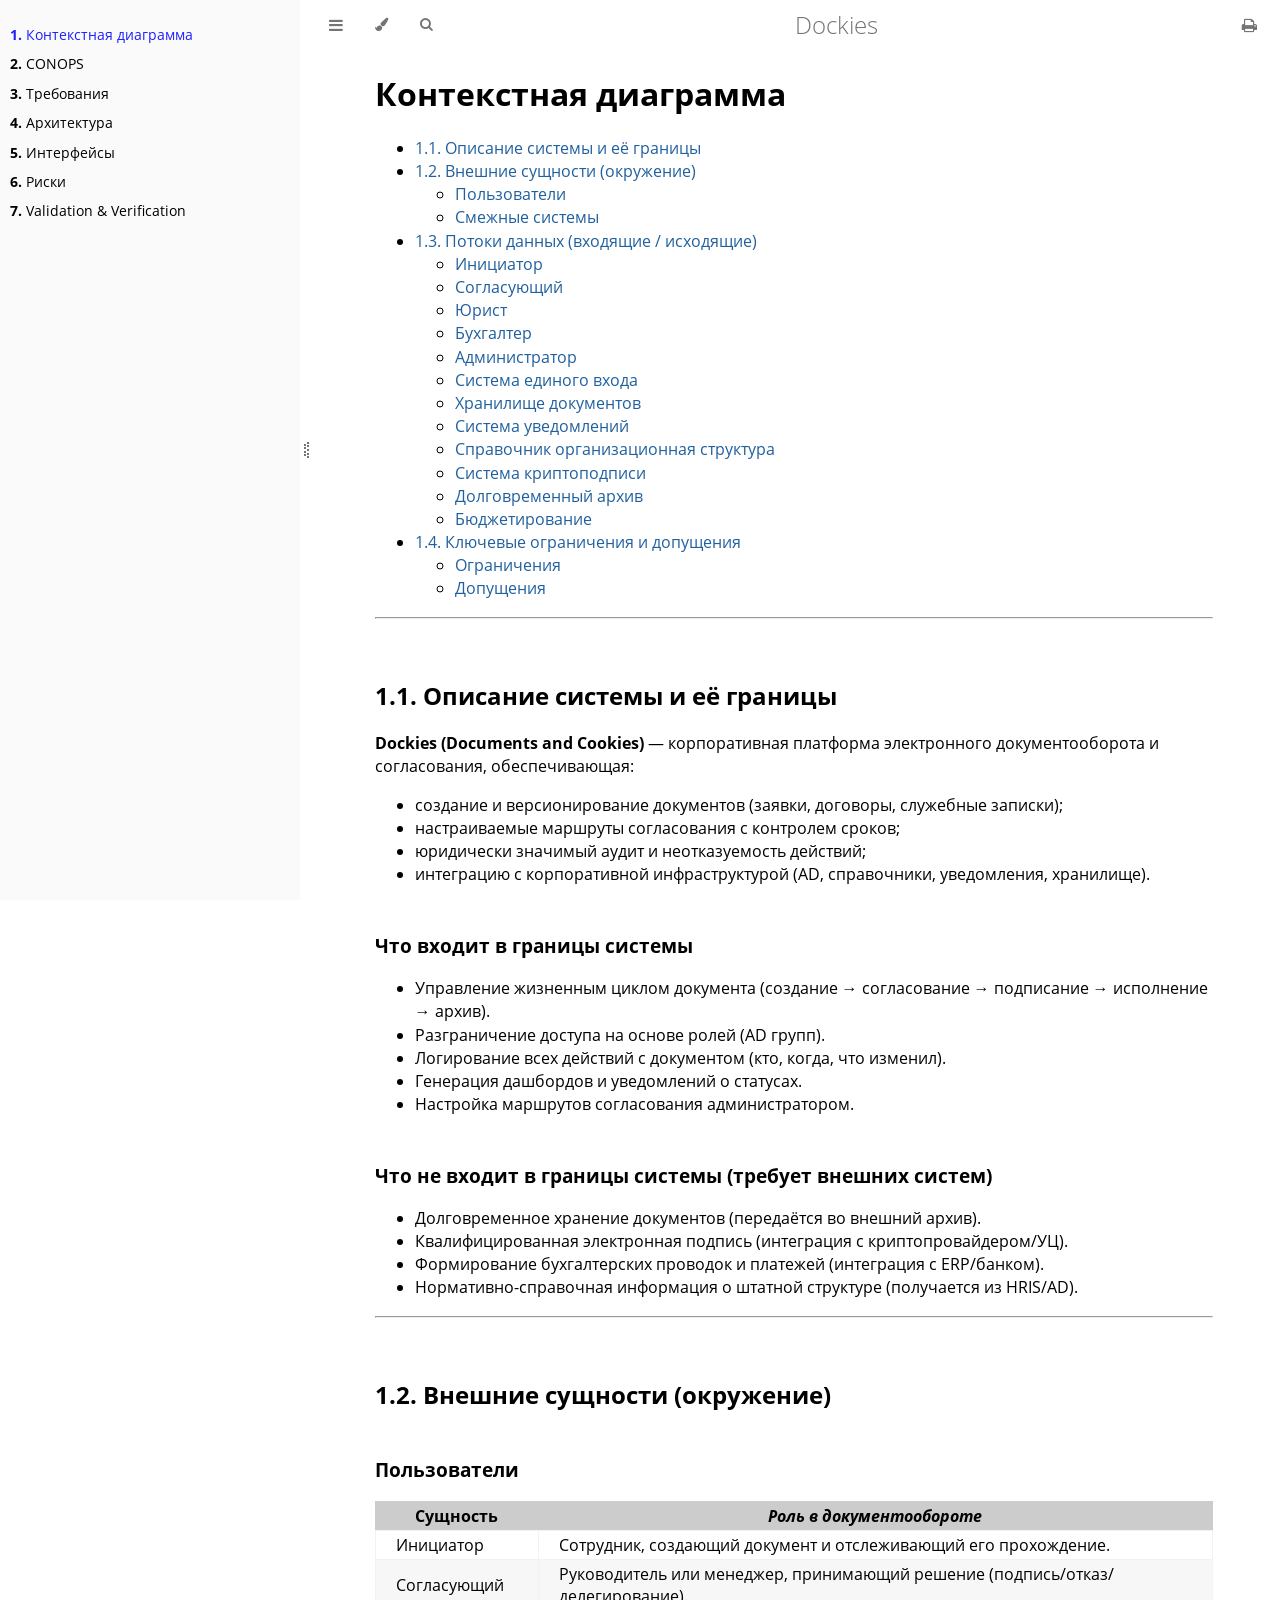
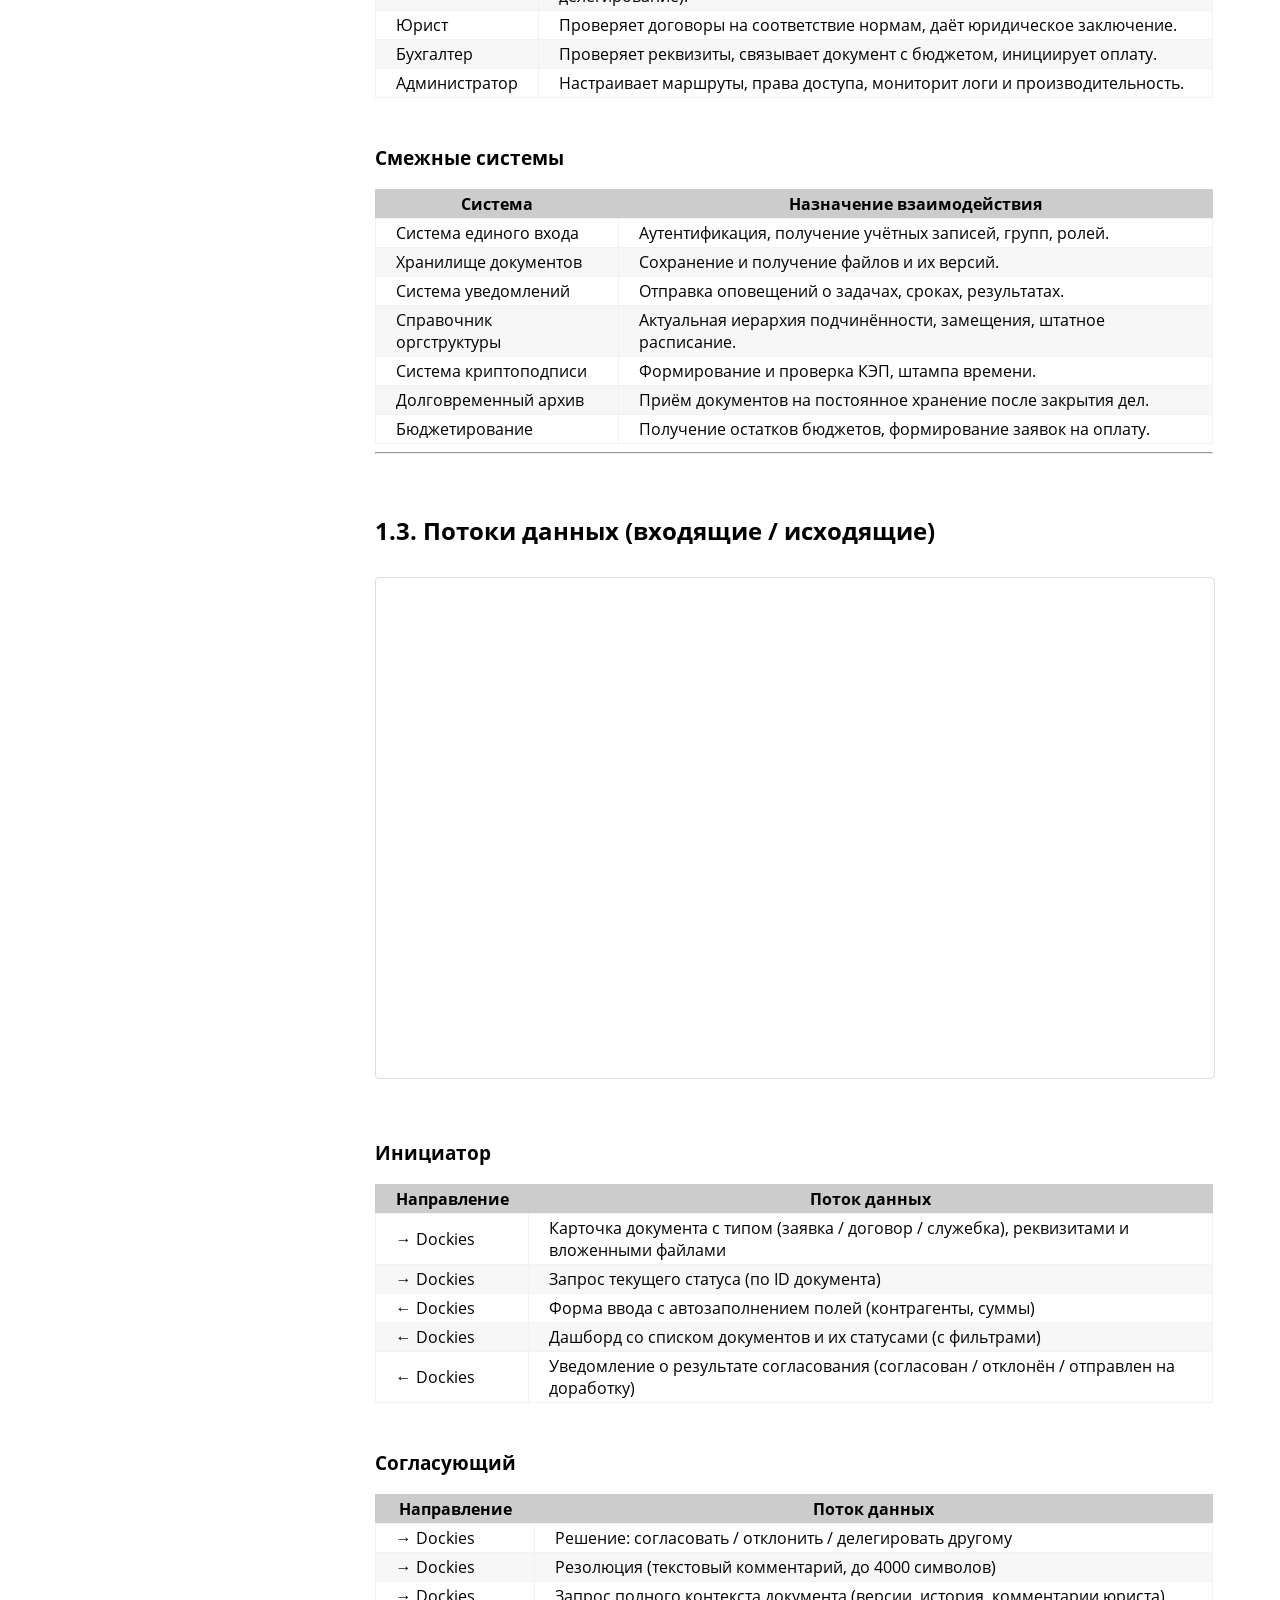
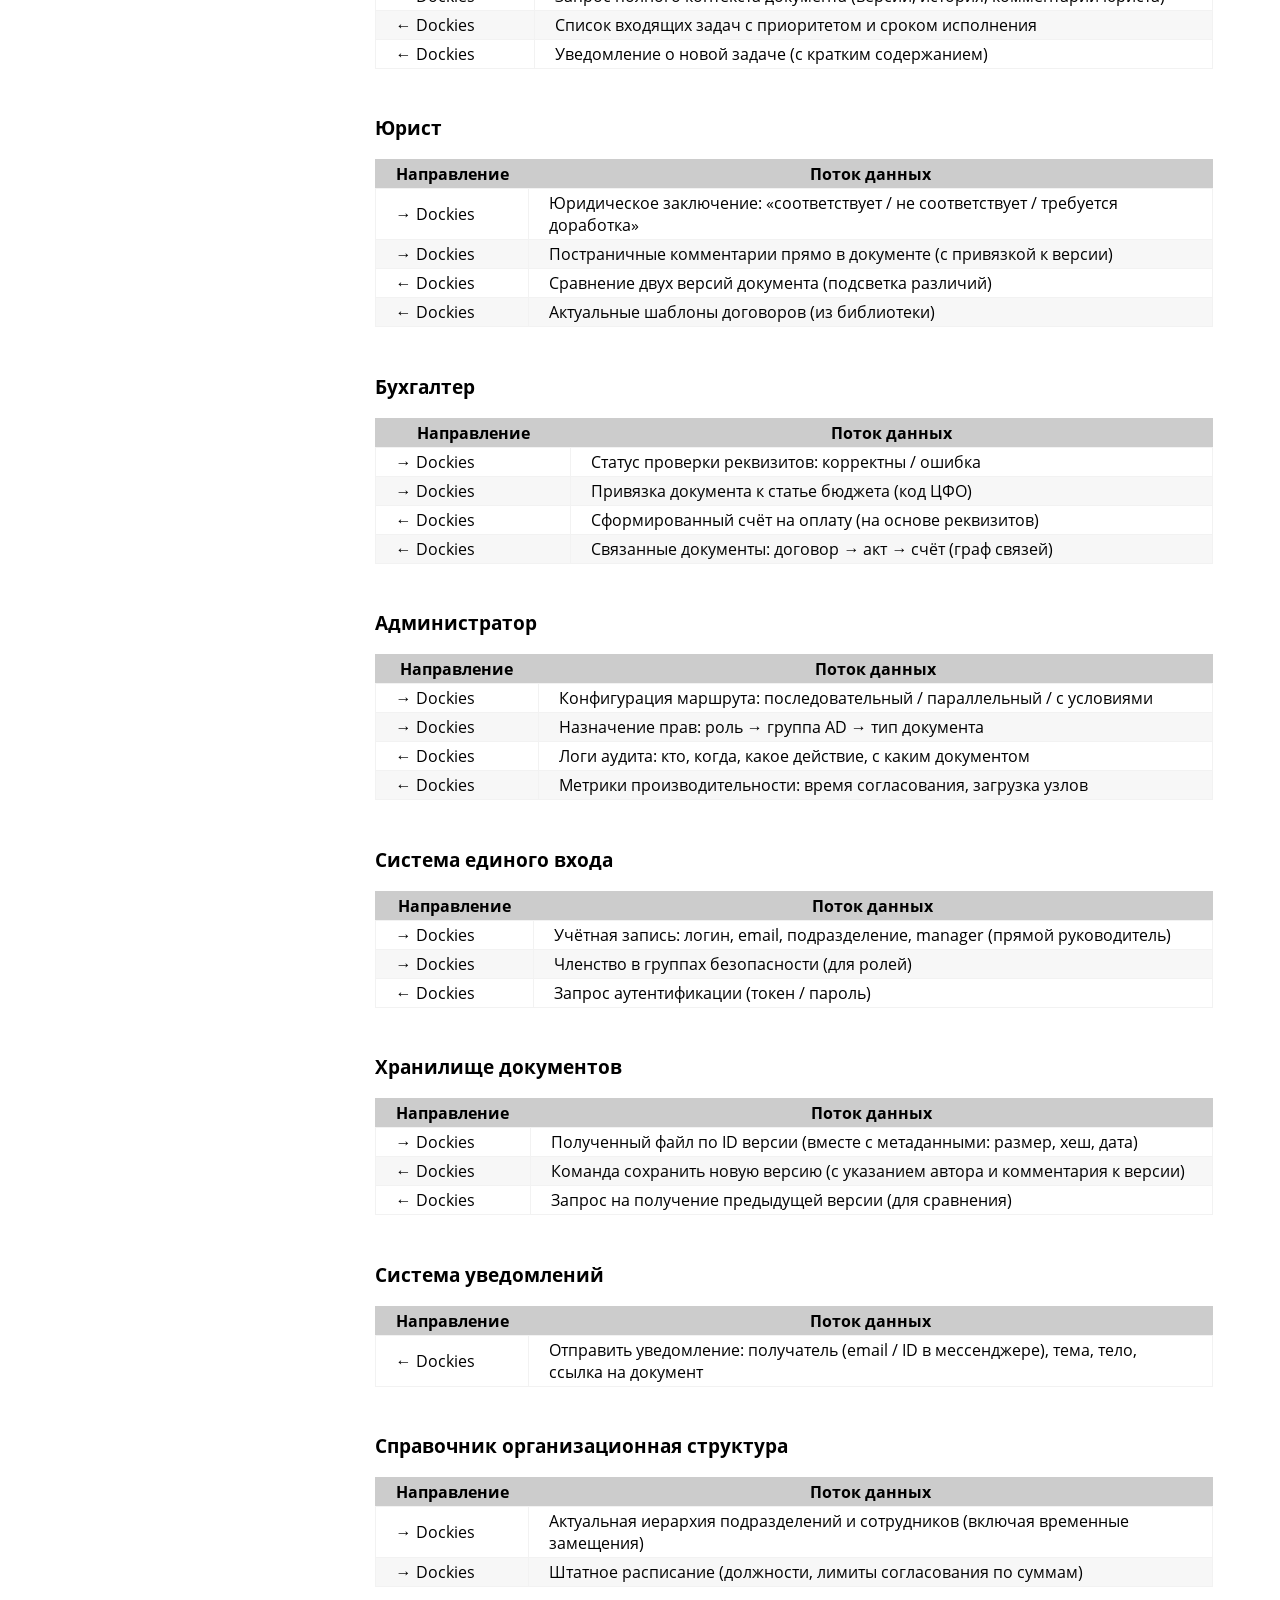
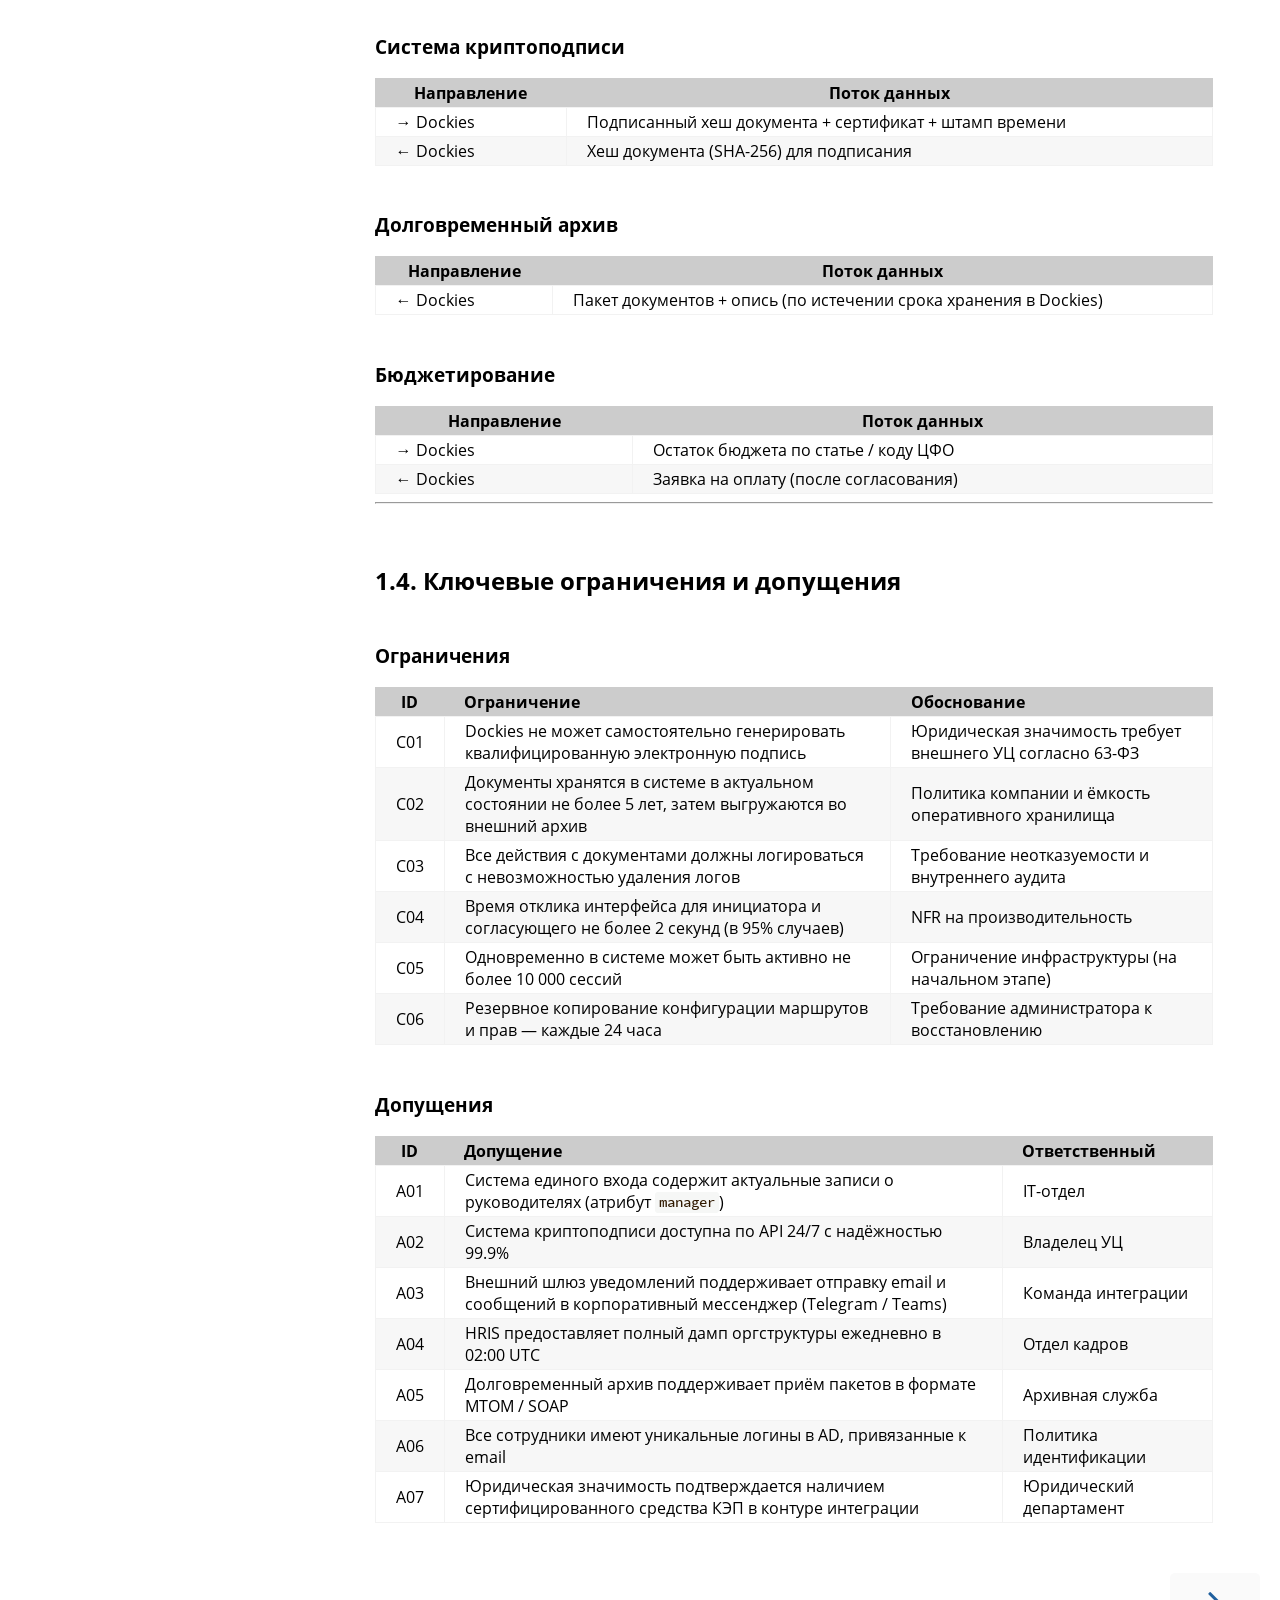
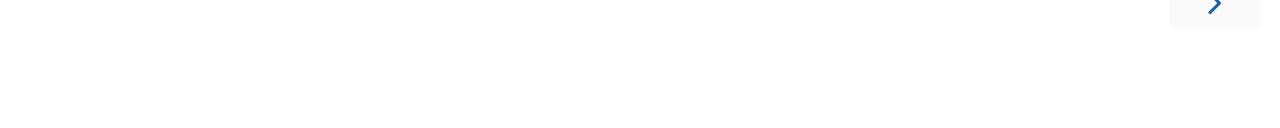
<file: index.html>
<!DOCTYPE HTML>
<html lang="ru" class="light sidebar-visible" dir="ltr">
    <head>
        <!-- Book generated using mdBook -->
        <meta charset="UTF-8">
        <title>Контекстная диаграмма - Dockies</title>


        <!-- Custom HTML head -->

        <meta name="description" content="">
        <meta name="viewport" content="width=device-width, initial-scale=1">
        <meta name="theme-color" content="#ffffff">

        <link rel="icon" href="favicon.svg">
        <link rel="shortcut icon" href="favicon.png">
        <link rel="stylesheet" href="css/variables.css">
        <link rel="stylesheet" href="css/general.css">
        <link rel="stylesheet" href="css/chrome.css">
        <link rel="stylesheet" href="css/print.css" media="print">

        <!-- Fonts -->
        <link rel="stylesheet" href="FontAwesome/css/font-awesome.css">
        <link rel="stylesheet" href="fonts/fonts.css">

        <!-- Highlight.js Stylesheets -->
        <link rel="stylesheet" id="highlight-css" href="highlight.css">
        <link rel="stylesheet" id="tomorrow-night-css" href="tomorrow-night.css">
        <link rel="stylesheet" id="ayu-highlight-css" href="ayu-highlight.css">

        <!-- Custom theme stylesheets -->
        <link rel="stylesheet" href="src/_assets/custom.css">


        <!-- Provide site root and default themes to javascript -->
        <script>
            const path_to_root = "";
            const default_light_theme = "light";
            const default_dark_theme = "navy";
            window.path_to_searchindex_js = "searchindex.js";
        </script>
        <!-- Start loading toc.js asap -->
        <script src="toc.js"></script>
    </head>
    <body>
    <div id="mdbook-help-container">
        <div id="mdbook-help-popup">
            <h2 class="mdbook-help-title">Keyboard shortcuts</h2>
            <div>
                <p>Press <kbd>←</kbd> or <kbd>→</kbd> to navigate between chapters</p>
                <p>Press <kbd>S</kbd> or <kbd>/</kbd> to search in the book</p>
                <p>Press <kbd>?</kbd> to show this help</p>
                <p>Press <kbd>Esc</kbd> to hide this help</p>
            </div>
        </div>
    </div>
    <div id="body-container">
        <!-- Work around some values being stored in localStorage wrapped in quotes -->
        <script>
            try {
                let theme = localStorage.getItem('mdbook-theme');
                let sidebar = localStorage.getItem('mdbook-sidebar');

                if (theme.startsWith('"') && theme.endsWith('"')) {
                    localStorage.setItem('mdbook-theme', theme.slice(1, theme.length - 1));
                }

                if (sidebar.startsWith('"') && sidebar.endsWith('"')) {
                    localStorage.setItem('mdbook-sidebar', sidebar.slice(1, sidebar.length - 1));
                }
            } catch (e) { }
        </script>

        <!-- Set the theme before any content is loaded, prevents flash -->
        <script>
            const default_theme = window.matchMedia("(prefers-color-scheme: dark)").matches ? default_dark_theme : default_light_theme;
            let theme;
            try { theme = localStorage.getItem('mdbook-theme'); } catch(e) { }
            if (theme === null || theme === undefined) { theme = default_theme; }
            const html = document.documentElement;
            html.classList.remove('light')
            html.classList.add(theme);
            html.classList.add("js");
        </script>

        <input type="checkbox" id="sidebar-toggle-anchor" class="hidden">

        <!-- Hide / unhide sidebar before it is displayed -->
        <script>
            let sidebar = null;
            const sidebar_toggle = document.getElementById("sidebar-toggle-anchor");
            if (document.body.clientWidth >= 1080) {
                try { sidebar = localStorage.getItem('mdbook-sidebar'); } catch(e) { }
                sidebar = sidebar || 'visible';
            } else {
                sidebar = 'hidden';
                sidebar_toggle.checked = false;
            }
            if (sidebar === 'visible') {
                sidebar_toggle.checked = true;
            } else {
                html.classList.remove('sidebar-visible');
            }
        </script>

        <nav id="sidebar" class="sidebar" aria-label="Table of contents">
            <!-- populated by js -->
            <mdbook-sidebar-scrollbox class="sidebar-scrollbox"></mdbook-sidebar-scrollbox>
            <noscript>
                <iframe class="sidebar-iframe-outer" src="toc.html"></iframe>
            </noscript>
            <div id="sidebar-resize-handle" class="sidebar-resize-handle">
                <div class="sidebar-resize-indicator"></div>
            </div>
        </nav>

        <div id="page-wrapper" class="page-wrapper">

            <div class="page">
                <div id="menu-bar-hover-placeholder"></div>
                <div id="menu-bar" class="menu-bar sticky">
                    <div class="left-buttons">
                        <label id="sidebar-toggle" class="icon-button" for="sidebar-toggle-anchor" title="Toggle Table of Contents" aria-label="Toggle Table of Contents" aria-controls="sidebar">
                            <i class="fa fa-bars"></i>
                        </label>
                        <button id="theme-toggle" class="icon-button" type="button" title="Change theme" aria-label="Change theme" aria-haspopup="true" aria-expanded="false" aria-controls="theme-list">
                            <i class="fa fa-paint-brush"></i>
                        </button>
                        <ul id="theme-list" class="theme-popup" aria-label="Themes" role="menu">
                            <li role="none"><button role="menuitem" class="theme" id="default_theme">Auto</button></li>
                            <li role="none"><button role="menuitem" class="theme" id="light">Light</button></li>
                            <li role="none"><button role="menuitem" class="theme" id="rust">Rust</button></li>
                            <li role="none"><button role="menuitem" class="theme" id="coal">Coal</button></li>
                            <li role="none"><button role="menuitem" class="theme" id="navy">Navy</button></li>
                            <li role="none"><button role="menuitem" class="theme" id="ayu">Ayu</button></li>
                        </ul>
                        <button id="search-toggle" class="icon-button" type="button" title="Search (`/`)" aria-label="Toggle Searchbar" aria-expanded="false" aria-keyshortcuts="/ s" aria-controls="searchbar">
                            <i class="fa fa-search"></i>
                        </button>
                    </div>

                    <h1 class="menu-title">Dockies</h1>

                    <div class="right-buttons">
                        <a href="print.html" title="Print this book" aria-label="Print this book">
                            <i id="print-button" class="fa fa-print"></i>
                        </a>

                    </div>
                </div>

                <div id="search-wrapper" class="hidden">
                    <form id="searchbar-outer" class="searchbar-outer">
                        <div class="search-wrapper">
                            <input type="search" id="searchbar" name="searchbar" placeholder="Search this book ..." aria-controls="searchresults-outer" aria-describedby="searchresults-header">
                            <div class="spinner-wrapper">
                                <i class="fa fa-spinner fa-spin"></i>
                            </div>
                        </div>
                    </form>
                    <div id="searchresults-outer" class="searchresults-outer hidden">
                        <div id="searchresults-header" class="searchresults-header"></div>
                        <ul id="searchresults">
                        </ul>
                    </div>
                </div>

                <!-- Apply ARIA attributes after the sidebar and the sidebar toggle button are added to the DOM -->
                <script>
                    document.getElementById('sidebar-toggle').setAttribute('aria-expanded', sidebar === 'visible');
                    document.getElementById('sidebar').setAttribute('aria-hidden', sidebar !== 'visible');
                    Array.from(document.querySelectorAll('#sidebar a')).forEach(function(link) {
                        link.setAttribute('tabIndex', sidebar === 'visible' ? 0 : -1);
                    });
                </script>

                <div id="content" class="content">
                    <main>
                        <h1 id="Контекстная-диаграмма"><a class="header" href="#Контекстная-диаграмма">Контекстная диаграмма</a></h1>
<ul>
<li><a href="#11-%D0%BE%D0%BF%D0%B8%D1%81%D0%B0%D0%BD%D0%B8%D0%B5-%D1%81%D0%B8%D1%81%D1%82%D0%B5%D0%BC%D1%8B-%D0%B8-%D0%B5%D1%91-%D0%B3%D1%80%D0%B0%D0%BD%D0%B8%D1%86%D1%8B">1.1. Описание системы и её границы</a></li>
<li><a href="#12-%D0%B2%D0%BD%D0%B5%D1%88%D0%BD%D0%B8%D0%B5-%D1%81%D1%83%D1%89%D0%BD%D0%BE%D1%81%D1%82%D0%B8-%D0%BE%D0%BA%D1%80%D1%83%D0%B6%D0%B5%D0%BD%D0%B8%D0%B5">1.2. Внешние сущности (окружение)</a>
<ul>
<li><a href="#%D0%BF%D0%BE%D0%BB%D1%8C%D0%B7%D0%BE%D0%B2%D0%B0%D1%82%D0%B5%D0%BB%D0%B8">Пользователи</a></li>
<li><a href="#%D1%81%D0%BC%D0%B5%D0%B6%D0%BD%D1%8B%D0%B5-%D1%81%D0%B8%D1%81%D1%82%D0%B5%D0%BC%D1%8B">Смежные системы</a></li>
</ul>
</li>
<li><a href="#13-%D0%BF%D0%BE%D1%82%D0%BE%D0%BA%D0%B8-%D0%B4%D0%B0%D0%BD%D0%BD%D1%8B%D1%85-%D0%B2%D1%85%D0%BE%D0%B4%D1%8F%D1%89%D0%B8%D0%B5--%D0%B8%D1%81%D1%85%D0%BE%D0%B4%D1%8F%D1%89%D0%B8%D0%B5">1.3. Потоки данных (входящие / исходящие)</a>
<ul>
<li><a href="#%D0%B8%D0%BD%D0%B8%D1%86%D0%B8%D0%B0%D1%82%D0%BE%D1%80">Инициатор</a></li>
<li><a href="#%D1%81%D0%BE%D0%B3%D0%BB%D0%B0%D1%81%D1%83%D1%8E%D1%89%D0%B8%D0%B9">Согласующий</a></li>
<li><a href="#%D1%8E%D1%80%D0%B8%D1%81%D1%82">Юрист</a></li>
<li><a href="#%D0%B1%D1%83%D1%85%D0%B3%D0%B0%D0%BB%D1%82%D0%B5%D1%80">Бухгалтер</a></li>
<li><a href="#%D0%B0%D0%B4%D0%BC%D0%B8%D0%BD%D0%B8%D1%81%D1%82%D1%80%D0%B0%D1%82%D0%BE%D1%80">Администратор</a></li>
<li><a href="#%D1%81%D0%B8%D1%81%D1%82%D0%B5%D0%BC%D0%B0-%D0%B5%D0%B4%D0%B8%D0%BD%D0%BE%D0%B3%D0%BE-%D0%B2%D1%85%D0%BE%D0%B4%D0%B0">Система единого входа</a></li>
<li><a href="#%D1%85%D1%80%D0%B0%D0%BD%D0%B8%D0%BB%D0%B8%D1%89%D0%B5-%D0%B4%D0%BE%D0%BA%D1%83%D0%BC%D0%B5%D0%BD%D1%82%D0%BE%D0%B2">Хранилище документов</a></li>
<li><a href="#%D1%81%D0%B8%D1%81%D1%82%D0%B5%D0%BC%D0%B0-%D1%83%D0%B2%D0%B5%D0%B4%D0%BE%D0%BC%D0%BB%D0%B5%D0%BD%D0%B8%D0%B9">Система уведомлений</a></li>
<li><a href="#%D1%81%D0%BF%D1%80%D0%B0%D0%B2%D0%BE%D1%87%D0%BD%D0%B8%D0%BA-%D0%BE%D1%80%D0%B3%D0%B0%D0%BD%D0%B8%D0%B7%D0%B0%D1%86%D0%B8%D0%BE%D0%BD%D0%BD%D0%B0%D1%8F-%D1%81%D1%82%D1%80%D1%83%D0%BA%D1%82%D1%83%D1%80%D0%B0">Справочник организационная структура</a></li>
<li><a href="#%D1%81%D0%B8%D1%81%D1%82%D0%B5%D0%BC%D0%B0-%D0%BA%D1%80%D0%B8%D0%BF%D1%82%D0%BE%D0%BF%D0%BE%D0%B4%D0%BF%D0%B8%D1%81%D0%B8">Система криптоподписи</a></li>
<li><a href="#%D0%B4%D0%BE%D0%BB%D0%B3%D0%BE%D0%B2%D1%80%D0%B5%D0%BC%D0%B5%D0%BD%D0%BD%D1%8B%D0%B9-%D0%B0%D1%80%D1%85%D0%B8%D0%B2">Долговременный архив</a></li>
<li><a href="#%D0%B1%D1%8E%D0%B4%D0%B6%D0%B5%D1%82%D0%B8%D1%80%D0%BE%D0%B2%D0%B0%D0%BD%D0%B8%D0%B5">Бюджетирование</a></li>
</ul>
</li>
<li><a href="#14-%D0%BA%D0%BB%D1%8E%D1%87%D0%B5%D0%B2%D1%8B%D0%B5-%D0%BE%D0%B3%D1%80%D0%B0%D0%BD%D0%B8%D1%87%D0%B5%D0%BD%D0%B8%D1%8F-%D0%B8-%D0%B4%D0%BE%D0%BF%D1%83%D1%89%D0%B5%D0%BD%D0%B8%D1%8F">1.4. Ключевые ограничения и допущения</a>
<ul>
<li><a href="#%D0%BE%D0%B3%D1%80%D0%B0%D0%BD%D0%B8%D1%87%D0%B5%D0%BD%D0%B8%D1%8F">Ограничения</a></li>
<li><a href="#%D0%B4%D0%BE%D0%BF%D1%83%D1%89%D0%B5%D0%BD%D0%B8%D1%8F">Допущения</a></li>
</ul>
</li>
</ul>
<hr />
<h2 id="11-Описание-системы-и-её-границы"><a class="header" href="#11-Описание-системы-и-её-границы">1.1. Описание системы и её границы</a></h2>
<p><strong>Dockies (Documents and Cookies)</strong> — корпоративная платформа электронного документооборота и согласования, обеспечивающая:</p>
<ul>
<li>создание и версионирование документов (заявки, договоры, служебные записки);</li>
<li>настраиваемые маршруты согласования с контролем сроков;</li>
<li>юридически значимый аудит и неотказуемость действий;</li>
<li>интеграцию с корпоративной инфраструктурой (AD, справочники, уведомления, хранилище).</li>
</ul>
<h3 id="Что-входит-в-границы-системы"><a class="header" href="#Что-входит-в-границы-системы">Что входит в границы системы</a></h3>
<ul>
<li>Управление жизненным циклом документа (создание → согласование → подписание → исполнение → архив).</li>
<li>Разграничение доступа на основе ролей (AD групп).</li>
<li>Логирование всех действий с документом (кто, когда, что изменил).</li>
<li>Генерация дашбордов и уведомлений о статусах.</li>
<li>Настройка маршрутов согласования администратором.</li>
</ul>
<h3 id="Что-не-входит-в-границы-системы-требует-внешних-систем"><a class="header" href="#Что-не-входит-в-границы-системы-требует-внешних-систем">Что не входит в границы системы (требует внешних систем)</a></h3>
<ul>
<li>Долговременное хранение документов (передаётся во внешний архив).</li>
<li>Квалифицированная электронная подпись (интеграция с криптопровайдером/УЦ).</li>
<li>Формирование бухгалтерских проводок и платежей (интеграция с ERP/банком).</li>
<li>Нормативно-справочная информация о штатной структуре (получается из HRIS/AD).</li>
</ul>
<hr />
<h2 id="12-Внешние-сущности-окружение"><a class="header" href="#12-Внешние-сущности-окружение">1.2. Внешние сущности (окружение)</a></h2>
<h3 id="Пользователи"><a class="header" href="#Пользователи">Пользователи</a></h3>
<div class="table-wrapper"><table><thead><tr><th><strong>Сущность</strong></th><th><em><strong>Роль в документообороте</strong></em></th></tr></thead><tbody>
<tr><td>Инициатор</td><td>Сотрудник, создающий документ и отслеживающий его прохождение.</td></tr>
<tr><td>Согласующий</td><td>Руководитель или менеджер, принимающий решение (подпись/отказ/делегирование).</td></tr>
<tr><td>Юрист</td><td>Проверяет договоры на соответствие нормам, даёт юридическое заключение.</td></tr>
<tr><td>Бухгалтер</td><td>Проверяет реквизиты, связывает документ с бюджетом, инициирует оплату.</td></tr>
<tr><td>Администратор</td><td>Настраивает маршруты, права доступа, мониторит логи и производительность.</td></tr>
</tbody></table>
</div>
<h3 id="Смежные-системы"><a class="header" href="#Смежные-системы">Смежные системы</a></h3>
<div class="table-wrapper"><table><thead><tr><th><strong>Система</strong></th><th><strong>Назначение взаимодействия</strong></th></tr></thead><tbody>
<tr><td>Система единого входа</td><td>Аутентификация, получение учётных записей, групп, ролей.</td></tr>
<tr><td>Хранилище документов</td><td>Сохранение и получение файлов и их версий.</td></tr>
<tr><td>Система уведомлений</td><td>Отправка оповещений о задачах, сроках, результатах.</td></tr>
<tr><td>Справочник оргструктуры</td><td>Актуальная иерархия подчинённости, замещения, штатное расписание.</td></tr>
<tr><td>Система криптоподписи</td><td>Формирование и проверка КЭП, штампа времени.</td></tr>
<tr><td>Долговременный архив</td><td>Приём документов на постоянное хранение после закрытия дел.</td></tr>
<tr><td>Бюджетирование</td><td>Получение остатков бюджетов, формирование заявок на оплату.</td></tr>
</tbody></table>
</div>
<hr />
<h2 id="13-Потоки-данных-входящие--исходящие"><a class="header" href="#13-Потоки-данных-входящие--исходящие">1.3. Потоки данных (входящие / исходящие)</a></h2>
<iframe class="drawio-viewer" src="https://viewer.diagrams.net/?highlight=0000ff&edit=_blank&layers=1&nav=1&title=diagram&url=https://raw.githubusercontent.com/TwilightWolvesCorporation/system-engineering-playbook/main/src/diagrams/DockiesDiagramsContext.drawio"></iframe>
<h3 id="Инициатор"><a class="header" href="#Инициатор">Инициатор</a></h3>
<div class="table-wrapper"><table><thead><tr><th><strong>Направление</strong></th><th><strong>Поток данных</strong></th></tr></thead><tbody>
<tr><td>→ Dockies</td><td>Карточка документа с типом (заявка / договор / служебка), реквизитами и вложенными файлами</td></tr>
<tr><td>→ Dockies</td><td>Запрос текущего статуса (по ID документа)</td></tr>
<tr><td>← Dockies</td><td>Форма ввода с автозаполнением полей (контрагенты, суммы)</td></tr>
<tr><td>← Dockies</td><td>Дашборд со списком документов и их статусами (с фильтрами)</td></tr>
<tr><td>← Dockies</td><td>Уведомление о результате согласования (согласован / отклонён / отправлен на доработку)</td></tr>
</tbody></table>
</div>
<h3 id="Согласующий"><a class="header" href="#Согласующий">Согласующий</a></h3>
<div class="table-wrapper"><table><thead><tr><th><strong>Направление</strong></th><th><strong>Поток данных</strong></th></tr></thead><tbody>
<tr><td>→ Dockies</td><td>Решение: согласовать / отклонить / делегировать другому</td></tr>
<tr><td>→ Dockies</td><td>Резолюция (текстовый комментарий, до 4000 символов)</td></tr>
<tr><td>→ Dockies</td><td>Запрос полного контекста документа (версии, история, комментарии юриста)</td></tr>
<tr><td>← Dockies</td><td>Список входящих задач с приоритетом и сроком исполнения</td></tr>
<tr><td>← Dockies</td><td>Уведомление о новой задаче (с кратким содержанием)</td></tr>
</tbody></table>
</div>
<h3 id="Юрист"><a class="header" href="#Юрист">Юрист</a></h3>
<div class="table-wrapper"><table><thead><tr><th><strong>Направление</strong></th><th><strong>Поток данных</strong></th></tr></thead><tbody>
<tr><td>→ Dockies</td><td>Юридическое заключение: «соответствует / не соответствует / требуется доработка»</td></tr>
<tr><td>→ Dockies</td><td>Постраничные комментарии прямо в документе (с привязкой к версии)</td></tr>
<tr><td>← Dockies</td><td>Сравнение двух версий документа (подсветка различий)</td></tr>
<tr><td>← Dockies</td><td>Актуальные шаблоны договоров (из библиотеки)</td></tr>
</tbody></table>
</div>
<h3 id="Бухгалтер"><a class="header" href="#Бухгалтер">Бухгалтер</a></h3>
<div class="table-wrapper"><table><thead><tr><th><strong>Направление</strong></th><th><strong>Поток данных</strong></th></tr></thead><tbody>
<tr><td>→ Dockies</td><td>Статус проверки реквизитов: корректны / ошибка</td></tr>
<tr><td>→ Dockies</td><td>Привязка документа к статье бюджета (код ЦФО)</td></tr>
<tr><td>← Dockies</td><td>Сформированный счёт на оплату (на основе реквизитов)</td></tr>
<tr><td>← Dockies</td><td>Связанные документы: договор → акт → счёт (граф связей)</td></tr>
</tbody></table>
</div>
<h3 id="Администратор"><a class="header" href="#Администратор">Администратор</a></h3>
<div class="table-wrapper"><table><thead><tr><th><strong>Направление</strong></th><th><strong>Поток данных</strong></th></tr></thead><tbody>
<tr><td>→ Dockies</td><td>Конфигурация маршрута: последовательный / параллельный / с условиями</td></tr>
<tr><td>→ Dockies</td><td>Назначение прав: роль → группа AD → тип документа</td></tr>
<tr><td>← Dockies</td><td>Логи аудита: кто, когда, какое действие, с каким документом</td></tr>
<tr><td>← Dockies</td><td>Метрики производительности: время согласования, загрузка узлов</td></tr>
</tbody></table>
</div>
<h3 id="Система-единого-входа"><a class="header" href="#Система-единого-входа">Система единого входа</a></h3>
<div class="table-wrapper"><table><thead><tr><th><strong>Направление</strong></th><th><strong>Поток данных</strong></th></tr></thead><tbody>
<tr><td>→ Dockies</td><td>Учётная запись: логин, email, подразделение, manager (прямой руководитель)</td></tr>
<tr><td>→ Dockies</td><td>Членство в группах безопасности (для ролей)</td></tr>
<tr><td>← Dockies</td><td>Запрос аутентификации (токен / пароль)</td></tr>
</tbody></table>
</div>
<h3 id="Хранилище-документов"><a class="header" href="#Хранилище-документов">Хранилище документов</a></h3>
<div class="table-wrapper"><table><thead><tr><th><strong>Направление</strong></th><th><strong>Поток данных</strong></th></tr></thead><tbody>
<tr><td>→ Dockies</td><td>Полученный файл по ID версии (вместе с метаданными: размер, хеш, дата)</td></tr>
<tr><td>← Dockies</td><td>Команда сохранить новую версию (с указанием автора и комментария к версии)</td></tr>
<tr><td>← Dockies</td><td>Запрос на получение предыдущей версии (для сравнения)</td></tr>
</tbody></table>
</div>
<h3 id="Система-уведомлений"><a class="header" href="#Система-уведомлений">Система уведомлений</a></h3>
<div class="table-wrapper"><table><thead><tr><th><strong>Направление</strong></th><th><strong>Поток данных</strong></th></tr></thead><tbody>
<tr><td>← Dockies</td><td>Отправить уведомление: получатель (email / ID в мессенджере), тема, тело, ссылка на документ</td></tr>
</tbody></table>
</div>
<h3 id="Справочник-организационная-структура"><a class="header" href="#Справочник-организационная-структура">Справочник организационная структура</a></h3>
<div class="table-wrapper"><table><thead><tr><th><strong>Направление</strong></th><th><strong>Поток данных</strong></th></tr></thead><tbody>
<tr><td>→ Dockies</td><td>Актуальная иерархия подразделений и сотрудников (включая временные замещения)</td></tr>
<tr><td>→ Dockies</td><td>Штатное расписание (должности, лимиты согласования по суммам)</td></tr>
</tbody></table>
</div>
<h3 id="Система-криптоподписи"><a class="header" href="#Система-криптоподписи">Система криптоподписи</a></h3>
<div class="table-wrapper"><table><thead><tr><th><strong>Направление</strong></th><th><strong>Поток данных</strong></th></tr></thead><tbody>
<tr><td>→ Dockies</td><td>Подписанный хеш документа + сертификат + штамп времени</td></tr>
<tr><td>← Dockies</td><td>Хеш документа (SHA-256) для подписания</td></tr>
</tbody></table>
</div>
<h3 id="Долговременный-архив"><a class="header" href="#Долговременный-архив">Долговременный архив</a></h3>
<div class="table-wrapper"><table><thead><tr><th><strong>Направление</strong></th><th><strong>Поток данных</strong></th></tr></thead><tbody>
<tr><td>← Dockies</td><td>Пакет документов + опись (по истечении срока хранения в Dockies)</td></tr>
</tbody></table>
</div>
<h3 id="Бюджетирование"><a class="header" href="#Бюджетирование">Бюджетирование</a></h3>
<div class="table-wrapper"><table><thead><tr><th><strong>Направление</strong></th><th><strong>Поток данных</strong></th></tr></thead><tbody>
<tr><td>→ Dockies</td><td>Остаток бюджета по статье / коду ЦФО</td></tr>
<tr><td>← Dockies</td><td>Заявка на оплату (после согласования)</td></tr>
</tbody></table>
</div>
<hr />
<h2 id="14-Ключевые-ограничения-и-допущения"><a class="header" href="#14-Ключевые-ограничения-и-допущения">1.4. Ключевые ограничения и допущения</a></h2>
<h3 id="Ограничения"><a class="header" href="#Ограничения">Ограничения</a></h3>
<div class="table-wrapper"><table><thead><tr><th style="text-align: center"><strong>ID</strong></th><th style="text-align: left"><strong>Ограничение</strong></th><th style="text-align: left"><strong>Обоснование</strong></th></tr></thead><tbody>
<tr><td style="text-align: center">C01</td><td style="text-align: left">Dockies не может самостоятельно генерировать квалифицированную электронную подпись</td><td style="text-align: left">Юридическая значимость требует внешнего УЦ согласно 63-ФЗ</td></tr>
<tr><td style="text-align: center">C02</td><td style="text-align: left">Документы хранятся в системе в актуальном состоянии не более 5 лет, затем выгружаются во внешний архив</td><td style="text-align: left">Политика компании и ёмкость оперативного хранилища</td></tr>
<tr><td style="text-align: center">C03</td><td style="text-align: left">Все действия с документами должны логироваться с невозможностью удаления логов</td><td style="text-align: left">Требование неотказуемости и внутреннего аудита</td></tr>
<tr><td style="text-align: center">C04</td><td style="text-align: left">Время отклика интерфейса для инициатора и согласующего не более 2 секунд (в 95% случаев)</td><td style="text-align: left">NFR на производительность</td></tr>
<tr><td style="text-align: center">C05</td><td style="text-align: left">Одновременно в системе может быть активно не более 10 000 сессий</td><td style="text-align: left">Ограничение инфраструктуры (на начальном этапе)</td></tr>
<tr><td style="text-align: center">C06</td><td style="text-align: left">Резервное копирование конфигурации маршрутов и прав — каждые 24 часа</td><td style="text-align: left">Требование администратора к восстановлению</td></tr>
</tbody></table>
</div>
<h3 id="Допущения"><a class="header" href="#Допущения">Допущения</a></h3>
<div class="table-wrapper"><table><thead><tr><th style="text-align: center"><strong>ID</strong></th><th style="text-align: left"><strong>Допущение</strong></th><th style="text-align: left"><strong>Ответственный</strong></th></tr></thead><tbody>
<tr><td style="text-align: center">A01</td><td style="text-align: left">Система единого входа содержит актуальные записи о руководителях (атрибут <code>manager</code>)</td><td style="text-align: left">IT-отдел</td></tr>
<tr><td style="text-align: center">A02</td><td style="text-align: left">Система криптоподписи доступна по API 24/7 с надёжностью 99.9%</td><td style="text-align: left">Владелец УЦ</td></tr>
<tr><td style="text-align: center">A03</td><td style="text-align: left">Внешний шлюз уведомлений поддерживает отправку email и сообщений в корпоративный мессенджер (Telegram / Teams)</td><td style="text-align: left">Команда интеграции</td></tr>
<tr><td style="text-align: center">A04</td><td style="text-align: left">HRIS предоставляет полный дамп оргструктуры ежедневно в 02:00 UTC</td><td style="text-align: left">Отдел кадров</td></tr>
<tr><td style="text-align: center">A05</td><td style="text-align: left">Долговременный архив поддерживает приём пакетов в формате MTOM / SOAP</td><td style="text-align: left">Архивная служба</td></tr>
<tr><td style="text-align: center">A06</td><td style="text-align: left">Все сотрудники имеют уникальные логины в AD, привязанные к email</td><td style="text-align: left">Политика идентификации</td></tr>
<tr><td style="text-align: center">A07</td><td style="text-align: left">Юридическая значимость подтверждается наличием сертифицированного средства КЭП в контуре интеграции</td><td style="text-align: left">Юридический департамент</td></tr>
</tbody></table>
</div>
                    </main>

                    <nav class="nav-wrapper" aria-label="Page navigation">
                        <!-- Mobile navigation buttons -->

                            <a rel="next prefetch" href="CONOPS.html" class="mobile-nav-chapters next" title="Next chapter" aria-label="Next chapter" aria-keyshortcuts="Right">
                                <i class="fa fa-angle-right"></i>
                            </a>

                        <div style="clear: both"></div>
                    </nav>
                </div>
            </div>

            <nav class="nav-wide-wrapper" aria-label="Page navigation">

                    <a rel="next prefetch" href="CONOPS.html" class="nav-chapters next" title="Next chapter" aria-label="Next chapter" aria-keyshortcuts="Right">
                        <i class="fa fa-angle-right"></i>
                    </a>
            </nav>

        </div>




        <script>
            window.playground_copyable = true;
        </script>


        <script src="elasticlunr.min.js"></script>
        <script src="mark.min.js"></script>
        <script src="searcher.js"></script>

        <script src="clipboard.min.js"></script>
        <script src="highlight.js"></script>
        <script src="book.js"></script>

        <!-- Custom JS scripts -->



    </div>
    </body>
</html>
</file>
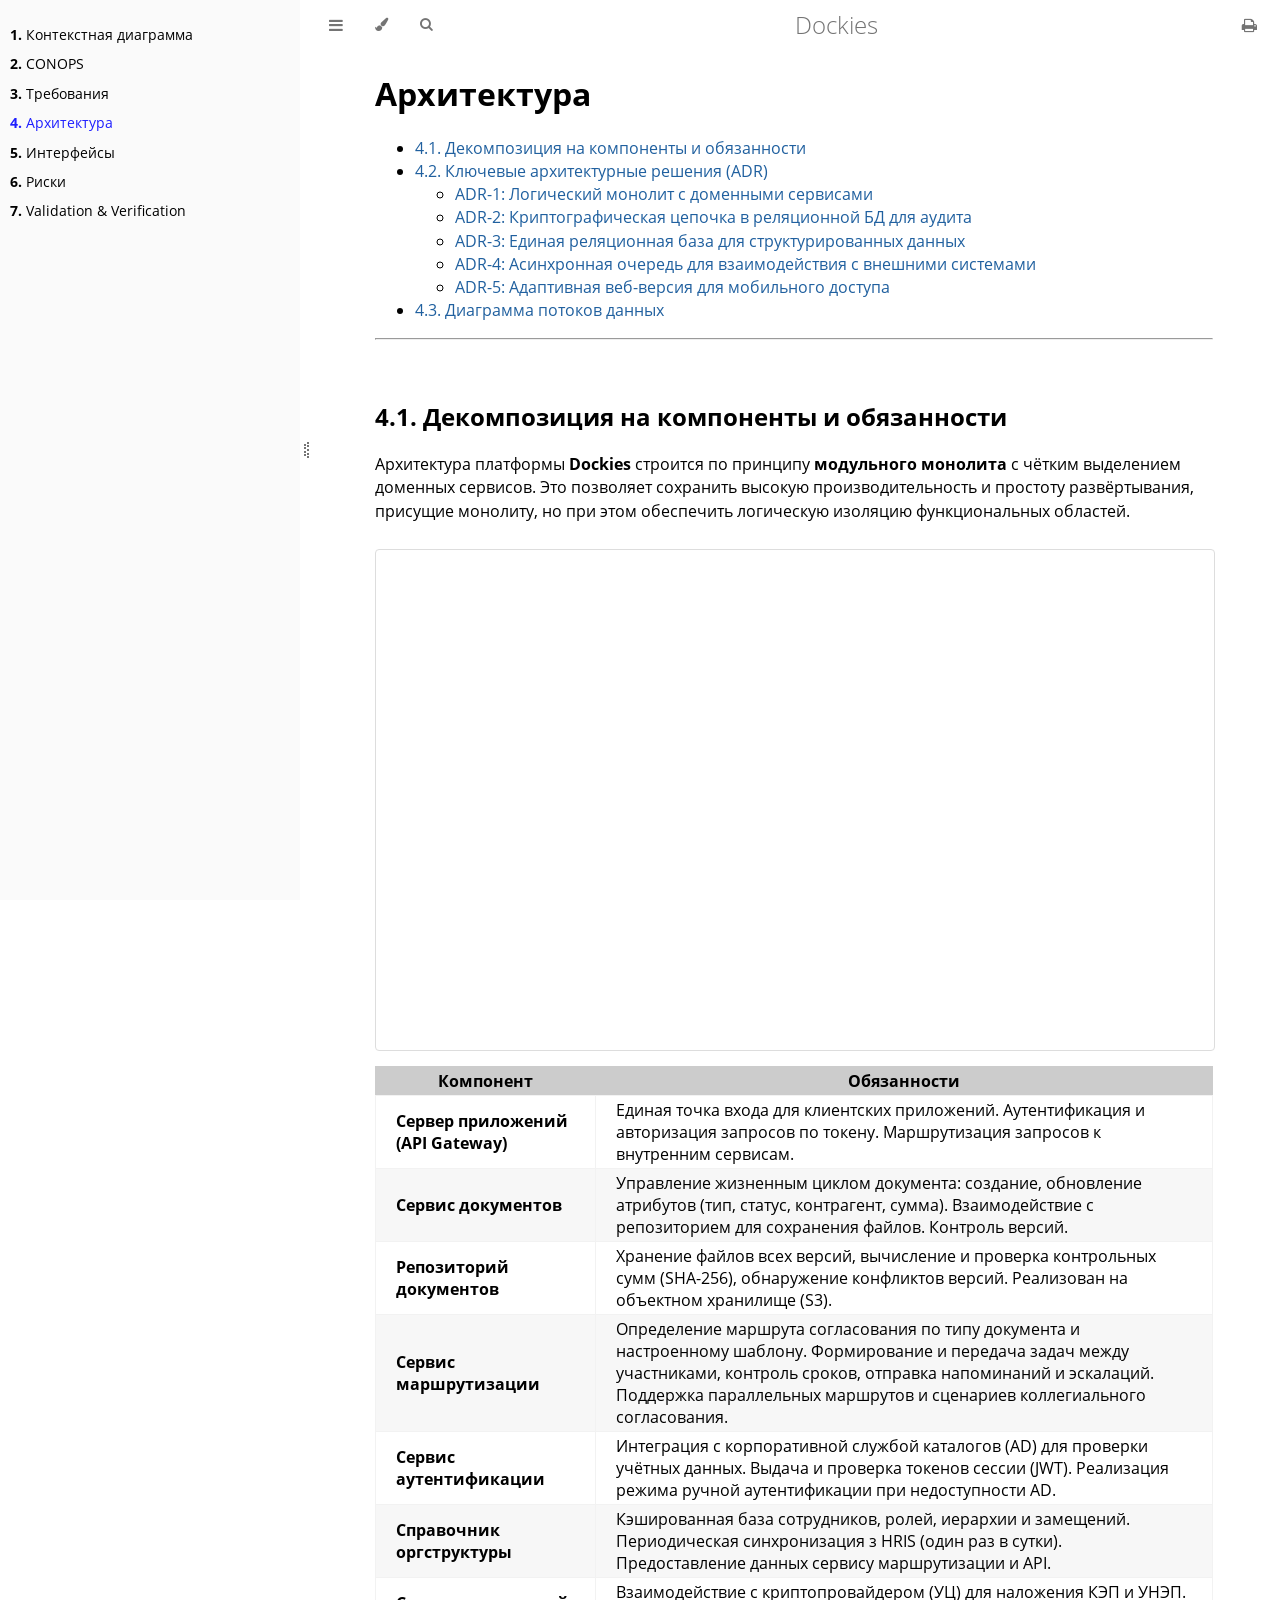
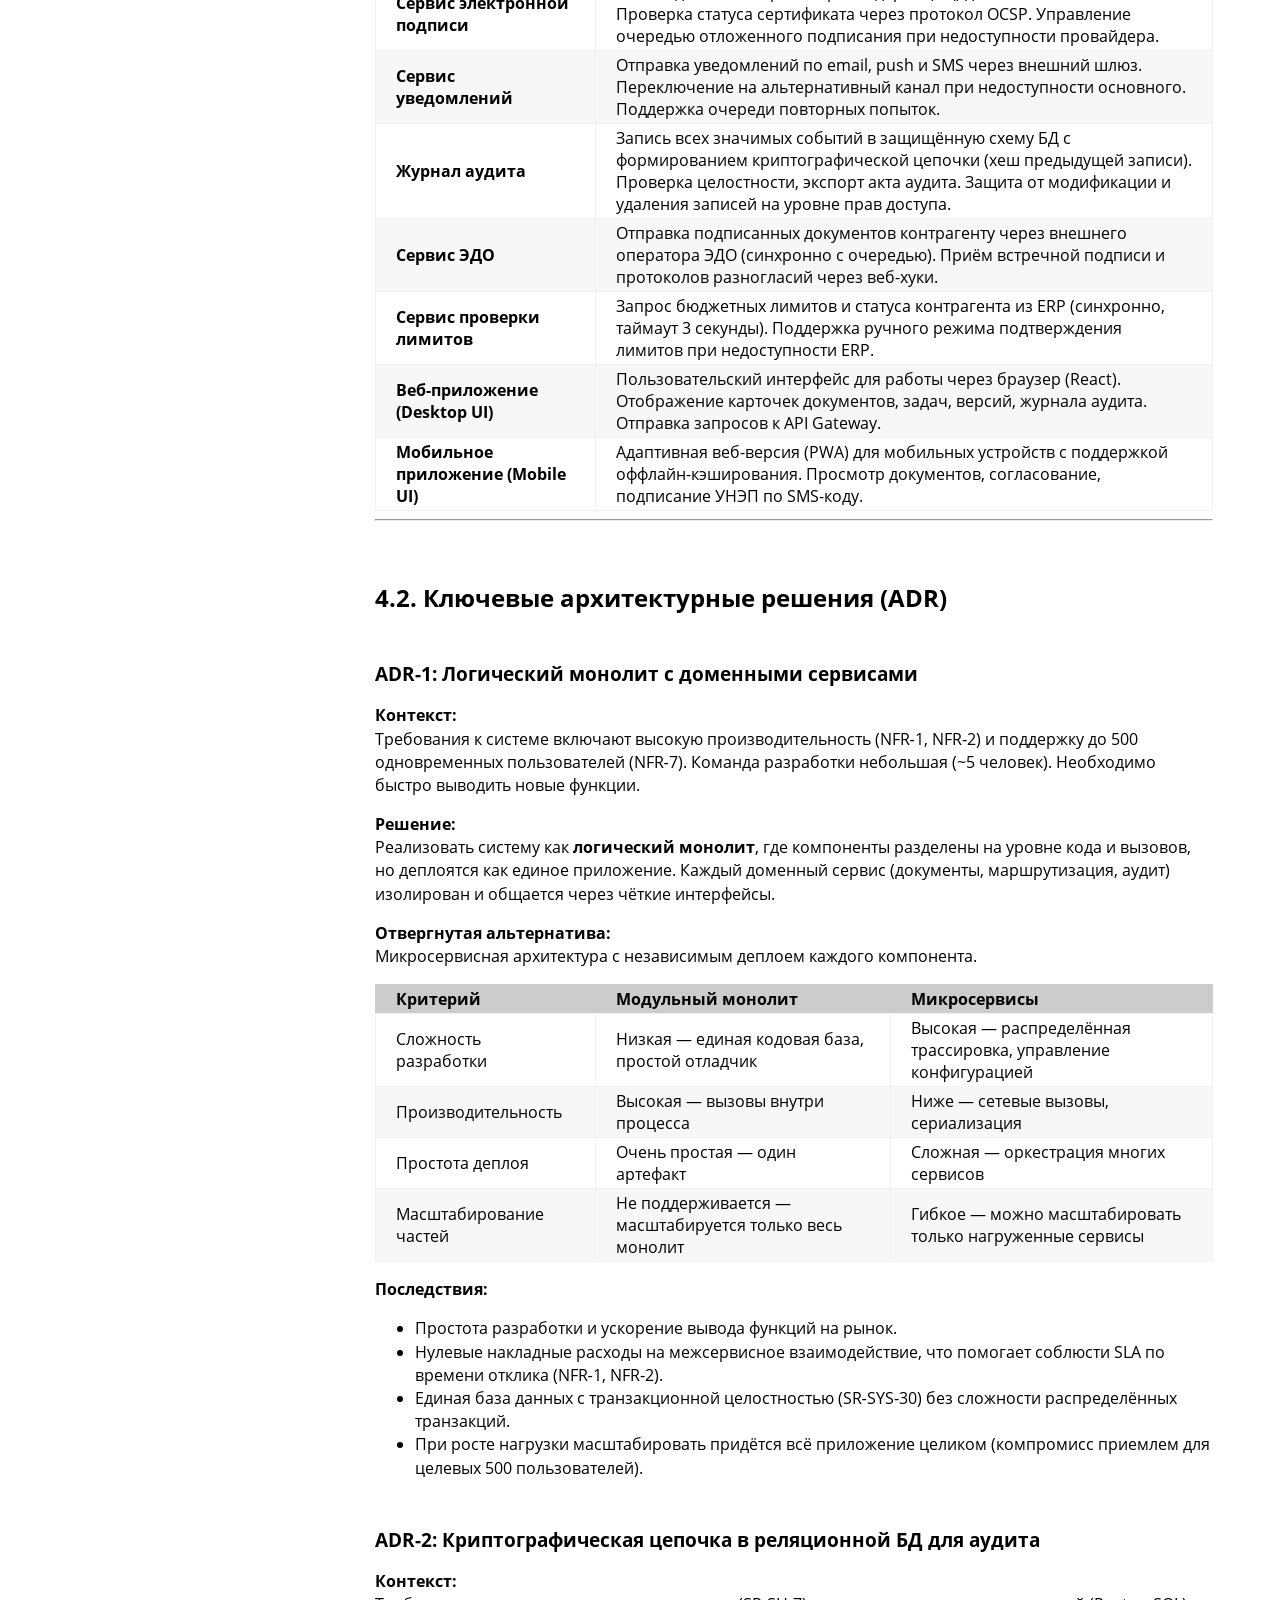
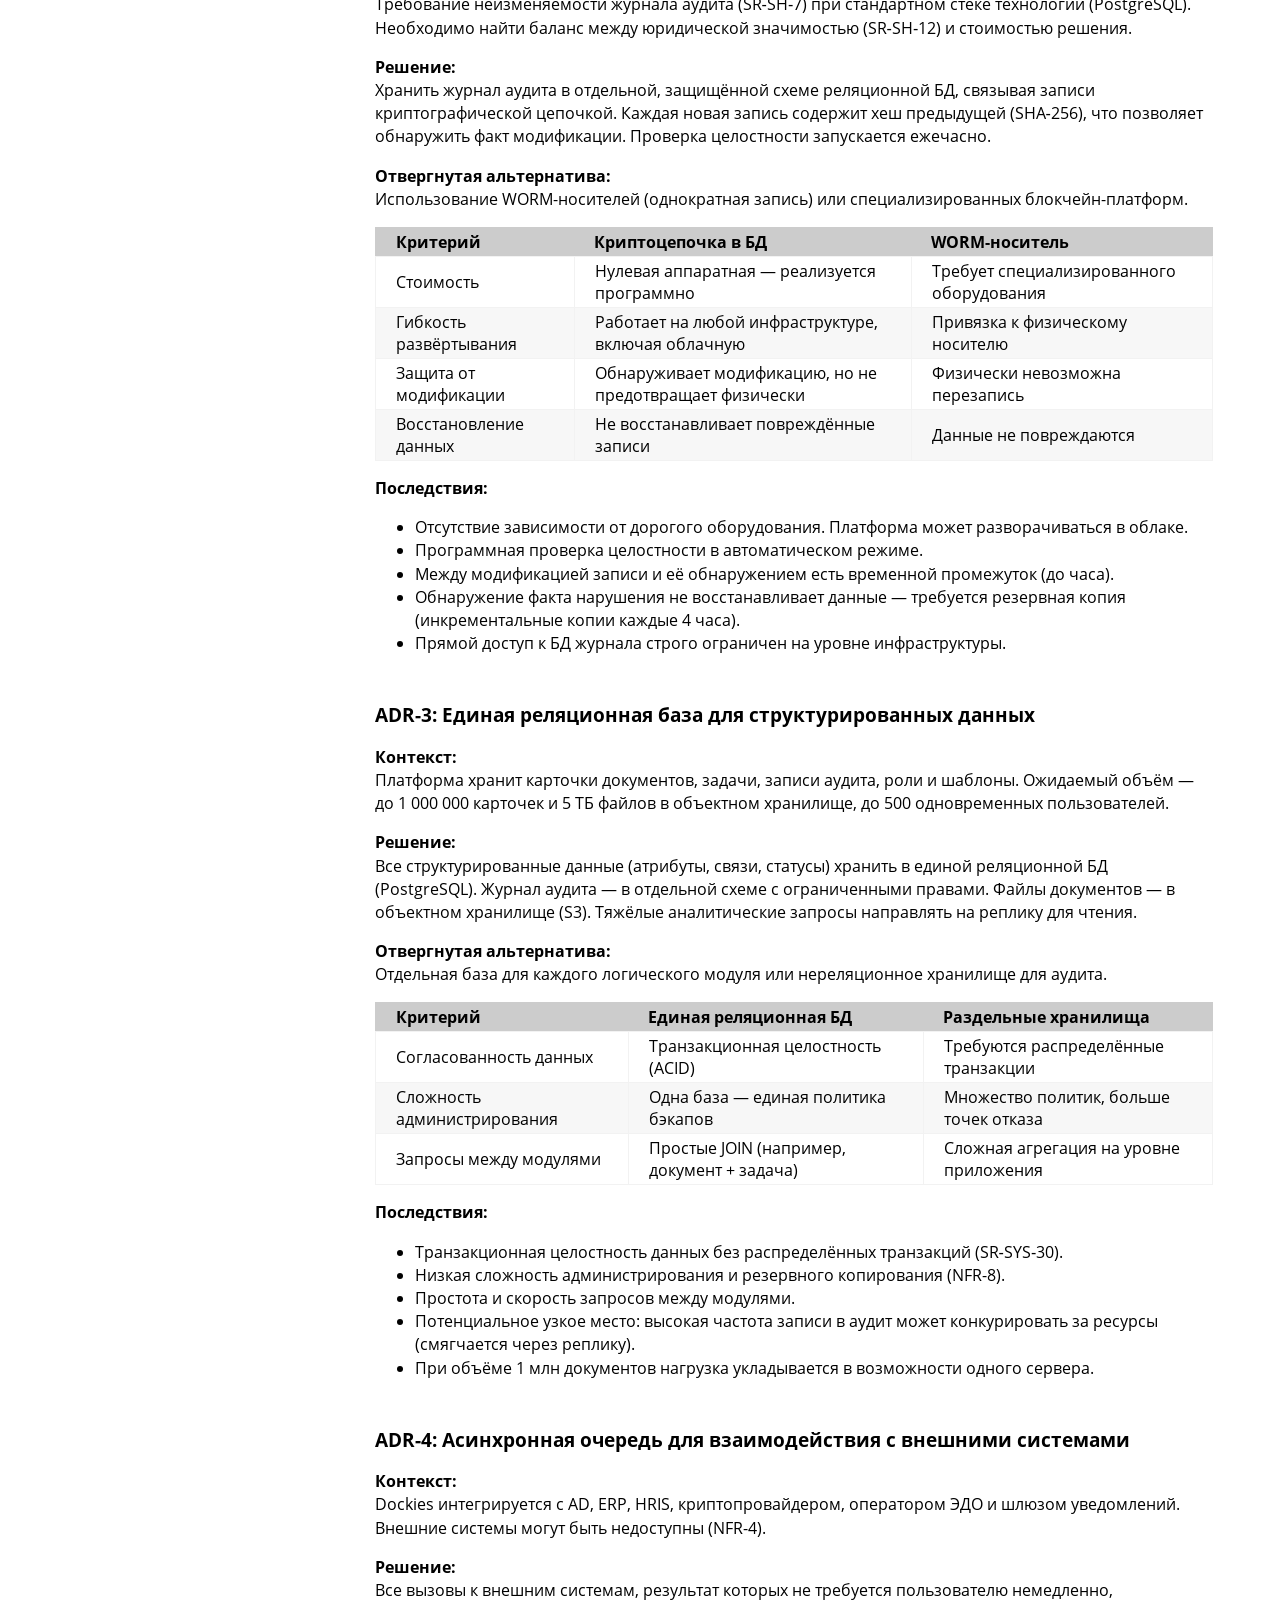
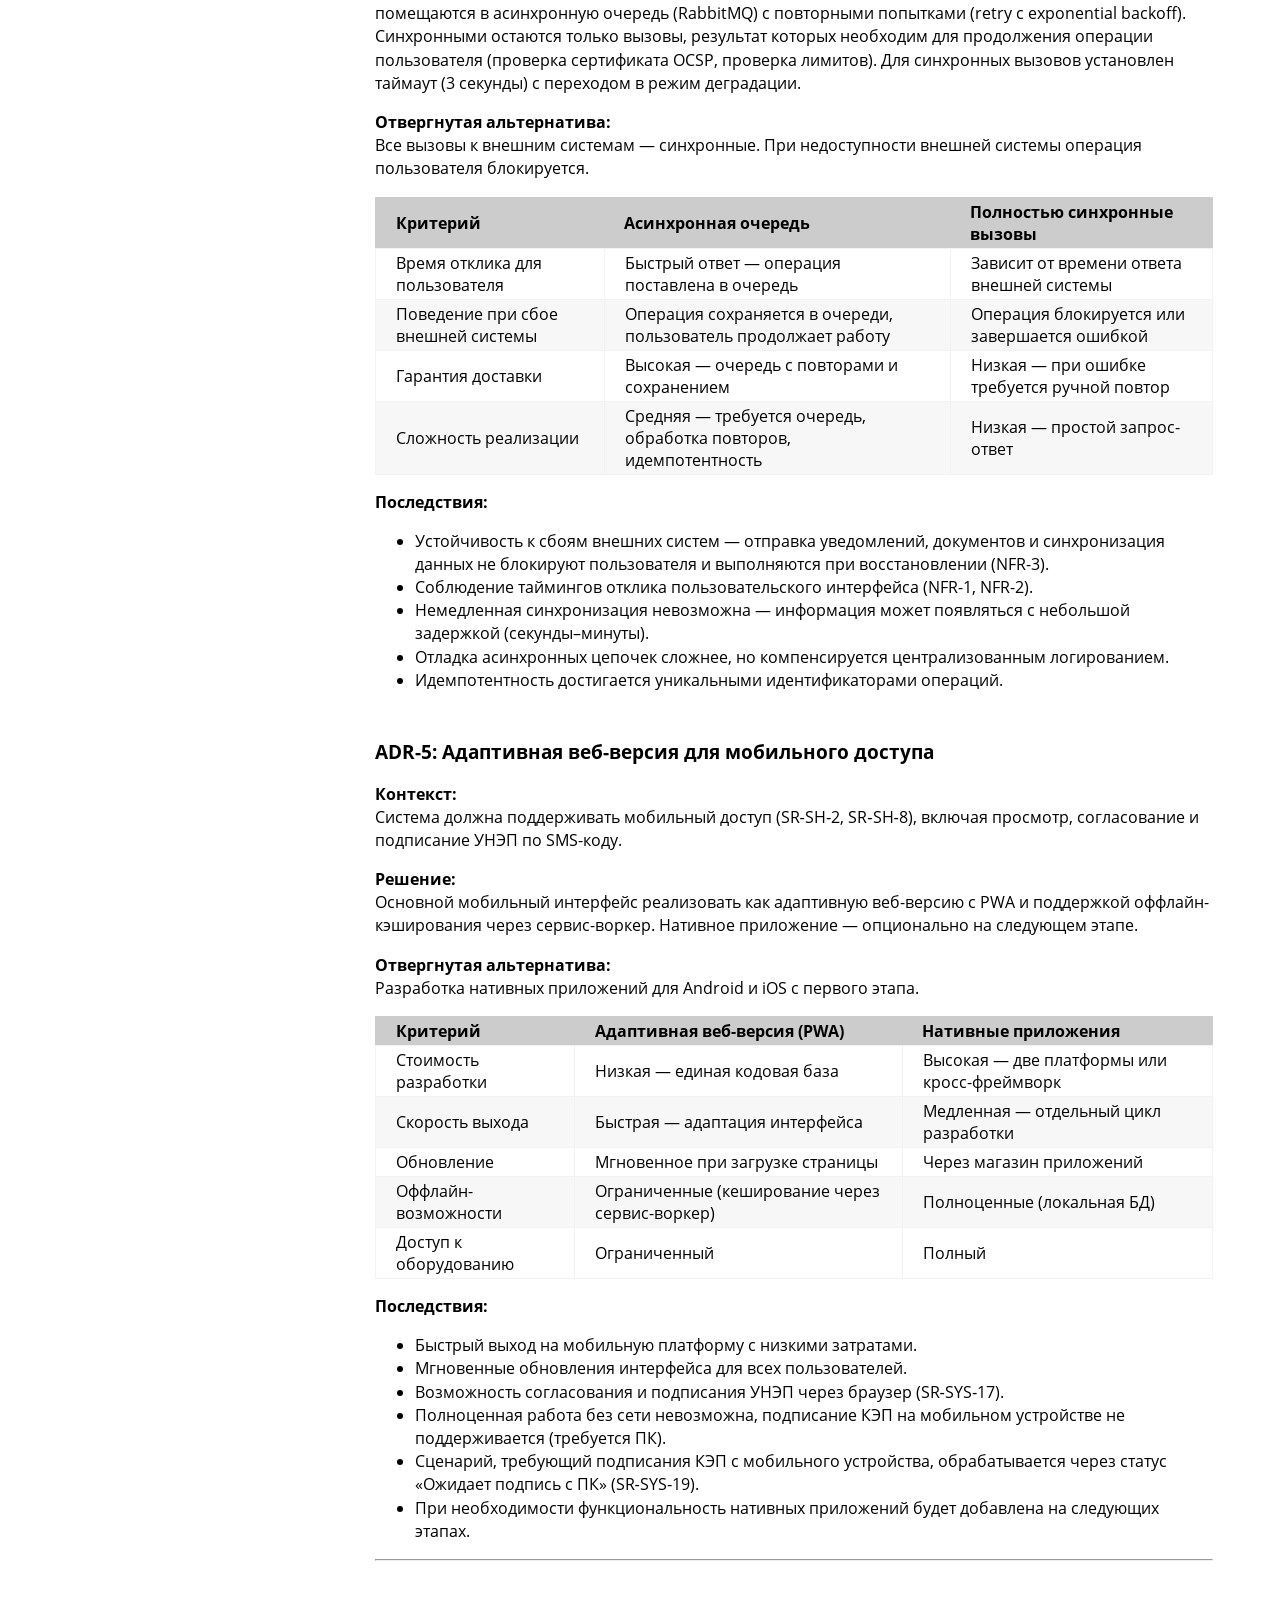
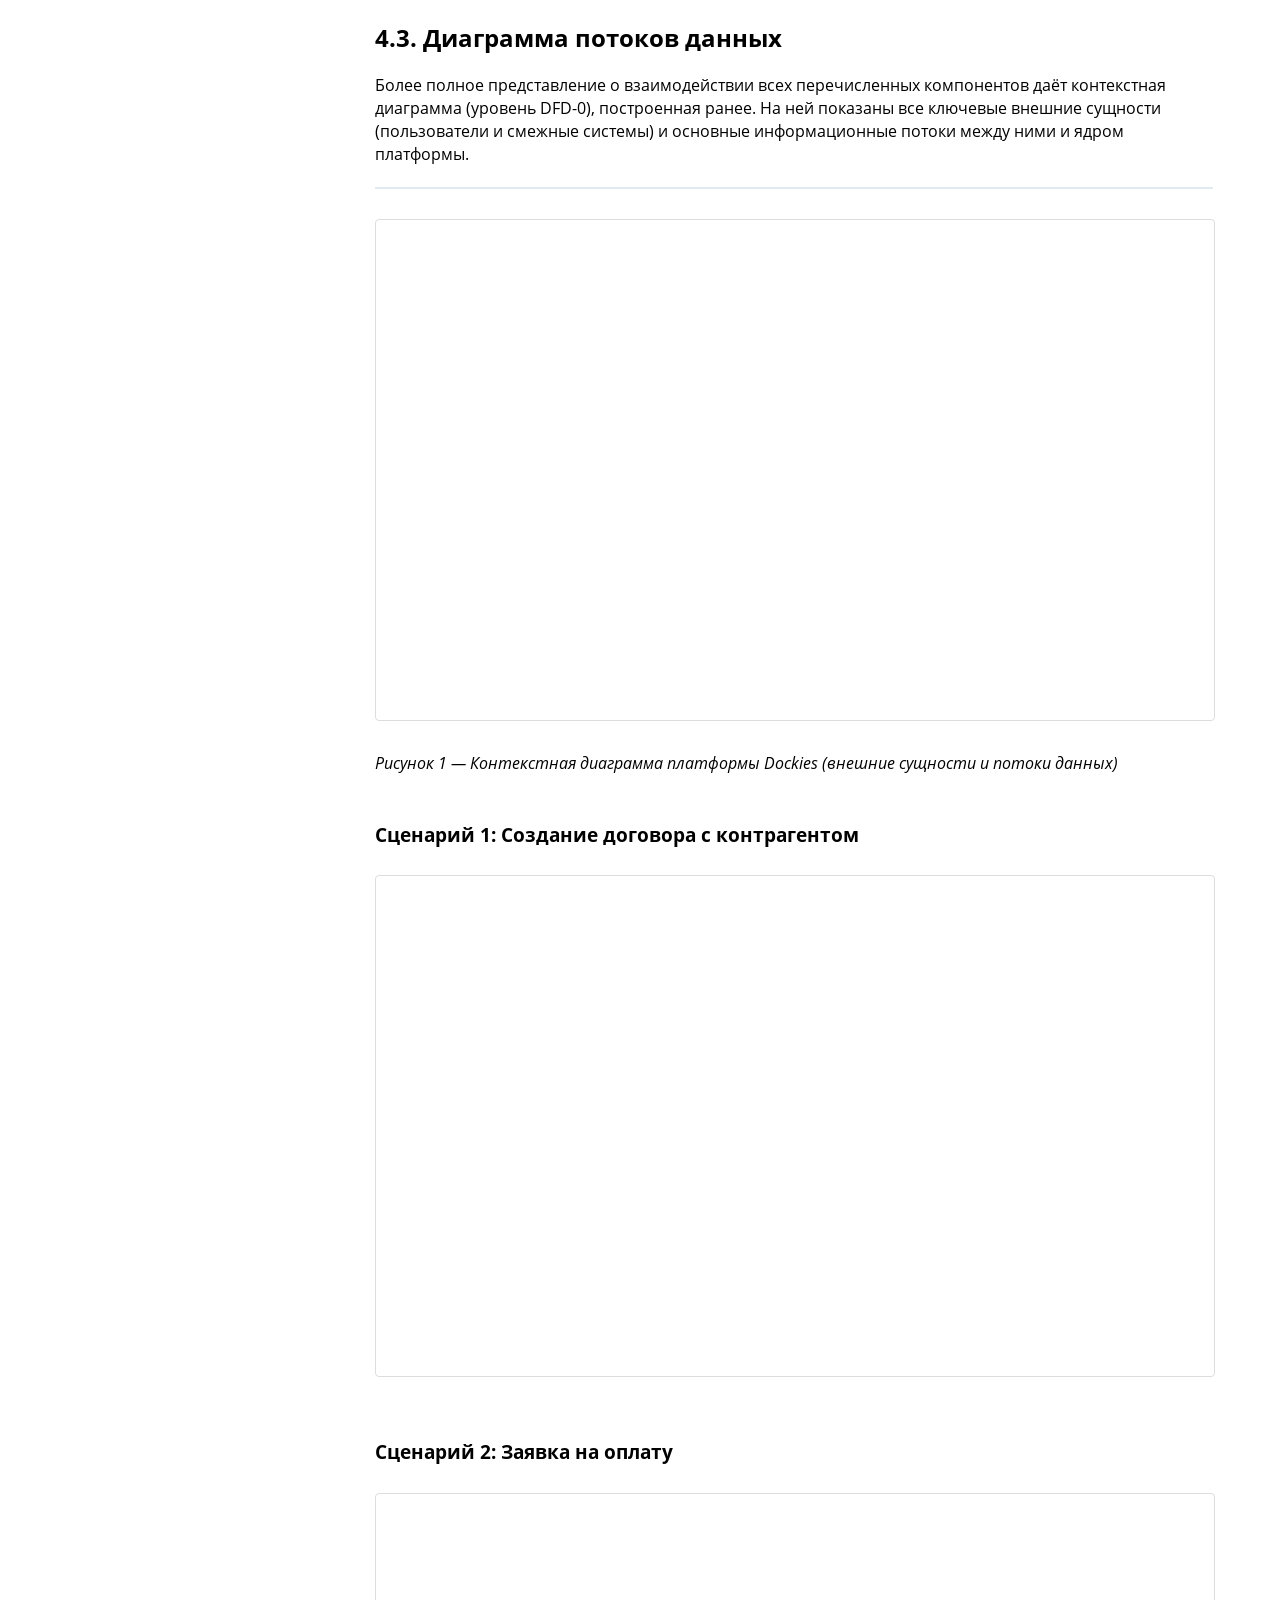
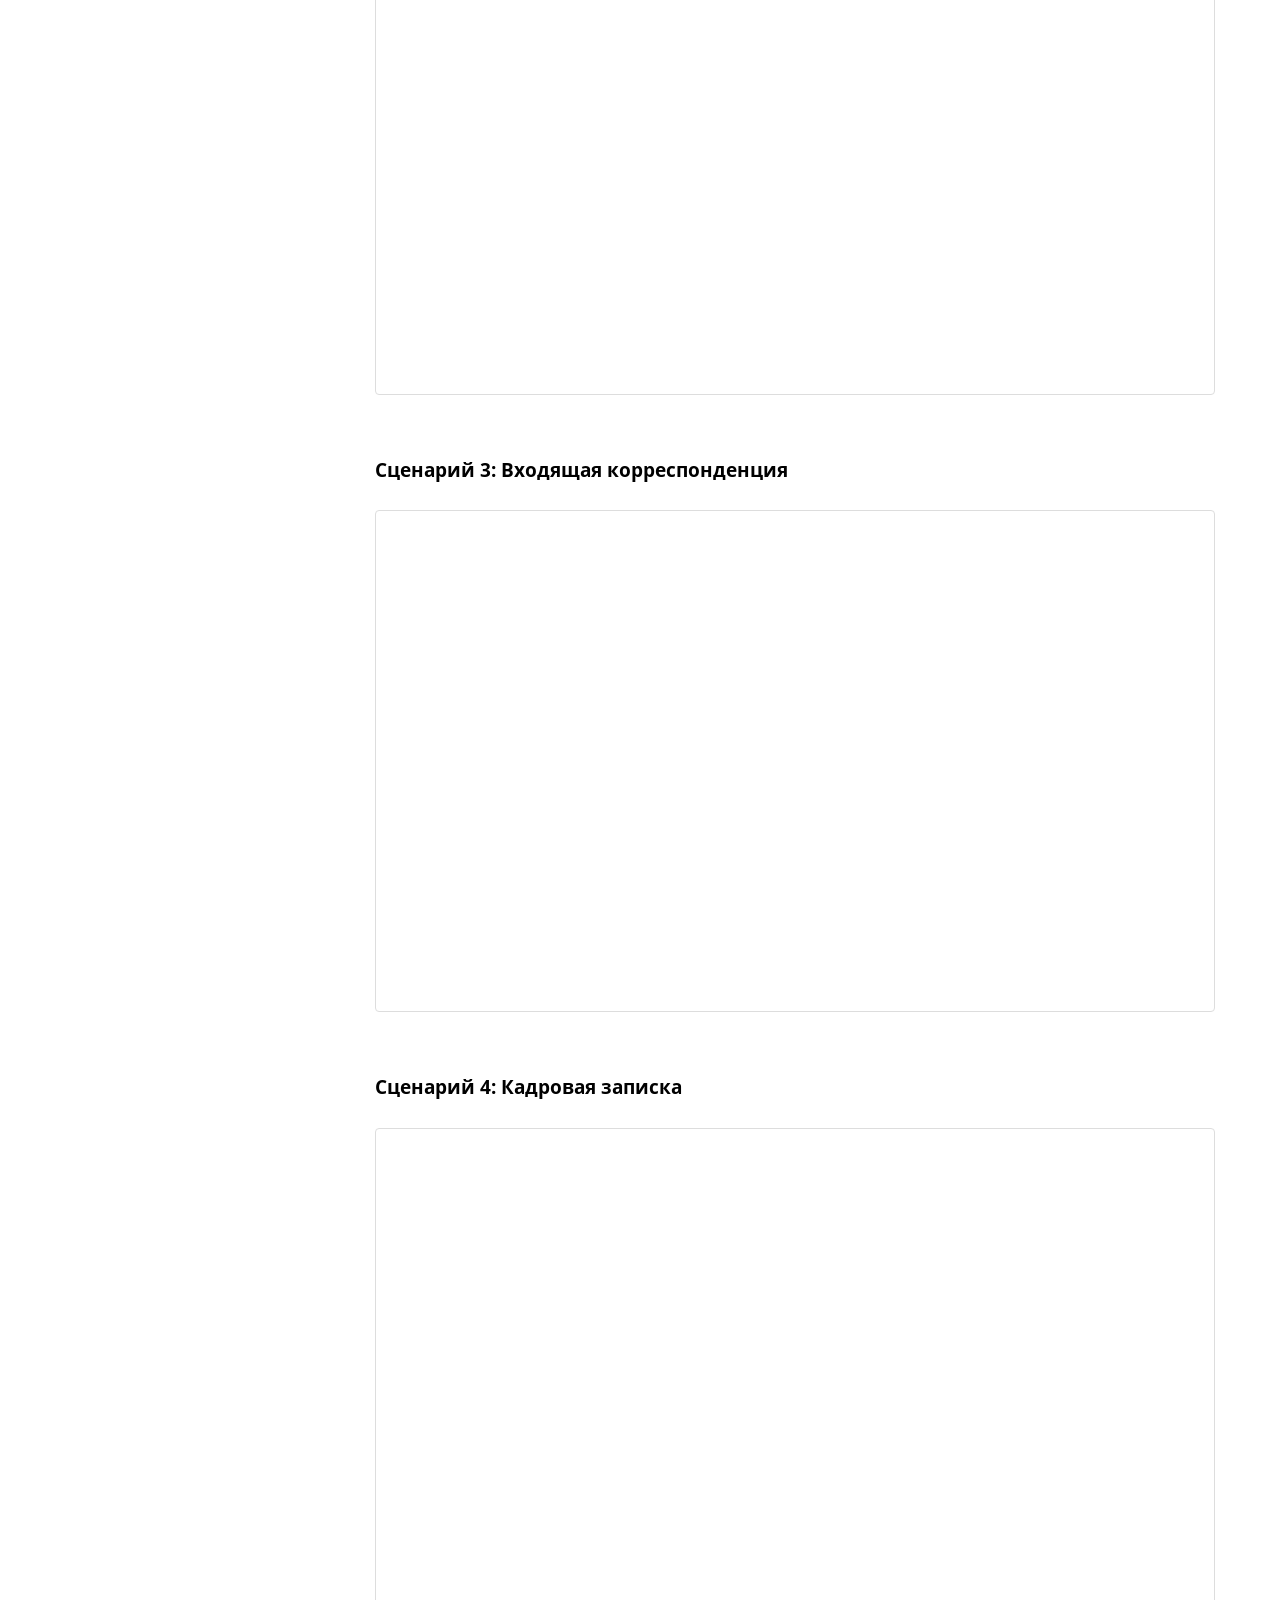
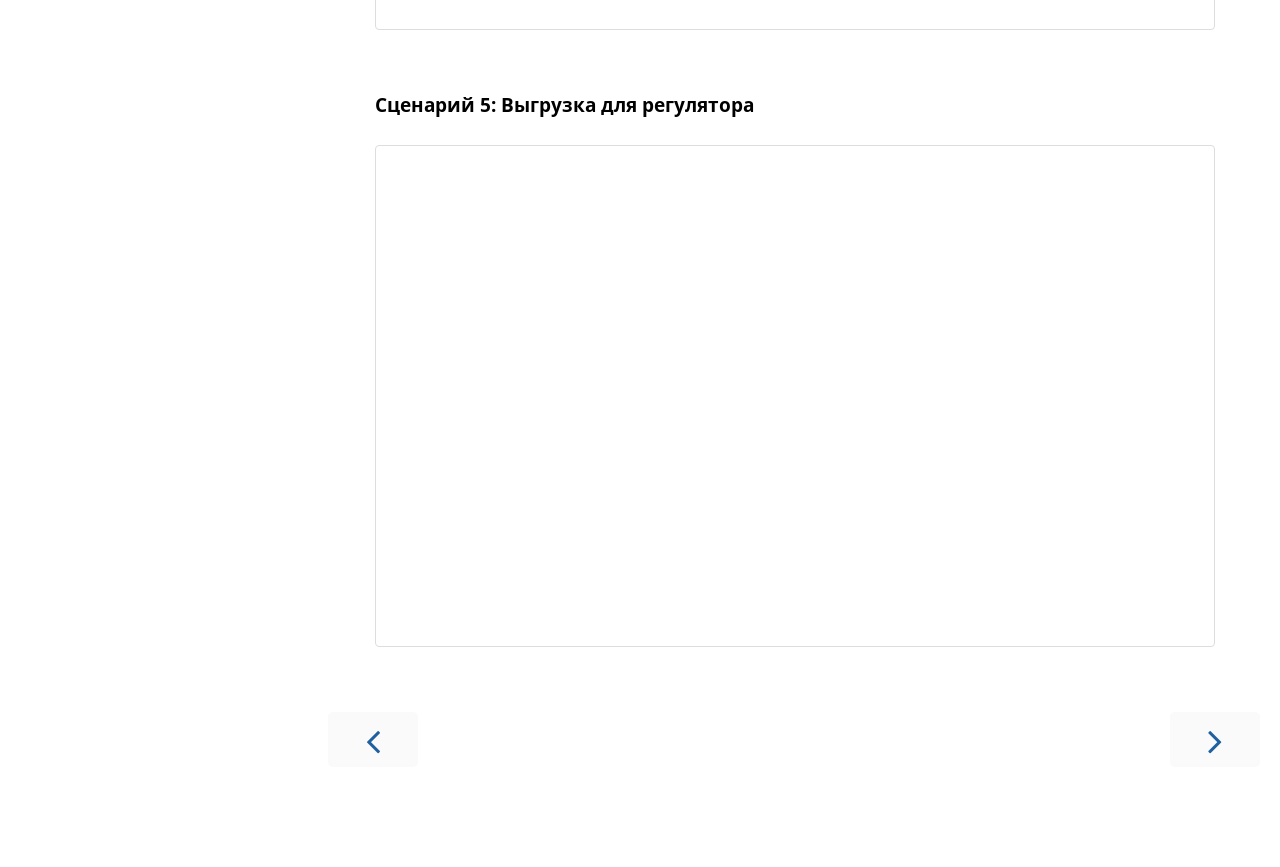
<file: Architecture.html>
<!DOCTYPE HTML>
<html lang="ru" class="light sidebar-visible" dir="ltr">
    <head>
        <!-- Book generated using mdBook -->
        <meta charset="UTF-8">
        <title>Архитектура - Dockies</title>


        <!-- Custom HTML head -->

        <meta name="description" content="">
        <meta name="viewport" content="width=device-width, initial-scale=1">
        <meta name="theme-color" content="#ffffff">

        <link rel="icon" href="favicon.svg">
        <link rel="shortcut icon" href="favicon.png">
        <link rel="stylesheet" href="css/variables.css">
        <link rel="stylesheet" href="css/general.css">
        <link rel="stylesheet" href="css/chrome.css">
        <link rel="stylesheet" href="css/print.css" media="print">

        <!-- Fonts -->
        <link rel="stylesheet" href="FontAwesome/css/font-awesome.css">
        <link rel="stylesheet" href="fonts/fonts.css">

        <!-- Highlight.js Stylesheets -->
        <link rel="stylesheet" id="highlight-css" href="highlight.css">
        <link rel="stylesheet" id="tomorrow-night-css" href="tomorrow-night.css">
        <link rel="stylesheet" id="ayu-highlight-css" href="ayu-highlight.css">

        <!-- Custom theme stylesheets -->
        <link rel="stylesheet" href="src/_assets/custom.css">


        <!-- Provide site root and default themes to javascript -->
        <script>
            const path_to_root = "";
            const default_light_theme = "light";
            const default_dark_theme = "navy";
            window.path_to_searchindex_js = "searchindex.js";
        </script>
        <!-- Start loading toc.js asap -->
        <script src="toc.js"></script>
    </head>
    <body>
    <div id="mdbook-help-container">
        <div id="mdbook-help-popup">
            <h2 class="mdbook-help-title">Keyboard shortcuts</h2>
            <div>
                <p>Press <kbd>←</kbd> or <kbd>→</kbd> to navigate between chapters</p>
                <p>Press <kbd>S</kbd> or <kbd>/</kbd> to search in the book</p>
                <p>Press <kbd>?</kbd> to show this help</p>
                <p>Press <kbd>Esc</kbd> to hide this help</p>
            </div>
        </div>
    </div>
    <div id="body-container">
        <!-- Work around some values being stored in localStorage wrapped in quotes -->
        <script>
            try {
                let theme = localStorage.getItem('mdbook-theme');
                let sidebar = localStorage.getItem('mdbook-sidebar');

                if (theme.startsWith('"') && theme.endsWith('"')) {
                    localStorage.setItem('mdbook-theme', theme.slice(1, theme.length - 1));
                }

                if (sidebar.startsWith('"') && sidebar.endsWith('"')) {
                    localStorage.setItem('mdbook-sidebar', sidebar.slice(1, sidebar.length - 1));
                }
            } catch (e) { }
        </script>

        <!-- Set the theme before any content is loaded, prevents flash -->
        <script>
            const default_theme = window.matchMedia("(prefers-color-scheme: dark)").matches ? default_dark_theme : default_light_theme;
            let theme;
            try { theme = localStorage.getItem('mdbook-theme'); } catch(e) { }
            if (theme === null || theme === undefined) { theme = default_theme; }
            const html = document.documentElement;
            html.classList.remove('light')
            html.classList.add(theme);
            html.classList.add("js");
        </script>

        <input type="checkbox" id="sidebar-toggle-anchor" class="hidden">

        <!-- Hide / unhide sidebar before it is displayed -->
        <script>
            let sidebar = null;
            const sidebar_toggle = document.getElementById("sidebar-toggle-anchor");
            if (document.body.clientWidth >= 1080) {
                try { sidebar = localStorage.getItem('mdbook-sidebar'); } catch(e) { }
                sidebar = sidebar || 'visible';
            } else {
                sidebar = 'hidden';
                sidebar_toggle.checked = false;
            }
            if (sidebar === 'visible') {
                sidebar_toggle.checked = true;
            } else {
                html.classList.remove('sidebar-visible');
            }
        </script>

        <nav id="sidebar" class="sidebar" aria-label="Table of contents">
            <!-- populated by js -->
            <mdbook-sidebar-scrollbox class="sidebar-scrollbox"></mdbook-sidebar-scrollbox>
            <noscript>
                <iframe class="sidebar-iframe-outer" src="toc.html"></iframe>
            </noscript>
            <div id="sidebar-resize-handle" class="sidebar-resize-handle">
                <div class="sidebar-resize-indicator"></div>
            </div>
        </nav>

        <div id="page-wrapper" class="page-wrapper">

            <div class="page">
                <div id="menu-bar-hover-placeholder"></div>
                <div id="menu-bar" class="menu-bar sticky">
                    <div class="left-buttons">
                        <label id="sidebar-toggle" class="icon-button" for="sidebar-toggle-anchor" title="Toggle Table of Contents" aria-label="Toggle Table of Contents" aria-controls="sidebar">
                            <i class="fa fa-bars"></i>
                        </label>
                        <button id="theme-toggle" class="icon-button" type="button" title="Change theme" aria-label="Change theme" aria-haspopup="true" aria-expanded="false" aria-controls="theme-list">
                            <i class="fa fa-paint-brush"></i>
                        </button>
                        <ul id="theme-list" class="theme-popup" aria-label="Themes" role="menu">
                            <li role="none"><button role="menuitem" class="theme" id="default_theme">Auto</button></li>
                            <li role="none"><button role="menuitem" class="theme" id="light">Light</button></li>
                            <li role="none"><button role="menuitem" class="theme" id="rust">Rust</button></li>
                            <li role="none"><button role="menuitem" class="theme" id="coal">Coal</button></li>
                            <li role="none"><button role="menuitem" class="theme" id="navy">Navy</button></li>
                            <li role="none"><button role="menuitem" class="theme" id="ayu">Ayu</button></li>
                        </ul>
                        <button id="search-toggle" class="icon-button" type="button" title="Search (`/`)" aria-label="Toggle Searchbar" aria-expanded="false" aria-keyshortcuts="/ s" aria-controls="searchbar">
                            <i class="fa fa-search"></i>
                        </button>
                    </div>

                    <h1 class="menu-title">Dockies</h1>

                    <div class="right-buttons">
                        <a href="print.html" title="Print this book" aria-label="Print this book">
                            <i id="print-button" class="fa fa-print"></i>
                        </a>

                    </div>
                </div>

                <div id="search-wrapper" class="hidden">
                    <form id="searchbar-outer" class="searchbar-outer">
                        <div class="search-wrapper">
                            <input type="search" id="searchbar" name="searchbar" placeholder="Search this book ..." aria-controls="searchresults-outer" aria-describedby="searchresults-header">
                            <div class="spinner-wrapper">
                                <i class="fa fa-spinner fa-spin"></i>
                            </div>
                        </div>
                    </form>
                    <div id="searchresults-outer" class="searchresults-outer hidden">
                        <div id="searchresults-header" class="searchresults-header"></div>
                        <ul id="searchresults">
                        </ul>
                    </div>
                </div>

                <!-- Apply ARIA attributes after the sidebar and the sidebar toggle button are added to the DOM -->
                <script>
                    document.getElementById('sidebar-toggle').setAttribute('aria-expanded', sidebar === 'visible');
                    document.getElementById('sidebar').setAttribute('aria-hidden', sidebar !== 'visible');
                    Array.from(document.querySelectorAll('#sidebar a')).forEach(function(link) {
                        link.setAttribute('tabIndex', sidebar === 'visible' ? 0 : -1);
                    });
                </script>

                <div id="content" class="content">
                    <main>
                        <h1 id="Архитектура"><a class="header" href="#Архитектура">Архитектура</a></h1>
<ul>
<li><a href="#41-%D0%B4%D0%B5%D0%BA%D0%BE%D0%BC%D0%BF%D0%BE%D0%B7%D0%B8%D1%86%D0%B8%D1%8F-%D0%BD%D0%B0-%D0%BA%D0%BE%D0%BC%D0%BF%D0%BE%D0%BD%D0%B5%D0%BD%D1%82%D1%8B-%D0%B8-%D0%BE%D0%B1%D1%8F%D0%B7%D0%B0%D0%BD%D0%BD%D0%BE%D1%81%D1%82%D0%B8">4.1. Декомпозиция на компоненты и обязанности</a></li>
<li><a href="#42-%D0%BA%D0%BB%D1%8E%D1%87%D0%B5%D0%B2%D1%8B%D0%B5-%D0%B0%D1%80%D1%85%D0%B8%D1%82%D0%B5%D0%BA%D1%82%D1%83%D1%80%D0%BD%D1%8B%D0%B5-%D1%80%D0%B5%D1%88%D0%B5%D0%BD%D0%B8%D1%8F-adr">4.2. Ключевые архитектурные решения (ADR)</a>
<ul>
<li><a href="#adr-1-%D0%BB%D0%BE%D0%B3%D0%B8%D1%87%D0%B5%D1%81%D0%BA%D0%B8%D0%B9-%D0%BC%D0%BE%D0%BD%D0%BE%D0%BB%D0%B8%D1%82-%D1%81-%D0%B4%D0%BE%D0%BC%D0%B5%D0%BD%D0%BD%D1%8B%D0%BC%D0%B8-%D1%81%D0%B5%D1%80%D0%B2%D0%B8%D1%81%D0%B0%D0%BC%D0%B8">ADR-1: Логический монолит с доменными сервисами</a></li>
<li><a href="#adr-2-%D0%BA%D1%80%D0%B8%D0%BF%D1%82%D0%BE%D0%B3%D1%80%D0%B0%D1%84%D0%B8%D1%87%D0%B5%D1%81%D0%BA%D0%B0%D1%8F-%D1%86%D0%B5%D0%BF%D0%BE%D1%87%D0%BA%D0%B0-%D0%B2-%D1%80%D0%B5%D0%BB%D1%8F%D1%86%D0%B8%D0%BE%D0%BD%D0%BD%D0%BE%D0%B9-%D0%B1%D0%B4-%D0%B4%D0%BB%D1%8F-%D0%B0%D1%83%D0%B4%D0%B8%D1%82%D0%B0">ADR-2: Криптографическая цепочка в реляционной БД для аудита</a></li>
<li><a href="#adr-3-%D0%B5%D0%B4%D0%B8%D0%BD%D0%B0%D1%8F-%D1%80%D0%B5%D0%BB%D1%8F%D1%86%D0%B8%D0%BE%D0%BD%D0%BD%D0%B0%D1%8F-%D0%B1%D0%B0%D0%B7%D0%B0-%D0%B4%D0%BB%D1%8F-%D1%81%D1%82%D1%80%D1%83%D0%BA%D1%82%D1%83%D1%80%D0%B8%D1%80%D0%BE%D0%B2%D0%B0%D0%BD%D0%BD%D1%8B%D1%85-%D0%B4%D0%B0%D0%BD%D0%BD%D1%8B%D1%85">ADR-3: Единая реляционная база для структурированных данных</a></li>
<li><a href="#adr-4-%D0%B0%D1%81%D0%B8%D0%BD%D1%85%D1%80%D0%BE%D0%BD%D0%BD%D0%B0%D1%8F-%D0%BE%D1%87%D0%B5%D1%80%D0%B5%D0%B4%D1%8C-%D0%B4%D0%BB%D1%8F-%D0%B2%D0%B7%D0%B0%D0%B8%D0%BC%D0%BE%D0%B4%D0%B5%D0%B9%D1%81%D1%82%D0%B2%D0%B8%D1%8F-%D1%81-%D0%B2%D0%BD%D0%B5%D1%88%D0%BD%D0%B8%D0%BC%D0%B8-%D1%81%D0%B8%D1%81%D1%82%D0%B5%D0%BC%D0%B0%D0%BC%D0%B8">ADR-4: Асинхронная очередь для взаимодействия с внешними системами</a></li>
<li><a href="#adr-5-%D0%B0%D0%B4%D0%B0%D0%BF%D1%82%D0%B8%D0%B2%D0%BD%D0%B0%D1%8F-%D0%B2%D0%B5%D0%B1-%D0%B2%D0%B5%D1%80%D1%81%D0%B8%D1%8F-%D0%B4%D0%BB%D1%8F-%D0%BC%D0%BE%D0%B1%D0%B8%D0%BB%D1%8C%D0%BD%D0%BE%D0%B3%D0%BE-%D0%B4%D0%BE%D1%81%D1%82%D1%83%D0%BF%D0%B0">ADR-5: Адаптивная веб-версия для мобильного доступа</a></li>
</ul>
</li>
<li><a href="#43-%D0%B4%D0%B8%D0%B0%D0%B3%D1%80%D0%B0%D0%BC%D0%BC%D0%B0-%D0%BF%D0%BE%D1%82%D0%BE%D0%BA%D0%BE%D0%B2-%D0%B4%D0%B0%D0%BD%D0%BD%D1%8B%D1%85">4.3. Диаграмма потоков данных</a></li>
</ul>
<hr />
<h2 id="41-Декомпозиция-на-компоненты-и-обязанности"><a class="header" href="#41-Декомпозиция-на-компоненты-и-обязанности">4.1. Декомпозиция на компоненты и обязанности</a></h2>
<p>Архитектура платформы <strong>Dockies</strong> строится по принципу <strong>модульного монолита</strong> с чётким выделением доменных сервисов. Это позволяет сохранить высокую производительность и простоту развёртывания, присущие монолиту, но при этом обеспечить логическую изоляцию функциональных областей.</p>
<iframe class="drawio-viewer" src="https://viewer.diagrams.net/?highlight=0000ff&edit=_blank&layers=1&nav=1&title=diagram&url=https://raw.githubusercontent.com/TwilightWolvesCorporation/system-engineering-playbook/main/src/diagrams/DockiesDiagramsComponent.drawio"></iframe>
<div class="table-wrapper"><table><thead><tr><th><strong>Компонент</strong></th><th><strong>Обязанности</strong></th></tr></thead><tbody>
<tr><td><strong>Сервер приложений (API Gateway)</strong></td><td>Единая точка входа для клиентских приложений. Аутентификация и авторизация запросов по токену. Маршрутизация запросов к внутренним сервисам.</td></tr>
<tr><td><strong>Сервис документов</strong></td><td>Управление жизненным циклом документа: создание, обновление атрибутов (тип, статус, контрагент, сумма). Взаимодействие с репозиторием для сохранения файлов. Контроль версий.</td></tr>
<tr><td><strong>Репозиторий документов</strong></td><td>Хранение файлов всех версий, вычисление и проверка контрольных сумм (SHA-256), обнаружение конфликтов версий. Реализован на объектном хранилище (S3).</td></tr>
<tr><td><strong>Сервис маршрутизации</strong></td><td>Определение маршрута согласования по типу документа и настроенному шаблону. Формирование и передача задач между участниками, контроль сроков, отправка напоминаний и эскалаций. Поддержка параллельных маршрутов и сценариев коллегиального согласования.</td></tr>
<tr><td><strong>Сервис аутентификации</strong></td><td>Интеграция с корпоративной службой каталогов (AD) для проверки учётных данных. Выдача и проверка токенов сессии (JWT). Реализация режима ручной аутентификации при недоступности AD.</td></tr>
<tr><td><strong>Справочник оргструктуры</strong></td><td>Кэшированная база сотрудников, ролей, иерархии и замещений. Периодическая синхронизация з HRIS (один раз в сутки). Предоставление данных сервису маршрутизации и API.</td></tr>
<tr><td><strong>Сервис электронной подписи</strong></td><td>Взаимодействие с криптопровайдером (УЦ) для наложения КЭП и УНЭП. Проверка статуса сертификата через протокол OCSP. Управление очередью отложенного подписания при недоступности провайдера.</td></tr>
<tr><td><strong>Сервис уведомлений</strong></td><td>Отправка уведомлений по email, push и SMS через внешний шлюз. Переключение на альтернативный канал при недоступности основного. Поддержка очереди повторных попыток.</td></tr>
<tr><td><strong>Журнал аудита</strong></td><td>Запись всех значимых событий в защищённую схему БД с формированием криптографической цепочки (хеш предыдущей записи). Проверка целостности, экспорт акта аудита. Защита от модификации и удаления записей на уровне прав доступа.</td></tr>
<tr><td><strong>Сервис ЭДО</strong></td><td>Отправка подписанных документов контрагенту через внешнего оператора ЭДО (синхронно с очередью). Приём встречной подписи и протоколов разногласий через веб-хуки.</td></tr>
<tr><td><strong>Сервис проверки лимитов</strong></td><td>Запрос бюджетных лимитов и статуса контрагента из ERP (синхронно, таймаут 3 секунды). Поддержка ручного режима подтверждения лимитов при недоступности ERP.</td></tr>
<tr><td><strong>Веб-приложение (Desktop UI)</strong></td><td>Пользовательский интерфейс для работы через браузер (React). Отображение карточек документов, задач, версий, журнала аудита. Отправка запросов к API Gateway.</td></tr>
<tr><td><strong>Мобильное приложение (Mobile UI)</strong></td><td>Адаптивная веб-версия (PWA) для мобильных устройств с поддержкой оффлайн-кэширования. Просмотр документов, согласование, подписание УНЭП по SMS-коду.</td></tr>
</tbody></table>
</div>
<hr />
<h2 id="42-Ключевые-архитектурные-решения-adr"><a class="header" href="#42-Ключевые-архитектурные-решения-adr">4.2. Ключевые архитектурные решения (ADR)</a></h2>
<h3 id="adr-1-Логический-монолит-с-доменными-сервисами"><a class="header" href="#adr-1-Логический-монолит-с-доменными-сервисами">ADR-1: Логический монолит с доменными сервисами</a></h3>
<p><strong>Контекст:</strong><br />
Требования к системе включают высокую производительность (NFR‑1, NFR‑2) и поддержку до 500 одновременных пользователей (NFR‑7). Команда разработки небольшая (~5 человек). Необходимо быстро выводить новые функции.</p>
<p><strong>Решение:</strong><br />
Реализовать систему как <strong>логический монолит</strong>, где компоненты разделены на уровне кода и вызовов, но деплоятся как единое приложение. Каждый доменный сервис (документы, маршрутизация, аудит) изолирован и общается через чёткие интерфейсы.</p>
<p><strong>Отвергнутая альтернатива:</strong><br />
Микросервисная архитектура с независимым деплоем каждого компонента.</p>
<div class="table-wrapper"><table><thead><tr><th style="text-align: left"><strong>Критерий</strong></th><th style="text-align: left"><strong>Модульный монолит</strong></th><th style="text-align: left"><strong>Микросервисы</strong></th></tr></thead><tbody>
<tr><td style="text-align: left">Сложность разработки</td><td style="text-align: left">Низкая — единая кодовая база, простой отладчик</td><td style="text-align: left">Высокая — распределённая трассировка, управление конфигурацией</td></tr>
<tr><td style="text-align: left">Производительность</td><td style="text-align: left">Высокая — вызовы внутри процесса</td><td style="text-align: left">Ниже — сетевые вызовы, сериализация</td></tr>
<tr><td style="text-align: left">Простота деплоя</td><td style="text-align: left">Очень простая — один артефакт</td><td style="text-align: left">Сложная — оркестрация многих сервисов</td></tr>
<tr><td style="text-align: left">Масштабирование частей</td><td style="text-align: left">Не поддерживается — масштабируется только весь монолит</td><td style="text-align: left">Гибкое — можно масштабировать только нагруженные сервисы</td></tr>
</tbody></table>
</div>
<p><strong>Последствия:</strong></p>
<ul>
<li>Простота разработки и ускорение вывода функций на рынок.</li>
<li>Нулевые накладные расходы на межсервисное взаимодействие, что помогает соблюсти SLA по времени отклика (NFR‑1, NFR‑2).</li>
<li>Единая база данных с транзакционной целостностью (SR‑SYS‑30) без сложности распределённых транзакций.</li>
<li>При росте нагрузки масштабировать придётся всё приложение целиком (компромисс приемлем для целевых 500 пользователей).</li>
</ul>
<h3 id="adr-2-Криптографическая-цепочка-в-реляционной-БД-для-аудита"><a class="header" href="#adr-2-Криптографическая-цепочка-в-реляционной-БД-для-аудита">ADR-2: Криптографическая цепочка в реляционной БД для аудита</a></h3>
<p><strong>Контекст:</strong><br />
Требование неизменяемости журнала аудита (SR‑SH‑7) при стандартном стеке технологий (PostgreSQL). Необходимо найти баланс между юридической значимостью (SR‑SH‑12) и стоимостью решения.</p>
<p><strong>Решение:</strong><br />
Хранить журнал аудита в отдельной, защищённой схеме реляционной БД, связывая записи криптографической цепочкой. Каждая новая запись содержит хеш предыдущей (SHA‑256), что позволяет обнаружить факт модификации. Проверка целостности запускается ежечасно.</p>
<p><strong>Отвергнутая альтернатива:</strong><br />
Использование WORM-носителей (однократная запись) или специализированных блокчейн-платформ.</p>
<div class="table-wrapper"><table><thead><tr><th style="text-align: left"><strong>Критерий</strong></th><th style="text-align: left"><strong>Криптоцепочка в БД</strong></th><th style="text-align: left"><strong>WORM-носитель</strong></th></tr></thead><tbody>
<tr><td style="text-align: left">Стоимость</td><td style="text-align: left">Нулевая аппаратная — реализуется программно</td><td style="text-align: left">Требует специализированного оборудования</td></tr>
<tr><td style="text-align: left">Гибкость развёртывания</td><td style="text-align: left">Работает на любой инфраструктуре, включая облачную</td><td style="text-align: left">Привязка к физическому носителю</td></tr>
<tr><td style="text-align: left">Защита от модификации</td><td style="text-align: left">Обнаруживает модификацию, но не предотвращает физически</td><td style="text-align: left">Физически невозможна перезапись</td></tr>
<tr><td style="text-align: left">Восстановление данных</td><td style="text-align: left">Не восстанавливает повреждённые записи</td><td style="text-align: left">Данные не повреждаются</td></tr>
</tbody></table>
</div>
<p><strong>Последствия:</strong></p>
<ul>
<li>Отсутствие зависимости от дорогого оборудования. Платформа может разворачиваться в облаке.</li>
<li>Программная проверка целостности в автоматическом режиме.</li>
<li>Между модификацией записи и её обнаружением есть временной промежуток (до часа).</li>
<li>Обнаружение факта нарушения не восстанавливает данные — требуется резервная копия (инкрементальные копии каждые 4 часа).</li>
<li>Прямой доступ к БД журнала строго ограничен на уровне инфраструктуры.</li>
</ul>
<h3 id="adr-3-Единая-реляционная-база-для-структурированных-данных"><a class="header" href="#adr-3-Единая-реляционная-база-для-структурированных-данных">ADR-3: Единая реляционная база для структурированных данных</a></h3>
<p><strong>Контекст:</strong><br />
Платформа хранит карточки документов, задачи, записи аудита, роли и шаблоны. Ожидаемый объём — до 1 000 000 карточек и 5 ТБ файлов в объектном хранилище, до 500 одновременных пользователей.</p>
<p><strong>Решение:</strong><br />
Все структурированные данные (атрибуты, связи, статусы) хранить в единой реляционной БД (PostgreSQL). Журнал аудита — в отдельной схеме с ограниченными правами. Файлы документов — в объектном хранилище (S3). Тяжёлые аналитические запросы направлять на реплику для чтения.</p>
<p><strong>Отвергнутая альтернатива:</strong><br />
Отдельная база для каждого логического модуля или нереляционное хранилище для аудита.</p>
<div class="table-wrapper"><table><thead><tr><th style="text-align: left"><strong>Критерий</strong></th><th style="text-align: left"><strong>Единая реляционная БД</strong></th><th style="text-align: left"><strong>Раздельные хранилища</strong></th></tr></thead><tbody>
<tr><td style="text-align: left">Согласованность данных</td><td style="text-align: left">Транзакционная целостность (ACID)</td><td style="text-align: left">Требуются распределённые транзакции</td></tr>
<tr><td style="text-align: left">Сложность администрирования</td><td style="text-align: left">Одна база — единая политика бэкапов</td><td style="text-align: left">Множество политик, больше точек отказа</td></tr>
<tr><td style="text-align: left">Запросы между модулями</td><td style="text-align: left">Простые JOIN (например, документ + задача)</td><td style="text-align: left">Сложная агрегация на уровне приложения</td></tr>
</tbody></table>
</div>
<p><strong>Последствия:</strong></p>
<ul>
<li>Транзакционная целостность данных без распределённых транзакций (SR‑SYS‑30).</li>
<li>Низкая сложность администрирования и резервного копирования (NFR-8).</li>
<li>Простота и скорость запросов между модулями.</li>
<li>Потенциальное узкое место: высокая частота записи в аудит может конкурировать за ресурсы (смягчается через реплику).</li>
<li>При объёме 1 млн документов нагрузка укладывается в возможности одного сервера.</li>
</ul>
<h3 id="adr-4-Асинхронная-очередь-для-взаимодействия-с-внешними-системами"><a class="header" href="#adr-4-Асинхронная-очередь-для-взаимодействия-с-внешними-системами">ADR-4: Асинхронная очередь для взаимодействия с внешними системами</a></h3>
<p><strong>Контекст:</strong><br />
Dockies интегрируется с AD, ERP, HRIS, криптопровайдером, оператором ЭДО и шлюзом уведомлений. Внешние системы могут быть недоступны (NFR-4).</p>
<p><strong>Решение:</strong><br />
Все вызовы к внешним системам, результат которых не требуется пользователю немедленно, помещаются в асинхронную очередь (RabbitMQ) с повторными попытками (retry с exponential backoff). Синхронными остаются только вызовы, результат которых необходим для продолжения операции пользователя (проверка сертификата OCSP, проверка лимитов). Для синхронных вызовов установлен таймаут (3 секунды) с переходом в режим деградации.</p>
<p><strong>Отвергнутая альтернатива:</strong><br />
Все вызовы к внешним системам — синхронные. При недоступности внешней системы операция пользователя блокируется.</p>
<div class="table-wrapper"><table><thead><tr><th style="text-align: left"><strong>Критерий</strong></th><th style="text-align: left"><strong>Асинхронная очередь</strong></th><th style="text-align: left"><strong>Полностью синхронные вызовы</strong></th></tr></thead><tbody>
<tr><td style="text-align: left">Время отклика для пользователя</td><td style="text-align: left">Быстрый ответ — операция поставлена в очередь</td><td style="text-align: left">Зависит от времени ответа внешней системы</td></tr>
<tr><td style="text-align: left">Поведение при сбое внешней системы</td><td style="text-align: left">Операция сохраняется в очереди, пользователь продолжает работу</td><td style="text-align: left">Операция блокируется или завершается ошибкой</td></tr>
<tr><td style="text-align: left">Гарантия доставки</td><td style="text-align: left">Высокая — очередь с повторами и сохранением</td><td style="text-align: left">Низкая — при ошибке требуется ручной повтор</td></tr>
<tr><td style="text-align: left">Сложность реализации</td><td style="text-align: left">Средняя — требуется очередь, обработка повторов, идемпотентность</td><td style="text-align: left">Низкая — простой запрос-ответ</td></tr>
</tbody></table>
</div>
<p><strong>Последствия:</strong></p>
<ul>
<li>Устойчивость к сбоям внешних систем — отправка уведомлений, документов и синхронизация данных не блокируют пользователя и выполняются при восстановлении (NFR-3).</li>
<li>Соблюдение таймингов отклика пользовательского интерфейса (NFR-1, NFR-2).</li>
<li>Немедленная синхронизация невозможна — информация может появляться с небольшой задержкой (секунды–минуты).</li>
<li>Отладка асинхронных цепочек сложнее, но компенсируется централизованным логированием.</li>
<li>Идемпотентность достигается уникальными идентификаторами операций.</li>
</ul>
<h3 id="adr-5-Адаптивная-веб-версия-для-мобильного-доступа"><a class="header" href="#adr-5-Адаптивная-веб-версия-для-мобильного-доступа">ADR-5: Адаптивная веб-версия для мобильного доступа</a></h3>
<p><strong>Контекст:</strong><br />
Система должна поддерживать мобильный доступ (SR‑SH‑2, SR‑SH‑8), включая просмотр, согласование и подписание УНЭП по SMS-коду.</p>
<p><strong>Решение:</strong><br />
Основной мобильный интерфейс реализовать как адаптивную веб-версию с PWA и поддержкой оффлайн-кэширования через сервис-воркер. Нативное приложение — опционально на следующем этапе.</p>
<p><strong>Отвергнутая альтернатива:</strong><br />
Разработка нативных приложений для Android и iOS с первого этапа.</p>
<div class="table-wrapper"><table><thead><tr><th style="text-align: left"><strong>Критерий</strong></th><th style="text-align: left"><strong>Адаптивная веб-версия (PWA)</strong></th><th style="text-align: left"><strong>Нативные приложения</strong></th></tr></thead><tbody>
<tr><td style="text-align: left">Стоимость разработки</td><td style="text-align: left">Низкая — единая кодовая база</td><td style="text-align: left">Высокая — две платформы или кросс-фреймворк</td></tr>
<tr><td style="text-align: left">Скорость выхода</td><td style="text-align: left">Быстрая — адаптация интерфейса</td><td style="text-align: left">Медленная — отдельный цикл разработки</td></tr>
<tr><td style="text-align: left">Обновление</td><td style="text-align: left">Мгновенное при загрузке страницы</td><td style="text-align: left">Через магазин приложений</td></tr>
<tr><td style="text-align: left">Оффлайн-возможности</td><td style="text-align: left">Ограниченные (кеширование через сервис-воркер)</td><td style="text-align: left">Полноценные (локальная БД)</td></tr>
<tr><td style="text-align: left">Доступ к оборудованию</td><td style="text-align: left">Ограниченный</td><td style="text-align: left">Полный</td></tr>
</tbody></table>
</div>
<p><strong>Последствия:</strong></p>
<ul>
<li>Быстрый выход на мобильную платформу с низкими затратами.</li>
<li>Мгновенные обновления интерфейса для всех пользователей.</li>
<li>Возможность согласования и подписания УНЭП через браузер (SR‑SYS‑17).</li>
<li>Полноценная работа без сети невозможна, подписание КЭП на мобильном устройстве не поддерживается (требуется ПК).</li>
<li>Сценарий, требующий подписания КЭП с мобильного устройства, обрабатывается через статус «Ожидает подпись с ПК» (SR‑SYS‑19).</li>
<li>При необходимости функциональность нативных приложений будет добавлена на следующих этапах.</li>
</ul>
<hr />
<h2 id="43-Диаграмма-потоков-данных"><a class="header" href="#43-Диаграмма-потоков-данных">4.3. Диаграмма потоков данных</a></h2>
<p>Более полное представление о взаимодействии всех перечисленных компонентов даёт контекстная диаграмма (уровень DFD-0), построенная ранее. На ней показаны все ключевые внешние сущности (пользователи и смежные системы) и основные информационные потоки между ними и ядром платформы.</p>
<blockquote>
</blockquote>
<iframe class="drawio-viewer" src="https://viewer.diagrams.net/?highlight=0000ff&edit=_blank&layers=1&nav=1&title=diagram&url=https://raw.githubusercontent.com/TwilightWolvesCorporation/system-engineering-playbook/main/src/diagrams/DockiesDiagramsContext.drawio"></iframe>
<p><em>Рисунок 1 — Контекстная диаграмма платформы Dockies (внешние сущности и потоки данных)</em></p>
<h3 id="Сценарий-1-Создание-договора-с-контрагентом"><a class="header" href="#Сценарий-1-Создание-договора-с-контрагентом">Сценарий 1: Создание договора с контрагентом</a></h3>
<iframe class="drawio-viewer" src="https://viewer.diagrams.net/?highlight=0000ff&edit=_blank&layers=1&nav=1&title=diagram&url=https://raw.githubusercontent.com/TwilightWolvesCorporation/system-engineering-playbook/main/src/diagrams/DockiesDiagramsSequenceScenari1.drawio"></iframe>
<h3 id="Сценарий-2-Заявка-на-оплату"><a class="header" href="#Сценарий-2-Заявка-на-оплату">Сценарий 2: Заявка на оплату</a></h3>
<iframe class="drawio-viewer" src="https://viewer.diagrams.net/?highlight=0000ff&edit=_blank&layers=1&nav=1&title=diagram&url=https://raw.githubusercontent.com/TwilightWolvesCorporation/system-engineering-playbook/main/src/diagrams/DockiesDiagramsSequenceScenari2.drawio"></iframe>
<h3 id="Сценарий-3-Входящая-корреспонденция"><a class="header" href="#Сценарий-3-Входящая-корреспонденция">Сценарий 3: Входящая корреспонденция</a></h3>
<iframe class="drawio-viewer" src="https://viewer.diagrams.net/?highlight=0000ff&edit=_blank&layers=1&nav=1&title=diagram&url=https://raw.githubusercontent.com/TwilightWolvesCorporation/system-engineering-playbook/main/src/diagrams/DockiesDiagramsSequenceScenari3.drawio"></iframe>
<h3 id="Сценарий-4-Кадровая-записка"><a class="header" href="#Сценарий-4-Кадровая-записка">Сценарий 4: Кадровая записка</a></h3>
<iframe class="drawio-viewer" src="https://viewer.diagrams.net/?highlight=0000ff&edit=_blank&layers=1&nav=1&title=diagram&url=https://raw.githubusercontent.com/TwilightWolvesCorporation/system-engineering-playbook/main/src/diagrams/DockiesDiagramsSequenceScenari4.drawio"></iframe>
<h3 id="Сценарий-5-Выгрузка-для-регулятора"><a class="header" href="#Сценарий-5-Выгрузка-для-регулятора">Сценарий 5: Выгрузка для регулятора</a></h3>
<iframe class="drawio-viewer" src="https://viewer.diagrams.net/?highlight=0000ff&edit=_blank&layers=1&nav=1&title=diagram&url=https://raw.githubusercontent.com/TwilightWolvesCorporation/system-engineering-playbook/main/src/diagrams/DockiesDiagramsSequenceScenari5.drawio"></iframe>
                    </main>

                    <nav class="nav-wrapper" aria-label="Page navigation">
                        <!-- Mobile navigation buttons -->
                            <a rel="prev" href="Requirements.html" class="mobile-nav-chapters previous" title="Previous chapter" aria-label="Previous chapter" aria-keyshortcuts="Left">
                                <i class="fa fa-angle-left"></i>
                            </a>

                            <a rel="next prefetch" href="Interfaces.html" class="mobile-nav-chapters next" title="Next chapter" aria-label="Next chapter" aria-keyshortcuts="Right">
                                <i class="fa fa-angle-right"></i>
                            </a>

                        <div style="clear: both"></div>
                    </nav>
                </div>
            </div>

            <nav class="nav-wide-wrapper" aria-label="Page navigation">
                    <a rel="prev" href="Requirements.html" class="nav-chapters previous" title="Previous chapter" aria-label="Previous chapter" aria-keyshortcuts="Left">
                        <i class="fa fa-angle-left"></i>
                    </a>

                    <a rel="next prefetch" href="Interfaces.html" class="nav-chapters next" title="Next chapter" aria-label="Next chapter" aria-keyshortcuts="Right">
                        <i class="fa fa-angle-right"></i>
                    </a>
            </nav>

        </div>




        <script>
            window.playground_copyable = true;
        </script>


        <script src="elasticlunr.min.js"></script>
        <script src="mark.min.js"></script>
        <script src="searcher.js"></script>

        <script src="clipboard.min.js"></script>
        <script src="highlight.js"></script>
        <script src="book.js"></script>

        <!-- Custom JS scripts -->



    </div>
    </body>
</html>
</file>
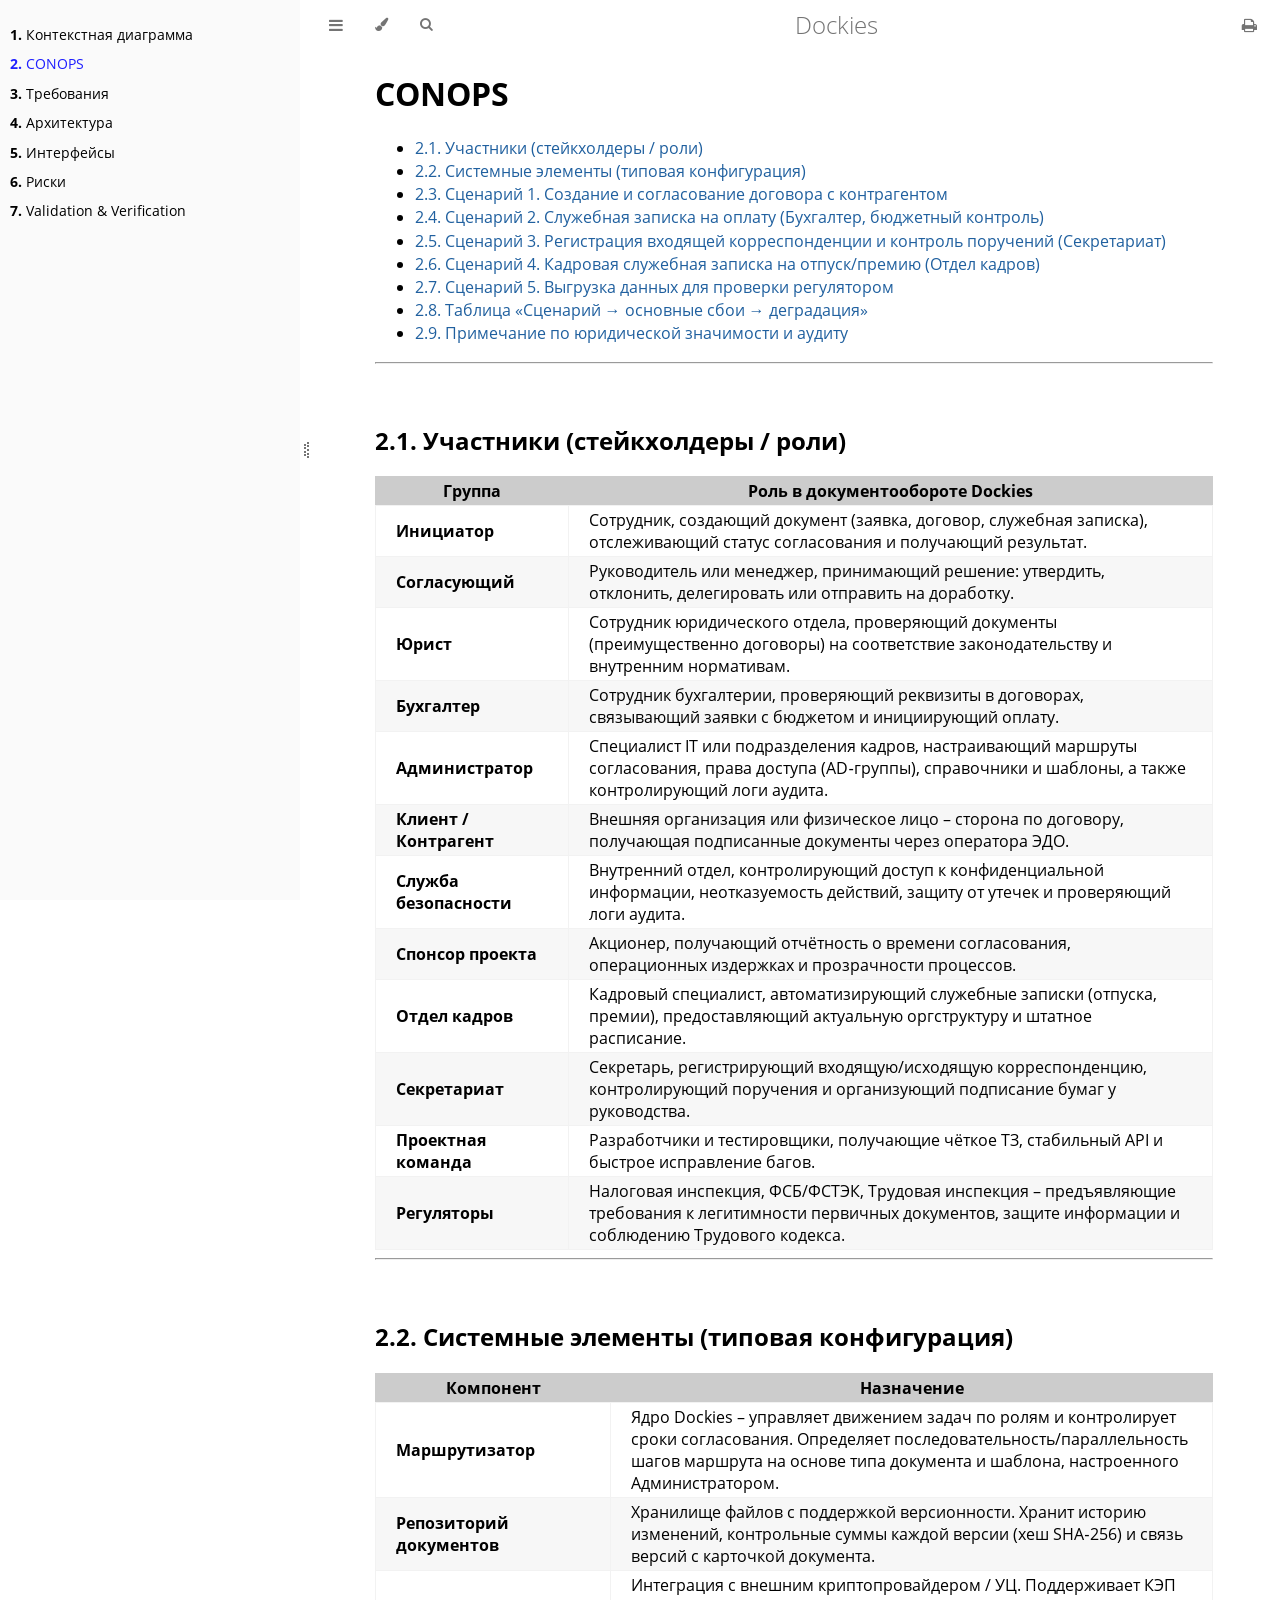
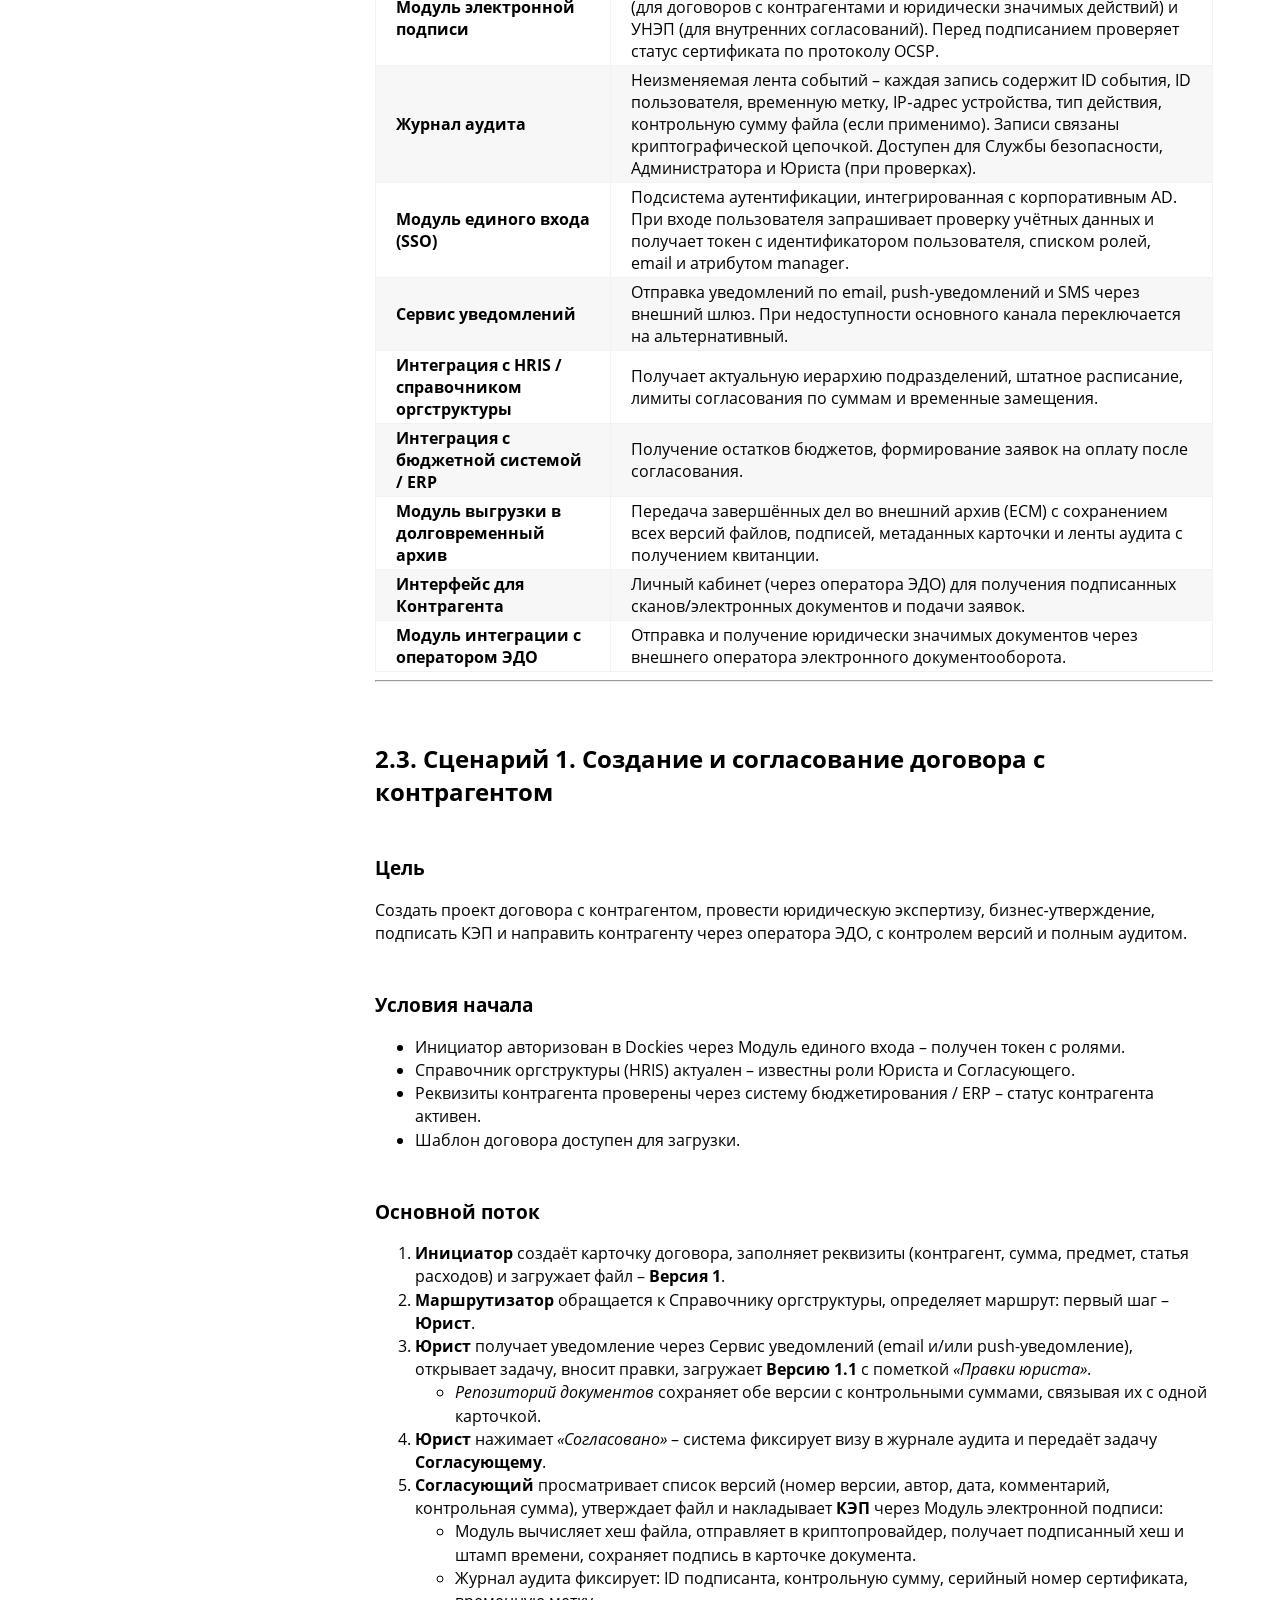
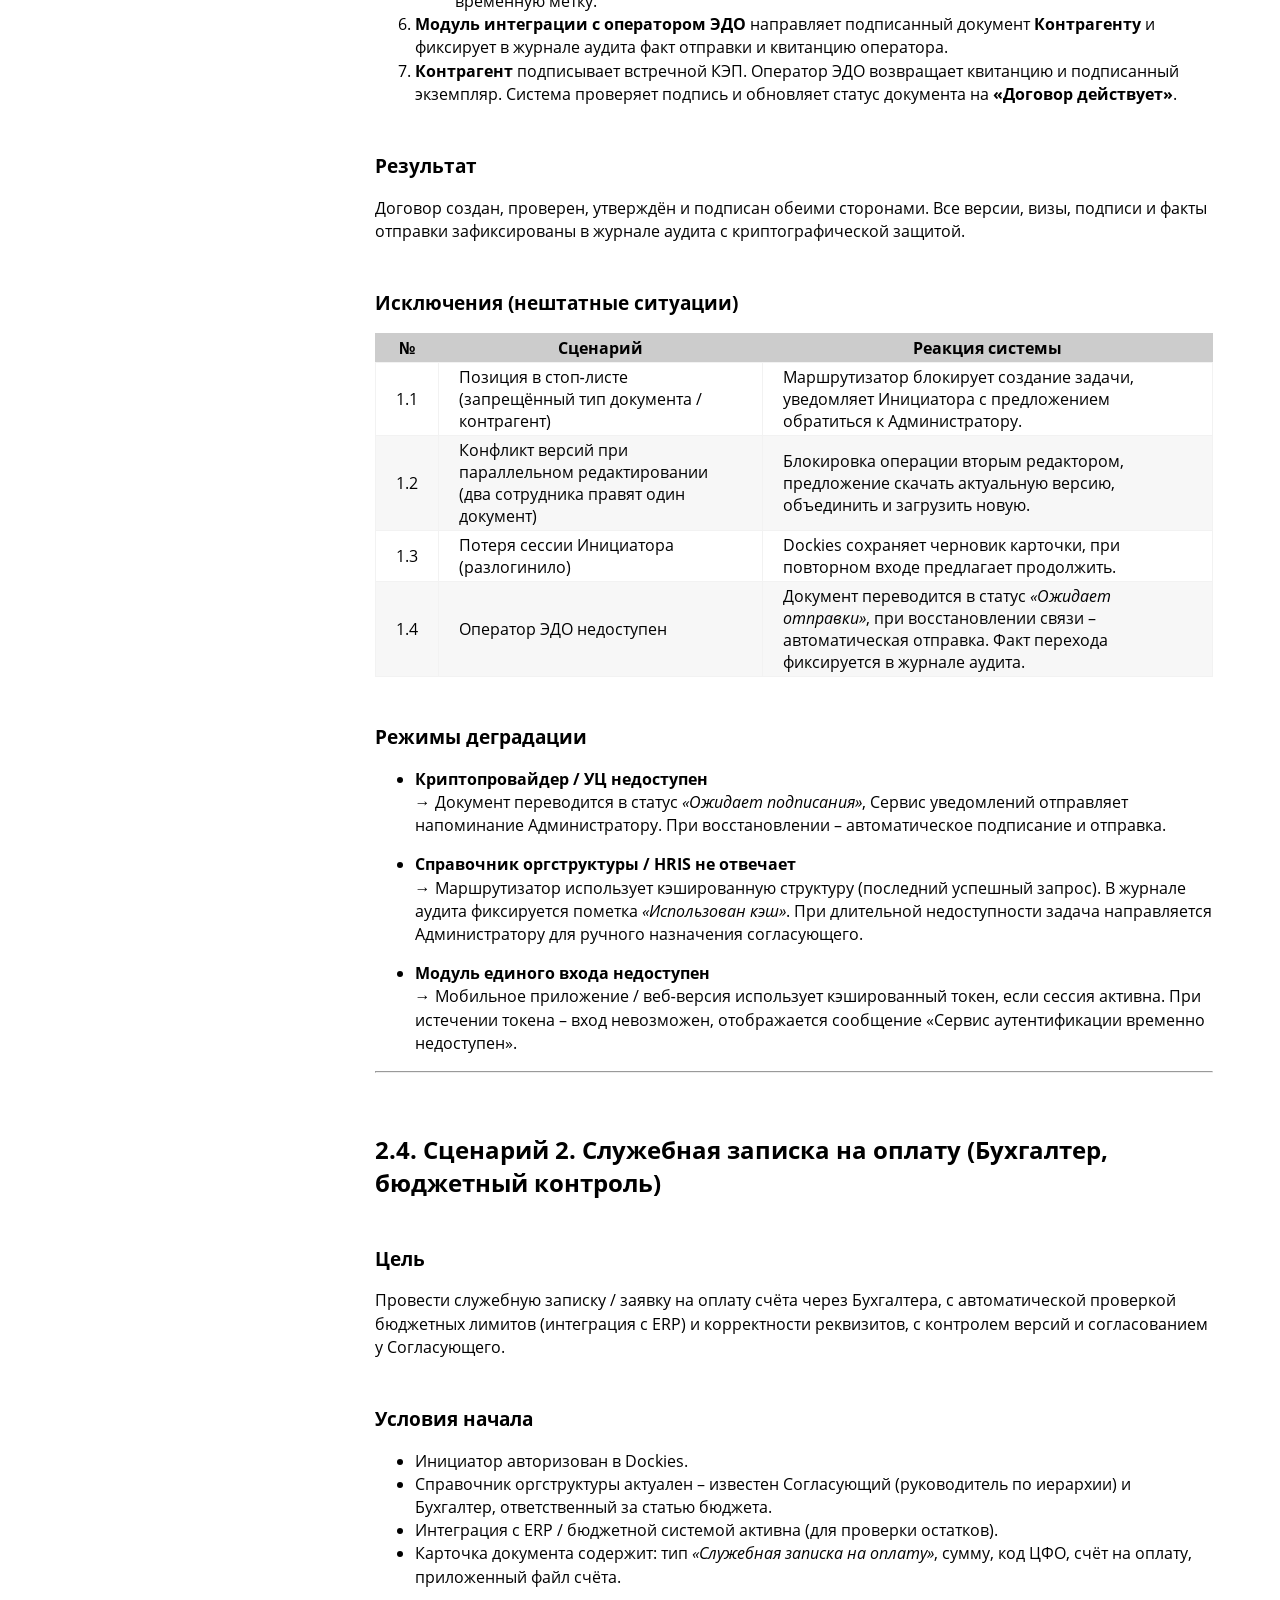
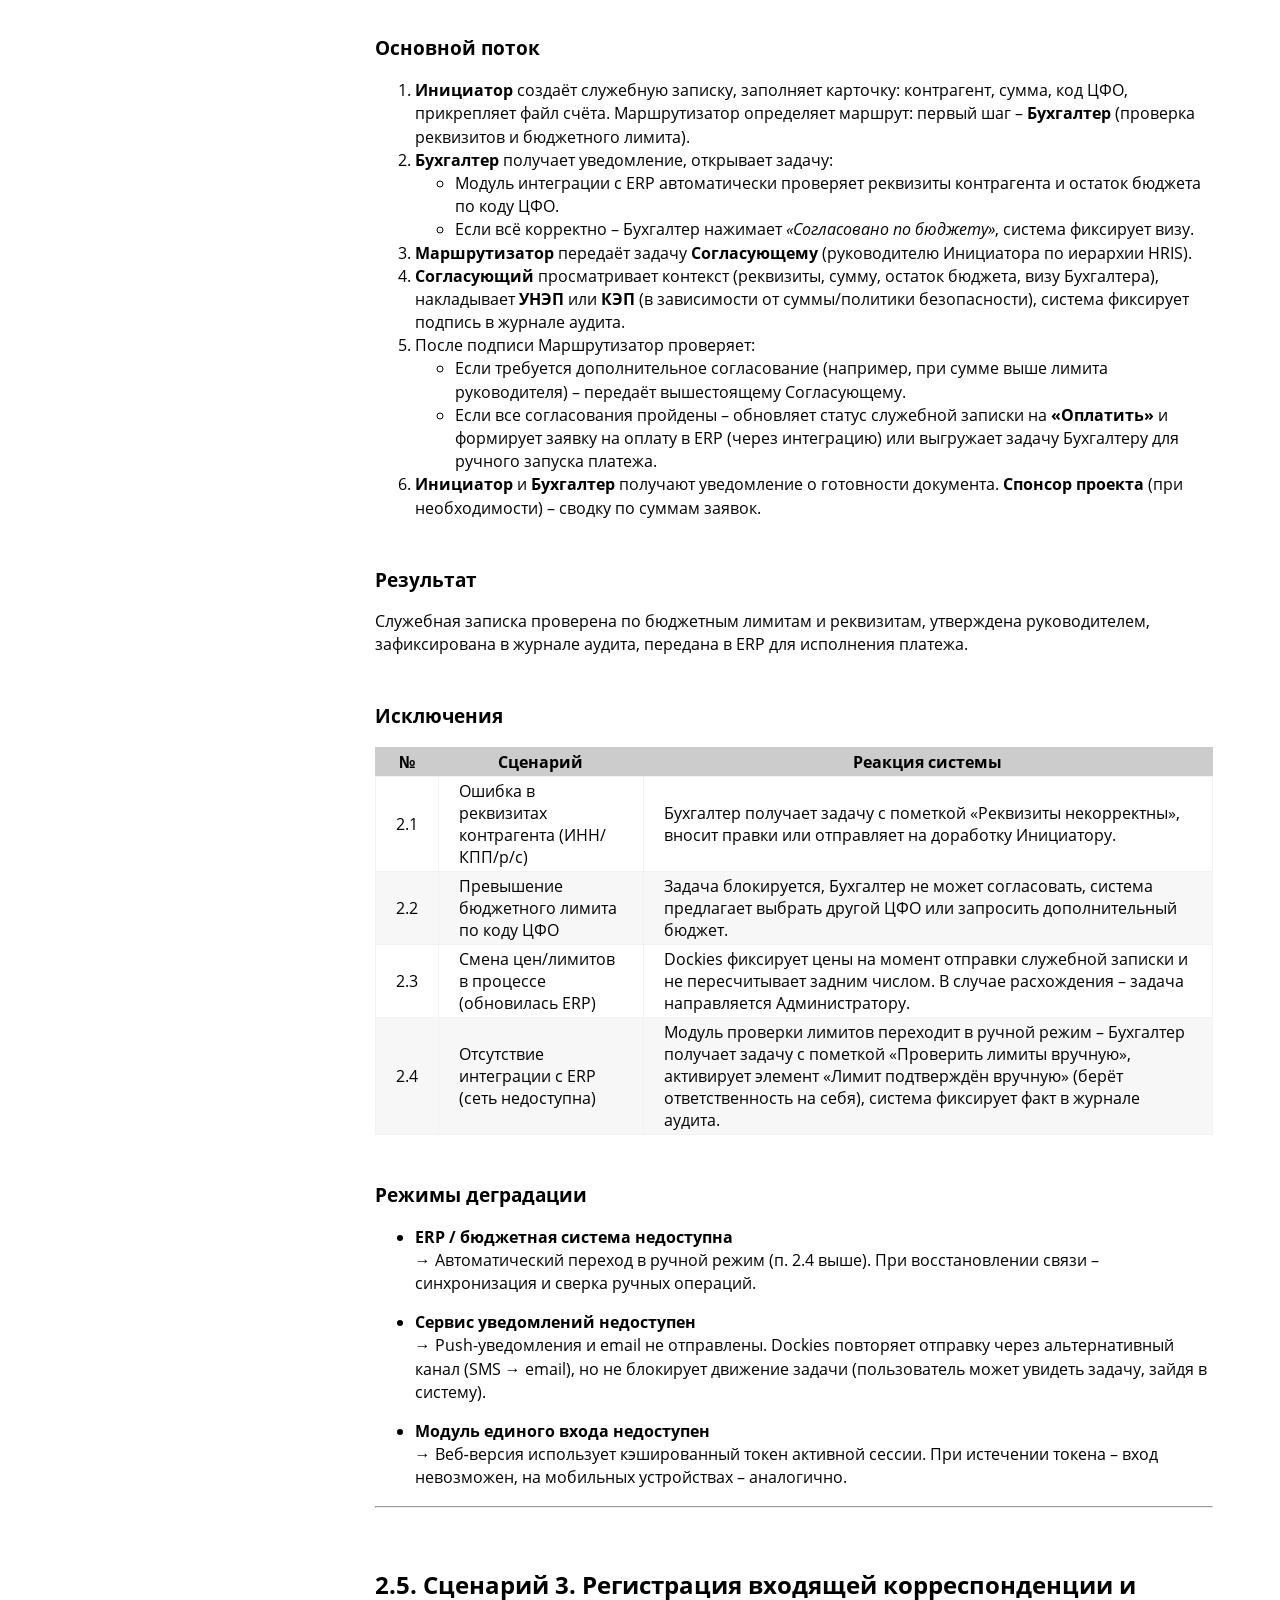
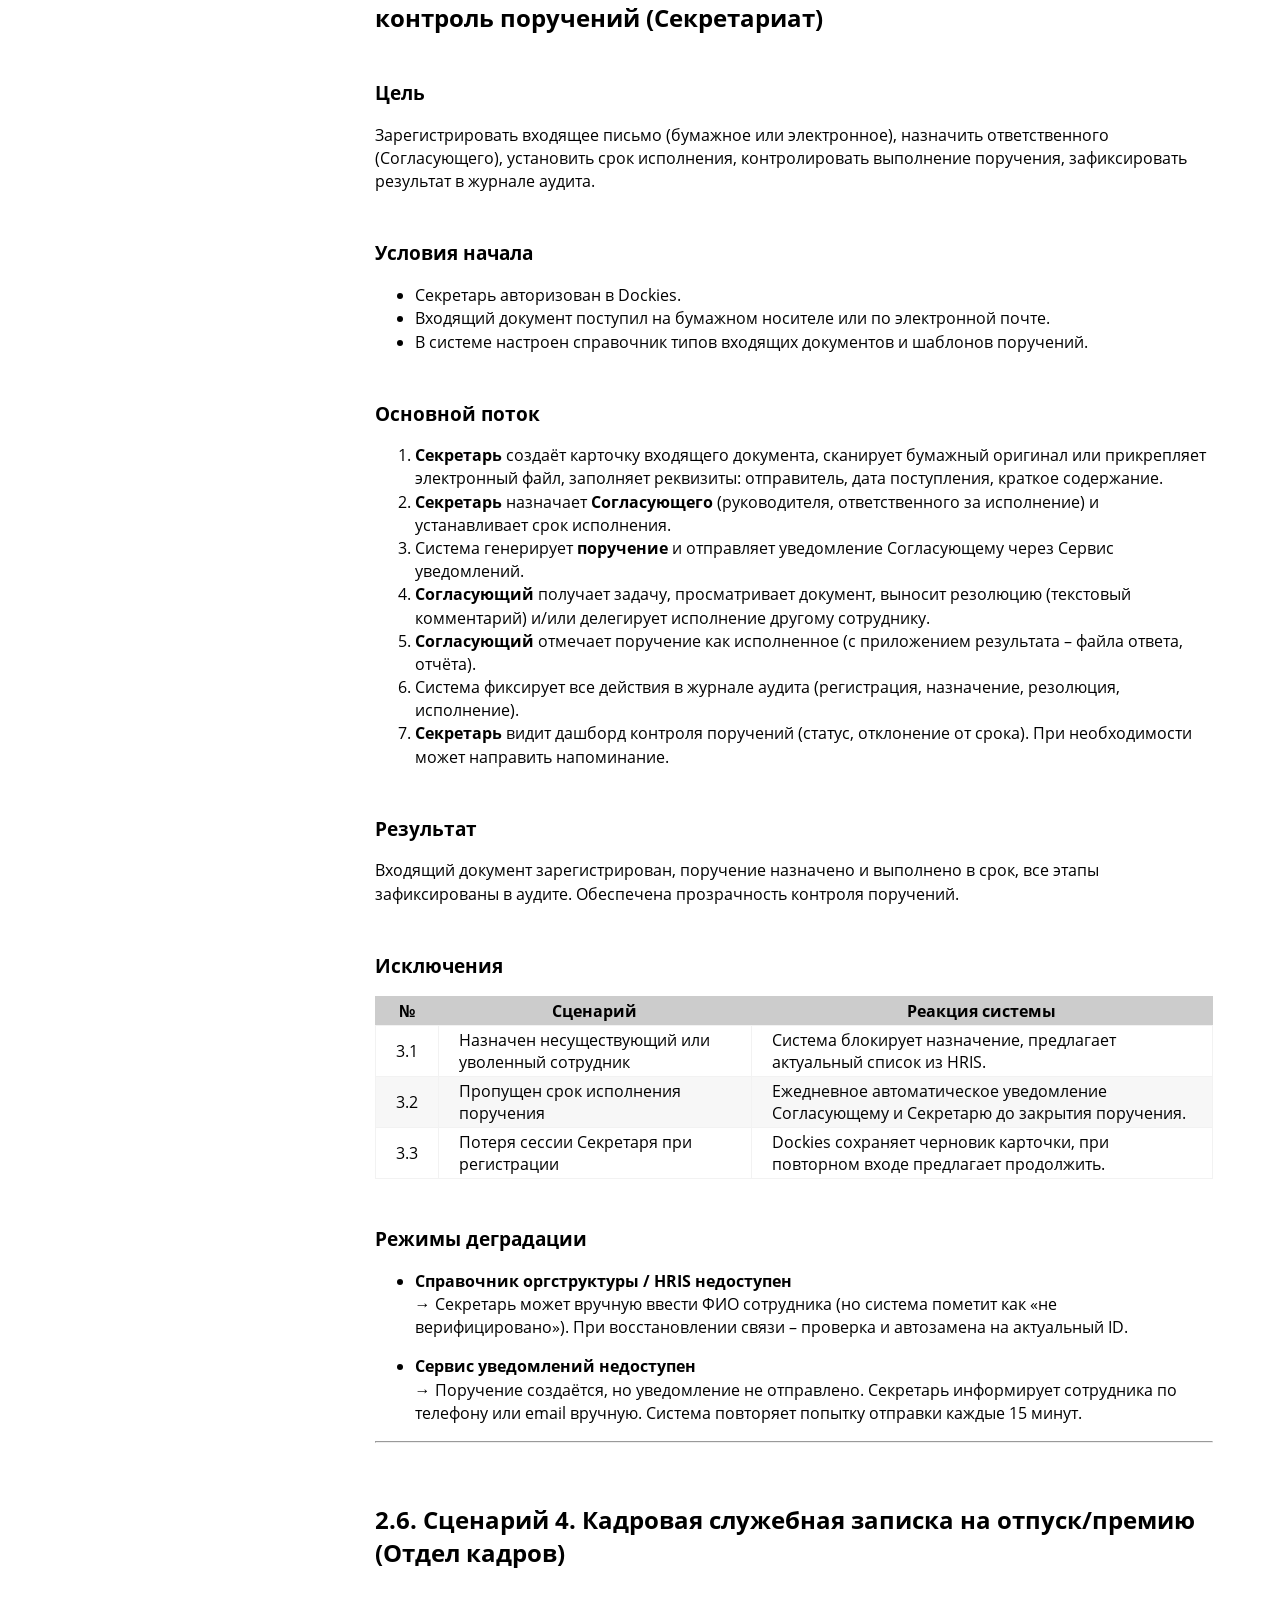
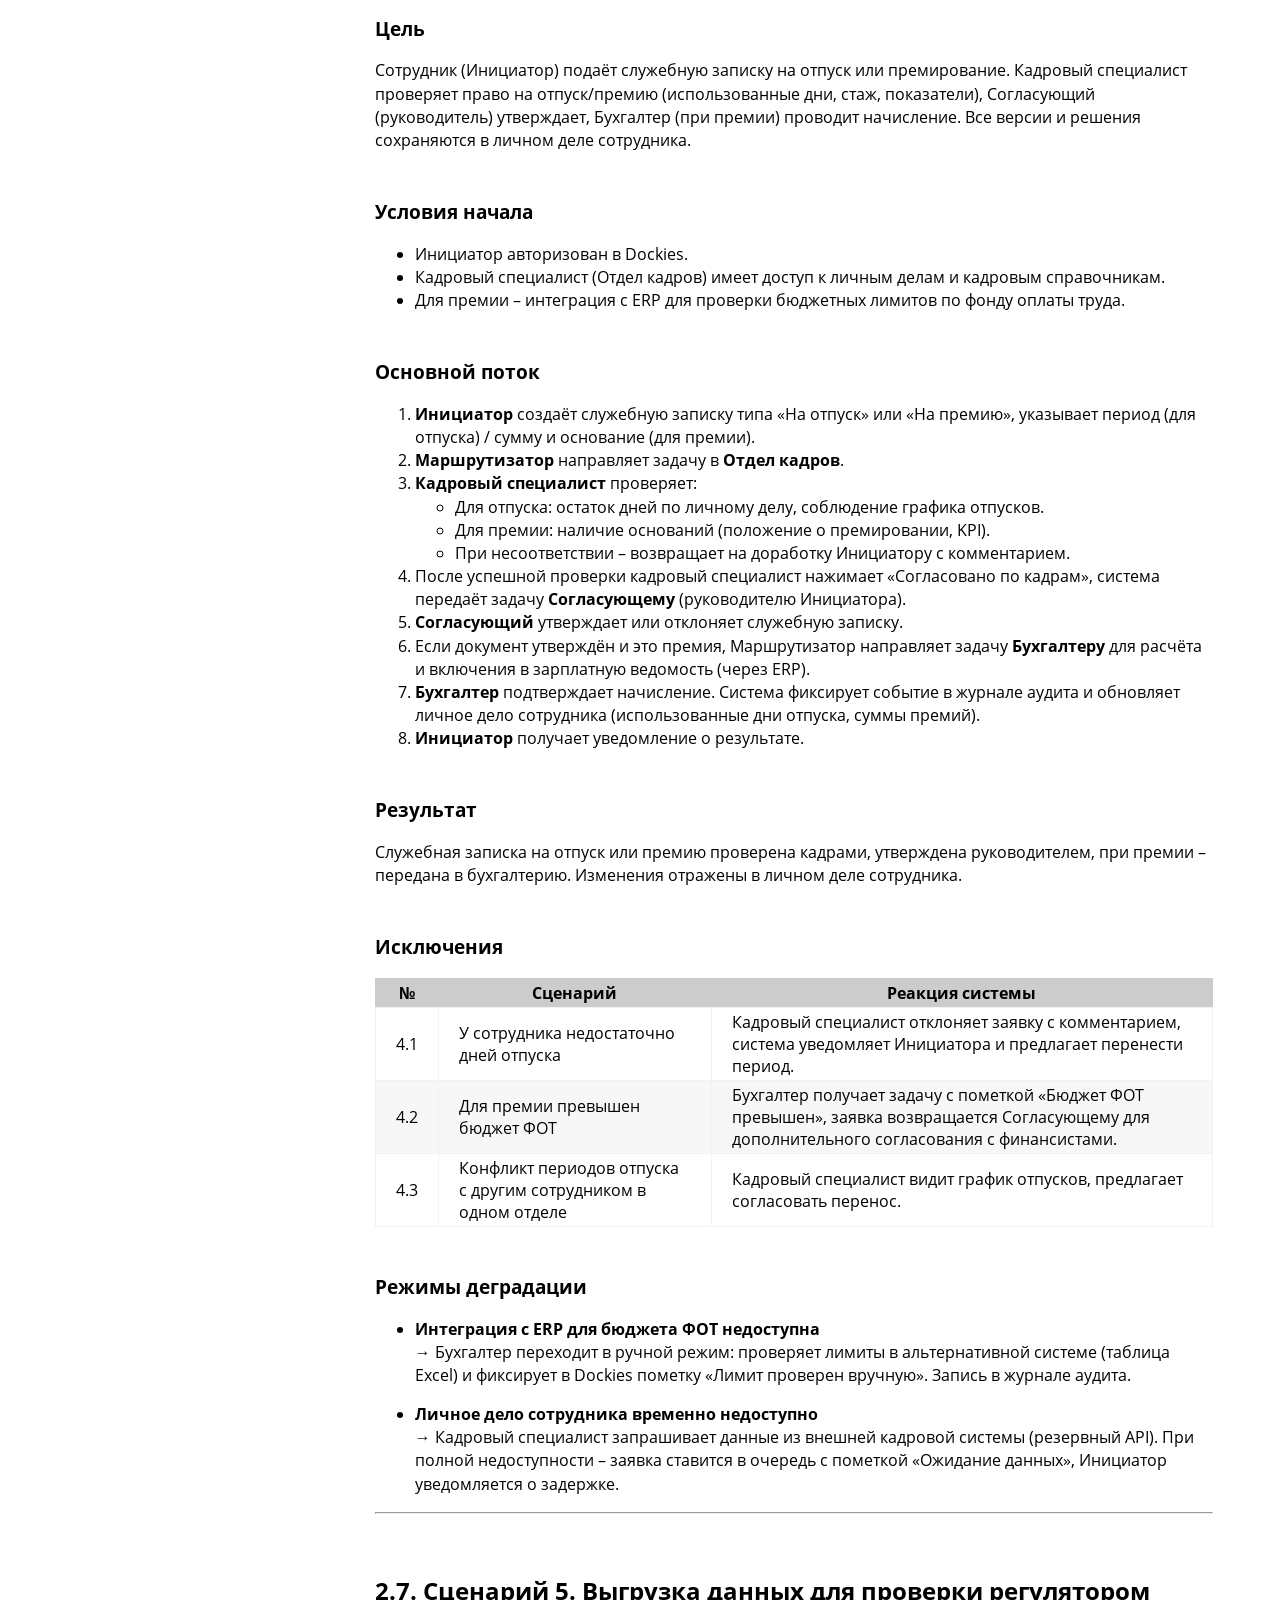
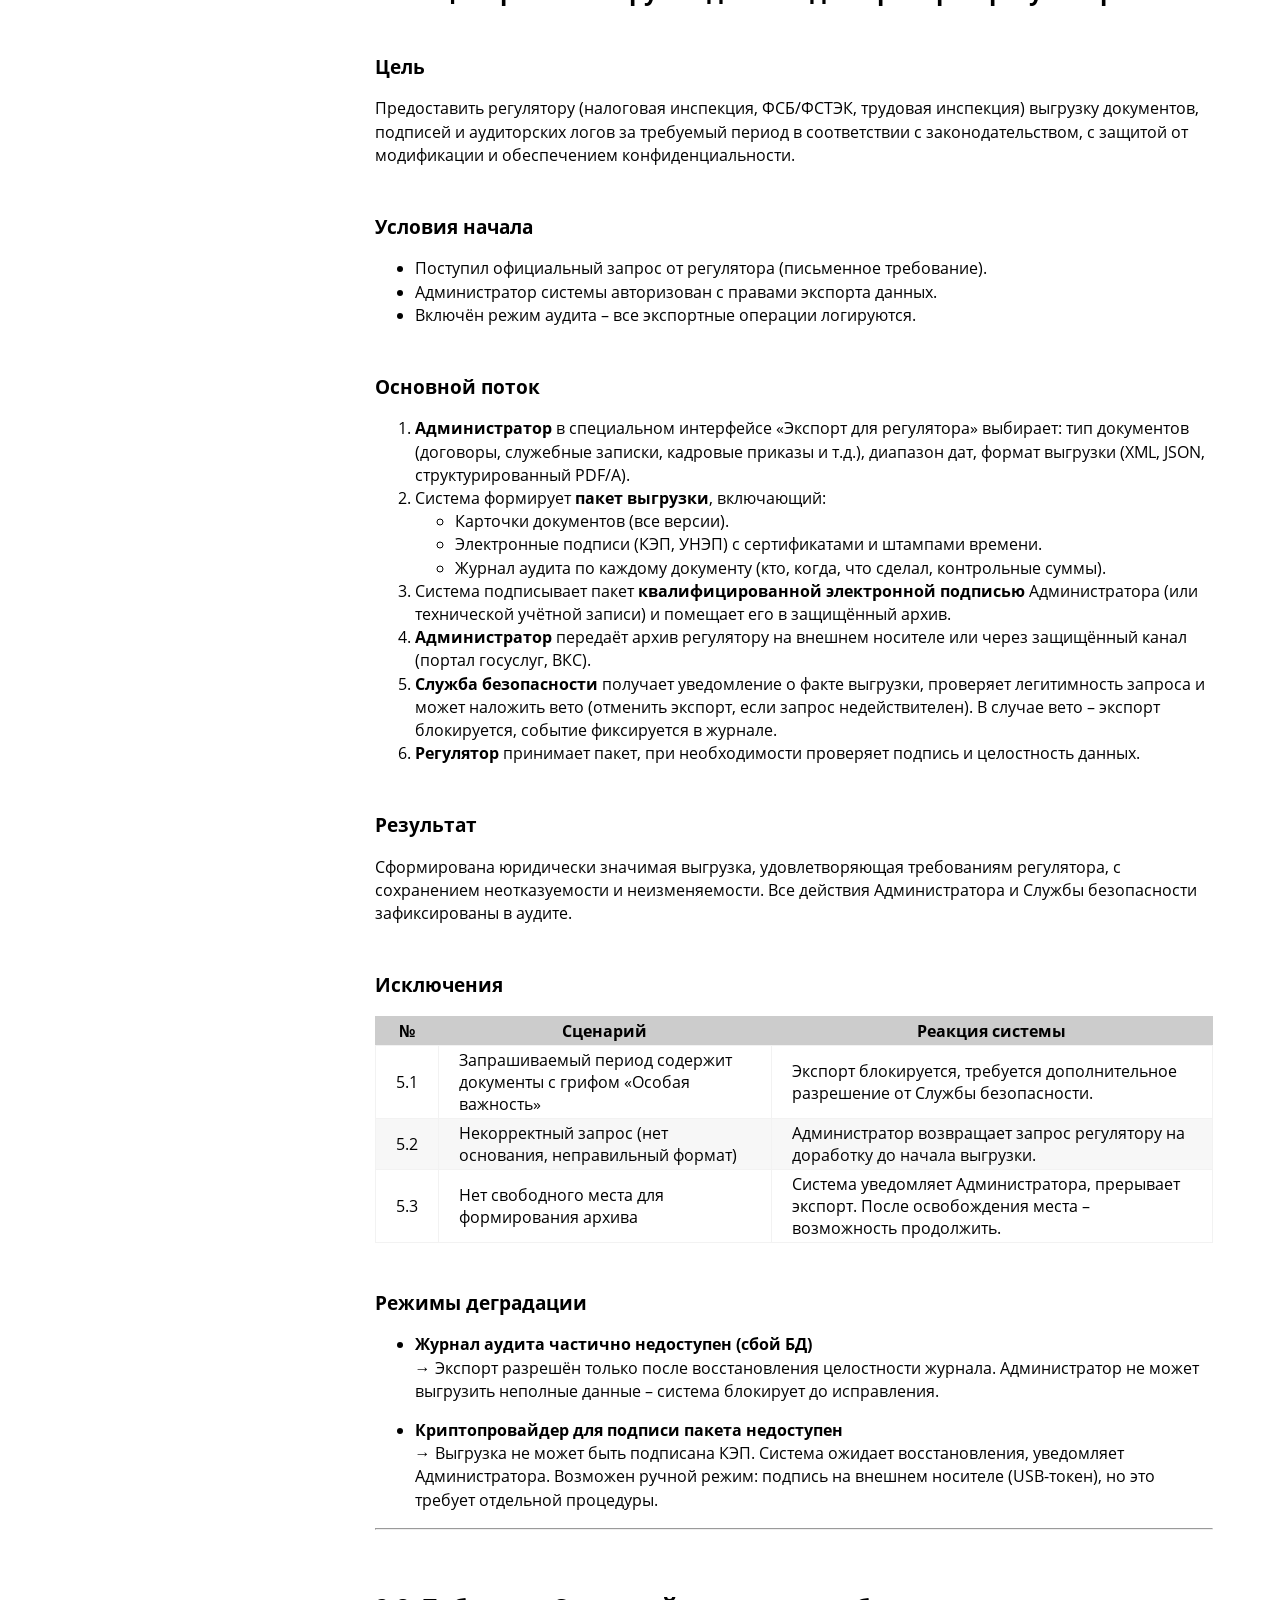
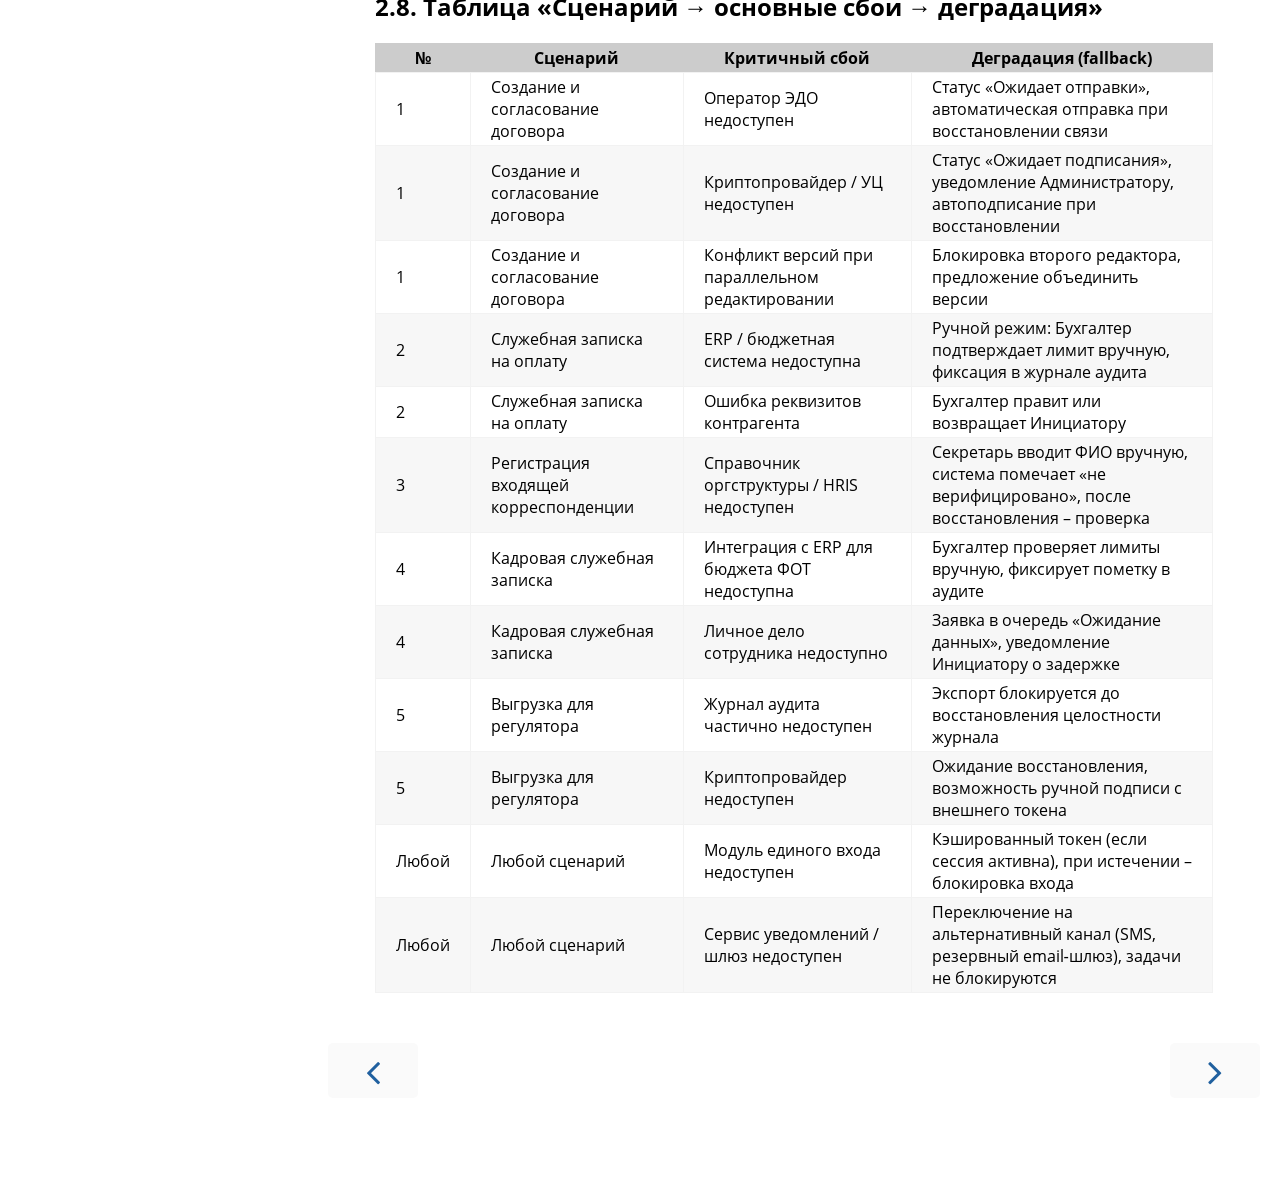
<file: CONOPS.html>
<!DOCTYPE HTML>
<html lang="ru" class="light sidebar-visible" dir="ltr">
    <head>
        <!-- Book generated using mdBook -->
        <meta charset="UTF-8">
        <title>CONOPS - Dockies</title>


        <!-- Custom HTML head -->

        <meta name="description" content="">
        <meta name="viewport" content="width=device-width, initial-scale=1">
        <meta name="theme-color" content="#ffffff">

        <link rel="icon" href="favicon.svg">
        <link rel="shortcut icon" href="favicon.png">
        <link rel="stylesheet" href="css/variables.css">
        <link rel="stylesheet" href="css/general.css">
        <link rel="stylesheet" href="css/chrome.css">
        <link rel="stylesheet" href="css/print.css" media="print">

        <!-- Fonts -->
        <link rel="stylesheet" href="FontAwesome/css/font-awesome.css">
        <link rel="stylesheet" href="fonts/fonts.css">

        <!-- Highlight.js Stylesheets -->
        <link rel="stylesheet" id="highlight-css" href="highlight.css">
        <link rel="stylesheet" id="tomorrow-night-css" href="tomorrow-night.css">
        <link rel="stylesheet" id="ayu-highlight-css" href="ayu-highlight.css">

        <!-- Custom theme stylesheets -->
        <link rel="stylesheet" href="src/_assets/custom.css">


        <!-- Provide site root and default themes to javascript -->
        <script>
            const path_to_root = "";
            const default_light_theme = "light";
            const default_dark_theme = "navy";
            window.path_to_searchindex_js = "searchindex.js";
        </script>
        <!-- Start loading toc.js asap -->
        <script src="toc.js"></script>
    </head>
    <body>
    <div id="mdbook-help-container">
        <div id="mdbook-help-popup">
            <h2 class="mdbook-help-title">Keyboard shortcuts</h2>
            <div>
                <p>Press <kbd>←</kbd> or <kbd>→</kbd> to navigate between chapters</p>
                <p>Press <kbd>S</kbd> or <kbd>/</kbd> to search in the book</p>
                <p>Press <kbd>?</kbd> to show this help</p>
                <p>Press <kbd>Esc</kbd> to hide this help</p>
            </div>
        </div>
    </div>
    <div id="body-container">
        <!-- Work around some values being stored in localStorage wrapped in quotes -->
        <script>
            try {
                let theme = localStorage.getItem('mdbook-theme');
                let sidebar = localStorage.getItem('mdbook-sidebar');

                if (theme.startsWith('"') && theme.endsWith('"')) {
                    localStorage.setItem('mdbook-theme', theme.slice(1, theme.length - 1));
                }

                if (sidebar.startsWith('"') && sidebar.endsWith('"')) {
                    localStorage.setItem('mdbook-sidebar', sidebar.slice(1, sidebar.length - 1));
                }
            } catch (e) { }
        </script>

        <!-- Set the theme before any content is loaded, prevents flash -->
        <script>
            const default_theme = window.matchMedia("(prefers-color-scheme: dark)").matches ? default_dark_theme : default_light_theme;
            let theme;
            try { theme = localStorage.getItem('mdbook-theme'); } catch(e) { }
            if (theme === null || theme === undefined) { theme = default_theme; }
            const html = document.documentElement;
            html.classList.remove('light')
            html.classList.add(theme);
            html.classList.add("js");
        </script>

        <input type="checkbox" id="sidebar-toggle-anchor" class="hidden">

        <!-- Hide / unhide sidebar before it is displayed -->
        <script>
            let sidebar = null;
            const sidebar_toggle = document.getElementById("sidebar-toggle-anchor");
            if (document.body.clientWidth >= 1080) {
                try { sidebar = localStorage.getItem('mdbook-sidebar'); } catch(e) { }
                sidebar = sidebar || 'visible';
            } else {
                sidebar = 'hidden';
                sidebar_toggle.checked = false;
            }
            if (sidebar === 'visible') {
                sidebar_toggle.checked = true;
            } else {
                html.classList.remove('sidebar-visible');
            }
        </script>

        <nav id="sidebar" class="sidebar" aria-label="Table of contents">
            <!-- populated by js -->
            <mdbook-sidebar-scrollbox class="sidebar-scrollbox"></mdbook-sidebar-scrollbox>
            <noscript>
                <iframe class="sidebar-iframe-outer" src="toc.html"></iframe>
            </noscript>
            <div id="sidebar-resize-handle" class="sidebar-resize-handle">
                <div class="sidebar-resize-indicator"></div>
            </div>
        </nav>

        <div id="page-wrapper" class="page-wrapper">

            <div class="page">
                <div id="menu-bar-hover-placeholder"></div>
                <div id="menu-bar" class="menu-bar sticky">
                    <div class="left-buttons">
                        <label id="sidebar-toggle" class="icon-button" for="sidebar-toggle-anchor" title="Toggle Table of Contents" aria-label="Toggle Table of Contents" aria-controls="sidebar">
                            <i class="fa fa-bars"></i>
                        </label>
                        <button id="theme-toggle" class="icon-button" type="button" title="Change theme" aria-label="Change theme" aria-haspopup="true" aria-expanded="false" aria-controls="theme-list">
                            <i class="fa fa-paint-brush"></i>
                        </button>
                        <ul id="theme-list" class="theme-popup" aria-label="Themes" role="menu">
                            <li role="none"><button role="menuitem" class="theme" id="default_theme">Auto</button></li>
                            <li role="none"><button role="menuitem" class="theme" id="light">Light</button></li>
                            <li role="none"><button role="menuitem" class="theme" id="rust">Rust</button></li>
                            <li role="none"><button role="menuitem" class="theme" id="coal">Coal</button></li>
                            <li role="none"><button role="menuitem" class="theme" id="navy">Navy</button></li>
                            <li role="none"><button role="menuitem" class="theme" id="ayu">Ayu</button></li>
                        </ul>
                        <button id="search-toggle" class="icon-button" type="button" title="Search (`/`)" aria-label="Toggle Searchbar" aria-expanded="false" aria-keyshortcuts="/ s" aria-controls="searchbar">
                            <i class="fa fa-search"></i>
                        </button>
                    </div>

                    <h1 class="menu-title">Dockies</h1>

                    <div class="right-buttons">
                        <a href="print.html" title="Print this book" aria-label="Print this book">
                            <i id="print-button" class="fa fa-print"></i>
                        </a>

                    </div>
                </div>

                <div id="search-wrapper" class="hidden">
                    <form id="searchbar-outer" class="searchbar-outer">
                        <div class="search-wrapper">
                            <input type="search" id="searchbar" name="searchbar" placeholder="Search this book ..." aria-controls="searchresults-outer" aria-describedby="searchresults-header">
                            <div class="spinner-wrapper">
                                <i class="fa fa-spinner fa-spin"></i>
                            </div>
                        </div>
                    </form>
                    <div id="searchresults-outer" class="searchresults-outer hidden">
                        <div id="searchresults-header" class="searchresults-header"></div>
                        <ul id="searchresults">
                        </ul>
                    </div>
                </div>

                <!-- Apply ARIA attributes after the sidebar and the sidebar toggle button are added to the DOM -->
                <script>
                    document.getElementById('sidebar-toggle').setAttribute('aria-expanded', sidebar === 'visible');
                    document.getElementById('sidebar').setAttribute('aria-hidden', sidebar !== 'visible');
                    Array.from(document.querySelectorAll('#sidebar a')).forEach(function(link) {
                        link.setAttribute('tabIndex', sidebar === 'visible' ? 0 : -1);
                    });
                </script>

                <div id="content" class="content">
                    <main>
                        <h1 id="conops"><a class="header" href="#conops">CONOPS</a></h1>
<ul>
<li><a href="#21-%D1%83%D1%87%D0%B0%D1%81%D1%82%D0%BD%D0%B8%D0%BA%D0%B8-%D1%81%D1%82%D0%B5%D0%B9%D0%BA%D1%85%D0%BE%D0%BB%D0%B4%D0%B5%D1%80%D1%8B--%D1%80%D0%BE%D0%BB%D0%B8">2.1. Участники (стейкхолдеры / роли)</a></li>
<li><a href="#22-%D1%81%D0%B8%D1%81%D1%82%D0%B5%D0%BC%D0%BD%D1%8B%D0%B5-%D1%8D%D0%BB%D0%B5%D0%BC%D0%B5%D0%BD%D1%82%D1%8B-%D1%82%D0%B8%D0%BF%D0%BE%D0%B2%D0%B0%D1%8F-%D0%BA%D0%BE%D0%BD%D1%84%D0%B8%D0%B3%D1%83%D1%80%D0%B0%D1%86%D0%B8%D1%8F">2.2. Системные элементы (типовая конфигурация)</a></li>
<li><a href="#23-%D1%81%D1%86%D0%B5%D0%BD%D0%B0%D1%80%D0%B8%D0%B9-1-%D1%81%D0%BE%D0%B7%D0%B4%D0%B0%D0%BD%D0%B8%D0%B5-%D0%B8-%D1%81%D0%BE%D0%B3%D0%BB%D0%B0%D1%81%D0%BE%D0%B2%D0%B0%D0%BD%D0%B8%D0%B5-%D0%B4%D0%BE%D0%B3%D0%BE%D0%B2%D0%BE%D1%80%D0%B0-%D1%81-%D0%BA%D0%BE%D0%BD%D1%82%D1%80%D0%B0%D0%B3%D0%B5%D0%BD%D1%82%D0%BE%D0%BC">2.3. Сценарий 1. Создание и согласование договора с контрагентом</a></li>
<li><a href="#24-%D1%81%D1%86%D0%B5%D0%BD%D0%B0%D1%80%D0%B8%D0%B9-2-%D1%81%D0%BB%D1%83%D0%B6%D0%B5%D0%B1%D0%BD%D0%B0%D1%8F-%D0%B7%D0%B0%D0%BF%D0%B8%D1%81%D0%BA%D0%B0-%D0%BD%D0%B0-%D0%BE%D0%BF%D0%BB%D0%B0%D1%82%D1%83-%D0%B1%D1%83%D1%85%D0%B3%D0%B0%D0%BB%D1%82%D0%B5%D1%80-%D0%B1%D1%8E%D0%B4%D0%B6%D0%B5%D1%82%D0%BD%D1%8B%D0%B9-%D0%BA%D0%BE%D0%BD%D1%82%D1%80%D0%BE%D0%BB%D1%8C">2.4. Сценарий 2. Служебная записка на оплату (Бухгалтер, бюджетный контроль)</a></li>
<li><a href="#25-%D1%81%D1%86%D0%B5%D0%BD%D0%B0%D1%80%D0%B8%D0%B9-3-%D1%80%D0%B5%D0%B3%D0%B8%D1%81%D1%82%D1%80%D0%B0%D1%86%D0%B8%D1%8F-%D0%B2%D1%85%D0%BE%D0%B4%D1%8F%D1%89%D0%B5%D0%B9-%D0%BA%D0%BE%D1%80%D1%80%D0%B5%D1%81%D0%BF%D0%BE%D0%BD%D0%B4%D0%B5%D0%BD%D1%86%D0%B8%D0%B8-%D0%B8-%D0%BA%D0%BE%D0%BD%D1%82%D1%80%D0%BE%D0%BB%D1%8C-%D0%BF%D0%BE%D1%80%D1%83%D1%87%D0%B5%D0%BD%D0%B8%D0%B9-%D1%81%D0%B5%D0%BA%D1%80%D0%B5%D1%82%D0%B0%D1%80%D0%B8%D0%B0%D1%82">2.5. Сценарий 3. Регистрация входящей корреспонденции и контроль поручений (Секретариат)</a></li>
<li><a href="#26-%D1%81%D1%86%D0%B5%D0%BD%D0%B0%D1%80%D0%B8%D0%B9-4-%D0%BA%D0%B0%D0%B4%D1%80%D0%BE%D0%B2%D0%B0%D1%8F-%D1%81%D0%BB%D1%83%D0%B6%D0%B5%D0%B1%D0%BD%D0%B0%D1%8F-%D0%B7%D0%B0%D0%BF%D0%B8%D1%81%D0%BA%D0%B0-%D0%BD%D0%B0-%D0%BE%D1%82%D0%BF%D1%83%D1%81%D0%BA%D0%BF%D1%80%D0%B5%D0%BC%D0%B8%D1%8E-%D0%BE%D1%82%D0%B4%D0%B5%D0%BB-%D0%BA%D0%B0%D0%B4%D1%80%D0%BE%D0%B2">2.6. Сценарий 4. Кадровая служебная записка на отпуск/премию (Отдел кадров)</a></li>
<li><a href="#27-%D1%81%D1%86%D0%B5%D0%BD%D0%B0%D1%80%D0%B8%D0%B9-5-%D0%B2%D1%8B%D0%B3%D1%80%D1%83%D0%B7%D0%BA%D0%B0-%D0%B4%D0%B0%D0%BD%D0%BD%D1%8B%D1%85-%D0%B4%D0%BB%D1%8F-%D0%BF%D1%80%D0%BE%D0%B2%D0%B5%D1%80%D0%BA%D0%B8-%D1%80%D0%B5%D0%B3%D1%83%D0%BB%D1%8F%D1%82%D0%BE%D1%80%D0%BE%D0%BC">2.7. Сценарий 5. Выгрузка данных для проверки регулятором</a></li>
<li><a href="#28-%D1%82%D0%B0%D0%B1%D0%BB%D0%B8%D1%86%D0%B0-%D1%81%D1%86%D0%B5%D0%BD%D0%B0%D1%80%D0%B8%D0%B9--%D0%BE%D1%81%D0%BD%D0%BE%D0%B2%D0%BD%D1%8B%D0%B5-%D1%81%D0%B1%D0%BE%D0%B8--%D0%B4%D0%B5%D0%B3%D1%80%D0%B0%D0%B4%D0%B0%D1%86%D0%B8%D1%8F">2.8. Таблица «Сценарий → основные сбои → деградация»</a></li>
<li><a href="#29-%D0%BF%D1%80%D0%B8%D0%BC%D0%B5%D1%87%D0%B0%D0%BD%D0%B8%D0%B5-%D0%BF%D0%BE-%D1%8E%D1%80%D0%B8%D0%B4%D0%B8%D1%87%D0%B5%D1%81%D0%BA%D0%BE%D0%B9-%D0%B7%D0%BD%D0%B0%D1%87%D0%B8%D0%BC%D0%BE%D1%81%D1%82%D0%B8-%D0%B8-%D0%B0%D1%83%D0%B4%D0%B8%D1%82%D1%83">2.9. Примечание по юридической значимости и аудиту</a></li>
</ul>
<hr />
<h2 id="21-Участники-стейкхолдеры--роли"><a class="header" href="#21-Участники-стейкхолдеры--роли">2.1. Участники (стейкхолдеры / роли)</a></h2>
<div class="table-wrapper"><table><thead><tr><th><strong>Группа</strong></th><th><strong>Роль в документообороте Dockies</strong></th></tr></thead><tbody>
<tr><td><strong>Инициатор</strong></td><td>Сотрудник, создающий документ (заявка, договор, служебная записка), отслеживающий статус согласования и получающий результат.</td></tr>
<tr><td><strong>Согласующий</strong></td><td>Руководитель или менеджер, принимающий решение: утвердить, отклонить, делегировать или отправить на доработку.</td></tr>
<tr><td><strong>Юрист</strong></td><td>Сотрудник юридического отдела, проверяющий документы (преимущественно договоры) на соответствие законодательству и внутренним нормативам.</td></tr>
<tr><td><strong>Бухгалтер</strong></td><td>Сотрудник бухгалтерии, проверяющий реквизиты в договорах, связывающий заявки с бюджетом и инициирующий оплату.</td></tr>
<tr><td><strong>Администратор</strong></td><td>Специалист IT или подразделения кадров, настраивающий маршруты согласования, права доступа (AD‑группы), справочники и шаблоны, а также контролирующий логи аудита.</td></tr>
<tr><td><strong>Клиент / Контрагент</strong></td><td>Внешняя организация или физическое лицо – сторона по договору, получающая подписанные документы через оператора ЭДО.</td></tr>
<tr><td><strong>Служба безопасности</strong></td><td>Внутренний отдел, контролирующий доступ к конфиденциальной информации, неотказуемость действий, защиту от утечек и проверяющий логи аудита.</td></tr>
<tr><td><strong>Спонсор проекта</strong></td><td>Акционер, получающий отчётность о времени согласования, операционных издержках и прозрачности процессов.</td></tr>
<tr><td><strong>Отдел кадров</strong></td><td>Кадровый специалист, автоматизирующий служебные записки (отпуска, премии), предоставляющий актуальную оргструктуру и штатное расписание.</td></tr>
<tr><td><strong>Секретариат</strong></td><td>Секретарь, регистрирующий входящую/исходящую корреспонденцию, контролирующий поручения и организующий подписание бумаг у руководства.</td></tr>
<tr><td><strong>Проектная команда</strong></td><td>Разработчики и тестировщики, получающие чёткое ТЗ, стабильный API и быстрое исправление багов.</td></tr>
<tr><td><strong>Регуляторы</strong></td><td>Налоговая инспекция, ФСБ/ФСТЭК, Трудовая инспекция – предъявляющие требования к легитимности первичных документов, защите информации и соблюдению Трудового кодекса.</td></tr>
</tbody></table>
</div>
<hr />
<h2 id="22-Системные-элементы-типовая-конфигурация"><a class="header" href="#22-Системные-элементы-типовая-конфигурация">2.2. Системные элементы (типовая конфигурация)</a></h2>
<div class="table-wrapper"><table><thead><tr><th><strong>Компонент</strong></th><th><strong>Назначение</strong></th></tr></thead><tbody>
<tr><td><strong>Маршрутизатор</strong></td><td>Ядро Dockies – управляет движением задач по ролям и контролирует сроки согласования. Определяет последовательность/параллельность шагов маршрута на основе типа документа и шаблона, настроенного Администратором.</td></tr>
<tr><td><strong>Репозиторий документов</strong></td><td>Хранилище файлов с поддержкой версионности. Хранит историю изменений, контрольные суммы каждой версии (хеш SHA‑256) и связь версий с карточкой документа.</td></tr>
<tr><td><strong>Модуль электронной подписи</strong></td><td>Интеграция с внешним криптопровайдером / УЦ. Поддерживает КЭП (для договоров с контрагентами и юридически значимых действий) и УНЭП (для внутренних согласований). Перед подписанием проверяет статус сертификата по протоколу OCSP.</td></tr>
<tr><td><strong>Журнал аудита</strong></td><td>Неизменяемая лента событий – каждая запись содержит ID события, ID пользователя, временную метку, IP‑адрес устройства, тип действия, контрольную сумму файла (если применимо). Записи связаны криптографической цепочкой. Доступен для Службы безопасности, Администратора и Юриста (при проверках).</td></tr>
<tr><td><strong>Модуль единого входа (SSO)</strong></td><td>Подсистема аутентификации, интегрированная с корпоративным AD. При входе пользователя запрашивает проверку учётных данных и получает токен с идентификатором пользователя, списком ролей, email и атрибутом manager.</td></tr>
<tr><td><strong>Сервис уведомлений</strong></td><td>Отправка уведомлений по email, push‑уведомлений и SMS через внешний шлюз. При недоступности основного канала переключается на альтернативный.</td></tr>
<tr><td><strong>Интеграция с HRIS / справочником оргструктуры</strong></td><td>Получает актуальную иерархию подразделений, штатное расписание, лимиты согласования по суммам и временные замещения.</td></tr>
<tr><td><strong>Интеграция с бюджетной системой / ERP</strong></td><td>Получение остатков бюджетов, формирование заявок на оплату после согласования.</td></tr>
<tr><td><strong>Модуль выгрузки в долговременный архив</strong></td><td>Передача завершённых дел во внешний архив (ECM) с сохранением всех версий файлов, подписей, метаданных карточки и ленты аудита с получением квитанции.</td></tr>
<tr><td><strong>Интерфейс для Контрагента</strong></td><td>Личный кабинет (через оператора ЭДО) для получения подписанных сканов/электронных документов и подачи заявок.</td></tr>
<tr><td><strong>Модуль интеграции с оператором ЭДО</strong></td><td>Отправка и получение юридически значимых документов через внешнего оператора электронного документооборота.</td></tr>
</tbody></table>
</div>
<hr />
<h2 id="23-Сценарий-1-Создание-и-согласование-договора-с-контрагентом"><a class="header" href="#23-Сценарий-1-Создание-и-согласование-договора-с-контрагентом">2.3. Сценарий 1. Создание и согласование договора с контрагентом</a></h2>
<h3 id="Цель"><a class="header" href="#Цель">Цель</a></h3>
<p>Создать проект договора с контрагентом, провести юридическую экспертизу, бизнес‑утверждение, подписать КЭП и направить контрагенту через оператора ЭДО, с контролем версий и полным аудитом.</p>
<h3 id="Условия-начала"><a class="header" href="#Условия-начала">Условия начала</a></h3>
<ul>
<li>Инициатор авторизован в Dockies через Модуль единого входа – получен токен с ролями.</li>
<li>Справочник оргструктуры (HRIS) актуален – известны роли Юриста и Согласующего.</li>
<li>Реквизиты контрагента проверены через систему бюджетирования / ERP – статус контрагента активен.</li>
<li>Шаблон договора доступен для загрузки.</li>
</ul>
<h3 id="Основной-поток"><a class="header" href="#Основной-поток">Основной поток</a></h3>
<ol>
<li><strong>Инициатор</strong> создаёт карточку договора, заполняет реквизиты (контрагент, сумма, предмет, статья расходов) и загружает файл – <strong>Версия 1</strong>.</li>
<li><strong>Маршрутизатор</strong> обращается к Справочнику оргструктуры, определяет маршрут: первый шаг – <strong>Юрист</strong>.</li>
<li><strong>Юрист</strong> получает уведомление через Сервис уведомлений (email и/или push-уведомление), открывает задачу, вносит правки, загружает <strong>Версию 1.1</strong> с пометкой <em>«Правки юриста»</em>.
<ul>
<li><em>Репозиторий документов</em> сохраняет обе версии с контрольными суммами, связывая их с одной карточкой.</li>
</ul>
</li>
<li><strong>Юрист</strong> нажимает <em>«Согласовано»</em> – система фиксирует визу в журнале аудита и передаёт задачу <strong>Согласующему</strong>.</li>
<li><strong>Согласующий</strong> просматривает список версий (номер версии, автор, дата, комментарий, контрольная сумма), утверждает файл и накладывает <strong>КЭП</strong> через Модуль электронной подписи:
<ul>
<li>Модуль вычисляет хеш файла, отправляет в криптопровайдер, получает подписанный хеш и штамп времени, сохраняет подпись в карточке документа.</li>
<li>Журнал аудита фиксирует: ID подписанта, контрольную сумму, серийный номер сертификата, временную метку.</li>
</ul>
</li>
<li><strong>Модуль интеграции с оператором ЭДО</strong> направляет подписанный документ <strong>Контрагенту</strong> и фиксирует в журнале аудита факт отправки и квитанцию оператора.</li>
<li><strong>Контрагент</strong> подписывает встречной КЭП. Оператор ЭДО возвращает квитанцию и подписанный экземпляр. Система проверяет подпись и обновляет статус документа на <strong>«Договор действует»</strong>.</li>
</ol>
<h3 id="Результат"><a class="header" href="#Результат">Результат</a></h3>
<p>Договор создан, проверен, утверждён и подписан обеими сторонами. Все версии, визы, подписи и факты отправки зафиксированы в журнале аудита с криптографической защитой.</p>
<h3 id="Исключения-нештатные-ситуации"><a class="header" href="#Исключения-нештатные-ситуации">Исключения (нештатные ситуации)</a></h3>
<div class="table-wrapper"><table><thead><tr><th><strong>№</strong></th><th><strong>Сценарий</strong></th><th><strong>Реакция системы</strong></th></tr></thead><tbody>
<tr><td>1.1</td><td>Позиция в стоп‑листе (запрещённый тип документа / контрагент)</td><td>Маршрутизатор блокирует создание задачи, уведомляет Инициатора с предложением обратиться к Администратору.</td></tr>
<tr><td>1.2</td><td>Конфликт версий при параллельном редактировании (два сотрудника правят один документ)</td><td>Блокировка операции вторым редактором, предложение скачать актуальную версию, объединить и загрузить новую.</td></tr>
<tr><td>1.3</td><td>Потеря сессии Инициатора (разлогинило)</td><td>Dockies сохраняет черновик карточки, при повторном входе предлагает продолжить.</td></tr>
<tr><td>1.4</td><td>Оператор ЭДО недоступен</td><td>Документ переводится в статус <em>«Ожидает отправки»</em>, при восстановлении связи – автоматическая отправка. Факт перехода фиксируется в журнале аудита.</td></tr>
</tbody></table>
</div>
<h3 id="Режимы-деградации"><a class="header" href="#Режимы-деградации">Режимы деградации</a></h3>
<ul>
<li>
<p><strong>Криптопровайдер / УЦ недоступен</strong><br />
→ Документ переводится в статус <em>«Ожидает подписания»</em>, Сервис уведомлений отправляет напоминание Администратору. При восстановлении – автоматическое подписание и отправка.</p>
</li>
<li>
<p><strong>Справочник оргструктуры / HRIS не отвечает</strong><br />
→ Маршрутизатор использует кэшированную структуру (последний успешный запрос). В журнале аудита фиксируется пометка <em>«Использован кэш»</em>. При длительной недоступности задача направляется Администратору для ручного назначения согласующего.</p>
</li>
<li>
<p><strong>Модуль единого входа недоступен</strong><br />
→ Мобильное приложение / веб‑версия использует кэшированный токен, если сессия активна. При истечении токена – вход невозможен, отображается сообщение «Сервис аутентификации временно недоступен».</p>
</li>
</ul>
<hr />
<h2 id="24-Сценарий-2-Служебная-записка-на-оплату-Бухгалтер-бюджетный-контроль"><a class="header" href="#24-Сценарий-2-Служебная-записка-на-оплату-Бухгалтер-бюджетный-контроль">2.4. Сценарий 2. Служебная записка на оплату (Бухгалтер, бюджетный контроль)</a></h2>
<h3 id="Цель-1"><a class="header" href="#Цель-1">Цель</a></h3>
<p>Провести служебную записку / заявку на оплату счёта через Бухгалтера, с автоматической проверкой бюджетных лимитов (интеграция с ERP) и корректности реквизитов, с контролем версий и согласованием у Согласующего.</p>
<h3 id="Условия-начала-1"><a class="header" href="#Условия-начала-1">Условия начала</a></h3>
<ul>
<li>Инициатор авторизован в Dockies.</li>
<li>Справочник оргструктуры актуален – известен Согласующий (руководитель по иерархии) и Бухгалтер, ответственный за статью бюджета.</li>
<li>Интеграция с ERP / бюджетной системой активна (для проверки остатков).</li>
<li>Карточка документа содержит: тип <em>«Служебная записка на оплату»</em>, сумму, код ЦФО, счёт на оплату, приложенный файл счёта.</li>
</ul>
<h3 id="Основной-поток-1"><a class="header" href="#Основной-поток-1">Основной поток</a></h3>
<ol>
<li><strong>Инициатор</strong> создаёт служебную записку, заполняет карточку: контрагент, сумма, код ЦФО, прикрепляет файл счёта. Маршрутизатор определяет маршрут: первый шаг – <strong>Бухгалтер</strong> (проверка реквизитов и бюджетного лимита).</li>
<li><strong>Бухгалтер</strong> получает уведомление, открывает задачу:
<ul>
<li>Модуль интеграции с ERP автоматически проверяет реквизиты контрагента и остаток бюджета по коду ЦФО.</li>
<li>Если всё корректно – Бухгалтер нажимает <em>«Согласовано по бюджету»</em>, система фиксирует визу.</li>
</ul>
</li>
<li><strong>Маршрутизатор</strong> передаёт задачу <strong>Согласующему</strong> (руководителю Инициатора по иерархии HRIS).</li>
<li><strong>Согласующий</strong> просматривает контекст (реквизиты, сумму, остаток бюджета, визу Бухгалтера), накладывает <strong>УНЭП</strong> или <strong>КЭП</strong> (в зависимости от суммы/политики безопасности), система фиксирует подпись в журнале аудита.</li>
<li>После подписи Маршрутизатор проверяет:
<ul>
<li>Если требуется дополнительное согласование (например, при сумме выше лимита руководителя) – передаёт вышестоящему Согласующему.</li>
<li>Если все согласования пройдены – обновляет статус служебной записки на <strong>«Оплатить»</strong> и формирует заявку на оплату в ERP (через интеграцию) или выгружает задачу Бухгалтеру для ручного запуска платежа.</li>
</ul>
</li>
<li><strong>Инициатор</strong> и <strong>Бухгалтер</strong> получают уведомление о готовности документа. <strong>Спонсор проекта</strong> (при необходимости) – сводку по суммам заявок.</li>
</ol>
<h3 id="Результат-1"><a class="header" href="#Результат-1">Результат</a></h3>
<p>Служебная записка проверена по бюджетным лимитам и реквизитам, утверждена руководителем, зафиксирована в журнале аудита, передана в ERP для исполнения платежа.</p>
<h3 id="Исключения"><a class="header" href="#Исключения">Исключения</a></h3>
<div class="table-wrapper"><table><thead><tr><th><strong>№</strong></th><th><strong>Сценарий</strong></th><th><strong>Реакция системы</strong></th></tr></thead><tbody>
<tr><td>2.1</td><td>Ошибка в реквизитах контрагента (ИНН/КПП/р/с)</td><td>Бухгалтер получает задачу с пометкой «Реквизиты некорректны», вносит правки или отправляет на доработку Инициатору.</td></tr>
<tr><td>2.2</td><td>Превышение бюджетного лимита по коду ЦФО</td><td>Задача блокируется, Бухгалтер не может согласовать, система предлагает выбрать другой ЦФО или запросить дополнительный бюджет.</td></tr>
<tr><td>2.3</td><td>Смена цен/лимитов в процессе (обновилась ERP)</td><td>Dockies фиксирует цены на момент отправки служебной записки и не пересчитывает задним числом. В случае расхождения – задача направляется Администратору.</td></tr>
<tr><td>2.4</td><td>Отсутствие интеграции с ERP (сеть недоступна)</td><td>Модуль проверки лимитов переходит в ручной режим – Бухгалтер получает задачу с пометкой «Проверить лимиты вручную», активирует элемент «Лимит подтверждён вручную» (берёт ответственность на себя), система фиксирует факт в журнале аудита.</td></tr>
</tbody></table>
</div>
<h3 id="Режимы-деградации-1"><a class="header" href="#Режимы-деградации-1">Режимы деградации</a></h3>
<ul>
<li>
<p><strong>ERP / бюджетная система недоступна</strong><br />
→ Автоматический переход в ручной режим (п. 2.4 выше). При восстановлении связи – синхронизация и сверка ручных операций.</p>
</li>
<li>
<p><strong>Сервис уведомлений недоступен</strong><br />
→ Push-уведомления и email не отправлены. Dockies повторяет отправку через альтернативный канал (SMS → email), но не блокирует движение задачи (пользователь может увидеть задачу, зайдя в систему).</p>
</li>
<li>
<p><strong>Модуль единого входа недоступен</strong><br />
→ Веб‑версия использует кэшированный токен активной сессии. При истечении токена – вход невозможен, на мобильных устройствах – аналогично.</p>
</li>
</ul>
<hr />
<h2 id="25-Сценарий-3-Регистрация-входящей-корреспонденции-и-контроль-поручений-Секретариат"><a class="header" href="#25-Сценарий-3-Регистрация-входящей-корреспонденции-и-контроль-поручений-Секретариат">2.5. Сценарий 3. Регистрация входящей корреспонденции и контроль поручений (Секретариат)</a></h2>
<h3 id="Цель-2"><a class="header" href="#Цель-2">Цель</a></h3>
<p>Зарегистрировать входящее письмо (бумажное или электронное), назначить ответственного (Согласующего), установить срок исполнения, контролировать выполнение поручения, зафиксировать результат в журнале аудита.</p>
<h3 id="Условия-начала-2"><a class="header" href="#Условия-начала-2">Условия начала</a></h3>
<ul>
<li>Секретарь авторизован в Dockies.</li>
<li>Входящий документ поступил на бумажном носителе или по электронной почте.</li>
<li>В системе настроен справочник типов входящих документов и шаблонов поручений.</li>
</ul>
<h3 id="Основной-поток-2"><a class="header" href="#Основной-поток-2">Основной поток</a></h3>
<ol>
<li><strong>Секретарь</strong> создаёт карточку входящего документа, сканирует бумажный оригинал или прикрепляет электронный файл, заполняет реквизиты: отправитель, дата поступления, краткое содержание.</li>
<li><strong>Секретарь</strong> назначает <strong>Согласующего</strong> (руководителя, ответственного за исполнение) и устанавливает срок исполнения.</li>
<li>Система генерирует <strong>поручение</strong> и отправляет уведомление Согласующему через Сервис уведомлений.</li>
<li><strong>Согласующий</strong> получает задачу, просматривает документ, выносит резолюцию (текстовый комментарий) и/или делегирует исполнение другому сотруднику.</li>
<li><strong>Согласующий</strong> отмечает поручение как исполненное (с приложением результата – файла ответа, отчёта).</li>
<li>Система фиксирует все действия в журнале аудита (регистрация, назначение, резолюция, исполнение).</li>
<li><strong>Секретарь</strong> видит дашборд контроля поручений (статус, отклонение от срока). При необходимости может направить напоминание.</li>
</ol>
<h3 id="Результат-2"><a class="header" href="#Результат-2">Результат</a></h3>
<p>Входящий документ зарегистрирован, поручение назначено и выполнено в срок, все этапы зафиксированы в аудите. Обеспечена прозрачность контроля поручений.</p>
<h3 id="Исключения-1"><a class="header" href="#Исключения-1">Исключения</a></h3>
<div class="table-wrapper"><table><thead><tr><th><strong>№</strong></th><th><strong>Сценарий</strong></th><th><strong>Реакция системы</strong></th></tr></thead><tbody>
<tr><td>3.1</td><td>Назначен несуществующий или уволенный сотрудник</td><td>Система блокирует назначение, предлагает актуальный список из HRIS.</td></tr>
<tr><td>3.2</td><td>Пропущен срок исполнения поручения</td><td>Ежедневное автоматическое уведомление Согласующему и Секретарю до закрытия поручения.</td></tr>
<tr><td>3.3</td><td>Потеря сессии Секретаря при регистрации</td><td>Dockies сохраняет черновик карточки, при повторном входе предлагает продолжить.</td></tr>
</tbody></table>
</div>
<h3 id="Режимы-деградации-2"><a class="header" href="#Режимы-деградации-2">Режимы деградации</a></h3>
<ul>
<li>
<p><strong>Справочник оргструктуры / HRIS недоступен</strong><br />
→ Секретарь может вручную ввести ФИО сотрудника (но система пометит как «не верифицировано»). При восстановлении связи – проверка и автозамена на актуальный ID.</p>
</li>
<li>
<p><strong>Сервис уведомлений недоступен</strong><br />
→ Поручение создаётся, но уведомление не отправлено. Секретарь информирует сотрудника по телефону или email вручную. Система повторяет попытку отправки каждые 15 минут.</p>
</li>
</ul>
<hr />
<h2 id="26-Сценарий-4-Кадровая-служебная-записка-на-отпускпремию-Отдел-кадров"><a class="header" href="#26-Сценарий-4-Кадровая-служебная-записка-на-отпускпремию-Отдел-кадров">2.6. Сценарий 4. Кадровая служебная записка на отпуск/премию (Отдел кадров)</a></h2>
<h3 id="Цель-3"><a class="header" href="#Цель-3">Цель</a></h3>
<p>Сотрудник (Инициатор) подаёт служебную записку на отпуск или премирование. Кадровый специалист проверяет право на отпуск/премию (использованные дни, стаж, показатели), Согласующий (руководитель) утверждает, Бухгалтер (при премии) проводит начисление. Все версии и решения сохраняются в личном деле сотрудника.</p>
<h3 id="Условия-начала-3"><a class="header" href="#Условия-начала-3">Условия начала</a></h3>
<ul>
<li>Инициатор авторизован в Dockies.</li>
<li>Кадровый специалист (Отдел кадров) имеет доступ к личным делам и кадровым справочникам.</li>
<li>Для премии – интеграция с ERP для проверки бюджетных лимитов по фонду оплаты труда.</li>
</ul>
<h3 id="Основной-поток-3"><a class="header" href="#Основной-поток-3">Основной поток</a></h3>
<ol>
<li><strong>Инициатор</strong> создаёт служебную записку типа «На отпуск» или «На премию», указывает период (для отпуска) / сумму и основание (для премии).</li>
<li><strong>Маршрутизатор</strong> направляет задачу в <strong>Отдел кадров</strong>.</li>
<li><strong>Кадровый специалист</strong> проверяет:
<ul>
<li>Для отпуска: остаток дней по личному делу, соблюдение графика отпусков.</li>
<li>Для премии: наличие оснований (положение о премировании, KPI).</li>
<li>При несоответствии – возвращает на доработку Инициатору с комментарием.</li>
</ul>
</li>
<li>После успешной проверки кадровый специалист нажимает «Согласовано по кадрам», система передаёт задачу <strong>Согласующему</strong> (руководителю Инициатора).</li>
<li><strong>Согласующий</strong> утверждает или отклоняет служебную записку.</li>
<li>Если документ утверждён и это премия, Маршрутизатор направляет задачу <strong>Бухгалтеру</strong> для расчёта и включения в зарплатную ведомость (через ERP).</li>
<li><strong>Бухгалтер</strong> подтверждает начисление. Система фиксирует событие в журнале аудита и обновляет личное дело сотрудника (использованные дни отпуска, суммы премий).</li>
<li><strong>Инициатор</strong> получает уведомление о результате.</li>
</ol>
<h3 id="Результат-3"><a class="header" href="#Результат-3">Результат</a></h3>
<p>Служебная записка на отпуск или премию проверена кадрами, утверждена руководителем, при премии – передана в бухгалтерию. Изменения отражены в личном деле сотрудника.</p>
<h3 id="Исключения-2"><a class="header" href="#Исключения-2">Исключения</a></h3>
<div class="table-wrapper"><table><thead><tr><th><strong>№</strong></th><th><strong>Сценарий</strong></th><th><strong>Реакция системы</strong></th></tr></thead><tbody>
<tr><td>4.1</td><td>У сотрудника недостаточно дней отпуска</td><td>Кадровый специалист отклоняет заявку с комментарием, система уведомляет Инициатора и предлагает перенести период.</td></tr>
<tr><td>4.2</td><td>Для премии превышен бюджет ФОТ</td><td>Бухгалтер получает задачу с пометкой «Бюджет ФОТ превышен», заявка возвращается Согласующему для дополнительного согласования с финансистами.</td></tr>
<tr><td>4.3</td><td>Конфликт периодов отпуска с другим сотрудником в одном отделе</td><td>Кадровый специалист видит график отпусков, предлагает согласовать перенос.</td></tr>
</tbody></table>
</div>
<h3 id="Режимы-деградации-3"><a class="header" href="#Режимы-деградации-3">Режимы деградации</a></h3>
<ul>
<li>
<p><strong>Интеграция с ERP для бюджета ФОТ недоступна</strong><br />
→ Бухгалтер переходит в ручной режим: проверяет лимиты в альтернативной системе (таблица Excel) и фиксирует в Dockies пометку «Лимит проверен вручную». Запись в журнале аудита.</p>
</li>
<li>
<p><strong>Личное дело сотрудника временно недоступно</strong><br />
→ Кадровый специалист запрашивает данные из внешней кадровой системы (резервный API). При полной недоступности – заявка ставится в очередь с пометкой «Ожидание данных», Инициатор уведомляется о задержке.</p>
</li>
</ul>
<hr />
<h2 id="27-Сценарий-5-Выгрузка-данных-для-проверки-регулятором"><a class="header" href="#27-Сценарий-5-Выгрузка-данных-для-проверки-регулятором">2.7. Сценарий 5. Выгрузка данных для проверки регулятором</a></h2>
<h3 id="Цель-4"><a class="header" href="#Цель-4">Цель</a></h3>
<p>Предоставить регулятору (налоговая инспекция, ФСБ/ФСТЭК, трудовая инспекция) выгрузку документов, подписей и аудиторских логов за требуемый период в соответствии с законодательством, с защитой от модификации и обеспечением конфиденциальности.</p>
<h3 id="Условия-начала-4"><a class="header" href="#Условия-начала-4">Условия начала</a></h3>
<ul>
<li>Поступил официальный запрос от регулятора (письменное требование).</li>
<li>Администратор системы авторизован с правами экспорта данных.</li>
<li>Включён режим аудита – все экспортные операции логируются.</li>
</ul>
<h3 id="Основной-поток-4"><a class="header" href="#Основной-поток-4">Основной поток</a></h3>
<ol>
<li><strong>Администратор</strong> в специальном интерфейсе «Экспорт для регулятора» выбирает: тип документов (договоры, служебные записки, кадровые приказы и т.д.), диапазон дат, формат выгрузки (XML, JSON, структурированный PDF/A).</li>
<li>Система формирует <strong>пакет выгрузки</strong>, включающий:
<ul>
<li>Карточки документов (все версии).</li>
<li>Электронные подписи (КЭП, УНЭП) с сертификатами и штампами времени.</li>
<li>Журнал аудита по каждому документу (кто, когда, что сделал, контрольные суммы).</li>
</ul>
</li>
<li>Система подписывает пакет <strong>квалифицированной электронной подписью</strong> Администратора (или технической учётной записи) и помещает его в защищённый архив.</li>
<li><strong>Администратор</strong> передаёт архив регулятору на внешнем носителе или через защищённый канал (портал госуслуг, ВКС).</li>
<li><strong>Служба безопасности</strong> получает уведомление о факте выгрузки, проверяет легитимность запроса и может наложить вето (отменить экспорт, если запрос недействителен). В случае вето – экспорт блокируется, событие фиксируется в журнале.</li>
<li><strong>Регулятор</strong> принимает пакет, при необходимости проверяет подпись и целостность данных.</li>
</ol>
<h3 id="Результат-4"><a class="header" href="#Результат-4">Результат</a></h3>
<p>Сформирована юридически значимая выгрузка, удовлетворяющая требованиям регулятора, с сохранением неотказуемости и неизменяемости. Все действия Администратора и Службы безопасности зафиксированы в аудите.</p>
<h3 id="Исключения-3"><a class="header" href="#Исключения-3">Исключения</a></h3>
<div class="table-wrapper"><table><thead><tr><th><strong>№</strong></th><th><strong>Сценарий</strong></th><th><strong>Реакция системы</strong></th></tr></thead><tbody>
<tr><td>5.1</td><td>Запрашиваемый период содержит документы с грифом «Особая важность»</td><td>Экспорт блокируется, требуется дополнительное разрешение от Службы безопасности.</td></tr>
<tr><td>5.2</td><td>Некорректный запрос (нет основания, неправильный формат)</td><td>Администратор возвращает запрос регулятору на доработку до начала выгрузки.</td></tr>
<tr><td>5.3</td><td>Нет свободного места для формирования архива</td><td>Система уведомляет Администратора, прерывает экспорт. После освобождения места – возможность продолжить.</td></tr>
</tbody></table>
</div>
<h3 id="Режимы-деградации-4"><a class="header" href="#Режимы-деградации-4">Режимы деградации</a></h3>
<ul>
<li>
<p><strong>Журнал аудита частично недоступен (сбой БД)</strong><br />
→ Экспорт разрешён только после восстановления целостности журнала. Администратор не может выгрузить неполные данные – система блокирует до исправления.</p>
</li>
<li>
<p><strong>Криптопровайдер для подписи пакета недоступен</strong><br />
→ Выгрузка не может быть подписана КЭП. Система ожидает восстановления, уведомляет Администратора. Возможен ручной режим: подпись на внешнем носителе (USB-токен), но это требует отдельной процедуры.</p>
</li>
</ul>
<hr />
<h2 id="28-Таблица-Сценарий--основные-сбои--деградация"><a class="header" href="#28-Таблица-Сценарий--основные-сбои--деградация">2.8. Таблица «Сценарий → основные сбои → деградация»</a></h2>
<div class="table-wrapper"><table><thead><tr><th><strong>№</strong></th><th><strong>Сценарий</strong></th><th><strong>Критичный сбой</strong></th><th><strong>Деградация (fallback)</strong></th></tr></thead><tbody>
<tr><td>1</td><td>Создание и согласование договора</td><td>Оператор ЭДО недоступен</td><td>Статус «Ожидает отправки», автоматическая отправка при восстановлении связи</td></tr>
<tr><td>1</td><td>Создание и согласование договора</td><td>Криптопровайдер / УЦ недоступен</td><td>Статус «Ожидает подписания», уведомление Администратору, автоподписание при восстановлении</td></tr>
<tr><td>1</td><td>Создание и согласование договора</td><td>Конфликт версий при параллельном редактировании</td><td>Блокировка второго редактора, предложение объединить версии</td></tr>
<tr><td>2</td><td>Служебная записка на оплату</td><td>ERP / бюджетная система недоступна</td><td>Ручной режим: Бухгалтер подтверждает лимит вручную, фиксация в журнале аудита</td></tr>
<tr><td>2</td><td>Служебная записка на оплату</td><td>Ошибка реквизитов контрагента</td><td>Бухгалтер правит или возвращает Инициатору</td></tr>
<tr><td>3</td><td>Регистрация входящей корреспонденции</td><td>Справочник оргструктуры / HRIS недоступен</td><td>Секретарь вводит ФИО вручную, система помечает «не верифицировано», после восстановления – проверка</td></tr>
<tr><td>4</td><td>Кадровая служебная записка</td><td>Интеграция с ERP для бюджета ФОТ недоступна</td><td>Бухгалтер проверяет лимиты вручную, фиксирует пометку в аудите</td></tr>
<tr><td>4</td><td>Кадровая служебная записка</td><td>Личное дело сотрудника недоступно</td><td>Заявка в очередь «Ожидание данных», уведомление Инициатору о задержке</td></tr>
<tr><td>5</td><td>Выгрузка для регулятора</td><td>Журнал аудита частично недоступен</td><td>Экспорт блокируется до восстановления целостности журнала</td></tr>
<tr><td>5</td><td>Выгрузка для регулятора</td><td>Криптопровайдер недоступен</td><td>Ожидание восстановления, возможность ручной подписи с внешнего токена</td></tr>
<tr><td>Любой</td><td>Любой сценарий</td><td>Модуль единого входа недоступен</td><td>Кэшированный токен (если сессия активна), при истечении – блокировка входа</td></tr>
<tr><td>Любой</td><td>Любой сценарий</td><td>Сервис уведомлений / шлюз недоступен</td><td>Переключение на альтернативный канал (SMS, резервный email‑шлюз), задачи не блокируются</td></tr>
</tbody></table>
</div>
                    </main>

                    <nav class="nav-wrapper" aria-label="Page navigation">
                        <!-- Mobile navigation buttons -->
                            <a rel="prev" href="Context.html" class="mobile-nav-chapters previous" title="Previous chapter" aria-label="Previous chapter" aria-keyshortcuts="Left">
                                <i class="fa fa-angle-left"></i>
                            </a>

                            <a rel="next prefetch" href="Requirements.html" class="mobile-nav-chapters next" title="Next chapter" aria-label="Next chapter" aria-keyshortcuts="Right">
                                <i class="fa fa-angle-right"></i>
                            </a>

                        <div style="clear: both"></div>
                    </nav>
                </div>
            </div>

            <nav class="nav-wide-wrapper" aria-label="Page navigation">
                    <a rel="prev" href="Context.html" class="nav-chapters previous" title="Previous chapter" aria-label="Previous chapter" aria-keyshortcuts="Left">
                        <i class="fa fa-angle-left"></i>
                    </a>

                    <a rel="next prefetch" href="Requirements.html" class="nav-chapters next" title="Next chapter" aria-label="Next chapter" aria-keyshortcuts="Right">
                        <i class="fa fa-angle-right"></i>
                    </a>
            </nav>

        </div>




        <script>
            window.playground_copyable = true;
        </script>


        <script src="elasticlunr.min.js"></script>
        <script src="mark.min.js"></script>
        <script src="searcher.js"></script>

        <script src="clipboard.min.js"></script>
        <script src="highlight.js"></script>
        <script src="book.js"></script>

        <!-- Custom JS scripts -->



    </div>
    </body>
</html>
</file>
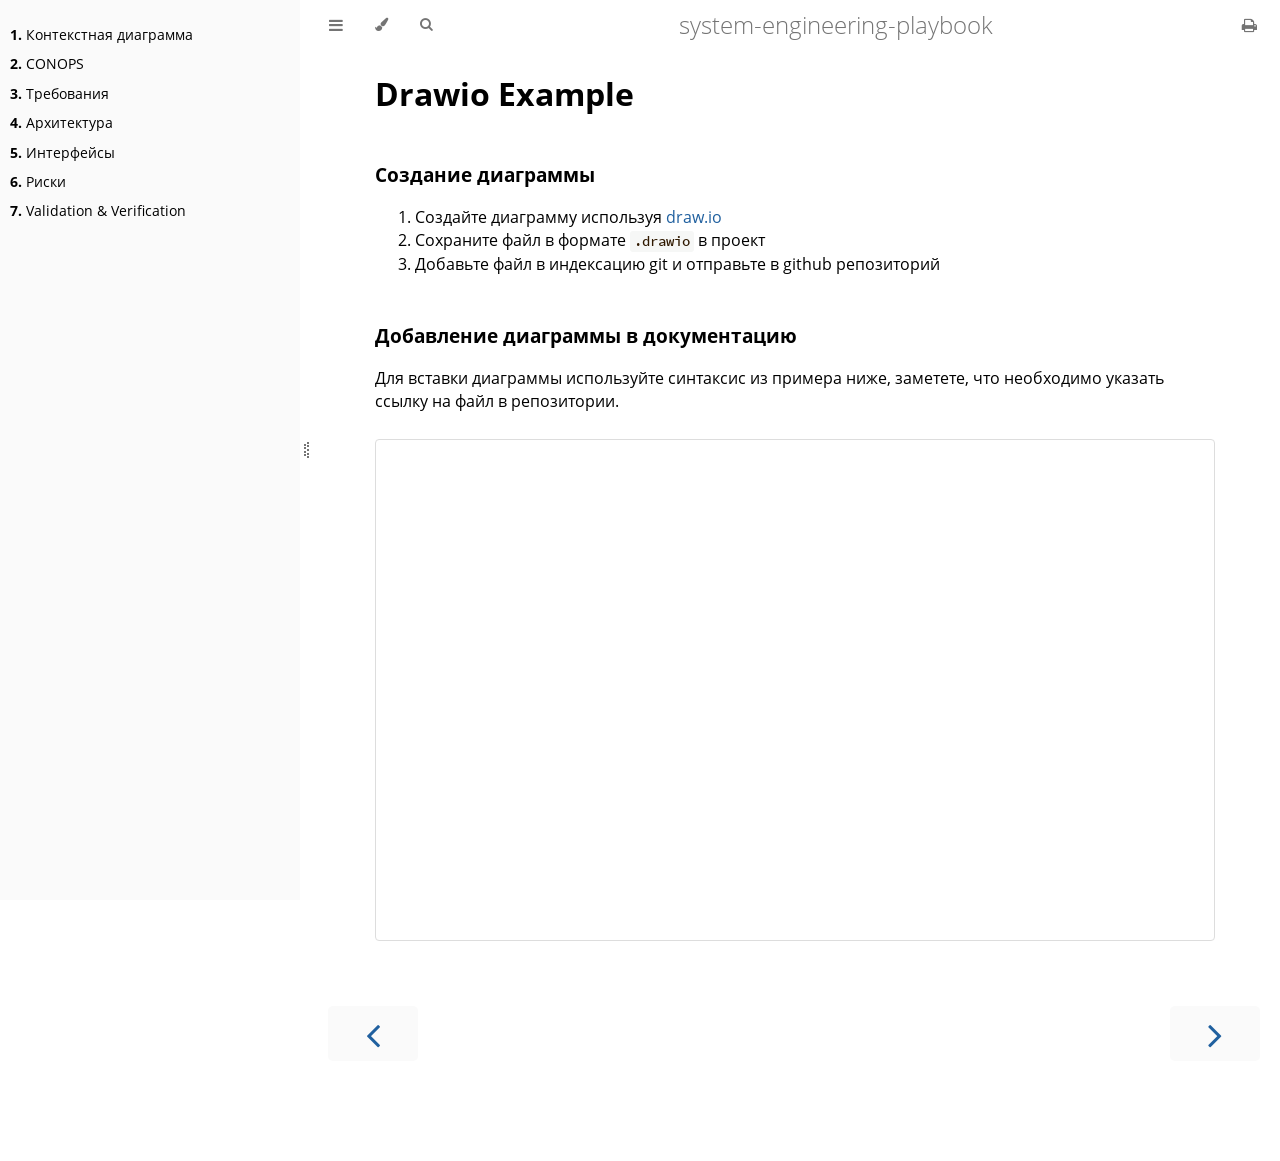
<file: drawio.html>
<!DOCTYPE HTML>
<html lang="en" class="light sidebar-visible" dir="ltr">
    <head>
        <!-- Book generated using mdBook -->
        <meta charset="UTF-8">
        <title>Пример использования Drawio - system-engineering-playbook</title>


        <!-- Custom HTML head -->

        <meta name="description" content="">
        <meta name="viewport" content="width=device-width, initial-scale=1">
        <meta name="theme-color" content="#ffffff">

        <link rel="icon" href="favicon.svg">
        <link rel="shortcut icon" href="favicon.png">
        <link rel="stylesheet" href="css/variables.css">
        <link rel="stylesheet" href="css/general.css">
        <link rel="stylesheet" href="css/chrome.css">
        <link rel="stylesheet" href="css/print.css" media="print">

        <!-- Fonts -->
        <link rel="stylesheet" href="FontAwesome/css/font-awesome.css">
        <link rel="stylesheet" href="fonts/fonts.css">

        <!-- Highlight.js Stylesheets -->
        <link rel="stylesheet" id="highlight-css" href="highlight.css">
        <link rel="stylesheet" id="tomorrow-night-css" href="tomorrow-night.css">
        <link rel="stylesheet" id="ayu-highlight-css" href="ayu-highlight.css">

        <!-- Custom theme stylesheets -->
        <link rel="stylesheet" href="src/_assets/custom.css">


        <!-- Provide site root and default themes to javascript -->
        <script>
            const path_to_root = "";
            const default_light_theme = "light";
            const default_dark_theme = "navy";
            window.path_to_searchindex_js = "searchindex.js";
        </script>
        <!-- Start loading toc.js asap -->
        <script src="toc.js"></script>
    </head>
    <body>
    <div id="mdbook-help-container">
        <div id="mdbook-help-popup">
            <h2 class="mdbook-help-title">Keyboard shortcuts</h2>
            <div>
                <p>Press <kbd>←</kbd> or <kbd>→</kbd> to navigate between chapters</p>
                <p>Press <kbd>S</kbd> or <kbd>/</kbd> to search in the book</p>
                <p>Press <kbd>?</kbd> to show this help</p>
                <p>Press <kbd>Esc</kbd> to hide this help</p>
            </div>
        </div>
    </div>
    <div id="body-container">
        <!-- Work around some values being stored in localStorage wrapped in quotes -->
        <script>
            try {
                let theme = localStorage.getItem('mdbook-theme');
                let sidebar = localStorage.getItem('mdbook-sidebar');

                if (theme.startsWith('"') && theme.endsWith('"')) {
                    localStorage.setItem('mdbook-theme', theme.slice(1, theme.length - 1));
                }

                if (sidebar.startsWith('"') && sidebar.endsWith('"')) {
                    localStorage.setItem('mdbook-sidebar', sidebar.slice(1, sidebar.length - 1));
                }
            } catch (e) { }
        </script>

        <!-- Set the theme before any content is loaded, prevents flash -->
        <script>
            const default_theme = window.matchMedia("(prefers-color-scheme: dark)").matches ? default_dark_theme : default_light_theme;
            let theme;
            try { theme = localStorage.getItem('mdbook-theme'); } catch(e) { }
            if (theme === null || theme === undefined) { theme = default_theme; }
            const html = document.documentElement;
            html.classList.remove('light')
            html.classList.add(theme);
            html.classList.add("js");
        </script>

        <input type="checkbox" id="sidebar-toggle-anchor" class="hidden">

        <!-- Hide / unhide sidebar before it is displayed -->
        <script>
            let sidebar = null;
            const sidebar_toggle = document.getElementById("sidebar-toggle-anchor");
            if (document.body.clientWidth >= 1080) {
                try { sidebar = localStorage.getItem('mdbook-sidebar'); } catch(e) { }
                sidebar = sidebar || 'visible';
            } else {
                sidebar = 'hidden';
                sidebar_toggle.checked = false;
            }
            if (sidebar === 'visible') {
                sidebar_toggle.checked = true;
            } else {
                html.classList.remove('sidebar-visible');
            }
        </script>

        <nav id="sidebar" class="sidebar" aria-label="Table of contents">
            <!-- populated by js -->
            <mdbook-sidebar-scrollbox class="sidebar-scrollbox"></mdbook-sidebar-scrollbox>
            <noscript>
                <iframe class="sidebar-iframe-outer" src="toc.html"></iframe>
            </noscript>
            <div id="sidebar-resize-handle" class="sidebar-resize-handle">
                <div class="sidebar-resize-indicator"></div>
            </div>
        </nav>

        <div id="page-wrapper" class="page-wrapper">

            <div class="page">
                <div id="menu-bar-hover-placeholder"></div>
                <div id="menu-bar" class="menu-bar sticky">
                    <div class="left-buttons">
                        <label id="sidebar-toggle" class="icon-button" for="sidebar-toggle-anchor" title="Toggle Table of Contents" aria-label="Toggle Table of Contents" aria-controls="sidebar">
                            <i class="fa fa-bars"></i>
                        </label>
                        <button id="theme-toggle" class="icon-button" type="button" title="Change theme" aria-label="Change theme" aria-haspopup="true" aria-expanded="false" aria-controls="theme-list">
                            <i class="fa fa-paint-brush"></i>
                        </button>
                        <ul id="theme-list" class="theme-popup" aria-label="Themes" role="menu">
                            <li role="none"><button role="menuitem" class="theme" id="default_theme">Auto</button></li>
                            <li role="none"><button role="menuitem" class="theme" id="light">Light</button></li>
                            <li role="none"><button role="menuitem" class="theme" id="rust">Rust</button></li>
                            <li role="none"><button role="menuitem" class="theme" id="coal">Coal</button></li>
                            <li role="none"><button role="menuitem" class="theme" id="navy">Navy</button></li>
                            <li role="none"><button role="menuitem" class="theme" id="ayu">Ayu</button></li>
                        </ul>
                        <button id="search-toggle" class="icon-button" type="button" title="Search (`/`)" aria-label="Toggle Searchbar" aria-expanded="false" aria-keyshortcuts="/ s" aria-controls="searchbar">
                            <i class="fa fa-search"></i>
                        </button>
                    </div>

                    <h1 class="menu-title">system-engineering-playbook</h1>

                    <div class="right-buttons">
                        <a href="print.html" title="Print this book" aria-label="Print this book">
                            <i id="print-button" class="fa fa-print"></i>
                        </a>

                    </div>
                </div>

                <div id="search-wrapper" class="hidden">
                    <form id="searchbar-outer" class="searchbar-outer">
                        <div class="search-wrapper">
                            <input type="search" id="searchbar" name="searchbar" placeholder="Search this book ..." aria-controls="searchresults-outer" aria-describedby="searchresults-header">
                            <div class="spinner-wrapper">
                                <i class="fa fa-spinner fa-spin"></i>
                            </div>
                        </div>
                    </form>
                    <div id="searchresults-outer" class="searchresults-outer hidden">
                        <div id="searchresults-header" class="searchresults-header"></div>
                        <ul id="searchresults">
                        </ul>
                    </div>
                </div>

                <!-- Apply ARIA attributes after the sidebar and the sidebar toggle button are added to the DOM -->
                <script>
                    document.getElementById('sidebar-toggle').setAttribute('aria-expanded', sidebar === 'visible');
                    document.getElementById('sidebar').setAttribute('aria-hidden', sidebar !== 'visible');
                    Array.from(document.querySelectorAll('#sidebar a')).forEach(function(link) {
                        link.setAttribute('tabIndex', sidebar === 'visible' ? 0 : -1);
                    });
                </script>

                <div id="content" class="content">
                    <main>
                        <h1 id="drawio-example"><a class="header" href="#drawio-example">Drawio Example</a></h1>
<h3 id="Создание-диаграммы"><a class="header" href="#Создание-диаграммы">Создание диаграммы</a></h3>
<ol>
<li>Создайте диаграмму используя <a href="https://app.diagrams.net/">draw.io</a></li>
<li>Сохраните файл в формате <code>.drawio</code> в проект</li>
<li>Добавьте файл в индексацию git и отправьте в github репозиторий</li>
</ol>
<h3 id="Добавление-диаграммы-в-документацию"><a class="header" href="#Добавление-диаграммы-в-документацию">Добавление диаграммы в документацию</a></h3>
<p>Для вставки диаграммы используйте синтаксис из примера ниже, заметете, что необходимо указать ссылку на файл в репозитории.</p>
<iframe class="drawio-viewer" src="https://viewer.diagrams.net/?highlight=0000ff&edit=_blank&layers=1&nav=1&title=diagram&url=https://raw.githubusercontent.com/bndroll/mdb/master/src/diagrams/qwe.drawio"></iframe>
                    </main>

                    <nav class="nav-wrapper" aria-label="Page navigation">
                        <!-- Mobile navigation buttons -->
                            <a rel="prev" href="md.html" class="mobile-nav-chapters previous" title="Previous chapter" aria-label="Previous chapter" aria-keyshortcuts="Left">
                                <i class="fa fa-angle-left"></i>
                            </a>

                            <a rel="next prefetch" href="swagger.html" class="mobile-nav-chapters next" title="Next chapter" aria-label="Next chapter" aria-keyshortcuts="Right">
                                <i class="fa fa-angle-right"></i>
                            </a>

                        <div style="clear: both"></div>
                    </nav>
                </div>
            </div>

            <nav class="nav-wide-wrapper" aria-label="Page navigation">
                    <a rel="prev" href="md.html" class="nav-chapters previous" title="Previous chapter" aria-label="Previous chapter" aria-keyshortcuts="Left">
                        <i class="fa fa-angle-left"></i>
                    </a>

                    <a rel="next prefetch" href="swagger.html" class="nav-chapters next" title="Next chapter" aria-label="Next chapter" aria-keyshortcuts="Right">
                        <i class="fa fa-angle-right"></i>
                    </a>
            </nav>

        </div>




        <script>
            window.playground_copyable = true;
        </script>


        <script src="elasticlunr.min.js"></script>
        <script src="mark.min.js"></script>
        <script src="searcher.js"></script>

        <script src="clipboard.min.js"></script>
        <script src="highlight.js"></script>
        <script src="book.js"></script>

        <!-- Custom JS scripts -->



    </div>
    </body>
</html>
</file>
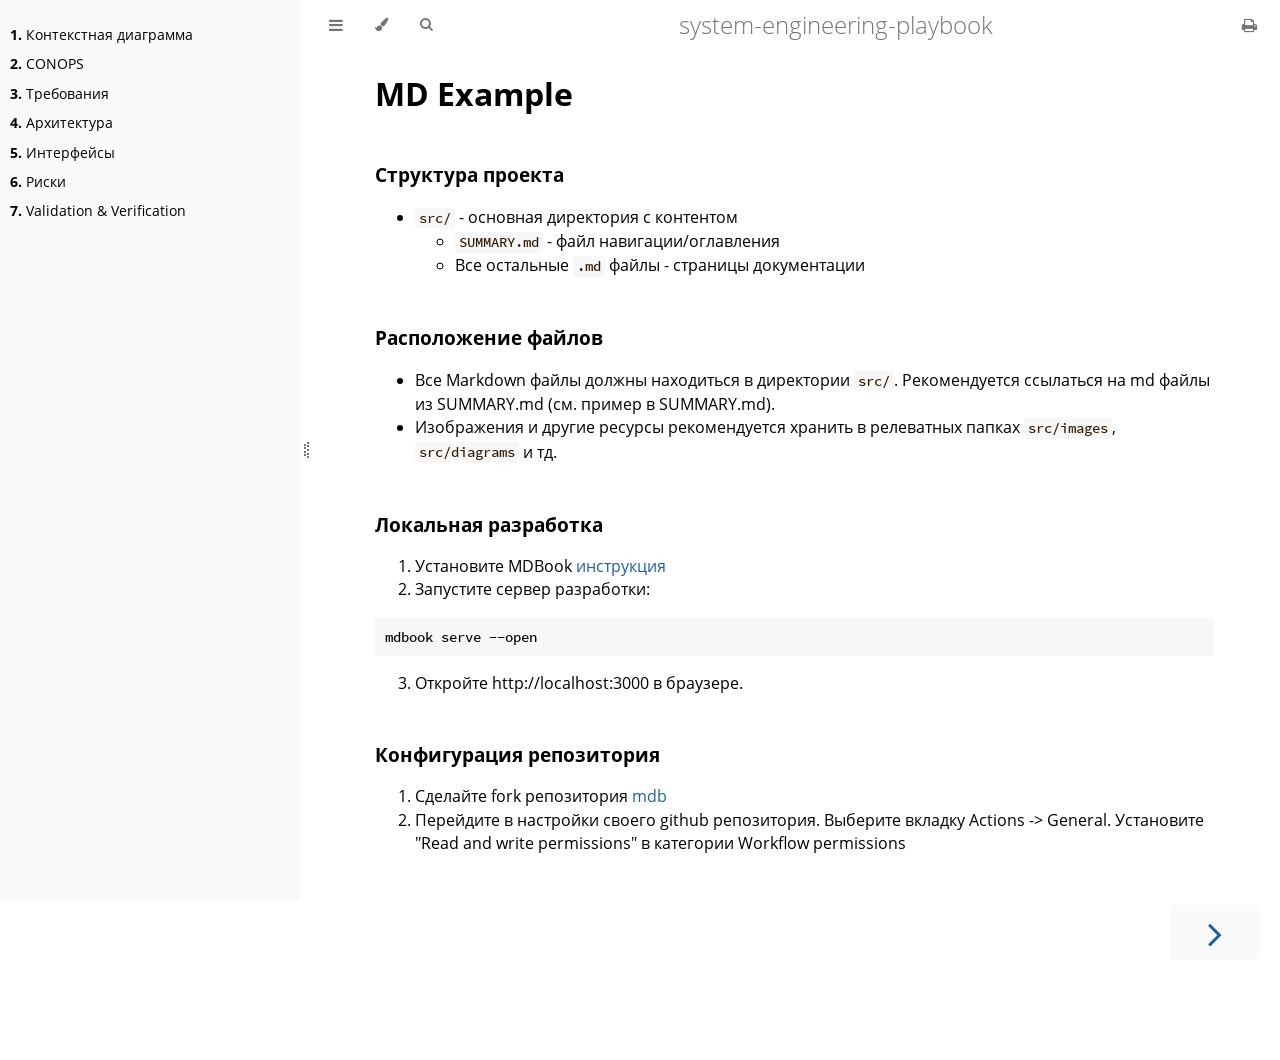
<file: md.html>
<!DOCTYPE HTML>
<html lang="en" class="light sidebar-visible" dir="ltr">
    <head>
        <!-- Book generated using mdBook -->
        <meta charset="UTF-8">
        <title>Конфигурация проекта - system-engineering-playbook</title>


        <!-- Custom HTML head -->

        <meta name="description" content="">
        <meta name="viewport" content="width=device-width, initial-scale=1">
        <meta name="theme-color" content="#ffffff">

        <link rel="icon" href="favicon.svg">
        <link rel="shortcut icon" href="favicon.png">
        <link rel="stylesheet" href="css/variables.css">
        <link rel="stylesheet" href="css/general.css">
        <link rel="stylesheet" href="css/chrome.css">
        <link rel="stylesheet" href="css/print.css" media="print">

        <!-- Fonts -->
        <link rel="stylesheet" href="FontAwesome/css/font-awesome.css">
        <link rel="stylesheet" href="fonts/fonts.css">

        <!-- Highlight.js Stylesheets -->
        <link rel="stylesheet" id="highlight-css" href="highlight.css">
        <link rel="stylesheet" id="tomorrow-night-css" href="tomorrow-night.css">
        <link rel="stylesheet" id="ayu-highlight-css" href="ayu-highlight.css">

        <!-- Custom theme stylesheets -->
        <link rel="stylesheet" href="src/_assets/custom.css">


        <!-- Provide site root and default themes to javascript -->
        <script>
            const path_to_root = "";
            const default_light_theme = "light";
            const default_dark_theme = "navy";
            window.path_to_searchindex_js = "searchindex.js";
        </script>
        <!-- Start loading toc.js asap -->
        <script src="toc.js"></script>
    </head>
    <body>
    <div id="mdbook-help-container">
        <div id="mdbook-help-popup">
            <h2 class="mdbook-help-title">Keyboard shortcuts</h2>
            <div>
                <p>Press <kbd>←</kbd> or <kbd>→</kbd> to navigate between chapters</p>
                <p>Press <kbd>S</kbd> or <kbd>/</kbd> to search in the book</p>
                <p>Press <kbd>?</kbd> to show this help</p>
                <p>Press <kbd>Esc</kbd> to hide this help</p>
            </div>
        </div>
    </div>
    <div id="body-container">
        <!-- Work around some values being stored in localStorage wrapped in quotes -->
        <script>
            try {
                let theme = localStorage.getItem('mdbook-theme');
                let sidebar = localStorage.getItem('mdbook-sidebar');

                if (theme.startsWith('"') && theme.endsWith('"')) {
                    localStorage.setItem('mdbook-theme', theme.slice(1, theme.length - 1));
                }

                if (sidebar.startsWith('"') && sidebar.endsWith('"')) {
                    localStorage.setItem('mdbook-sidebar', sidebar.slice(1, sidebar.length - 1));
                }
            } catch (e) { }
        </script>

        <!-- Set the theme before any content is loaded, prevents flash -->
        <script>
            const default_theme = window.matchMedia("(prefers-color-scheme: dark)").matches ? default_dark_theme : default_light_theme;
            let theme;
            try { theme = localStorage.getItem('mdbook-theme'); } catch(e) { }
            if (theme === null || theme === undefined) { theme = default_theme; }
            const html = document.documentElement;
            html.classList.remove('light')
            html.classList.add(theme);
            html.classList.add("js");
        </script>

        <input type="checkbox" id="sidebar-toggle-anchor" class="hidden">

        <!-- Hide / unhide sidebar before it is displayed -->
        <script>
            let sidebar = null;
            const sidebar_toggle = document.getElementById("sidebar-toggle-anchor");
            if (document.body.clientWidth >= 1080) {
                try { sidebar = localStorage.getItem('mdbook-sidebar'); } catch(e) { }
                sidebar = sidebar || 'visible';
            } else {
                sidebar = 'hidden';
                sidebar_toggle.checked = false;
            }
            if (sidebar === 'visible') {
                sidebar_toggle.checked = true;
            } else {
                html.classList.remove('sidebar-visible');
            }
        </script>

        <nav id="sidebar" class="sidebar" aria-label="Table of contents">
            <!-- populated by js -->
            <mdbook-sidebar-scrollbox class="sidebar-scrollbox"></mdbook-sidebar-scrollbox>
            <noscript>
                <iframe class="sidebar-iframe-outer" src="toc.html"></iframe>
            </noscript>
            <div id="sidebar-resize-handle" class="sidebar-resize-handle">
                <div class="sidebar-resize-indicator"></div>
            </div>
        </nav>

        <div id="page-wrapper" class="page-wrapper">

            <div class="page">
                <div id="menu-bar-hover-placeholder"></div>
                <div id="menu-bar" class="menu-bar sticky">
                    <div class="left-buttons">
                        <label id="sidebar-toggle" class="icon-button" for="sidebar-toggle-anchor" title="Toggle Table of Contents" aria-label="Toggle Table of Contents" aria-controls="sidebar">
                            <i class="fa fa-bars"></i>
                        </label>
                        <button id="theme-toggle" class="icon-button" type="button" title="Change theme" aria-label="Change theme" aria-haspopup="true" aria-expanded="false" aria-controls="theme-list">
                            <i class="fa fa-paint-brush"></i>
                        </button>
                        <ul id="theme-list" class="theme-popup" aria-label="Themes" role="menu">
                            <li role="none"><button role="menuitem" class="theme" id="default_theme">Auto</button></li>
                            <li role="none"><button role="menuitem" class="theme" id="light">Light</button></li>
                            <li role="none"><button role="menuitem" class="theme" id="rust">Rust</button></li>
                            <li role="none"><button role="menuitem" class="theme" id="coal">Coal</button></li>
                            <li role="none"><button role="menuitem" class="theme" id="navy">Navy</button></li>
                            <li role="none"><button role="menuitem" class="theme" id="ayu">Ayu</button></li>
                        </ul>
                        <button id="search-toggle" class="icon-button" type="button" title="Search (`/`)" aria-label="Toggle Searchbar" aria-expanded="false" aria-keyshortcuts="/ s" aria-controls="searchbar">
                            <i class="fa fa-search"></i>
                        </button>
                    </div>

                    <h1 class="menu-title">system-engineering-playbook</h1>

                    <div class="right-buttons">
                        <a href="print.html" title="Print this book" aria-label="Print this book">
                            <i id="print-button" class="fa fa-print"></i>
                        </a>

                    </div>
                </div>

                <div id="search-wrapper" class="hidden">
                    <form id="searchbar-outer" class="searchbar-outer">
                        <div class="search-wrapper">
                            <input type="search" id="searchbar" name="searchbar" placeholder="Search this book ..." aria-controls="searchresults-outer" aria-describedby="searchresults-header">
                            <div class="spinner-wrapper">
                                <i class="fa fa-spinner fa-spin"></i>
                            </div>
                        </div>
                    </form>
                    <div id="searchresults-outer" class="searchresults-outer hidden">
                        <div id="searchresults-header" class="searchresults-header"></div>
                        <ul id="searchresults">
                        </ul>
                    </div>
                </div>

                <!-- Apply ARIA attributes after the sidebar and the sidebar toggle button are added to the DOM -->
                <script>
                    document.getElementById('sidebar-toggle').setAttribute('aria-expanded', sidebar === 'visible');
                    document.getElementById('sidebar').setAttribute('aria-hidden', sidebar !== 'visible');
                    Array.from(document.querySelectorAll('#sidebar a')).forEach(function(link) {
                        link.setAttribute('tabIndex', sidebar === 'visible' ? 0 : -1);
                    });
                </script>

                <div id="content" class="content">
                    <main>
                        <h1 id="md-example"><a class="header" href="#md-example">MD Example</a></h1>
<h3 id="Структура-проекта"><a class="header" href="#Структура-проекта">Структура проекта</a></h3>
<ul>
<li><code>src/</code> - основная директория с контентом
<ul>
<li><code>SUMMARY.md</code> - файл навигации/оглавления</li>
<li>Все остальные <code>.md</code> файлы - страницы документации</li>
</ul>
</li>
</ul>
<h3 id="Расположение-файлов"><a class="header" href="#Расположение-файлов">Расположение файлов</a></h3>
<ul>
<li>Все Markdown файлы должны находиться в директории <code>src/</code>. Рекомендуется ссылаться на md файлы из SUMMARY.md (см. пример в SUMMARY.md).</li>
<li>Изображения и другие ресурсы рекомендуется хранить в релеватных папках <code>src/images</code>, <code>src/diagrams</code> и тд.</li>
</ul>
<h3 id="Локальная-разработка"><a class="header" href="#Локальная-разработка">Локальная разработка</a></h3>
<ol>
<li>Установите MDBook <a href="https://rust-lang.github.io/mdBook/guide/installation.html">инструкция</a></li>
<li>Запустите сервер разработки:</li>
</ol>
<pre><code class="language-bash">mdbook serve --open
</code></pre>
<ol start="3">
<li>Откройте http://localhost:3000 в браузере.</li>
</ol>
<h3 id="Конфигурация-репозитория"><a class="header" href="#Конфигурация-репозитория">Конфигурация репозитория</a></h3>
<ol>
<li>Сделайте fork репозитория <a href="https://github.com/Jho00/system-engineering-playbook">mdb</a></li>
<li>Перейдите в настройки своего github репозитория. Выберите вкладку Actions -&gt; General. Установите "Read and write permissions" в категории Workflow permissions</li>
</ol>

                    </main>

                    <nav class="nav-wrapper" aria-label="Page navigation">
                        <!-- Mobile navigation buttons -->

                            <a rel="next prefetch" href="drawio.html" class="mobile-nav-chapters next" title="Next chapter" aria-label="Next chapter" aria-keyshortcuts="Right">
                                <i class="fa fa-angle-right"></i>
                            </a>

                        <div style="clear: both"></div>
                    </nav>
                </div>
            </div>

            <nav class="nav-wide-wrapper" aria-label="Page navigation">

                    <a rel="next prefetch" href="drawio.html" class="nav-chapters next" title="Next chapter" aria-label="Next chapter" aria-keyshortcuts="Right">
                        <i class="fa fa-angle-right"></i>
                    </a>
            </nav>

        </div>




        <script>
            window.playground_copyable = true;
        </script>


        <script src="elasticlunr.min.js"></script>
        <script src="mark.min.js"></script>
        <script src="searcher.js"></script>

        <script src="clipboard.min.js"></script>
        <script src="highlight.js"></script>
        <script src="book.js"></script>

        <!-- Custom JS scripts -->



    </div>
    </body>
</html>
</file>
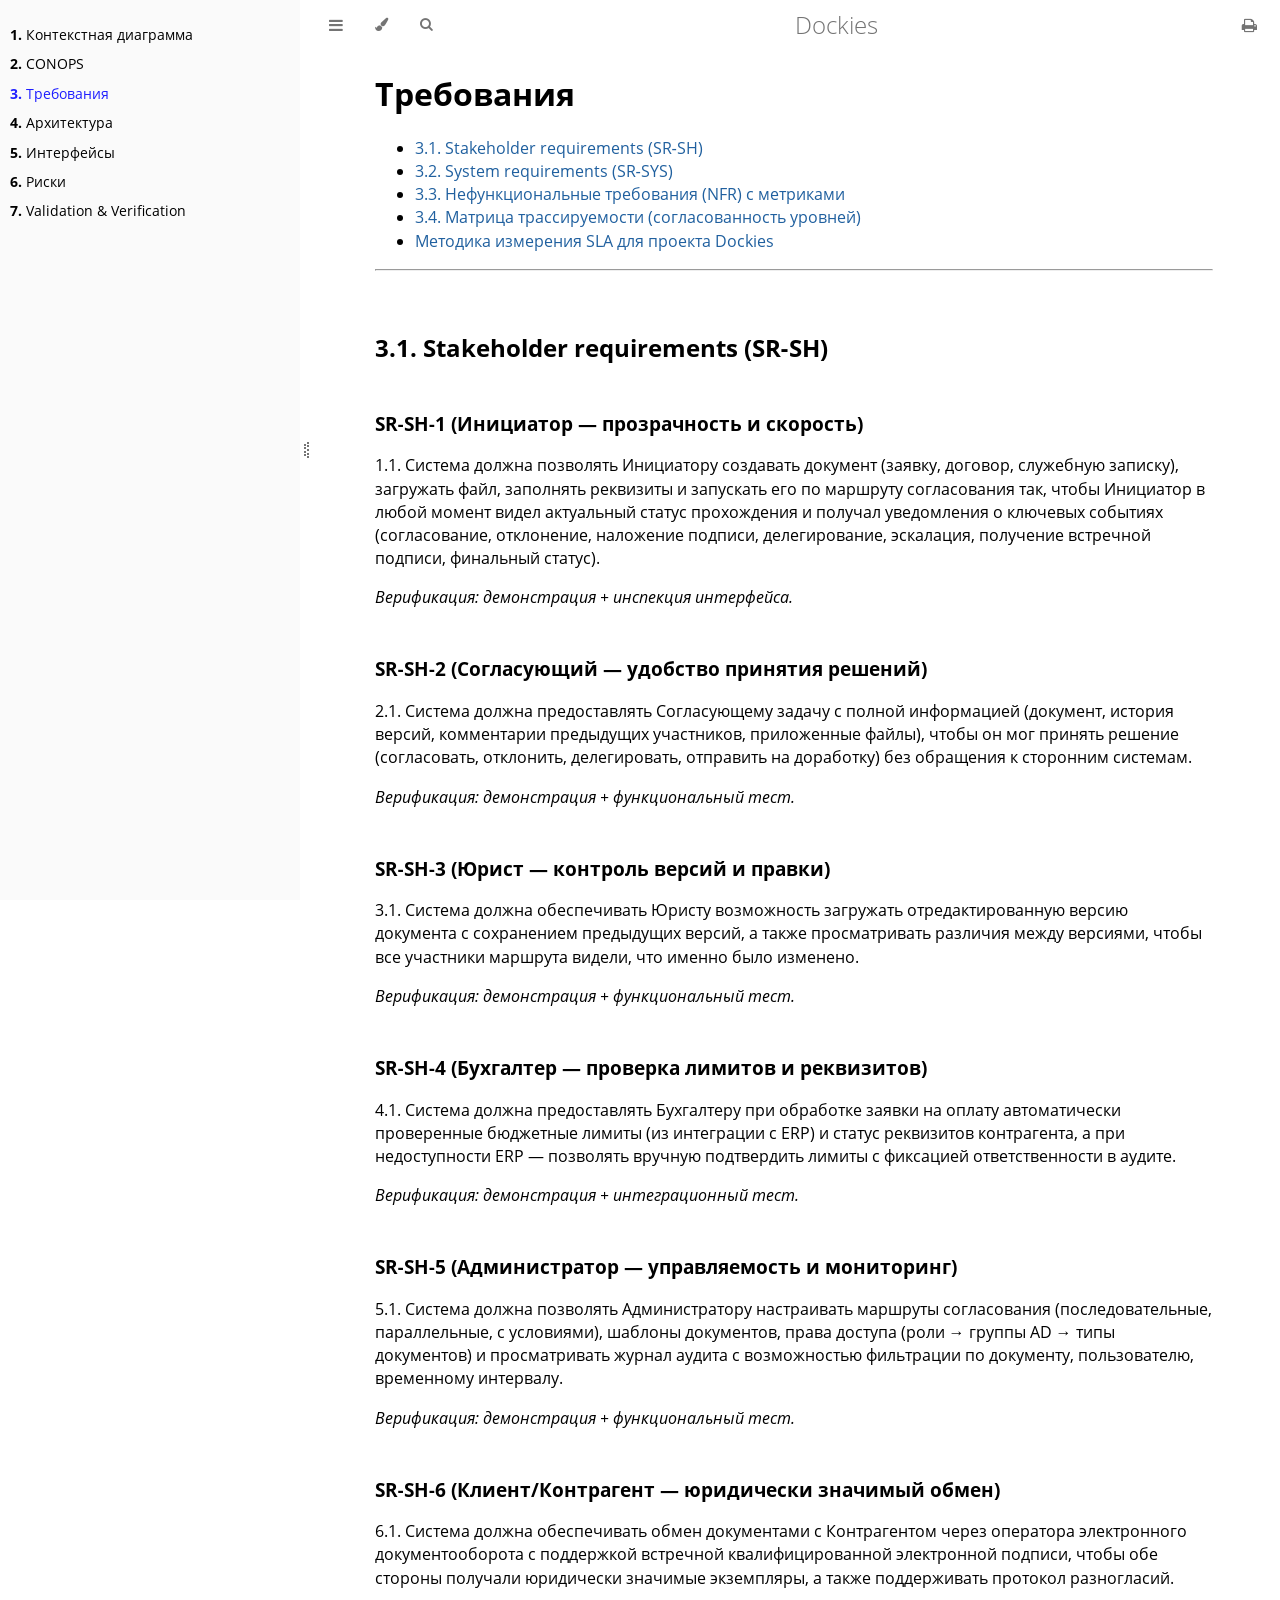
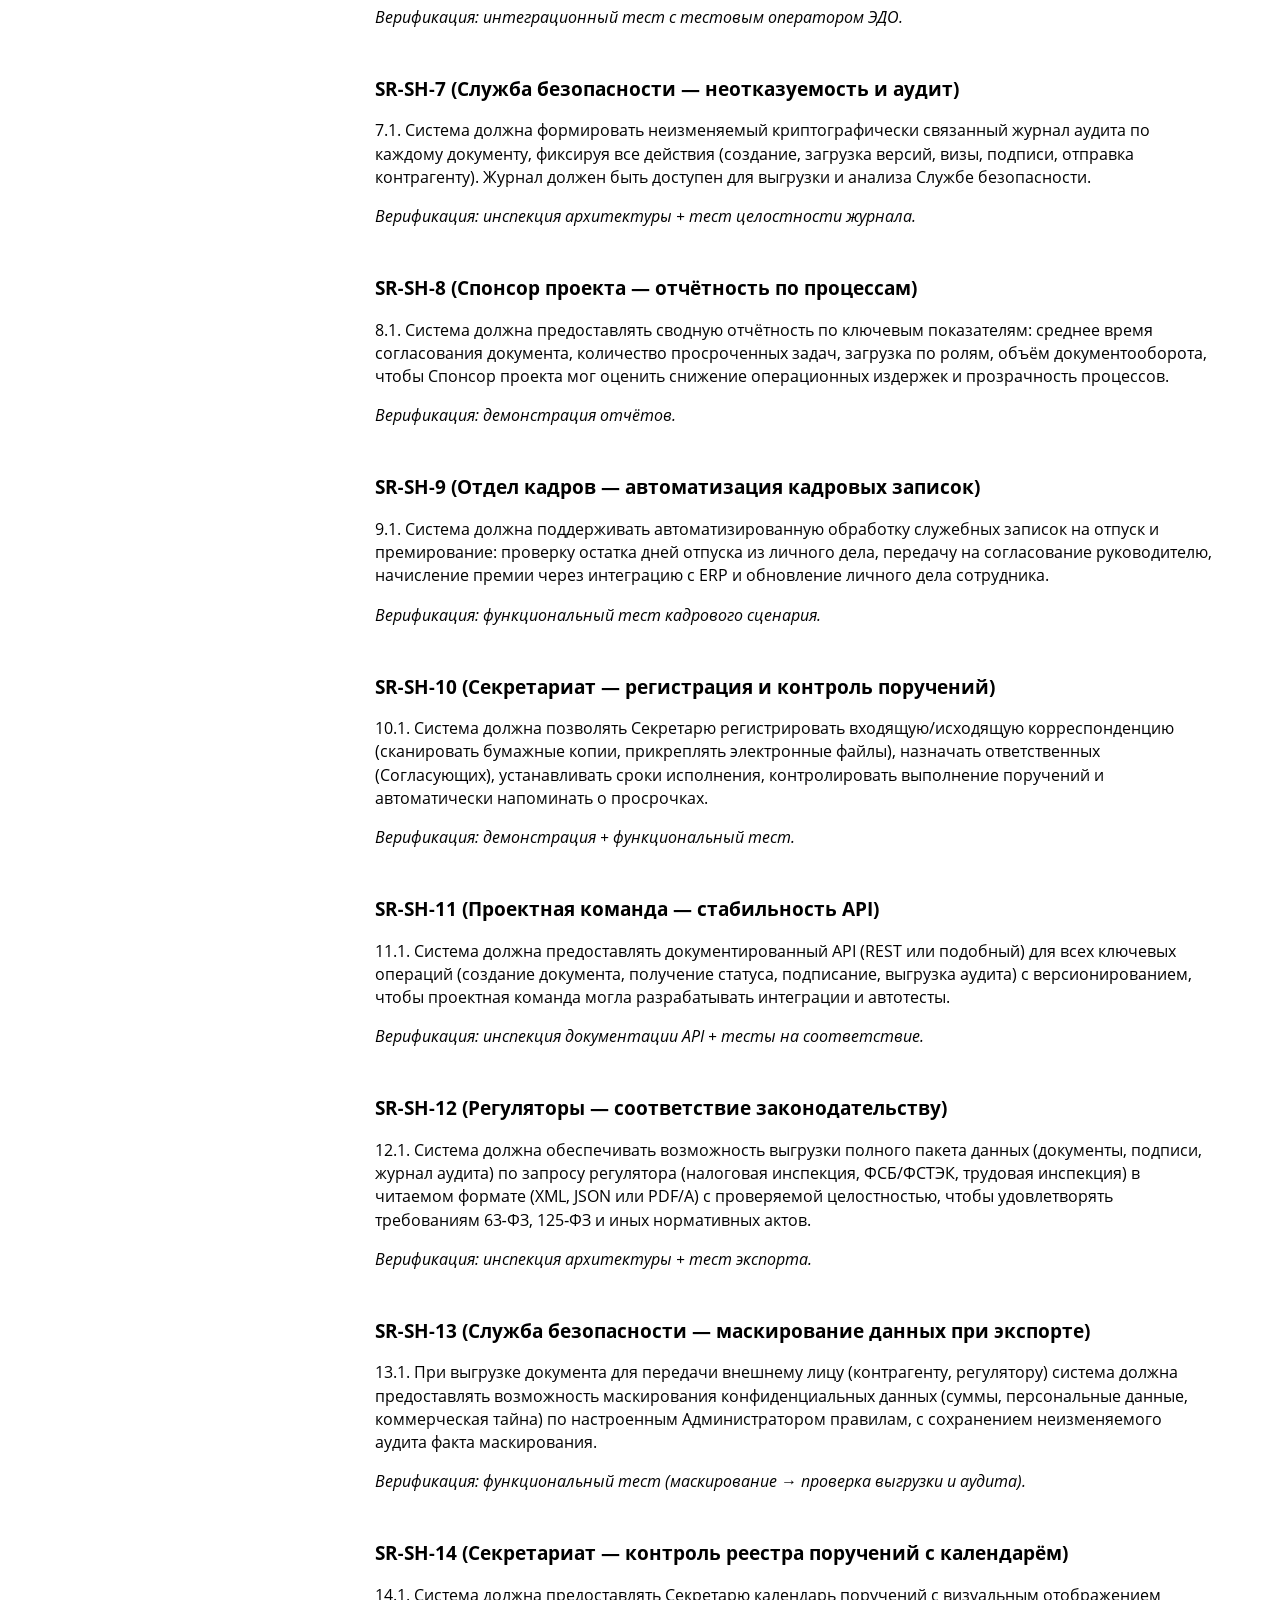
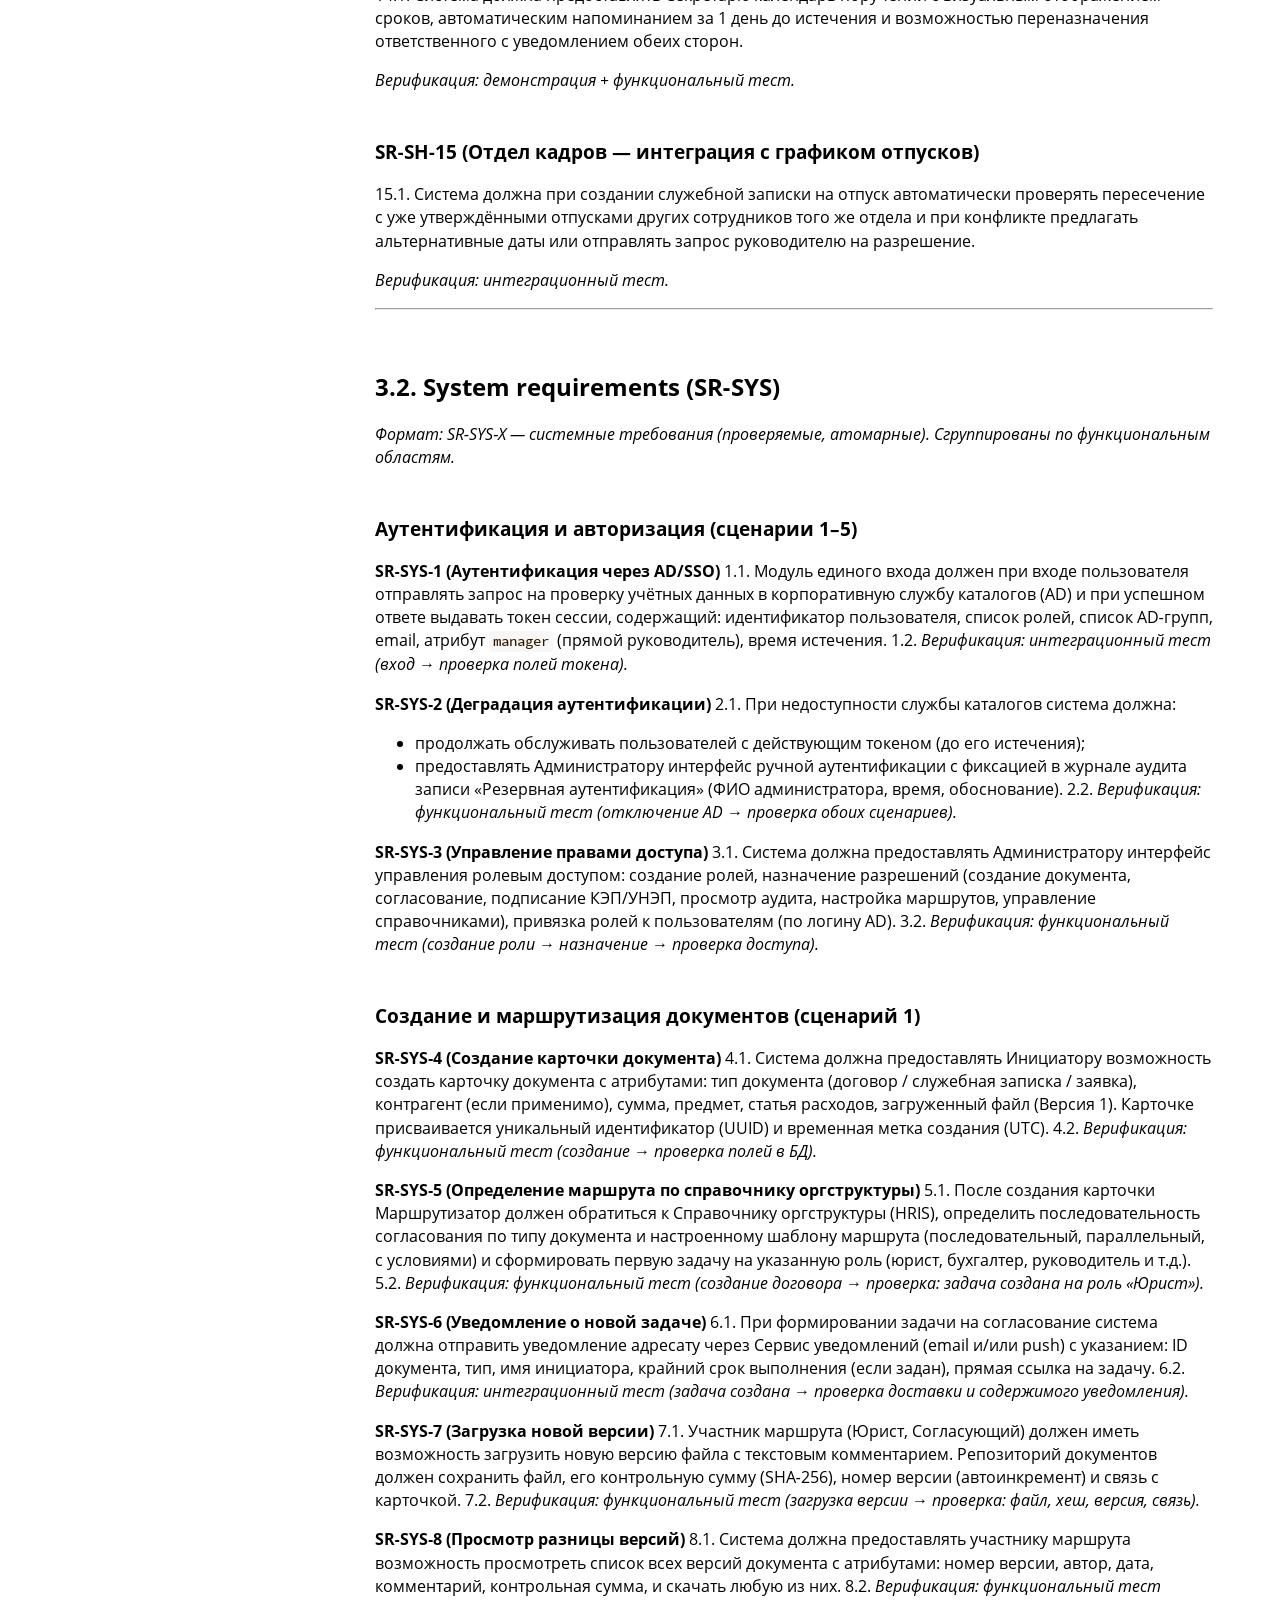
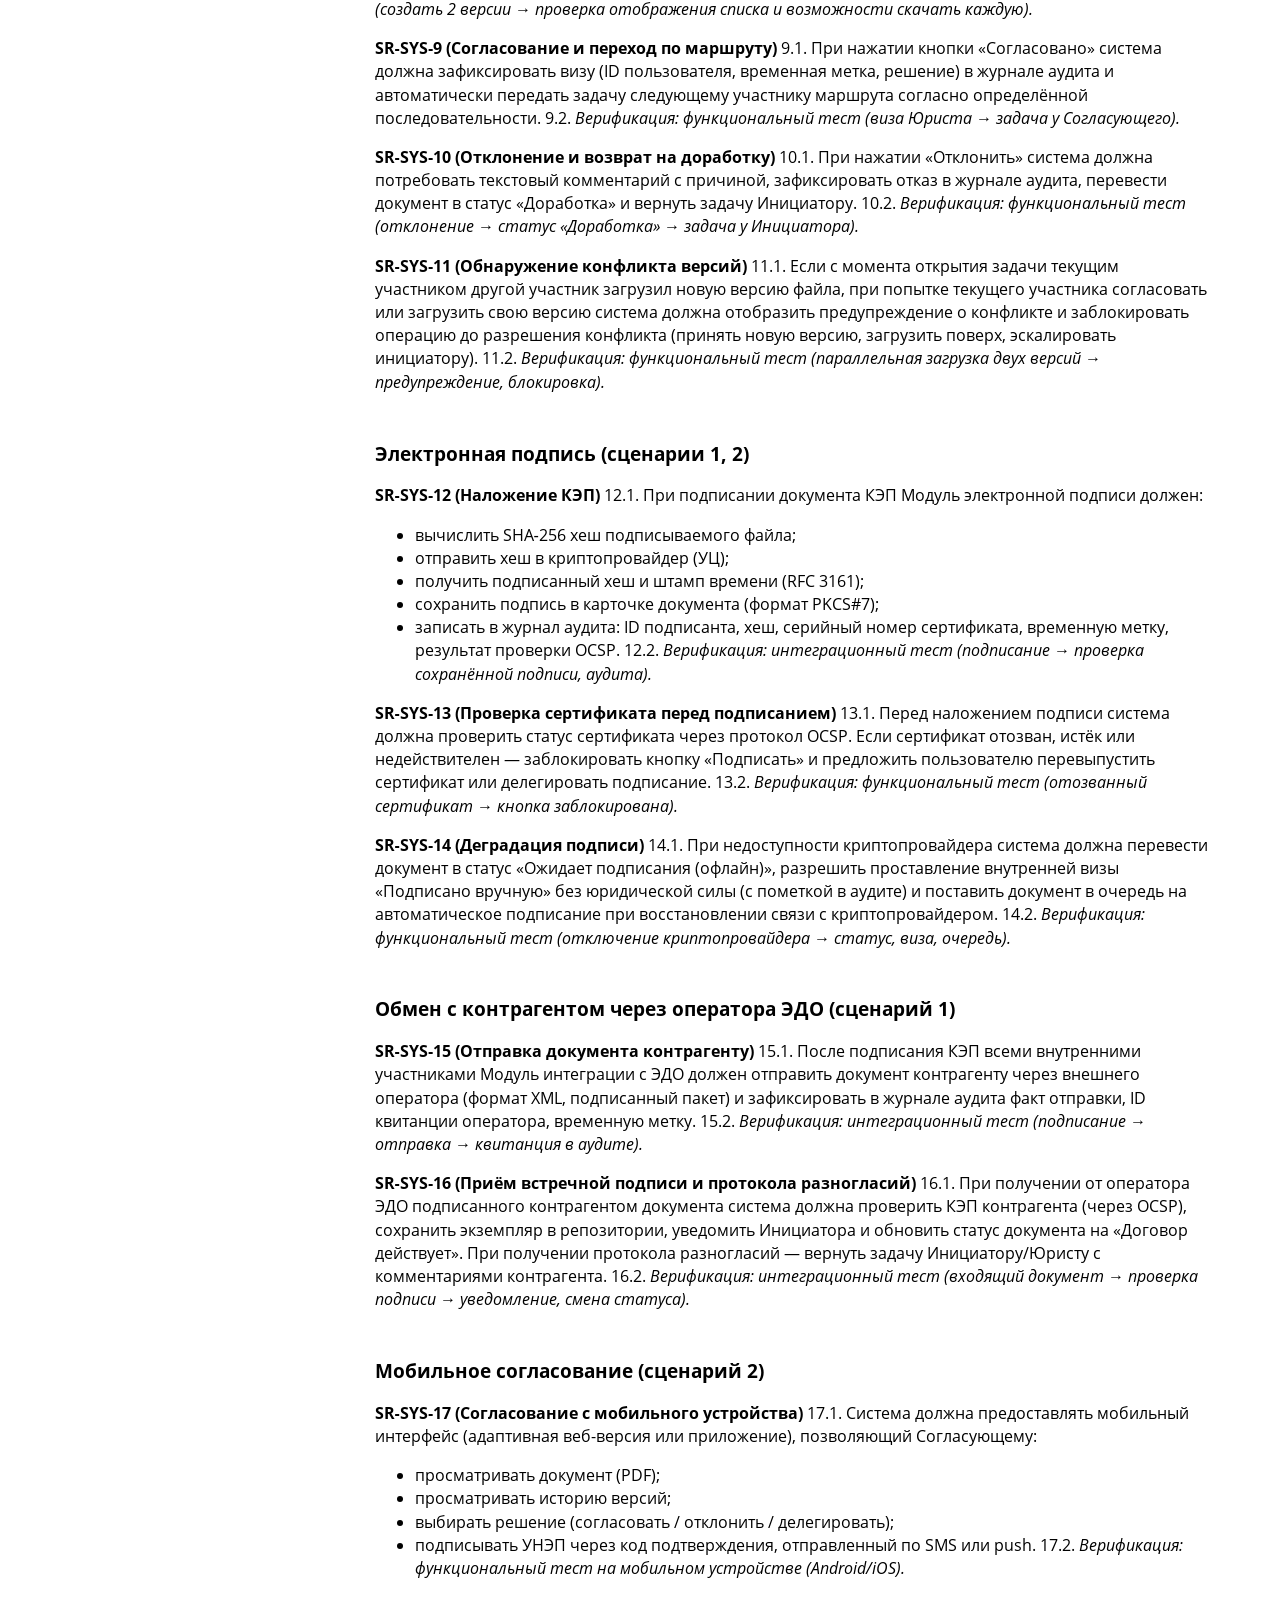
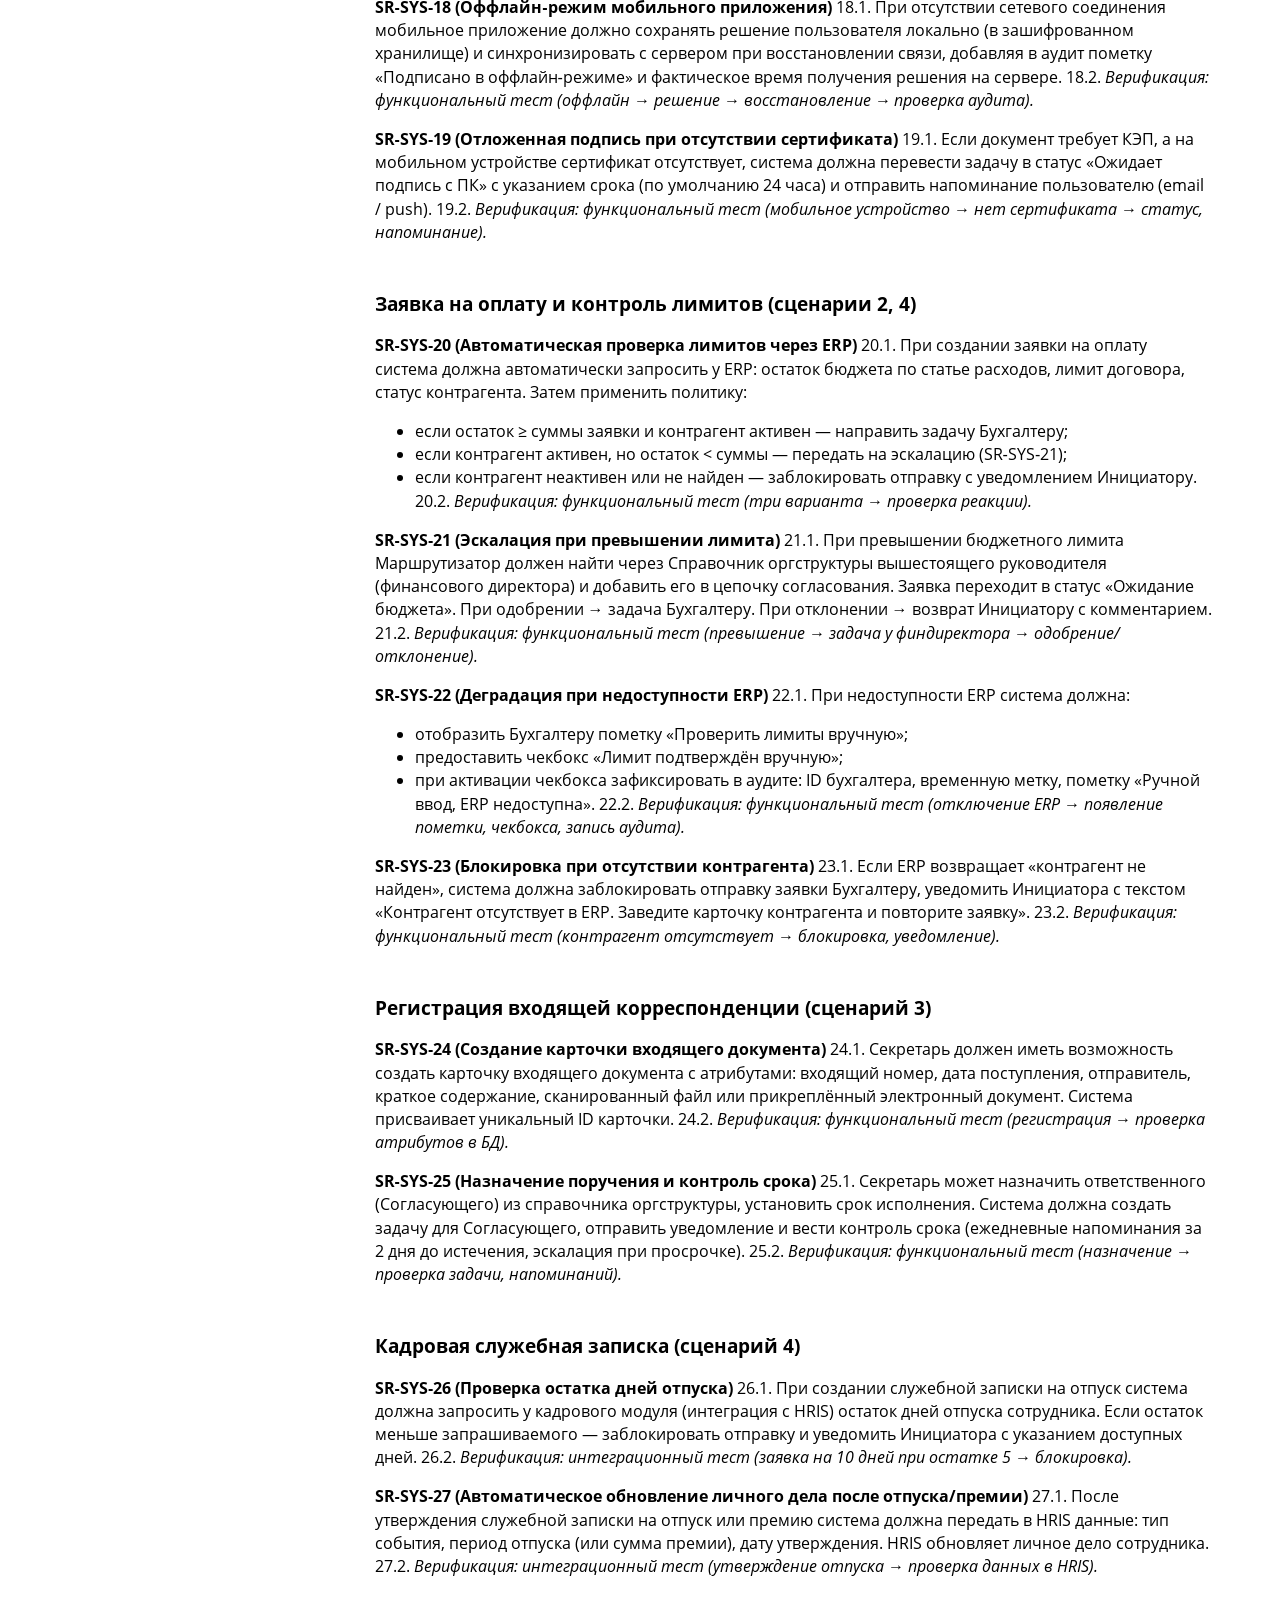
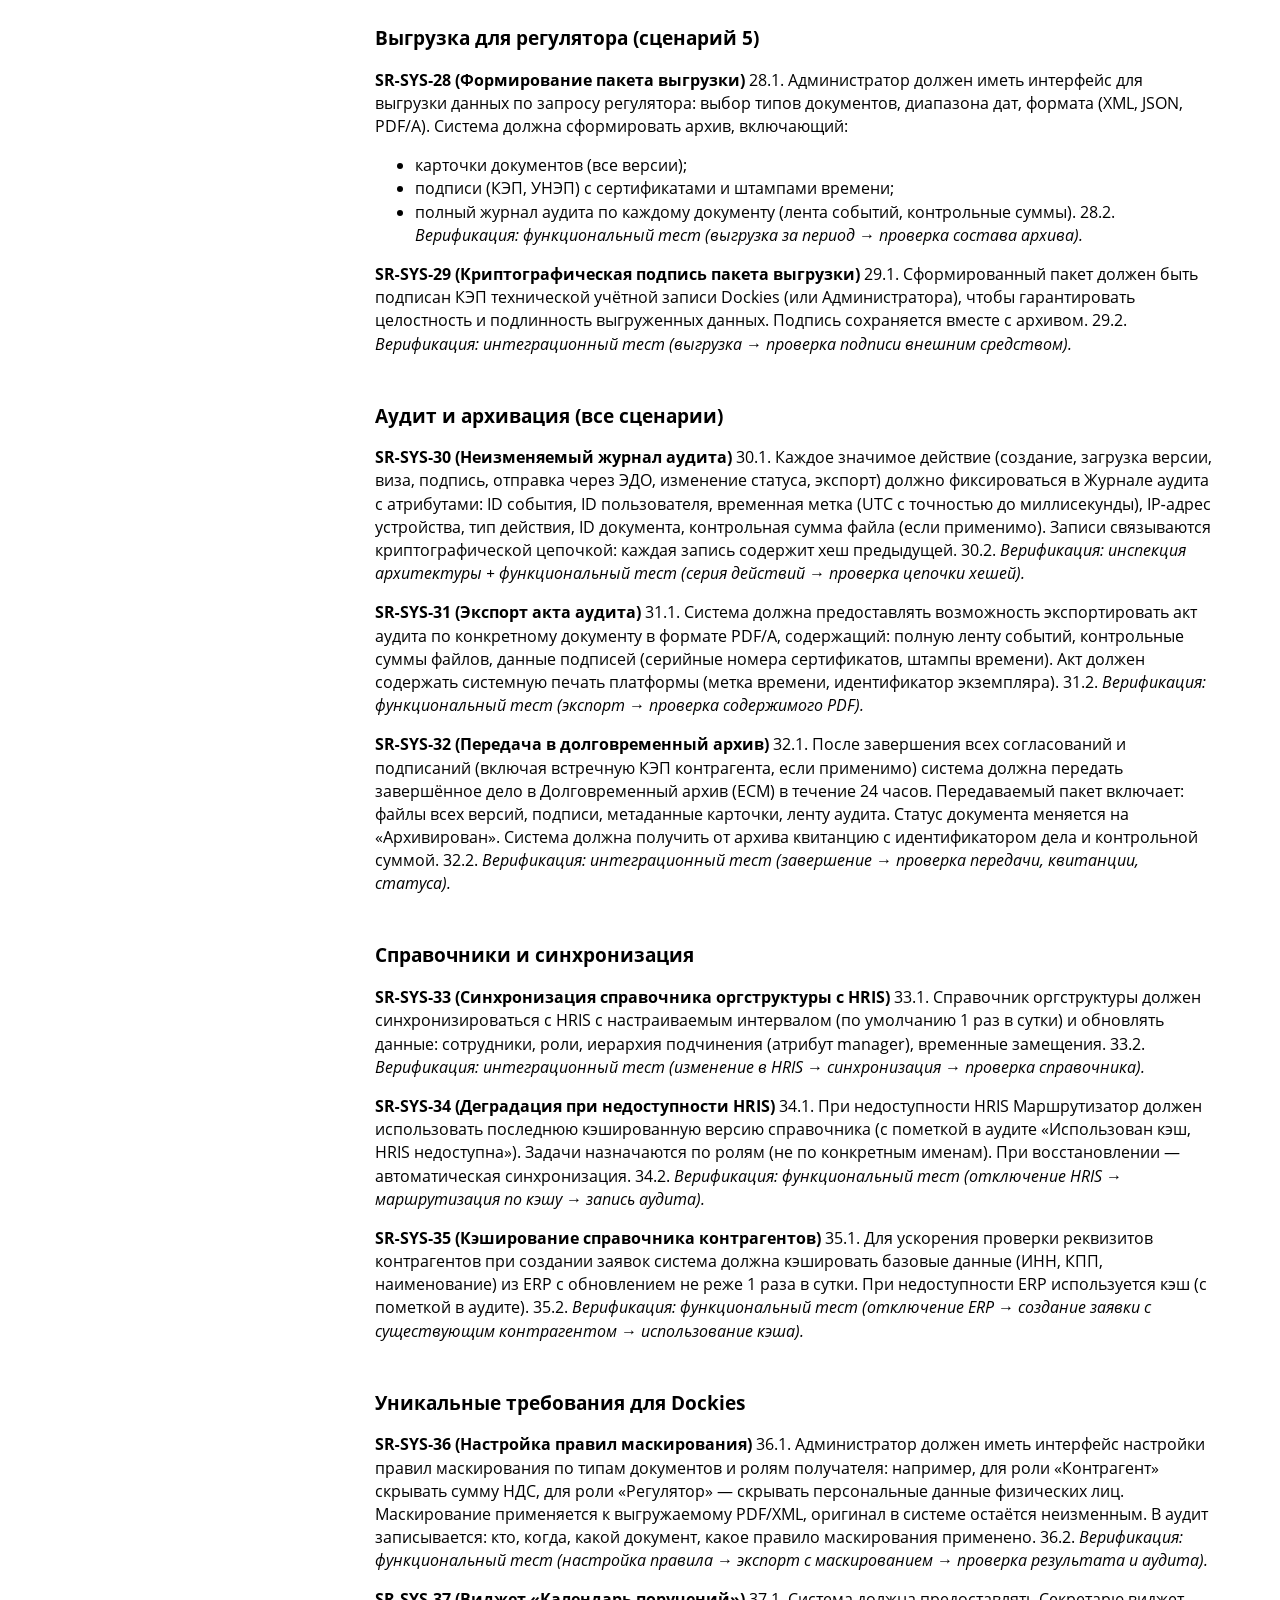
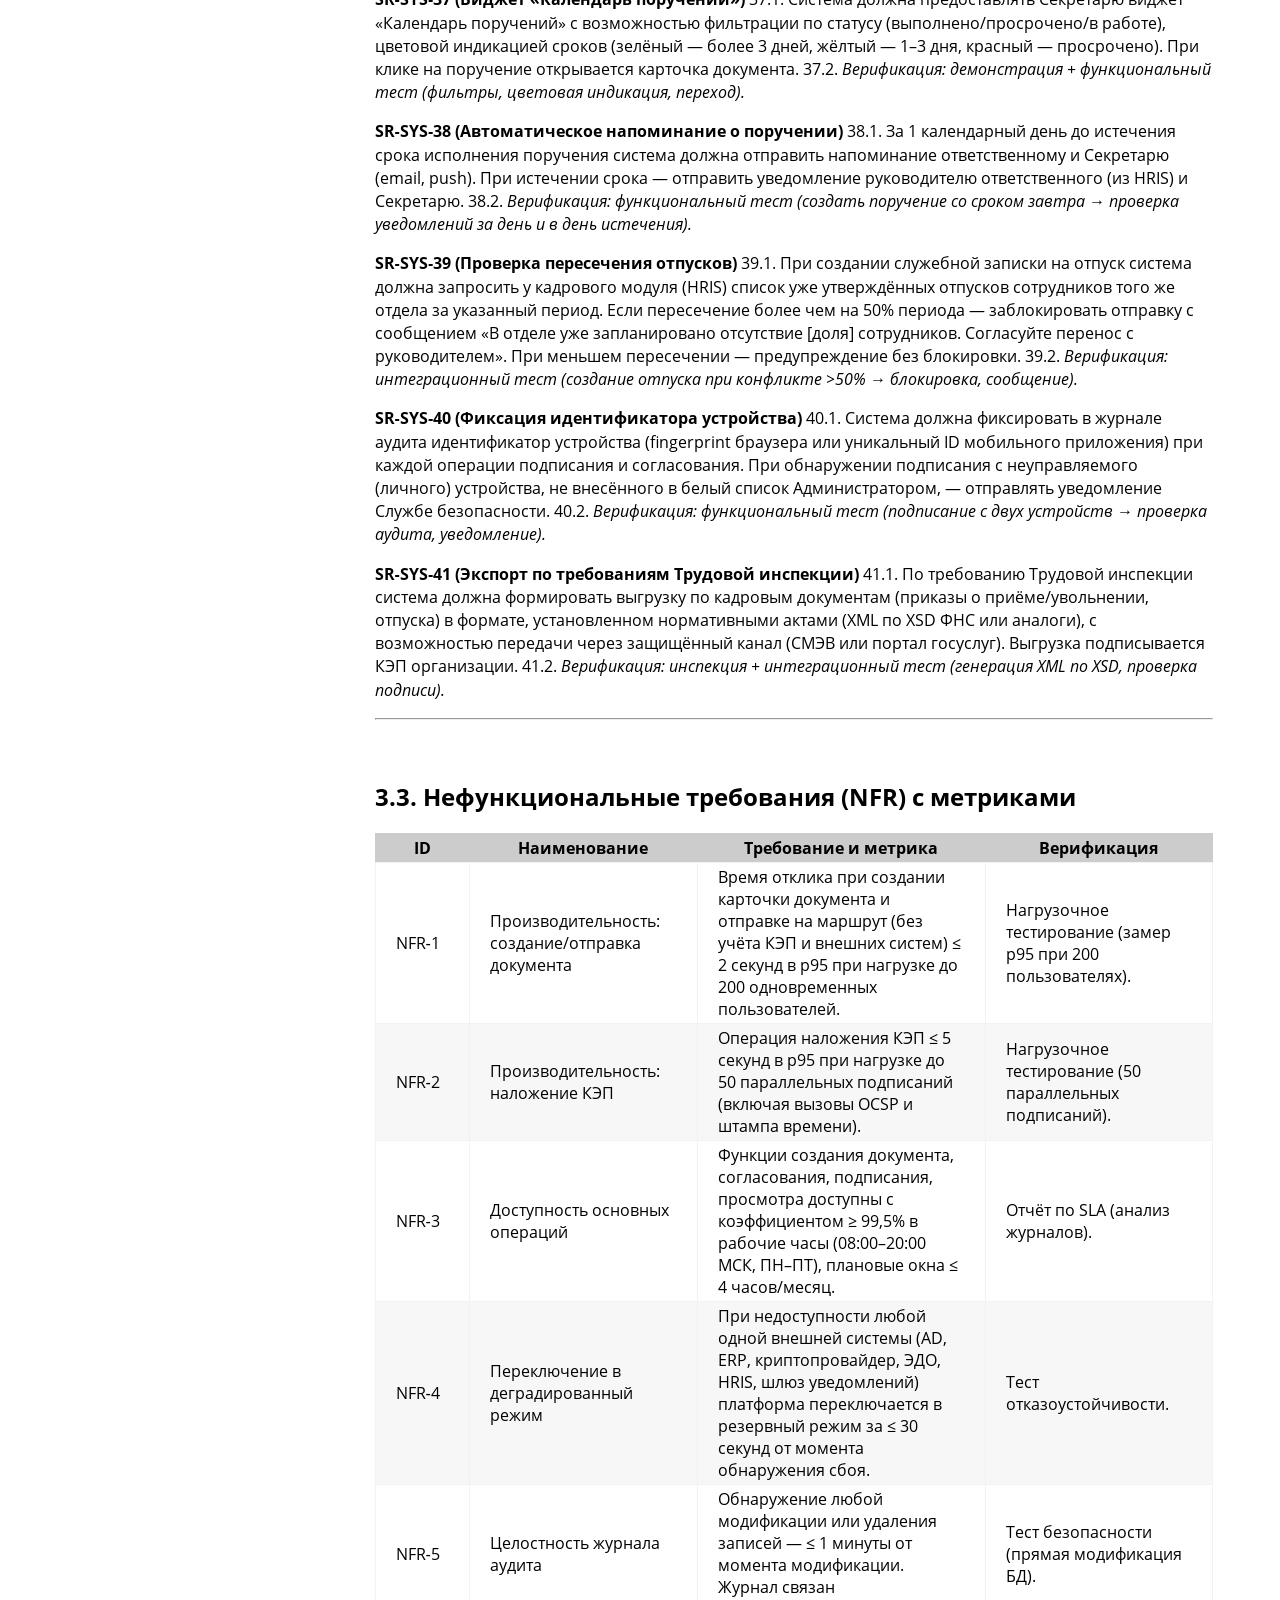
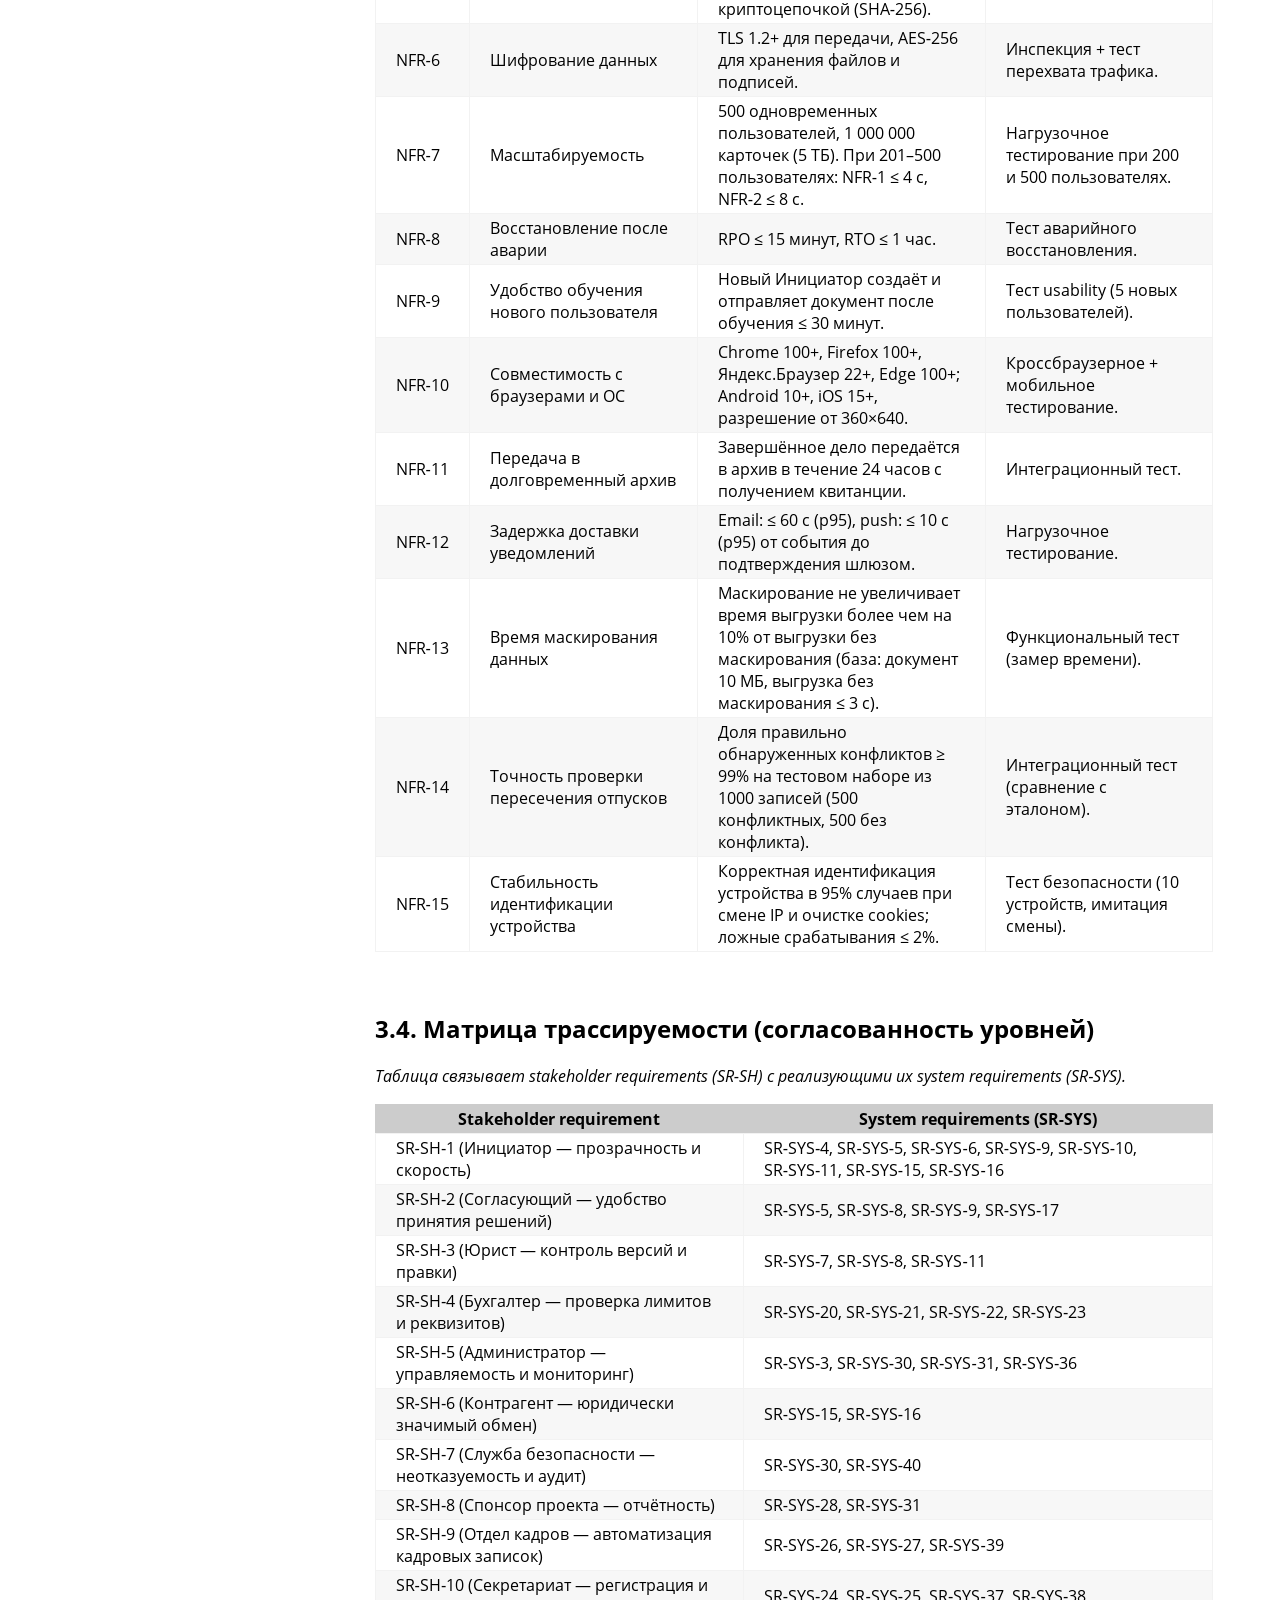
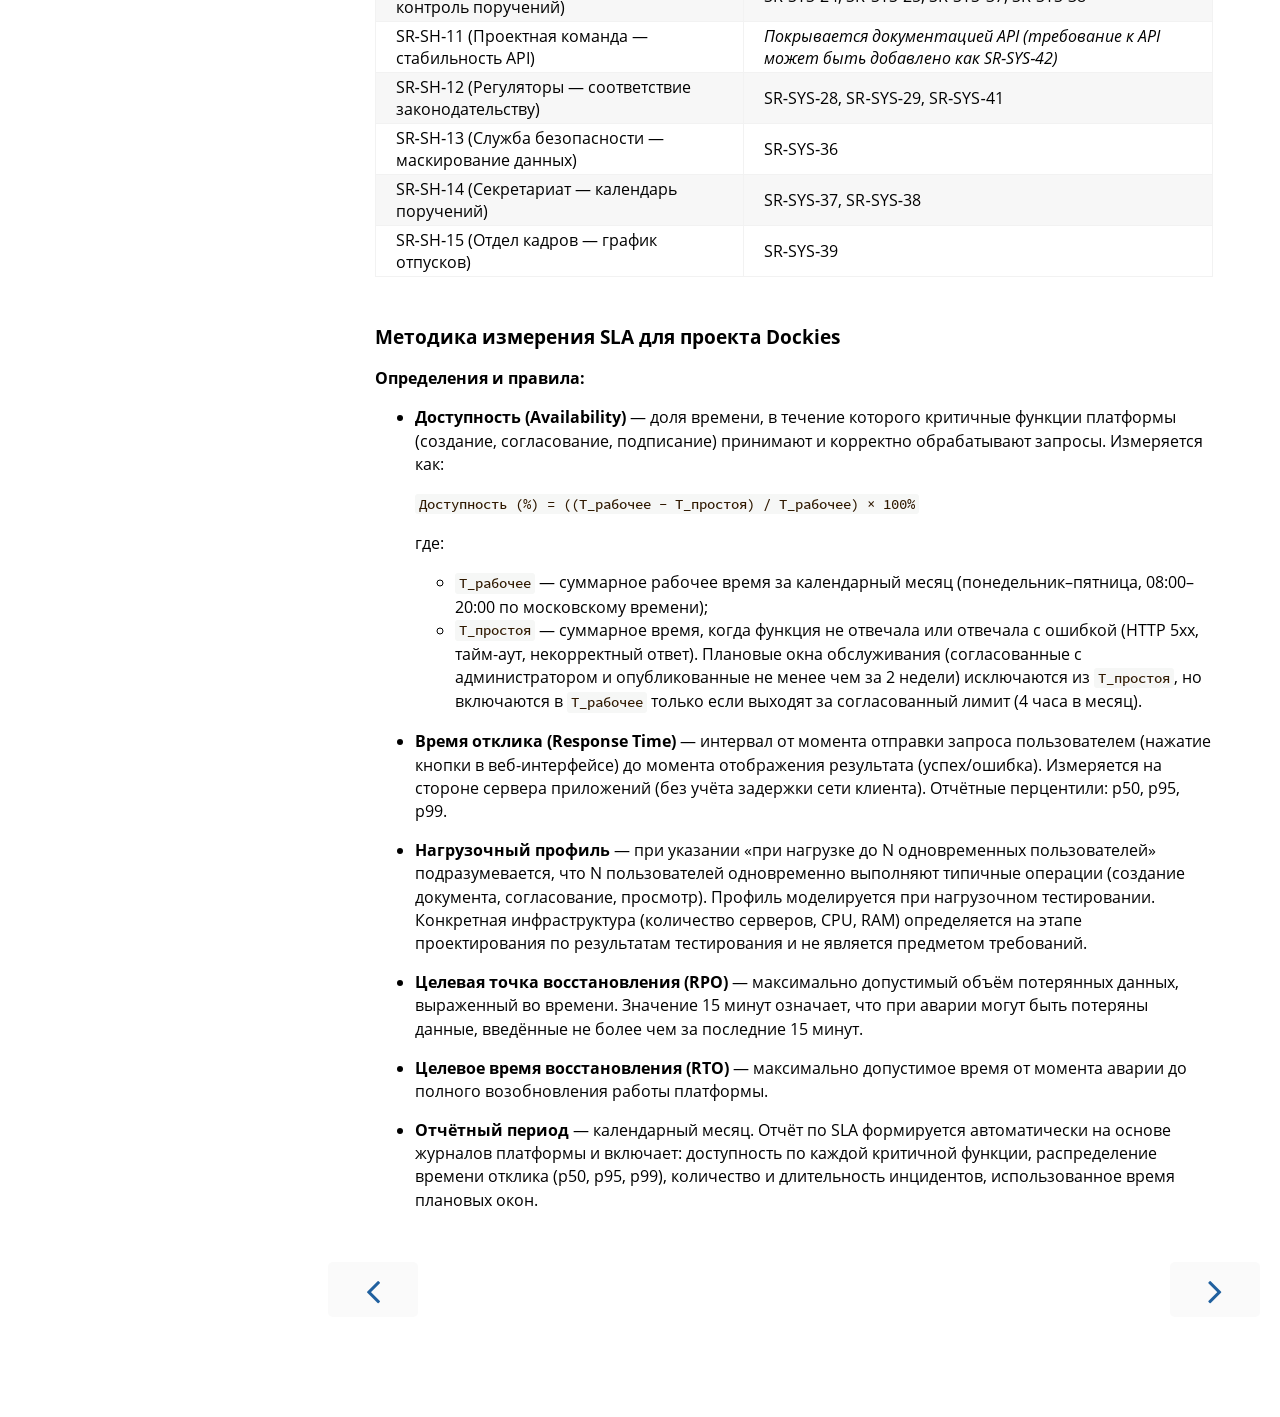
<file: Requirements.html>
<!DOCTYPE HTML>
<html lang="ru" class="light sidebar-visible" dir="ltr">
    <head>
        <!-- Book generated using mdBook -->
        <meta charset="UTF-8">
        <title>Требования - Dockies</title>


        <!-- Custom HTML head -->

        <meta name="description" content="">
        <meta name="viewport" content="width=device-width, initial-scale=1">
        <meta name="theme-color" content="#ffffff">

        <link rel="icon" href="favicon.svg">
        <link rel="shortcut icon" href="favicon.png">
        <link rel="stylesheet" href="css/variables.css">
        <link rel="stylesheet" href="css/general.css">
        <link rel="stylesheet" href="css/chrome.css">
        <link rel="stylesheet" href="css/print.css" media="print">

        <!-- Fonts -->
        <link rel="stylesheet" href="FontAwesome/css/font-awesome.css">
        <link rel="stylesheet" href="fonts/fonts.css">

        <!-- Highlight.js Stylesheets -->
        <link rel="stylesheet" id="highlight-css" href="highlight.css">
        <link rel="stylesheet" id="tomorrow-night-css" href="tomorrow-night.css">
        <link rel="stylesheet" id="ayu-highlight-css" href="ayu-highlight.css">

        <!-- Custom theme stylesheets -->
        <link rel="stylesheet" href="src/_assets/custom.css">


        <!-- Provide site root and default themes to javascript -->
        <script>
            const path_to_root = "";
            const default_light_theme = "light";
            const default_dark_theme = "navy";
            window.path_to_searchindex_js = "searchindex.js";
        </script>
        <!-- Start loading toc.js asap -->
        <script src="toc.js"></script>
    </head>
    <body>
    <div id="mdbook-help-container">
        <div id="mdbook-help-popup">
            <h2 class="mdbook-help-title">Keyboard shortcuts</h2>
            <div>
                <p>Press <kbd>←</kbd> or <kbd>→</kbd> to navigate between chapters</p>
                <p>Press <kbd>S</kbd> or <kbd>/</kbd> to search in the book</p>
                <p>Press <kbd>?</kbd> to show this help</p>
                <p>Press <kbd>Esc</kbd> to hide this help</p>
            </div>
        </div>
    </div>
    <div id="body-container">
        <!-- Work around some values being stored in localStorage wrapped in quotes -->
        <script>
            try {
                let theme = localStorage.getItem('mdbook-theme');
                let sidebar = localStorage.getItem('mdbook-sidebar');

                if (theme.startsWith('"') && theme.endsWith('"')) {
                    localStorage.setItem('mdbook-theme', theme.slice(1, theme.length - 1));
                }

                if (sidebar.startsWith('"') && sidebar.endsWith('"')) {
                    localStorage.setItem('mdbook-sidebar', sidebar.slice(1, sidebar.length - 1));
                }
            } catch (e) { }
        </script>

        <!-- Set the theme before any content is loaded, prevents flash -->
        <script>
            const default_theme = window.matchMedia("(prefers-color-scheme: dark)").matches ? default_dark_theme : default_light_theme;
            let theme;
            try { theme = localStorage.getItem('mdbook-theme'); } catch(e) { }
            if (theme === null || theme === undefined) { theme = default_theme; }
            const html = document.documentElement;
            html.classList.remove('light')
            html.classList.add(theme);
            html.classList.add("js");
        </script>

        <input type="checkbox" id="sidebar-toggle-anchor" class="hidden">

        <!-- Hide / unhide sidebar before it is displayed -->
        <script>
            let sidebar = null;
            const sidebar_toggle = document.getElementById("sidebar-toggle-anchor");
            if (document.body.clientWidth >= 1080) {
                try { sidebar = localStorage.getItem('mdbook-sidebar'); } catch(e) { }
                sidebar = sidebar || 'visible';
            } else {
                sidebar = 'hidden';
                sidebar_toggle.checked = false;
            }
            if (sidebar === 'visible') {
                sidebar_toggle.checked = true;
            } else {
                html.classList.remove('sidebar-visible');
            }
        </script>

        <nav id="sidebar" class="sidebar" aria-label="Table of contents">
            <!-- populated by js -->
            <mdbook-sidebar-scrollbox class="sidebar-scrollbox"></mdbook-sidebar-scrollbox>
            <noscript>
                <iframe class="sidebar-iframe-outer" src="toc.html"></iframe>
            </noscript>
            <div id="sidebar-resize-handle" class="sidebar-resize-handle">
                <div class="sidebar-resize-indicator"></div>
            </div>
        </nav>

        <div id="page-wrapper" class="page-wrapper">

            <div class="page">
                <div id="menu-bar-hover-placeholder"></div>
                <div id="menu-bar" class="menu-bar sticky">
                    <div class="left-buttons">
                        <label id="sidebar-toggle" class="icon-button" for="sidebar-toggle-anchor" title="Toggle Table of Contents" aria-label="Toggle Table of Contents" aria-controls="sidebar">
                            <i class="fa fa-bars"></i>
                        </label>
                        <button id="theme-toggle" class="icon-button" type="button" title="Change theme" aria-label="Change theme" aria-haspopup="true" aria-expanded="false" aria-controls="theme-list">
                            <i class="fa fa-paint-brush"></i>
                        </button>
                        <ul id="theme-list" class="theme-popup" aria-label="Themes" role="menu">
                            <li role="none"><button role="menuitem" class="theme" id="default_theme">Auto</button></li>
                            <li role="none"><button role="menuitem" class="theme" id="light">Light</button></li>
                            <li role="none"><button role="menuitem" class="theme" id="rust">Rust</button></li>
                            <li role="none"><button role="menuitem" class="theme" id="coal">Coal</button></li>
                            <li role="none"><button role="menuitem" class="theme" id="navy">Navy</button></li>
                            <li role="none"><button role="menuitem" class="theme" id="ayu">Ayu</button></li>
                        </ul>
                        <button id="search-toggle" class="icon-button" type="button" title="Search (`/`)" aria-label="Toggle Searchbar" aria-expanded="false" aria-keyshortcuts="/ s" aria-controls="searchbar">
                            <i class="fa fa-search"></i>
                        </button>
                    </div>

                    <h1 class="menu-title">Dockies</h1>

                    <div class="right-buttons">
                        <a href="print.html" title="Print this book" aria-label="Print this book">
                            <i id="print-button" class="fa fa-print"></i>
                        </a>

                    </div>
                </div>

                <div id="search-wrapper" class="hidden">
                    <form id="searchbar-outer" class="searchbar-outer">
                        <div class="search-wrapper">
                            <input type="search" id="searchbar" name="searchbar" placeholder="Search this book ..." aria-controls="searchresults-outer" aria-describedby="searchresults-header">
                            <div class="spinner-wrapper">
                                <i class="fa fa-spinner fa-spin"></i>
                            </div>
                        </div>
                    </form>
                    <div id="searchresults-outer" class="searchresults-outer hidden">
                        <div id="searchresults-header" class="searchresults-header"></div>
                        <ul id="searchresults">
                        </ul>
                    </div>
                </div>

                <!-- Apply ARIA attributes after the sidebar and the sidebar toggle button are added to the DOM -->
                <script>
                    document.getElementById('sidebar-toggle').setAttribute('aria-expanded', sidebar === 'visible');
                    document.getElementById('sidebar').setAttribute('aria-hidden', sidebar !== 'visible');
                    Array.from(document.querySelectorAll('#sidebar a')).forEach(function(link) {
                        link.setAttribute('tabIndex', sidebar === 'visible' ? 0 : -1);
                    });
                </script>

                <div id="content" class="content">
                    <main>
                        <h1 id="Требования"><a class="header" href="#Требования">Требования</a></h1>
<ul>
<li><a href="#31-stakeholder-requirements-srsh">3.1. Stakeholder requirements (SR‑SH)</a></li>
<li><a href="#32-system-requirements-srsys">3.2. System requirements (SR‑SYS)</a></li>
<li><a href="#33-%D0%BD%D0%B5%D1%84%D1%83%D0%BD%D0%BA%D1%86%D0%B8%D0%BE%D0%BD%D0%B0%D0%BB%D1%8C%D0%BD%D1%8B%D0%B5-%D1%82%D1%80%D0%B5%D0%B1%D0%BE%D0%B2%D0%B0%D0%BD%D0%B8%D1%8F-nfr-%D1%81-%D0%BC%D0%B5%D1%82%D1%80%D0%B8%D0%BA%D0%B0%D0%BC%D0%B8">3.3. Нефункциональные требования (NFR) с метриками</a></li>
<li><a href="#34-%D0%BC%D0%B0%D1%82%D1%80%D0%B8%D1%86%D0%B0-%D1%82%D1%80%D0%B0%D1%81%D1%81%D0%B8%D1%80%D1%83%D0%B5%D0%BC%D0%BE%D1%81%D1%82%D0%B8-%D1%81%D0%BE%D0%B3%D0%BB%D0%B0%D1%81%D0%BE%D0%B2%D0%B0%D0%BD%D0%BD%D0%BE%D1%81%D1%82%D1%8C-%D1%83%D1%80%D0%BE%D0%B2%D0%BD%D0%B5%D0%B9">3.4. Матрица трассируемости (согласованность уровней)</a></li>
<li><a href="#%D0%BC%D0%B5%D1%82%D0%BE%D0%B4%D0%B8%D0%BA%D0%B0-%D0%B8%D0%B7%D0%BC%D0%B5%D1%80%D0%B5%D0%BD%D0%B8%D1%8F-sla-%D0%B4%D0%BB%D1%8F-%D0%BF%D1%80%D0%BE%D0%B5%D0%BA%D1%82%D0%B0-dockies">Методика измерения SLA для проекта Dockies</a></li>
</ul>
<hr />
<h2 id="31-stakeholder-requirements-srsh"><a class="header" href="#31-stakeholder-requirements-srsh">3.1. Stakeholder requirements (SR‑SH)</a></h2>
<h3 id="srsh1-Инициатор--прозрачность-и-скорость"><a class="header" href="#srsh1-Инициатор--прозрачность-и-скорость">SR‑SH‑1 (Инициатор — прозрачность и скорость)</a></h3>
<p>1.1. Система должна позволять Инициатору создавать документ (заявку, договор, служебную записку), загружать файл, заполнять реквизиты и запускать его по маршруту согласования так, чтобы Инициатор в любой момент видел актуальный статус прохождения и получал уведомления о ключевых событиях (согласование, отклонение, наложение подписи, делегирование, эскалация, получение встречной подписи, финальный статус).</p>
<p><em>Верификация: демонстрация + инспекция интерфейса.</em></p>
<h3 id="srsh2-Согласующий--удобство-принятия-решений"><a class="header" href="#srsh2-Согласующий--удобство-принятия-решений">SR‑SH‑2 (Согласующий — удобство принятия решений)</a></h3>
<p>2.1. Система должна предоставлять Согласующему задачу с полной информацией (документ, история версий, комментарии предыдущих участников, приложенные файлы), чтобы он мог принять решение (согласовать, отклонить, делегировать, отправить на доработку) без обращения к сторонним системам.</p>
<p><em>Верификация: демонстрация + функциональный тест.</em></p>
<h3 id="srsh3-Юрист--контроль-версий-и-правки"><a class="header" href="#srsh3-Юрист--контроль-версий-и-правки">SR‑SH‑3 (Юрист — контроль версий и правки)</a></h3>
<p>3.1. Система должна обеспечивать Юристу возможность загружать отредактированную версию документа с сохранением предыдущих версий, а также просматривать различия между версиями, чтобы все участники маршрута видели, что именно было изменено.</p>
<p><em>Верификация: демонстрация + функциональный тест.</em></p>
<h3 id="srsh4-Бухгалтер--проверка-лимитов-и-реквизитов"><a class="header" href="#srsh4-Бухгалтер--проверка-лимитов-и-реквизитов">SR‑SH‑4 (Бухгалтер — проверка лимитов и реквизитов)</a></h3>
<p>4.1. Система должна предоставлять Бухгалтеру при обработке заявки на оплату автоматически проверенные бюджетные лимиты (из интеграции с ERP) и статус реквизитов контрагента, а при недоступности ERP — позволять вручную подтвердить лимиты с фиксацией ответственности в аудите.</p>
<p><em>Верификация: демонстрация + интеграционный тест.</em></p>
<h3 id="srsh5-Администратор--управляемость-и-мониторинг"><a class="header" href="#srsh5-Администратор--управляемость-и-мониторинг">SR‑SH‑5 (Администратор — управляемость и мониторинг)</a></h3>
<p>5.1. Система должна позволять Администратору настраивать маршруты согласования (последовательные, параллельные, с условиями), шаблоны документов, права доступа (роли → группы AD → типы документов) и просматривать журнал аудита с возможностью фильтрации по документу, пользователю, временному интервалу.</p>
<p><em>Верификация: демонстрация + функциональный тест.</em></p>
<h3 id="srsh6-КлиентКонтрагент--юридически-значимый-обмен"><a class="header" href="#srsh6-КлиентКонтрагент--юридически-значимый-обмен">SR‑SH‑6 (Клиент/Контрагент — юридически значимый обмен)</a></h3>
<p>6.1. Система должна обеспечивать обмен документами с Контрагентом через оператора электронного документооборота с поддержкой встречной квалифицированной электронной подписи, чтобы обе стороны получали юридически значимые экземпляры, а также поддерживать протокол разногласий.</p>
<p><em>Верификация: интеграционный тест с тестовым оператором ЭДО.</em></p>
<h3 id="srsh7-Служба-безопасности--неотказуемость-и-аудит"><a class="header" href="#srsh7-Служба-безопасности--неотказуемость-и-аудит">SR‑SH‑7 (Служба безопасности — неотказуемость и аудит)</a></h3>
<p>7.1. Система должна формировать неизменяемый криптографически связанный журнал аудита по каждому документу, фиксируя все действия (создание, загрузка версий, визы, подписи, отправка контрагенту). Журнал должен быть доступен для выгрузки и анализа Службе безопасности.</p>
<p><em>Верификация: инспекция архитектуры + тест целостности журнала.</em></p>
<h3 id="srsh8-Спонсор-проекта--отчётность-по-процессам"><a class="header" href="#srsh8-Спонсор-проекта--отчётность-по-процессам">SR‑SH‑8 (Спонсор проекта — отчётность по процессам)</a></h3>
<p>8.1. Система должна предоставлять сводную отчётность по ключевым показателям: среднее время согласования документа, количество просроченных задач, загрузка по ролям, объём документооборота, чтобы Спонсор проекта мог оценить снижение операционных издержек и прозрачность процессов.</p>
<p><em>Верификация: демонстрация отчётов.</em></p>
<h3 id="srsh9-Отдел-кадров--автоматизация-кадровых-записок"><a class="header" href="#srsh9-Отдел-кадров--автоматизация-кадровых-записок">SR‑SH‑9 (Отдел кадров — автоматизация кадровых записок)</a></h3>
<p>9.1. Система должна поддерживать автоматизированную обработку служебных записок на отпуск и премирование: проверку остатка дней отпуска из личного дела, передачу на согласование руководителю, начисление премии через интеграцию с ERP и обновление личного дела сотрудника.</p>
<p><em>Верификация: функциональный тест кадрового сценария.</em></p>
<h3 id="srsh10-Секретариат--регистрация-и-контроль-поручений"><a class="header" href="#srsh10-Секретариат--регистрация-и-контроль-поручений">SR‑SH‑10 (Секретариат — регистрация и контроль поручений)</a></h3>
<p>10.1. Система должна позволять Секретарю регистрировать входящую/исходящую корреспонденцию (сканировать бумажные копии, прикреплять электронные файлы), назначать ответственных (Согласующих), устанавливать сроки исполнения, контролировать выполнение поручений и автоматически напоминать о просрочках.</p>
<p><em>Верификация: демонстрация + функциональный тест.</em></p>
<h3 id="srsh11-Проектная-команда--стабильность-api"><a class="header" href="#srsh11-Проектная-команда--стабильность-api">SR‑SH‑11 (Проектная команда — стабильность API)</a></h3>
<p>11.1. Система должна предоставлять документированный API (REST или подобный) для всех ключевых операций (создание документа, получение статуса, подписание, выгрузка аудита) с версионированием, чтобы проектная команда могла разрабатывать интеграции и автотесты.</p>
<p><em>Верификация: инспекция документации API + тесты на соответствие.</em></p>
<h3 id="srsh12-Регуляторы--соответствие-законодательству"><a class="header" href="#srsh12-Регуляторы--соответствие-законодательству">SR‑SH‑12 (Регуляторы — соответствие законодательству)</a></h3>
<p>12.1. Система должна обеспечивать возможность выгрузки полного пакета данных (документы, подписи, журнал аудита) по запросу регулятора (налоговая инспекция, ФСБ/ФСТЭК, трудовая инспекция) в читаемом формате (XML, JSON или PDF/A) с проверяемой целостностью, чтобы удовлетворять требованиям 63‑ФЗ, 125‑ФЗ и иных нормативных актов.</p>
<p><em>Верификация: инспекция архитектуры + тест экспорта.</em></p>
<h3 id="srsh13-Служба-безопасности--маскирование-данных-при-экспорте"><a class="header" href="#srsh13-Служба-безопасности--маскирование-данных-при-экспорте">SR‑SH‑13 (Служба безопасности — маскирование данных при экспорте)</a></h3>
<p>13.1. При выгрузке документа для передачи внешнему лицу (контрагенту, регулятору) система должна предоставлять возможность маскирования конфиденциальных данных (суммы, персональные данные, коммерческая тайна) по настроенным Администратором правилам, с сохранением неизменяемого аудита факта маскирования.</p>
<p><em>Верификация: функциональный тест (маскирование → проверка выгрузки и аудита).</em></p>
<h3 id="srsh14-Секретариат--контроль-реестра-поручений-с-календарём"><a class="header" href="#srsh14-Секретариат--контроль-реестра-поручений-с-календарём">SR‑SH‑14 (Секретариат — контроль реестра поручений с календарём)</a></h3>
<p>14.1. Система должна предоставлять Секретарю календарь поручений с визуальным отображением сроков, автоматическим напоминанием за 1 день до истечения и возможностью переназначения ответственного с уведомлением обеих сторон.</p>
<p><em>Верификация: демонстрация + функциональный тест.</em></p>
<h3 id="srsh15-Отдел-кадров--интеграция-с-графиком-отпусков"><a class="header" href="#srsh15-Отдел-кадров--интеграция-с-графиком-отпусков">SR‑SH‑15 (Отдел кадров — интеграция с графиком отпусков)</a></h3>
<p>15.1. Система должна при создании служебной записки на отпуск автоматически проверять пересечение с уже утверждёнными отпусками других сотрудников того же отдела и при конфликте предлагать альтернативные даты или отправлять запрос руководителю на разрешение.</p>
<p><em>Верификация: интеграционный тест.</em></p>
<hr />
<h2 id="32-system-requirements-srsys"><a class="header" href="#32-system-requirements-srsys">3.2. System requirements (SR‑SYS)</a></h2>
<p><em>Формат: SR‑SYS‑X — системные требования (проверяемые, атомарные). Сгруппированы по функциональным областям.</em></p>
<h3 id="Аутентификация-и-авторизация-сценарии-15"><a class="header" href="#Аутентификация-и-авторизация-сценарии-15">Аутентификация и авторизация (сценарии 1–5)</a></h3>
<p><strong>SR‑SYS‑1 (Аутентификация через AD/SSO)</strong>
1.1. Модуль единого входа должен при входе пользователя отправлять запрос на проверку учётных данных в корпоративную службу каталогов (AD) и при успешном ответе выдавать токен сессии, содержащий: идентификатор пользователя, список ролей, список AD‑групп, email, атрибут <code>manager</code> (прямой руководитель), время истечения.
1.2. <em>Верификация: интеграционный тест (вход → проверка полей токена).</em></p>
<p><strong>SR‑SYS‑2 (Деградация аутентификации)</strong>
2.1. При недоступности службы каталогов система должна:</p>
<ul>
<li>продолжать обслуживать пользователей с действующим токеном (до его истечения);</li>
<li>предоставлять Администратору интерфейс ручной аутентификации с фиксацией в журнале аудита записи «Резервная аутентификация» (ФИО администратора, время, обоснование).
2.2. <em>Верификация: функциональный тест (отключение AD → проверка обоих сценариев).</em></li>
</ul>
<p><strong>SR‑SYS‑3 (Управление правами доступа)</strong>
3.1. Система должна предоставлять Администратору интерфейс управления ролевым доступом: создание ролей, назначение разрешений (создание документа, согласование, подписание КЭП/УНЭП, просмотр аудита, настройка маршрутов, управление справочниками), привязка ролей к пользователям (по логину AD).
3.2. <em>Верификация: функциональный тест (создание роли → назначение → проверка доступа).</em></p>
<h3 id="Создание-и-маршрутизация-документов-сценарий-1"><a class="header" href="#Создание-и-маршрутизация-документов-сценарий-1">Создание и маршрутизация документов (сценарий 1)</a></h3>
<p><strong>SR‑SYS‑4 (Создание карточки документа)</strong>
4.1. Система должна предоставлять Инициатору возможность создать карточку документа с атрибутами: тип документа (договор / служебная записка / заявка), контрагент (если применимо), сумма, предмет, статья расходов, загруженный файл (Версия 1). Карточке присваивается уникальный идентификатор (UUID) и временная метка создания (UTC).
4.2. <em>Верификация: функциональный тест (создание → проверка полей в БД).</em></p>
<p><strong>SR‑SYS‑5 (Определение маршрута по справочнику оргструктуры)</strong>
5.1. После создания карточки Маршрутизатор должен обратиться к Справочнику оргструктуры (HRIS), определить последовательность согласования по типу документа и настроенному шаблону маршрута (последовательный, параллельный, с условиями) и сформировать первую задачу на указанную роль (юрист, бухгалтер, руководитель и т.д.).
5.2. <em>Верификация: функциональный тест (создание договора → проверка: задача создана на роль «Юрист»).</em></p>
<p><strong>SR‑SYS‑6 (Уведомление о новой задаче)</strong>
6.1. При формировании задачи на согласование система должна отправить уведомление адресату через Сервис уведомлений (email и/или push) с указанием: ID документа, тип, имя инициатора, крайний срок выполнения (если задан), прямая ссылка на задачу.
6.2. <em>Верификация: интеграционный тест (задача создана → проверка доставки и содержимого уведомления).</em></p>
<p><strong>SR‑SYS‑7 (Загрузка новой версии)</strong>
7.1. Участник маршрута (Юрист, Согласующий) должен иметь возможность загрузить новую версию файла с текстовым комментарием. Репозиторий документов должен сохранить файл, его контрольную сумму (SHA‑256), номер версии (автоинкремент) и связь с карточкой.
7.2. <em>Верификация: функциональный тест (загрузка версии → проверка: файл, хеш, версия, связь).</em></p>
<p><strong>SR‑SYS‑8 (Просмотр разницы версий)</strong>
8.1. Система должна предоставлять участнику маршрута возможность просмотреть список всех версий документа с атрибутами: номер версии, автор, дата, комментарий, контрольная сумма, и скачать любую из них.
8.2. <em>Верификация: функциональный тест (создать 2 версии → проверка отображения списка и возможности скачать каждую).</em></p>
<p><strong>SR‑SYS‑9 (Согласование и переход по маршруту)</strong>
9.1. При нажатии кнопки «Согласовано» система должна зафиксировать визу (ID пользователя, временная метка, решение) в журнале аудита и автоматически передать задачу следующему участнику маршрута согласно определённой последовательности.
9.2. <em>Верификация: функциональный тест (виза Юриста → задача у Согласующего).</em></p>
<p><strong>SR‑SYS‑10 (Отклонение и возврат на доработку)</strong>
10.1. При нажатии «Отклонить» система должна потребовать текстовый комментарий с причиной, зафиксировать отказ в журнале аудита, перевести документ в статус «Доработка» и вернуть задачу Инициатору.
10.2. <em>Верификация: функциональный тест (отклонение → статус «Доработка» → задача у Инициатора).</em></p>
<p><strong>SR‑SYS‑11 (Обнаружение конфликта версий)</strong>
11.1. Если с момента открытия задачи текущим участником другой участник загрузил новую версию файла, при попытке текущего участника согласовать или загрузить свою версию система должна отобразить предупреждение о конфликте и заблокировать операцию до разрешения конфликта (принять новую версию, загрузить поверх, эскалировать инициатору).
11.2. <em>Верификация: функциональный тест (параллельная загрузка двух версий → предупреждение, блокировка).</em></p>
<h3 id="Электронная-подпись-сценарии-1-2"><a class="header" href="#Электронная-подпись-сценарии-1-2">Электронная подпись (сценарии 1, 2)</a></h3>
<p><strong>SR‑SYS‑12 (Наложение КЭП)</strong>
12.1. При подписании документа КЭП Модуль электронной подписи должен:</p>
<ul>
<li>вычислить SHA‑256 хеш подписываемого файла;</li>
<li>отправить хеш в криптопровайдер (УЦ);</li>
<li>получить подписанный хеш и штамп времени (RFC 3161);</li>
<li>сохранить подпись в карточке документа (формат PKCS#7);</li>
<li>записать в журнал аудита: ID подписанта, хеш, серийный номер сертификата, временную метку, результат проверки OCSP.
12.2. <em>Верификация: интеграционный тест (подписание → проверка сохранённой подписи, аудита).</em></li>
</ul>
<p><strong>SR‑SYS‑13 (Проверка сертификата перед подписанием)</strong>
13.1. Перед наложением подписи система должна проверить статус сертификата через протокол OCSP. Если сертификат отозван, истёк или недействителен — заблокировать кнопку «Подписать» и предложить пользователю перевыпустить сертификат или делегировать подписание.
13.2. <em>Верификация: функциональный тест (отозванный сертификат → кнопка заблокирована).</em></p>
<p><strong>SR‑SYS‑14 (Деградация подписи)</strong>
14.1. При недоступности криптопровайдера система должна перевести документ в статус «Ожидает подписания (офлайн)», разрешить проставление внутренней визы «Подписано вручную» без юридической силы (с пометкой в аудите) и поставить документ в очередь на автоматическое подписание при восстановлении связи с криптопровайдером.
14.2. <em>Верификация: функциональный тест (отключение криптопровайдера → статус, виза, очередь).</em></p>
<h3 id="Обмен-с-контрагентом-через-оператора-ЭДО-сценарий-1"><a class="header" href="#Обмен-с-контрагентом-через-оператора-ЭДО-сценарий-1">Обмен с контрагентом через оператора ЭДО (сценарий 1)</a></h3>
<p><strong>SR‑SYS‑15 (Отправка документа контрагенту)</strong>
15.1. После подписания КЭП всеми внутренними участниками Модуль интеграции с ЭДО должен отправить документ контрагенту через внешнего оператора (формат XML, подписанный пакет) и зафиксировать в журнале аудита факт отправки, ID квитанции оператора, временную метку.
15.2. <em>Верификация: интеграционный тест (подписание → отправка → квитанция в аудите).</em></p>
<p><strong>SR‑SYS‑16 (Приём встречной подписи и протокола разногласий)</strong>
16.1. При получении от оператора ЭДО подписанного контрагентом документа система должна проверить КЭП контрагента (через OCSP), сохранить экземпляр в репозитории, уведомить Инициатора и обновить статус документа на «Договор действует». При получении протокола разногласий — вернуть задачу Инициатору/Юристу с комментариями контрагента.
16.2. <em>Верификация: интеграционный тест (входящий документ → проверка подписи → уведомление, смена статуса).</em></p>
<h3 id="Мобильное-согласование-сценарий-2"><a class="header" href="#Мобильное-согласование-сценарий-2">Мобильное согласование (сценарий 2)</a></h3>
<p><strong>SR‑SYS‑17 (Согласование с мобильного устройства)</strong>
17.1. Система должна предоставлять мобильный интерфейс (адаптивная веб-версия или приложение), позволяющий Согласующему:</p>
<ul>
<li>просматривать документ (PDF);</li>
<li>просматривать историю версий;</li>
<li>выбирать решение (согласовать / отклонить / делегировать);</li>
<li>подписывать УНЭП через код подтверждения, отправленный по SMS или push.
17.2. <em>Верификация: функциональный тест на мобильном устройстве (Android/iOS).</em></li>
</ul>
<p><strong>SR‑SYS‑18 (Оффлайн‑режим мобильного приложения)</strong>
18.1. При отсутствии сетевого соединения мобильное приложение должно сохранять решение пользователя локально (в зашифрованном хранилище) и синхронизировать с сервером при восстановлении связи, добавляя в аудит пометку «Подписано в оффлайн‑режиме» и фактическое время получения решения на сервере.
18.2. <em>Верификация: функциональный тест (оффлайн → решение → восстановление → проверка аудита).</em></p>
<p><strong>SR‑SYS‑19 (Отложенная подпись при отсутствии сертификата)</strong>
19.1. Если документ требует КЭП, а на мобильном устройстве сертификат отсутствует, система должна перевести задачу в статус «Ожидает подпись с ПК» с указанием срока (по умолчанию 24 часа) и отправить напоминание пользователю (email / push).
19.2. <em>Верификация: функциональный тест (мобильное устройство → нет сертификата → статус, напоминание).</em></p>
<h3 id="Заявка-на-оплату-и-контроль-лимитов-сценарии-2-4"><a class="header" href="#Заявка-на-оплату-и-контроль-лимитов-сценарии-2-4">Заявка на оплату и контроль лимитов (сценарии 2, 4)</a></h3>
<p><strong>SR‑SYS‑20 (Автоматическая проверка лимитов через ERP)</strong>
20.1. При создании заявки на оплату система должна автоматически запросить у ERP: остаток бюджета по статье расходов, лимит договора, статус контрагента. Затем применить политику:</p>
<ul>
<li>если остаток ≥ суммы заявки и контрагент активен — направить задачу Бухгалтеру;</li>
<li>если контрагент активен, но остаток &lt; суммы — передать на эскалацию (SR‑SYS‑21);</li>
<li>если контрагент неактивен или не найден — заблокировать отправку с уведомлением Инициатору.
20.2. <em>Верификация: функциональный тест (три варианта → проверка реакции).</em></li>
</ul>
<p><strong>SR‑SYS‑21 (Эскалация при превышении лимита)</strong>
21.1. При превышении бюджетного лимита Маршрутизатор должен найти через Справочник оргструктуры вышестоящего руководителя (финансового директора) и добавить его в цепочку согласования. Заявка переходит в статус «Ожидание бюджета». При одобрении → задача Бухгалтеру. При отклонении → возврат Инициатору с комментарием.
21.2. <em>Верификация: функциональный тест (превышение → задача у финдиректора → одобрение/отклонение).</em></p>
<p><strong>SR‑SYS‑22 (Деградация при недоступности ERP)</strong>
22.1. При недоступности ERP система должна:</p>
<ul>
<li>отобразить Бухгалтеру пометку «Проверить лимиты вручную»;</li>
<li>предоставить чекбокс «Лимит подтверждён вручную»;</li>
<li>при активации чекбокса зафиксировать в аудите: ID бухгалтера, временную метку, пометку «Ручной ввод, ERP недоступна».
22.2. <em>Верификация: функциональный тест (отключение ERP → появление пометки, чекбокса, запись аудита).</em></li>
</ul>
<p><strong>SR‑SYS‑23 (Блокировка при отсутствии контрагента)</strong>
23.1. Если ERP возвращает «контрагент не найден», система должна заблокировать отправку заявки Бухгалтеру, уведомить Инициатора с текстом «Контрагент отсутствует в ERP. Заведите карточку контрагента и повторите заявку».
23.2. <em>Верификация: функциональный тест (контрагент отсутствует → блокировка, уведомление).</em></p>
<h3 id="Регистрация-входящей-корреспонденции-сценарий-3"><a class="header" href="#Регистрация-входящей-корреспонденции-сценарий-3">Регистрация входящей корреспонденции (сценарий 3)</a></h3>
<p><strong>SR‑SYS‑24 (Создание карточки входящего документа)</strong>
24.1. Секретарь должен иметь возможность создать карточку входящего документа с атрибутами: входящий номер, дата поступления, отправитель, краткое содержание, сканированный файл или прикреплённый электронный документ. Система присваивает уникальный ID карточки.
24.2. <em>Верификация: функциональный тест (регистрация → проверка атрибутов в БД).</em></p>
<p><strong>SR‑SYS‑25 (Назначение поручения и контроль срока)</strong>
25.1. Секретарь может назначить ответственного (Согласующего) из справочника оргструктуры, установить срок исполнения. Система должна создать задачу для Согласующего, отправить уведомление и вести контроль срока (ежедневные напоминания за 2 дня до истечения, эскалация при просрочке).
25.2. <em>Верификация: функциональный тест (назначение → проверка задачи, напоминаний).</em></p>
<h3 id="Кадровая-служебная-записка-сценарий-4"><a class="header" href="#Кадровая-служебная-записка-сценарий-4">Кадровая служебная записка (сценарий 4)</a></h3>
<p><strong>SR‑SYS‑26 (Проверка остатка дней отпуска)</strong>
26.1. При создании служебной записки на отпуск система должна запросить у кадрового модуля (интеграция с HRIS) остаток дней отпуска сотрудника. Если остаток меньше запрашиваемого — заблокировать отправку и уведомить Инициатора с указанием доступных дней.
26.2. <em>Верификация: интеграционный тест (заявка на 10 дней при остатке 5 → блокировка).</em></p>
<p><strong>SR‑SYS‑27 (Автоматическое обновление личного дела после отпуска/премии)</strong>
27.1. После утверждения служебной записки на отпуск или премию система должна передать в HRIS данные: тип события, период отпуска (или сумма премии), дату утверждения. HRIS обновляет личное дело сотрудника.
27.2. <em>Верификация: интеграционный тест (утверждение отпуска → проверка данных в HRIS).</em></p>
<h3 id="Выгрузка-для-регулятора-сценарий-5"><a class="header" href="#Выгрузка-для-регулятора-сценарий-5">Выгрузка для регулятора (сценарий 5)</a></h3>
<p><strong>SR‑SYS‑28 (Формирование пакета выгрузки)</strong>
28.1. Администратор должен иметь интерфейс для выгрузки данных по запросу регулятора: выбор типов документов, диапазона дат, формата (XML, JSON, PDF/A). Система должна сформировать архив, включающий:</p>
<ul>
<li>карточки документов (все версии);</li>
<li>подписи (КЭП, УНЭП) с сертификатами и штампами времени;</li>
<li>полный журнал аудита по каждому документу (лента событий, контрольные суммы).
28.2. <em>Верификация: функциональный тест (выгрузка за период → проверка состава архива).</em></li>
</ul>
<p><strong>SR‑SYS‑29 (Криптографическая подпись пакета выгрузки)</strong>
29.1. Сформированный пакет должен быть подписан КЭП технической учётной записи Dockies (или Администратора), чтобы гарантировать целостность и подлинность выгруженных данных. Подпись сохраняется вместе с архивом.
29.2. <em>Верификация: интеграционный тест (выгрузка → проверка подписи внешним средством).</em></p>
<h3 id="Аудит-и-архивация-все-сценарии"><a class="header" href="#Аудит-и-архивация-все-сценарии">Аудит и архивация (все сценарии)</a></h3>
<p><strong>SR‑SYS‑30 (Неизменяемый журнал аудита)</strong>
30.1. Каждое значимое действие (создание, загрузка версии, виза, подпись, отправка через ЭДО, изменение статуса, экспорт) должно фиксироваться в Журнале аудита с атрибутами: ID события, ID пользователя, временная метка (UTC с точностью до миллисекунды), IP‑адрес устройства, тип действия, ID документа, контрольная сумма файла (если применимо). Записи связываются криптографической цепочкой: каждая запись содержит хеш предыдущей.
30.2. <em>Верификация: инспекция архитектуры + функциональный тест (серия действий → проверка цепочки хешей).</em></p>
<p><strong>SR‑SYS‑31 (Экспорт акта аудита)</strong>
31.1. Система должна предоставлять возможность экспортировать акт аудита по конкретному документу в формате PDF/A, содержащий: полную ленту событий, контрольные суммы файлов, данные подписей (серийные номера сертификатов, штампы времени). Акт должен содержать системную печать платформы (метка времени, идентификатор экземпляра).
31.2. <em>Верификация: функциональный тест (экспорт → проверка содержимого PDF).</em></p>
<p><strong>SR‑SYS‑32 (Передача в долговременный архив)</strong>
32.1. После завершения всех согласований и подписаний (включая встречную КЭП контрагента, если применимо) система должна передать завершённое дело в Долговременный архив (ECM) в течение 24 часов. Передаваемый пакет включает: файлы всех версий, подписи, метаданные карточки, ленту аудита. Статус документа меняется на «Архивирован». Система должна получить от архива квитанцию с идентификатором дела и контрольной суммой.
32.2. <em>Верификация: интеграционный тест (завершение → проверка передачи, квитанции, статуса).</em></p>
<h3 id="Справочники-и-синхронизация"><a class="header" href="#Справочники-и-синхронизация">Справочники и синхронизация</a></h3>
<p><strong>SR‑SYS‑33 (Синхронизация справочника оргструктуры с HRIS)</strong>
33.1. Справочник оргструктуры должен синхронизироваться с HRIS с настраиваемым интервалом (по умолчанию 1 раз в сутки) и обновлять данные: сотрудники, роли, иерархия подчинения (атрибут manager), временные замещения.
33.2. <em>Верификация: интеграционный тест (изменение в HRIS → синхронизация → проверка справочника).</em></p>
<p><strong>SR‑SYS‑34 (Деградация при недоступности HRIS)</strong>
34.1. При недоступности HRIS Маршрутизатор должен использовать последнюю кэшированную версию справочника (с пометкой в аудите «Использован кэш, HRIS недоступна»). Задачи назначаются по ролям (не по конкретным именам). При восстановлении — автоматическая синхронизация.
34.2. <em>Верификация: функциональный тест (отключение HRIS → маршрутизация по кэшу → запись аудита).</em></p>
<p><strong>SR‑SYS‑35 (Кэширование справочника контрагентов)</strong>
35.1. Для ускорения проверки реквизитов контрагентов при создании заявок система должна кэшировать базовые данные (ИНН, КПП, наименование) из ERP с обновлением не реже 1 раза в сутки. При недоступности ERP используется кэш (с пометкой в аудите).
35.2. <em>Верификация: функциональный тест (отключение ERP → создание заявки с существующим контрагентом → использование кэша).</em></p>
<h3 id="Уникальные-требования-для-dockies"><a class="header" href="#Уникальные-требования-для-dockies">Уникальные требования для Dockies</a></h3>
<p><strong>SR‑SYS‑36 (Настройка правил маскирования)</strong>
36.1. Администратор должен иметь интерфейс настройки правил маскирования по типам документов и ролям получателя: например, для роли «Контрагент» скрывать сумму НДС, для роли «Регулятор» — скрывать персональные данные физических лиц. Маскирование применяется к выгружаемому PDF/XML, оригинал в системе остаётся неизменным. В аудит записывается: кто, когда, какой документ, какое правило маскирования применено.
36.2. <em>Верификация: функциональный тест (настройка правила → экспорт с маскированием → проверка результата и аудита).</em></p>
<p><strong>SR‑SYS‑37 (Виджет «Календарь поручений»)</strong>
37.1. Система должна предоставлять Секретарю виджет «Календарь поручений» с возможностью фильтрации по статусу (выполнено/просрочено/в работе), цветовой индикацией сроков (зелёный — более 3 дней, жёлтый — 1–3 дня, красный — просрочено). При клике на поручение открывается карточка документа.
37.2. <em>Верификация: демонстрация + функциональный тест (фильтры, цветовая индикация, переход).</em></p>
<p><strong>SR‑SYS‑38 (Автоматическое напоминание о поручении)</strong>
38.1. За 1 календарный день до истечения срока исполнения поручения система должна отправить напоминание ответственному и Секретарю (email, push). При истечении срока — отправить уведомление руководителю ответственного (из HRIS) и Секретарю.
38.2. <em>Верификация: функциональный тест (создать поручение со сроком завтра → проверка уведомлений за день и в день истечения).</em></p>
<p><strong>SR‑SYS‑39 (Проверка пересечения отпусков)</strong>
39.1. При создании служебной записки на отпуск система должна запросить у кадрового модуля (HRIS) список уже утверждённых отпусков сотрудников того же отдела за указанный период. Если пересечение более чем на 50% периода — заблокировать отправку с сообщением «В отделе уже запланировано отсутствие [доля] сотрудников. Согласуйте перенос с руководителем». При меньшем пересечении — предупреждение без блокировки.
39.2. <em>Верификация: интеграционный тест (создание отпуска при конфликте &gt;50% → блокировка, сообщение).</em></p>
<p><strong>SR‑SYS‑40 (Фиксация идентификатора устройства)</strong>
40.1. Система должна фиксировать в журнале аудита идентификатор устройства (fingerprint браузера или уникальный ID мобильного приложения) при каждой операции подписания и согласования. При обнаружении подписания с неуправляемого (личного) устройства, не внесённого в белый список Администратором, — отправлять уведомление Службе безопасности.
40.2. <em>Верификация: функциональный тест (подписание с двух устройств → проверка аудита, уведомление).</em></p>
<p><strong>SR‑SYS‑41 (Экспорт по требованиям Трудовой инспекции)</strong>
41.1. По требованию Трудовой инспекции система должна формировать выгрузку по кадровым документам (приказы о приёме/увольнении, отпуска) в формате, установленном нормативными актами (XML по XSD ФНС или аналоги), с возможностью передачи через защищённый канал (СМЭВ или портал госуслуг). Выгрузка подписывается КЭП организации.
41.2. <em>Верификация: инспекция + интеграционный тест (генерация XML по XSD, проверка подписи).</em></p>
<hr />
<h2 id="33-Нефункциональные-требования-nfr-с-метриками"><a class="header" href="#33-Нефункциональные-требования-nfr-с-метриками">3.3. Нефункциональные требования (NFR) с метриками</a></h2>
<div class="table-wrapper"><table><thead><tr><th><strong>ID</strong></th><th><strong>Наименование</strong></th><th><strong>Требование и метрика</strong></th><th><strong>Верификация</strong></th></tr></thead><tbody>
<tr><td>NFR‑1</td><td>Производительность: создание/отправка документа</td><td>Время отклика при создании карточки документа и отправке на маршрут (без учёта КЭП и внешних систем) ≤ 2 секунд в p95 при нагрузке до 200 одновременных пользователей.</td><td>Нагрузочное тестирование (замер p95 при 200 пользователях).</td></tr>
<tr><td>NFR‑2</td><td>Производительность: наложение КЭП</td><td>Операция наложения КЭП ≤ 5 секунд в p95 при нагрузке до 50 параллельных подписаний (включая вызовы OCSP и штампа времени).</td><td>Нагрузочное тестирование (50 параллельных подписаний).</td></tr>
<tr><td>NFR‑3</td><td>Доступность основных операций</td><td>Функции создания документа, согласования, подписания, просмотра доступны с коэффициентом ≥ 99,5% в рабочие часы (08:00–20:00 МСК, ПН–ПТ), плановые окна ≤ 4 часов/месяц.</td><td>Отчёт по SLA (анализ журналов).</td></tr>
<tr><td>NFR‑4</td><td>Переключение в деградированный режим</td><td>При недоступности любой одной внешней системы (AD, ERP, криптопровайдер, ЭДО, HRIS, шлюз уведомлений) платформа переключается в резервный режим за ≤ 30 секунд от момента обнаружения сбоя.</td><td>Тест отказоустойчивости.</td></tr>
<tr><td>NFR‑5</td><td>Целостность журнала аудита</td><td>Обнаружение любой модификации или удаления записей — ≤ 1 минуты от момента модификации. Журнал связан криптоцепочкой (SHA‑256).</td><td>Тест безопасности (прямая модификация БД).</td></tr>
<tr><td>NFR‑6</td><td>Шифрование данных</td><td>TLS 1.2+ для передачи, AES‑256 для хранения файлов и подписей.</td><td>Инспекция + тест перехвата трафика.</td></tr>
<tr><td>NFR‑7</td><td>Масштабируемость</td><td>500 одновременных пользователей, 1 000 000 карточек (5 ТБ). При 201–500 пользователях: NFR‑1 ≤ 4 с, NFR‑2 ≤ 8 с.</td><td>Нагрузочное тестирование при 200 и 500 пользователях.</td></tr>
<tr><td>NFR‑8</td><td>Восстановление после аварии</td><td>RPO ≤ 15 минут, RTO ≤ 1 час.</td><td>Тест аварийного восстановления.</td></tr>
<tr><td>NFR‑9</td><td>Удобство обучения нового пользователя</td><td>Новый Инициатор создаёт и отправляет документ после обучения ≤ 30 минут.</td><td>Тест usability (5 новых пользователей).</td></tr>
<tr><td>NFR‑10</td><td>Совместимость с браузерами и ОС</td><td>Chrome 100+, Firefox 100+, Яндекс.Браузер 22+, Edge 100+; Android 10+, iOS 15+, разрешение от 360×640.</td><td>Кроссбраузерное + мобильное тестирование.</td></tr>
<tr><td>NFR‑11</td><td>Передача в долговременный архив</td><td>Завершённое дело передаётся в архив в течение 24 часов с получением квитанции.</td><td>Интеграционный тест.</td></tr>
<tr><td>NFR‑12</td><td>Задержка доставки уведомлений</td><td>Email: ≤ 60 с (p95), push: ≤ 10 с (p95) от события до подтверждения шлюзом.</td><td>Нагрузочное тестирование.</td></tr>
<tr><td>NFR‑13</td><td>Время маскирования данных</td><td>Маскирование не увеличивает время выгрузки более чем на 10% от выгрузки без маскирования (база: документ 10 МБ, выгрузка без маскирования ≤ 3 с).</td><td>Функциональный тест (замер времени).</td></tr>
<tr><td>NFR‑14</td><td>Точность проверки пересечения отпусков</td><td>Доля правильно обнаруженных конфликтов ≥ 99% на тестовом наборе из 1000 записей (500 конфликтных, 500 без конфликта).</td><td>Интеграционный тест (сравнение с эталоном).</td></tr>
<tr><td>NFR‑15</td><td>Стабильность идентификации устройства</td><td>Корректная идентификация устройства в 95% случаев при смене IP и очистке cookies; ложные срабатывания ≤ 2%.</td><td>Тест безопасности (10 устройств, имитация смены).</td></tr>
</tbody></table>
</div>
<h2 id="34-Матрица-трассируемости-согласованность-уровней"><a class="header" href="#34-Матрица-трассируемости-согласованность-уровней">3.4. Матрица трассируемости (согласованность уровней)</a></h2>
<p><em>Таблица связывает stakeholder requirements (SR‑SH) с реализующими их system requirements (SR‑SYS).</em></p>
<div class="table-wrapper"><table><thead><tr><th><strong>Stakeholder requirement</strong></th><th><strong>System requirements (SR‑SYS)</strong></th></tr></thead><tbody>
<tr><td>SR‑SH‑1 (Инициатор — прозрачность и скорость)</td><td>SR‑SYS‑4, SR‑SYS‑5, SR‑SYS‑6, SR‑SYS‑9, SR‑SYS‑10, SR‑SYS‑11, SR‑SYS‑15, SR‑SYS‑16</td></tr>
<tr><td>SR‑SH‑2 (Согласующий — удобство принятия решений)</td><td>SR‑SYS‑5, SR‑SYS‑8, SR‑SYS‑9, SR‑SYS‑17</td></tr>
<tr><td>SR‑SH‑3 (Юрист — контроль версий и правки)</td><td>SR‑SYS‑7, SR‑SYS‑8, SR‑SYS‑11</td></tr>
<tr><td>SR‑SH‑4 (Бухгалтер — проверка лимитов и реквизитов)</td><td>SR‑SYS‑20, SR‑SYS‑21, SR‑SYS‑22, SR‑SYS‑23</td></tr>
<tr><td>SR‑SH‑5 (Администратор — управляемость и мониторинг)</td><td>SR‑SYS‑3, SR‑SYS‑30, SR‑SYS‑31, SR‑SYS‑36</td></tr>
<tr><td>SR‑SH‑6 (Контрагент — юридически значимый обмен)</td><td>SR‑SYS‑15, SR‑SYS‑16</td></tr>
<tr><td>SR‑SH‑7 (Служба безопасности — неотказуемость и аудит)</td><td>SR‑SYS‑30, SR‑SYS‑40</td></tr>
<tr><td>SR‑SH‑8 (Спонсор проекта — отчётность)</td><td>SR‑SYS‑28, SR‑SYS‑31</td></tr>
<tr><td>SR‑SH‑9 (Отдел кадров — автоматизация кадровых записок)</td><td>SR‑SYS‑26, SR‑SYS‑27, SR‑SYS‑39</td></tr>
<tr><td>SR‑SH‑10 (Секретариат — регистрация и контроль поручений)</td><td>SR‑SYS‑24, SR‑SYS‑25, SR‑SYS‑37, SR‑SYS‑38</td></tr>
<tr><td>SR‑SH‑11 (Проектная команда — стабильность API)</td><td><em>Покрывается документацией API (требование к API может быть добавлено как SR‑SYS‑42)</em></td></tr>
<tr><td>SR‑SH‑12 (Регуляторы — соответствие законодательству)</td><td>SR‑SYS‑28, SR‑SYS‑29, SR‑SYS‑41</td></tr>
<tr><td>SR‑SH‑13 (Служба безопасности — маскирование данных)</td><td>SR‑SYS‑36</td></tr>
<tr><td>SR‑SH‑14 (Секретариат — календарь поручений)</td><td>SR‑SYS‑37, SR‑SYS‑38</td></tr>
<tr><td>SR‑SH‑15 (Отдел кадров — график отпусков)</td><td>SR‑SYS‑39</td></tr>
</tbody></table>
</div>
<h3 id="Методика-измерения-sla-для-проекта-dockies"><a class="header" href="#Методика-измерения-sla-для-проекта-dockies">Методика измерения SLA для проекта Dockies</a></h3>
<p><strong>Определения и правила:</strong></p>
<ul>
<li>
<p><strong>Доступность (Availability)</strong> — доля времени, в течение которого критичные функции платформы (создание, согласование, подписание) принимают и корректно обрабатывают запросы. Измеряется как:</p>
<p><code>Доступность (%) = ((Т_рабочее − Т_простоя) / Т_рабочее) × 100%</code></p>
<p>где:</p>
<ul>
<li><code>Т_рабочее</code> — суммарное рабочее время за календарный месяц (понедельник–пятница, 08:00–20:00 по московскому времени);</li>
<li><code>Т_простоя</code> — суммарное время, когда функция не отвечала или отвечала с ошибкой (HTTP 5xx, тайм-аут, некорректный ответ). Плановые окна обслуживания (согласованные с администратором и опубликованные не менее чем за 2 недели) исключаются из <code>Т_простоя</code>, но включаются в <code>Т_рабочее</code> только если выходят за согласованный лимит (4 часа в месяц).</li>
</ul>
</li>
<li>
<p><strong>Время отклика (Response Time)</strong> — интервал от момента отправки запроса пользователем (нажатие кнопки в веб-интерфейсе) до момента отображения результата (успех/ошибка). Измеряется на стороне сервера приложений (без учёта задержки сети клиента). Отчётные перцентили: p50, p95, p99.</p>
</li>
<li>
<p><strong>Нагрузочный профиль</strong> — при указании «при нагрузке до N одновременных пользователей» подразумевается, что N пользователей одновременно выполняют типичные операции (создание документа, согласование, просмотр). Профиль моделируется при нагрузочном тестировании. Конкретная инфраструктура (количество серверов, CPU, RAM) определяется на этапе проектирования по результатам тестирования и не является предметом требований.</p>
</li>
<li>
<p><strong>Целевая точка восстановления (RPO)</strong> — максимально допустимый объём потерянных данных, выраженный во времени. Значение 15 минут означает, что при аварии могут быть потеряны данные, введённые не более чем за последние 15 минут.</p>
</li>
<li>
<p><strong>Целевое время восстановления (RTO)</strong> — максимально допустимое время от момента аварии до полного возобновления работы платформы.</p>
</li>
<li>
<p><strong>Отчётный период</strong> — календарный месяц. Отчёт по SLA формируется автоматически на основе журналов платформы и включает: доступность по каждой критичной функции, распределение времени отклика (p50, p95, p99), количество и длительность инцидентов, использованное время плановых окон.</p>
</li>
</ul>

                    </main>

                    <nav class="nav-wrapper" aria-label="Page navigation">
                        <!-- Mobile navigation buttons -->
                            <a rel="prev" href="CONOPS.html" class="mobile-nav-chapters previous" title="Previous chapter" aria-label="Previous chapter" aria-keyshortcuts="Left">
                                <i class="fa fa-angle-left"></i>
                            </a>

                            <a rel="next prefetch" href="Architecture.html" class="mobile-nav-chapters next" title="Next chapter" aria-label="Next chapter" aria-keyshortcuts="Right">
                                <i class="fa fa-angle-right"></i>
                            </a>

                        <div style="clear: both"></div>
                    </nav>
                </div>
            </div>

            <nav class="nav-wide-wrapper" aria-label="Page navigation">
                    <a rel="prev" href="CONOPS.html" class="nav-chapters previous" title="Previous chapter" aria-label="Previous chapter" aria-keyshortcuts="Left">
                        <i class="fa fa-angle-left"></i>
                    </a>

                    <a rel="next prefetch" href="Architecture.html" class="nav-chapters next" title="Next chapter" aria-label="Next chapter" aria-keyshortcuts="Right">
                        <i class="fa fa-angle-right"></i>
                    </a>
            </nav>

        </div>




        <script>
            window.playground_copyable = true;
        </script>


        <script src="elasticlunr.min.js"></script>
        <script src="mark.min.js"></script>
        <script src="searcher.js"></script>

        <script src="clipboard.min.js"></script>
        <script src="highlight.js"></script>
        <script src="book.js"></script>

        <!-- Custom JS scripts -->



    </div>
    </body>
</html>
</file>
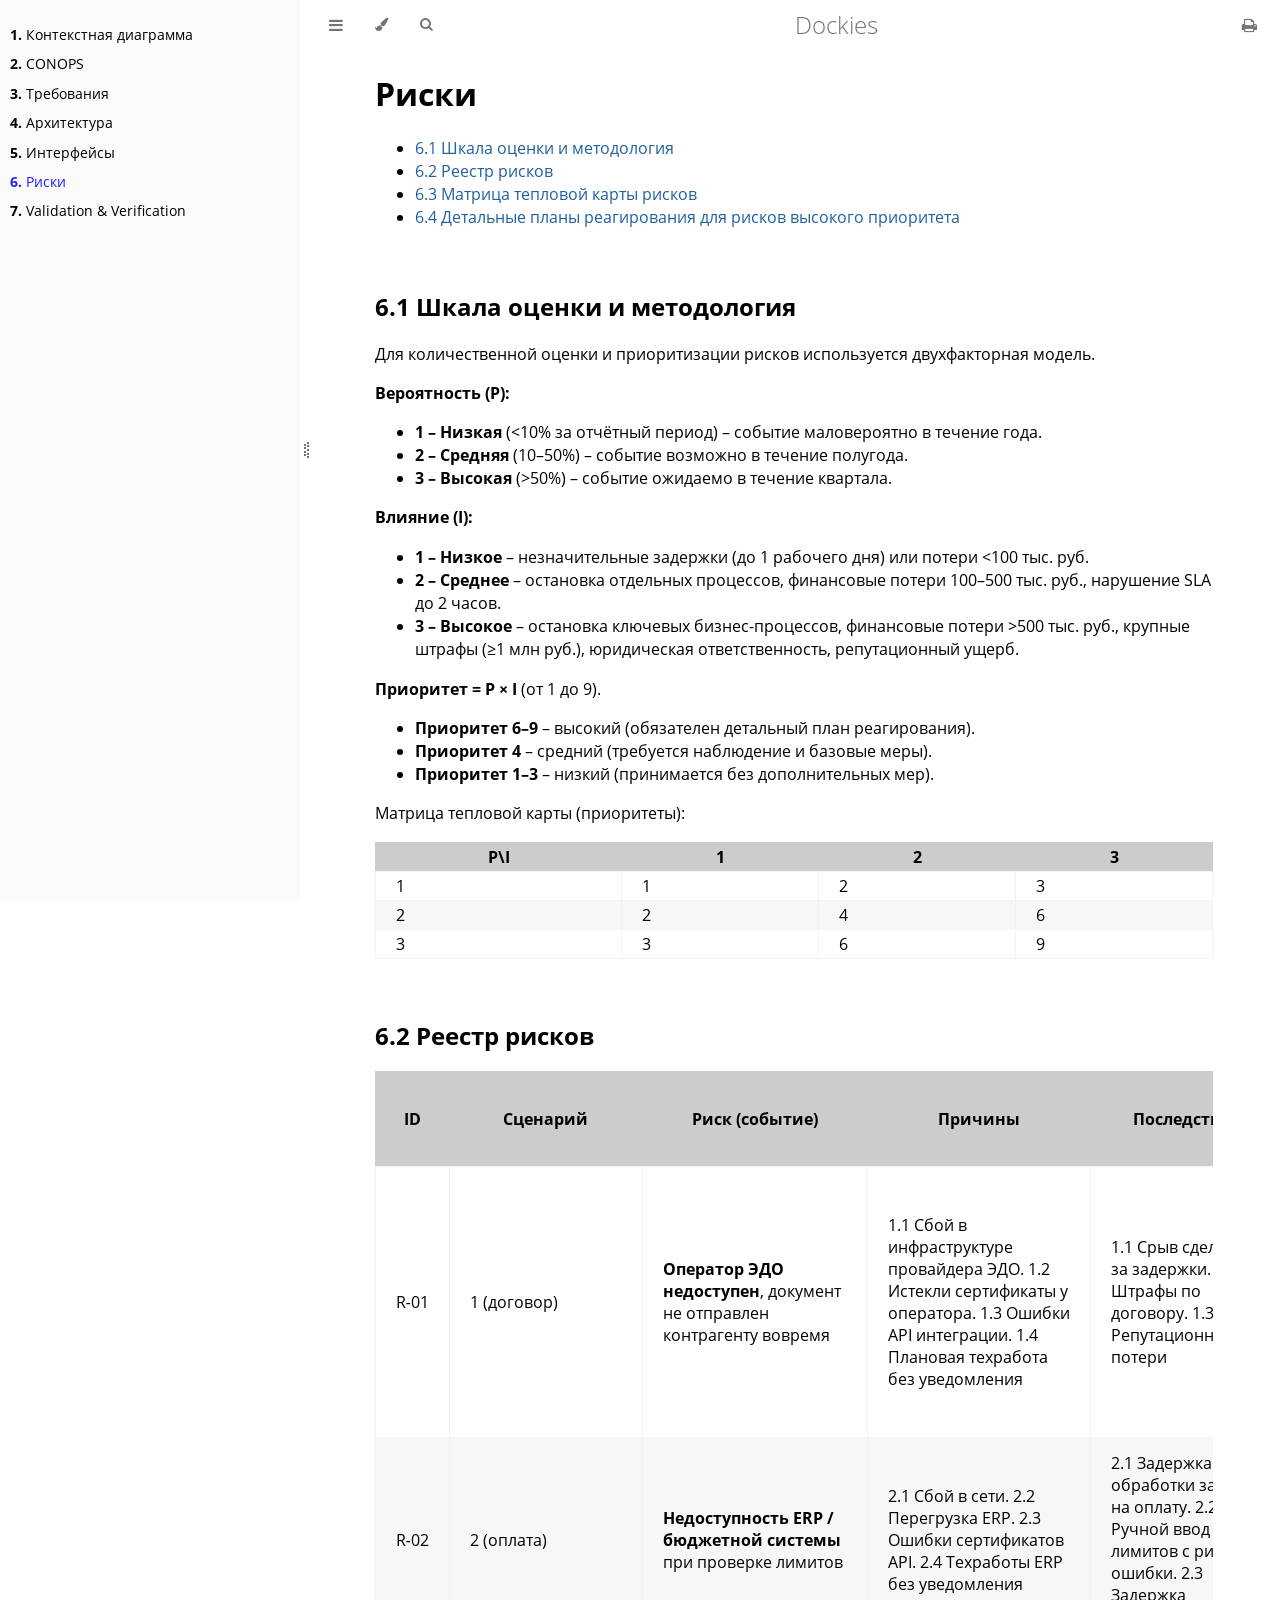
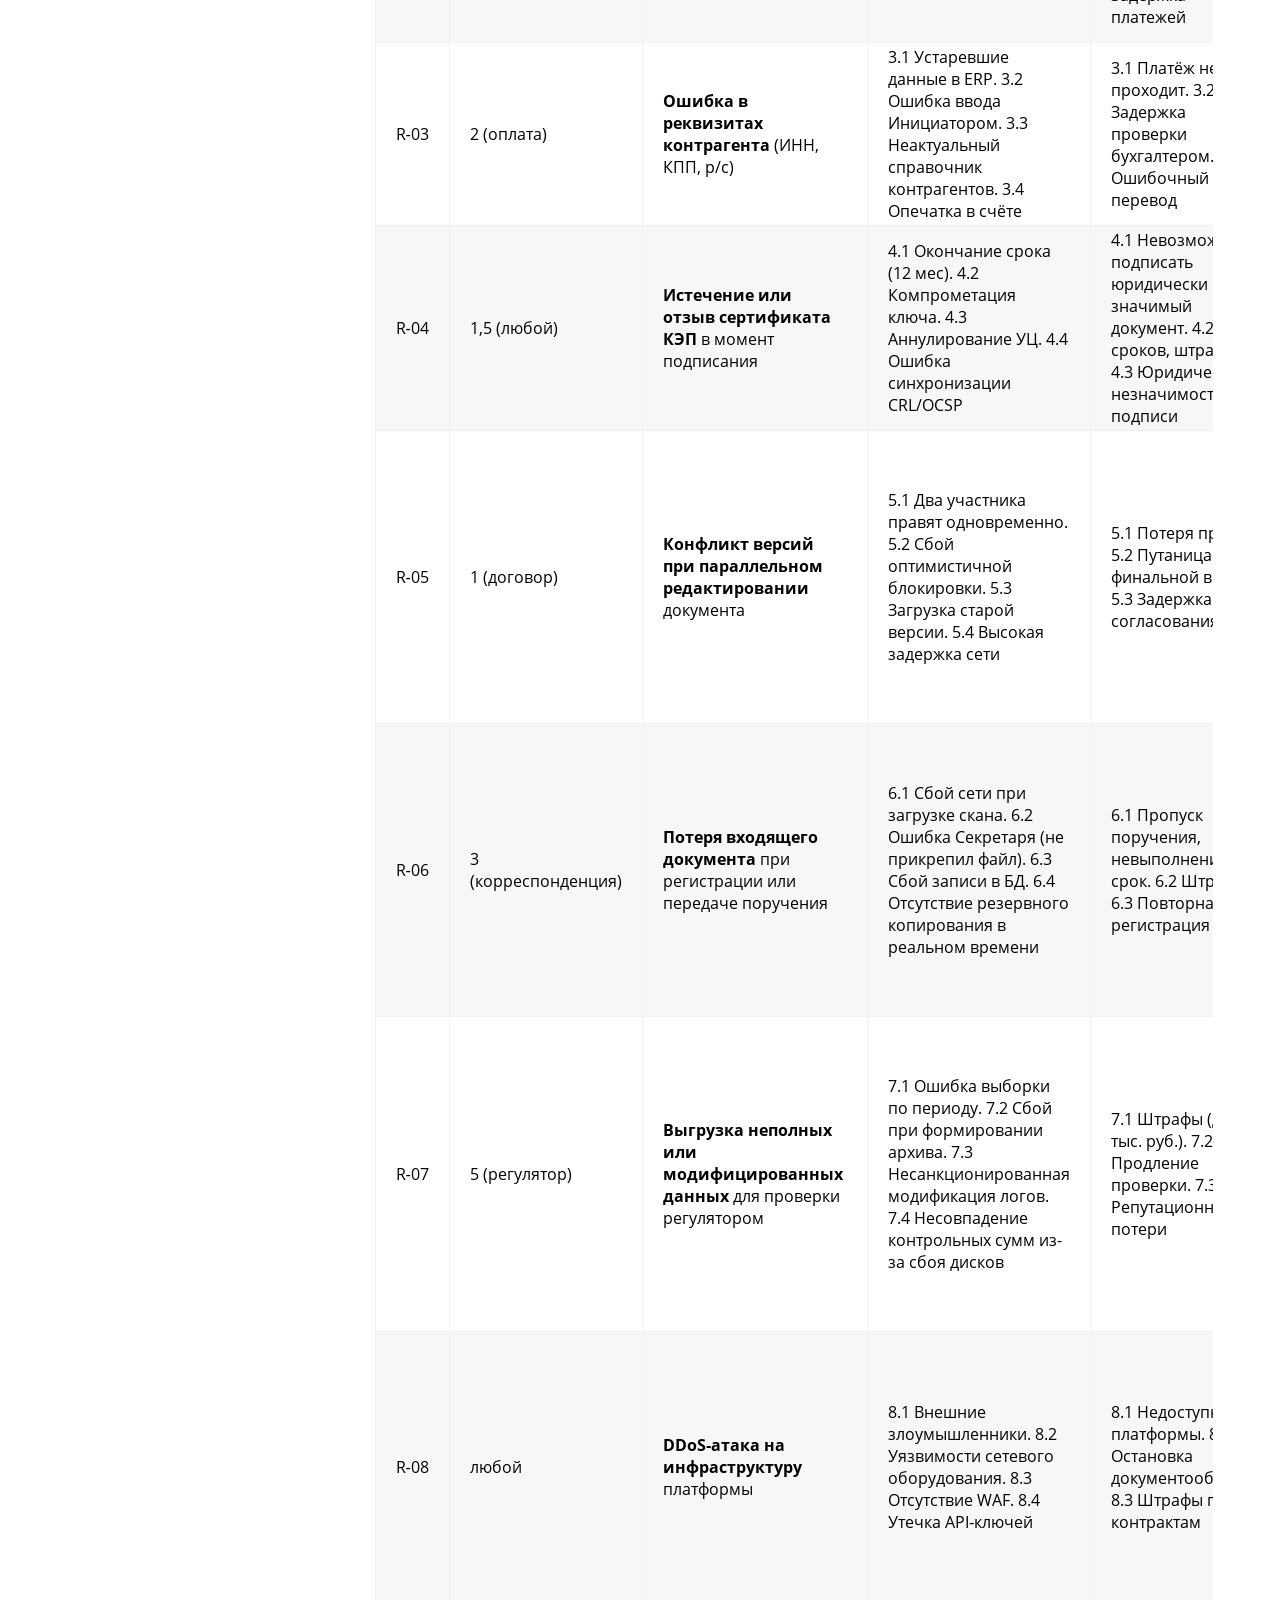
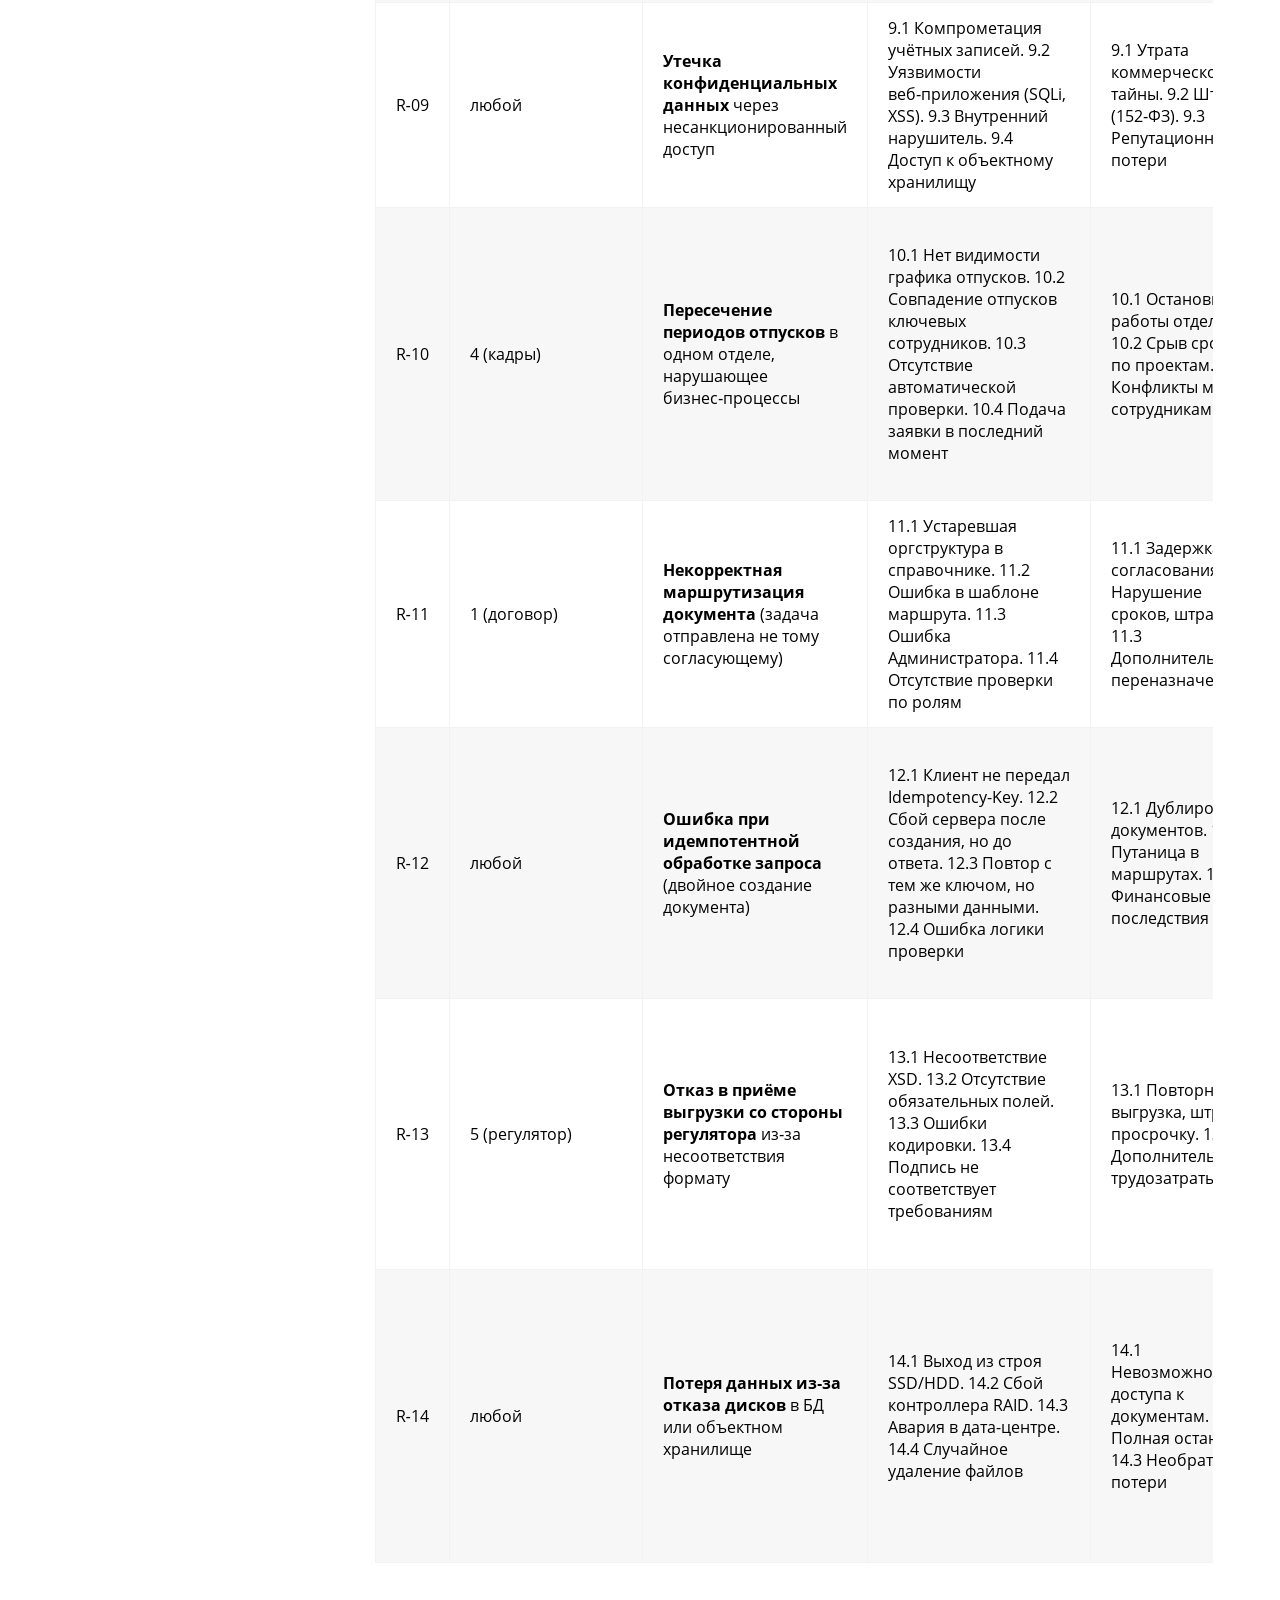
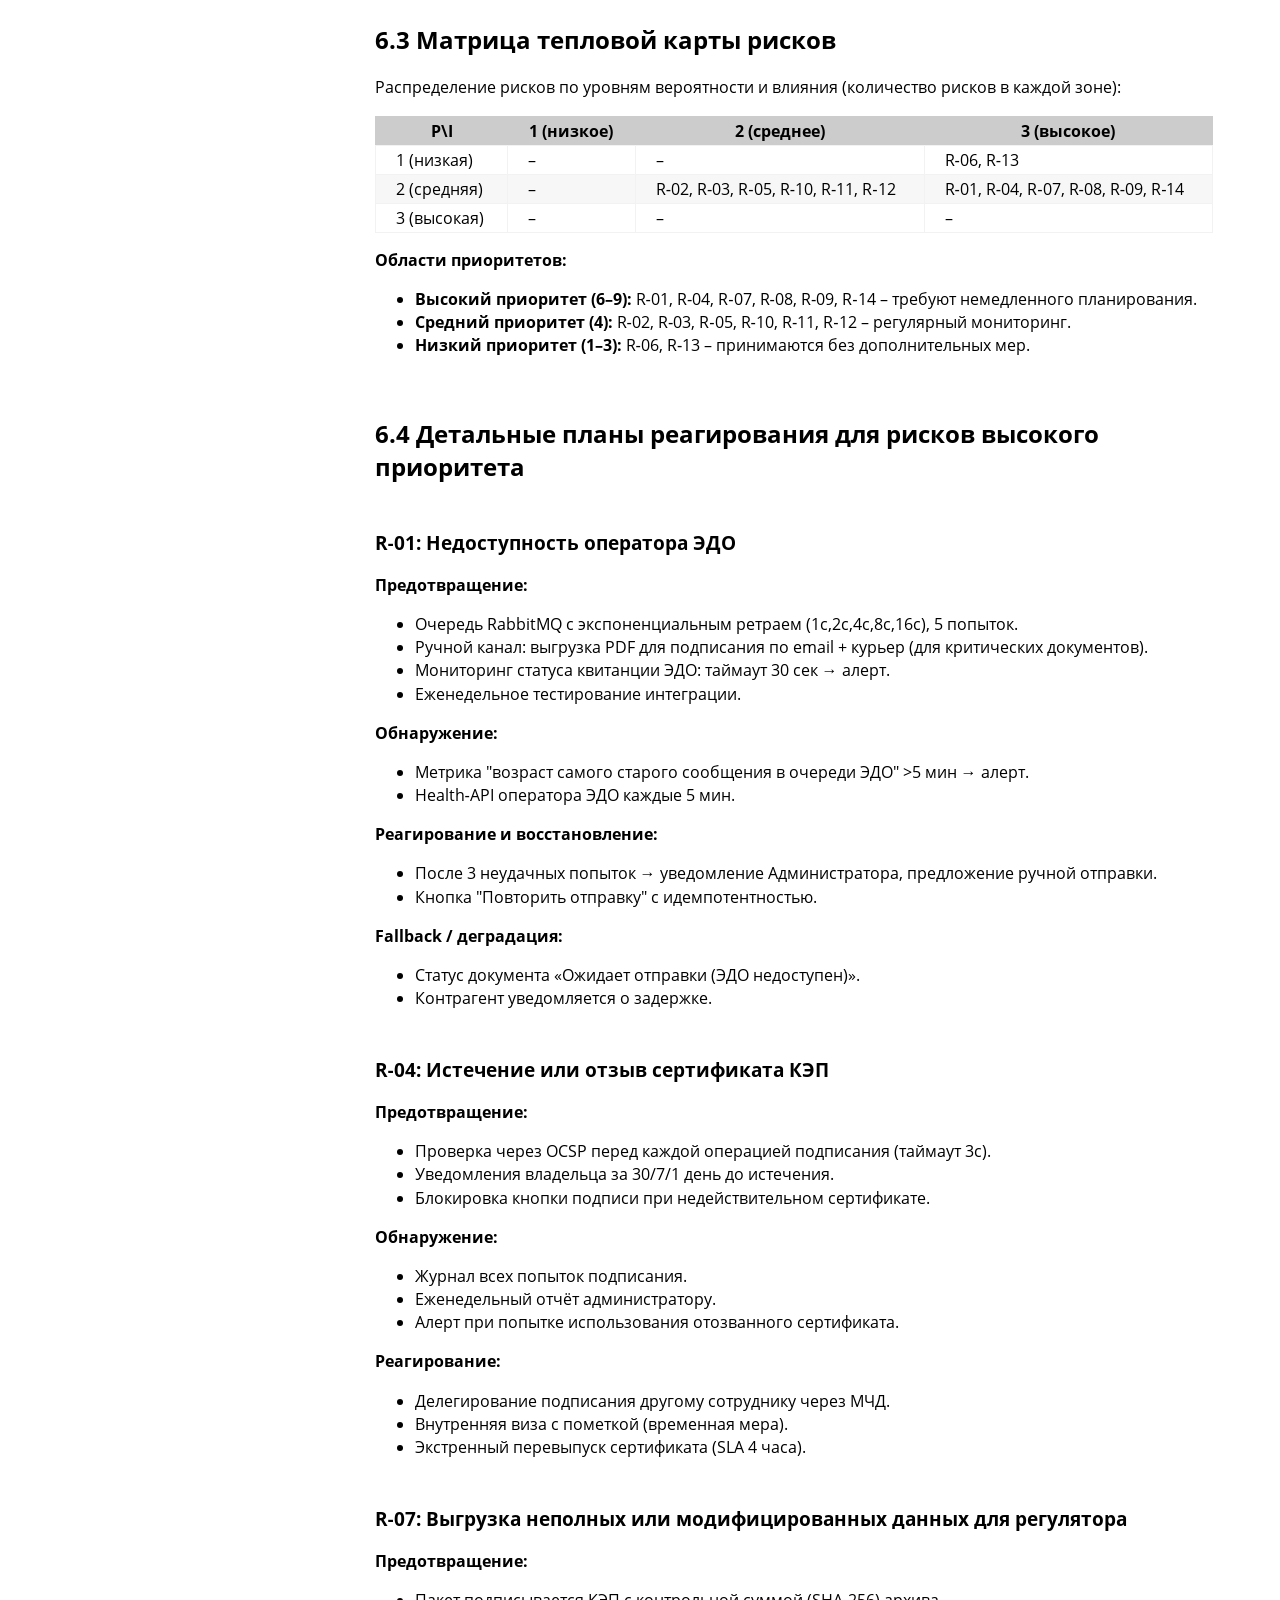
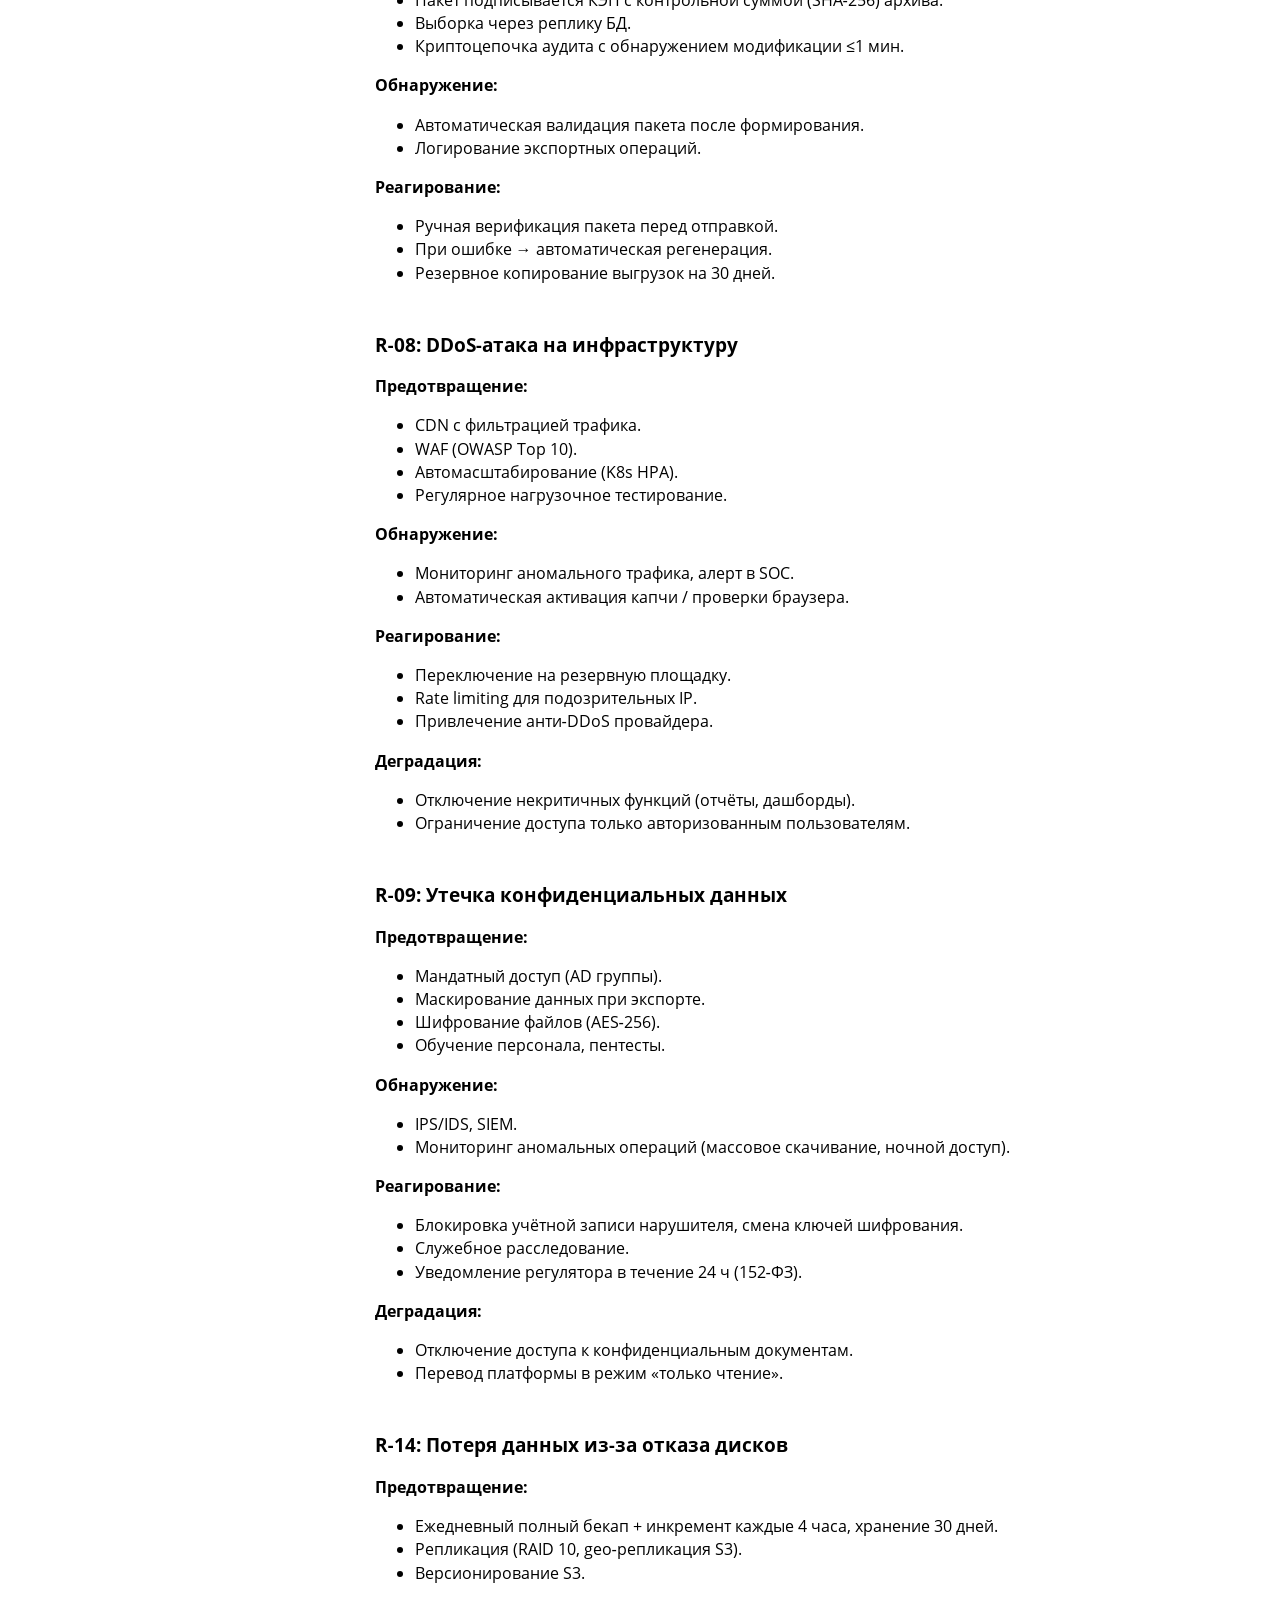
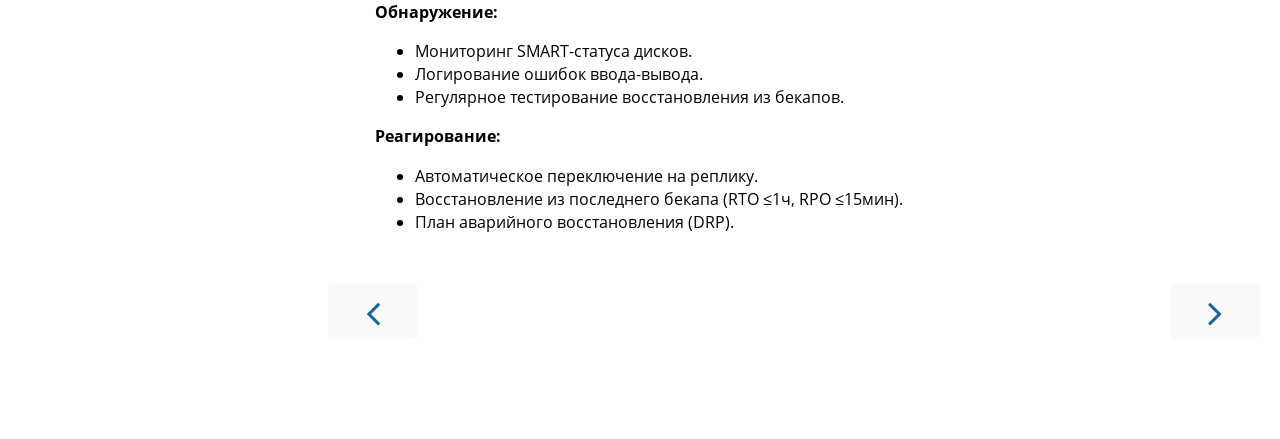
<file: Risks.html>
<!DOCTYPE HTML>
<html lang="ru" class="light sidebar-visible" dir="ltr">
    <head>
        <!-- Book generated using mdBook -->
        <meta charset="UTF-8">
        <title>Риски - Dockies</title>


        <!-- Custom HTML head -->

        <meta name="description" content="">
        <meta name="viewport" content="width=device-width, initial-scale=1">
        <meta name="theme-color" content="#ffffff">

        <link rel="icon" href="favicon.svg">
        <link rel="shortcut icon" href="favicon.png">
        <link rel="stylesheet" href="css/variables.css">
        <link rel="stylesheet" href="css/general.css">
        <link rel="stylesheet" href="css/chrome.css">
        <link rel="stylesheet" href="css/print.css" media="print">

        <!-- Fonts -->
        <link rel="stylesheet" href="FontAwesome/css/font-awesome.css">
        <link rel="stylesheet" href="fonts/fonts.css">

        <!-- Highlight.js Stylesheets -->
        <link rel="stylesheet" id="highlight-css" href="highlight.css">
        <link rel="stylesheet" id="tomorrow-night-css" href="tomorrow-night.css">
        <link rel="stylesheet" id="ayu-highlight-css" href="ayu-highlight.css">

        <!-- Custom theme stylesheets -->
        <link rel="stylesheet" href="src/_assets/custom.css">


        <!-- Provide site root and default themes to javascript -->
        <script>
            const path_to_root = "";
            const default_light_theme = "light";
            const default_dark_theme = "navy";
            window.path_to_searchindex_js = "searchindex.js";
        </script>
        <!-- Start loading toc.js asap -->
        <script src="toc.js"></script>
    </head>
    <body>
    <div id="mdbook-help-container">
        <div id="mdbook-help-popup">
            <h2 class="mdbook-help-title">Keyboard shortcuts</h2>
            <div>
                <p>Press <kbd>←</kbd> or <kbd>→</kbd> to navigate between chapters</p>
                <p>Press <kbd>S</kbd> or <kbd>/</kbd> to search in the book</p>
                <p>Press <kbd>?</kbd> to show this help</p>
                <p>Press <kbd>Esc</kbd> to hide this help</p>
            </div>
        </div>
    </div>
    <div id="body-container">
        <!-- Work around some values being stored in localStorage wrapped in quotes -->
        <script>
            try {
                let theme = localStorage.getItem('mdbook-theme');
                let sidebar = localStorage.getItem('mdbook-sidebar');

                if (theme.startsWith('"') && theme.endsWith('"')) {
                    localStorage.setItem('mdbook-theme', theme.slice(1, theme.length - 1));
                }

                if (sidebar.startsWith('"') && sidebar.endsWith('"')) {
                    localStorage.setItem('mdbook-sidebar', sidebar.slice(1, sidebar.length - 1));
                }
            } catch (e) { }
        </script>

        <!-- Set the theme before any content is loaded, prevents flash -->
        <script>
            const default_theme = window.matchMedia("(prefers-color-scheme: dark)").matches ? default_dark_theme : default_light_theme;
            let theme;
            try { theme = localStorage.getItem('mdbook-theme'); } catch(e) { }
            if (theme === null || theme === undefined) { theme = default_theme; }
            const html = document.documentElement;
            html.classList.remove('light')
            html.classList.add(theme);
            html.classList.add("js");
        </script>

        <input type="checkbox" id="sidebar-toggle-anchor" class="hidden">

        <!-- Hide / unhide sidebar before it is displayed -->
        <script>
            let sidebar = null;
            const sidebar_toggle = document.getElementById("sidebar-toggle-anchor");
            if (document.body.clientWidth >= 1080) {
                try { sidebar = localStorage.getItem('mdbook-sidebar'); } catch(e) { }
                sidebar = sidebar || 'visible';
            } else {
                sidebar = 'hidden';
                sidebar_toggle.checked = false;
            }
            if (sidebar === 'visible') {
                sidebar_toggle.checked = true;
            } else {
                html.classList.remove('sidebar-visible');
            }
        </script>

        <nav id="sidebar" class="sidebar" aria-label="Table of contents">
            <!-- populated by js -->
            <mdbook-sidebar-scrollbox class="sidebar-scrollbox"></mdbook-sidebar-scrollbox>
            <noscript>
                <iframe class="sidebar-iframe-outer" src="toc.html"></iframe>
            </noscript>
            <div id="sidebar-resize-handle" class="sidebar-resize-handle">
                <div class="sidebar-resize-indicator"></div>
            </div>
        </nav>

        <div id="page-wrapper" class="page-wrapper">

            <div class="page">
                <div id="menu-bar-hover-placeholder"></div>
                <div id="menu-bar" class="menu-bar sticky">
                    <div class="left-buttons">
                        <label id="sidebar-toggle" class="icon-button" for="sidebar-toggle-anchor" title="Toggle Table of Contents" aria-label="Toggle Table of Contents" aria-controls="sidebar">
                            <i class="fa fa-bars"></i>
                        </label>
                        <button id="theme-toggle" class="icon-button" type="button" title="Change theme" aria-label="Change theme" aria-haspopup="true" aria-expanded="false" aria-controls="theme-list">
                            <i class="fa fa-paint-brush"></i>
                        </button>
                        <ul id="theme-list" class="theme-popup" aria-label="Themes" role="menu">
                            <li role="none"><button role="menuitem" class="theme" id="default_theme">Auto</button></li>
                            <li role="none"><button role="menuitem" class="theme" id="light">Light</button></li>
                            <li role="none"><button role="menuitem" class="theme" id="rust">Rust</button></li>
                            <li role="none"><button role="menuitem" class="theme" id="coal">Coal</button></li>
                            <li role="none"><button role="menuitem" class="theme" id="navy">Navy</button></li>
                            <li role="none"><button role="menuitem" class="theme" id="ayu">Ayu</button></li>
                        </ul>
                        <button id="search-toggle" class="icon-button" type="button" title="Search (`/`)" aria-label="Toggle Searchbar" aria-expanded="false" aria-keyshortcuts="/ s" aria-controls="searchbar">
                            <i class="fa fa-search"></i>
                        </button>
                    </div>

                    <h1 class="menu-title">Dockies</h1>

                    <div class="right-buttons">
                        <a href="print.html" title="Print this book" aria-label="Print this book">
                            <i id="print-button" class="fa fa-print"></i>
                        </a>

                    </div>
                </div>

                <div id="search-wrapper" class="hidden">
                    <form id="searchbar-outer" class="searchbar-outer">
                        <div class="search-wrapper">
                            <input type="search" id="searchbar" name="searchbar" placeholder="Search this book ..." aria-controls="searchresults-outer" aria-describedby="searchresults-header">
                            <div class="spinner-wrapper">
                                <i class="fa fa-spinner fa-spin"></i>
                            </div>
                        </div>
                    </form>
                    <div id="searchresults-outer" class="searchresults-outer hidden">
                        <div id="searchresults-header" class="searchresults-header"></div>
                        <ul id="searchresults">
                        </ul>
                    </div>
                </div>

                <!-- Apply ARIA attributes after the sidebar and the sidebar toggle button are added to the DOM -->
                <script>
                    document.getElementById('sidebar-toggle').setAttribute('aria-expanded', sidebar === 'visible');
                    document.getElementById('sidebar').setAttribute('aria-hidden', sidebar !== 'visible');
                    Array.from(document.querySelectorAll('#sidebar a')).forEach(function(link) {
                        link.setAttribute('tabIndex', sidebar === 'visible' ? 0 : -1);
                    });
                </script>

                <div id="content" class="content">
                    <main>
                        <h1 id="Риски"><a class="header" href="#Риски">Риски</a></h1>
<ul>
<li><a href="#61-%D1%88%D0%BA%D0%B0%D0%BB%D0%B0-%D0%BE%D1%86%D0%B5%D0%BD%D0%BA%D0%B8-%D0%B8-%D0%BC%D0%B5%D1%82%D0%BE%D0%B4%D0%BE%D0%BB%D0%BE%D0%B3%D0%B8%D1%8F">6.1 Шкала оценки и методология</a></li>
<li><a href="#62-%D1%80%D0%B5%D0%B5%D1%81%D1%82%D1%80-%D1%80%D0%B8%D1%81%D0%BA%D0%BE%D0%B2">6.2 Реестр рисков</a></li>
<li><a href="#63-%D0%BC%D0%B0%D1%82%D1%80%D0%B8%D1%86%D0%B0-%D1%82%D0%B5%D0%BF%D0%BB%D0%BE%D0%B2%D0%BE%D0%B9-%D0%BA%D0%B0%D1%80%D1%82%D1%8B-%D1%80%D0%B8%D1%81%D0%BA%D0%BE%D0%B2">6.3 Матрица тепловой карты рисков</a></li>
<li><a href="#64-%D0%B4%D0%B5%D1%82%D0%B0%D0%BB%D1%8C%D0%BD%D1%8B%D0%B5-%D0%BF%D0%BB%D0%B0%D0%BD%D1%8B-%D1%80%D0%B5%D0%B0%D0%B3%D0%B8%D1%80%D0%BE%D0%B2%D0%B0%D0%BD%D0%B8%D1%8F-%D0%B4%D0%BB%D1%8F-%D1%80%D0%B8%D1%81%D0%BA%D0%BE%D0%B2-%D0%B2%D1%8B%D1%81%D0%BE%D0%BA%D0%BE%D0%B3%D0%BE-%D0%BF%D1%80%D0%B8%D0%BE%D1%80%D0%B8%D1%82%D0%B5%D1%82%D0%B0">6.4 Детальные планы реагирования для рисков высокого приоритета</a></li>
</ul>
<h2 id="61-Шкала-оценки-и-методология"><a class="header" href="#61-Шкала-оценки-и-методология">6.1 Шкала оценки и методология</a></h2>
<p>Для количественной оценки и приоритизации рисков используется двухфакторная модель.</p>
<p><strong>Вероятность (P):</strong></p>
<ul>
<li><strong>1 – Низкая</strong> (&lt;10% за отчётный период) – событие маловероятно в течение года.</li>
<li><strong>2 – Средняя</strong> (10–50%) – событие возможно в течение полугода.</li>
<li><strong>3 – Высокая</strong> (&gt;50%) – событие ожидаемо в течение квартала.</li>
</ul>
<p><strong>Влияние (I):</strong></p>
<ul>
<li><strong>1 – Низкое</strong> – незначительные задержки (до 1 рабочего дня) или потери &lt;100 тыс. руб.</li>
<li><strong>2 – Среднее</strong> – остановка отдельных процессов, финансовые потери 100–500 тыс. руб., нарушение SLA до 2 часов.</li>
<li><strong>3 – Высокое</strong> – остановка ключевых бизнес-процессов, финансовые потери &gt;500 тыс. руб., крупные штрафы (≥1 млн руб.), юридическая ответственность, репутационный ущерб.</li>
</ul>
<p><strong>Приоритет = P × I</strong> (от 1 до 9).</p>
<ul>
<li><strong>Приоритет 6–9</strong> – высокий (обязателен детальный план реагирования).</li>
<li><strong>Приоритет 4</strong> – средний (требуется наблюдение и базовые меры).</li>
<li><strong>Приоритет 1–3</strong> – низкий (принимается без дополнительных мер).</li>
</ul>
<p>Матрица тепловой карты (приоритеты):</p>
<div class="table-wrapper"><table><thead><tr><th>P\I</th><th>1</th><th>2</th><th>3</th></tr></thead><tbody>
<tr><td>1</td><td>1</td><td>2</td><td>3</td></tr>
<tr><td>2</td><td>2</td><td>4</td><td>6</td></tr>
<tr><td>3</td><td>3</td><td>6</td><td>9</td></tr>
</tbody></table>
</div>
<h2 id="62-Реестр-рисков"><a class="header" href="#62-Реестр-рисков">6.2 Реестр рисков</a></h2>
<div class="table-wrapper"><table><thead><tr><th>ID</th><th>Сценарий</th><th>Риск (событие)</th><th>Причины</th><th>Последствия</th><th>P</th><th>I</th><th>Приоритет</th><th>Меры реагирования (предотвратить/снизить/обнаружить)</th><th>Владелец</th><th>Остаточный риск</th></tr></thead><tbody>
<tr><td>R‑01</td><td>1 (договор)</td><td><strong>Оператор ЭДО недоступен</strong>, документ не отправлен контрагенту вовремя</td><td>1.1 Сбой в инфраструктуре провайдера ЭДО. 1.2 Истекли сертификаты у оператора. 1.3 Ошибки API интеграции. 1.4 Плановая техработа без уведомления</td><td>1.1 Срыв сделки из-за задержки. 1.2 Штрафы по договору. 1.3 Репутационные потери</td><td>2</td><td>3</td><td><strong>6</strong></td><td>1) Очередь сообщений с ретраями (1с,2с,4с,8с,16с), 5 попыток. 2) Ручной канал: выгрузка PDF, email. 3) Мониторинг квитанции ЭДО, алерт. 4) Еженедельное тестирование интеграции. 5) План переключения на резервного оператора</td><td>Руководитель интеграций</td><td>Средний</td></tr>
<tr><td>R‑02</td><td>2 (оплата)</td><td><strong>Недоступность ERP / бюджетной системы</strong> при проверке лимитов</td><td>2.1 Сбой в сети. 2.2 Перегрузка ERP. 2.3 Ошибки сертификатов API. 2.4 Техработы ERP без уведомления</td><td>2.1 Задержка обработки заявок на оплату. 2.2 Ручной ввод лимитов с риском ошибки. 2.3 Задержка платежей</td><td>2</td><td>2</td><td><strong>4</strong></td><td>1) Кэш контрагентов (обновление 1 раз/сутки). 2) Ручной режим с пометкой в аудите. 3) Автосинхронизация после восстановления. 4) Мониторинг Health‑API ERP</td><td>Бухгалтерия, IT</td><td>Низкий</td></tr>
<tr><td>R‑03</td><td>2 (оплата)</td><td><strong>Ошибка в реквизитах контрагента</strong> (ИНН, КПП, р/с)</td><td>3.1 Устаревшие данные в ERP. 3.2 Ошибка ввода Инициатором. 3.3 Неактуальный справочник контрагентов. 3.4 Опечатка в счёте</td><td>3.1 Платёж не проходит. 3.2 Задержка проверки бухгалтером. 3.3 Ошибочный перевод</td><td>2</td><td>2</td><td><strong>4</strong></td><td>1) Автопроверка через API ФНС. 2) Возврат на доработку. 3) Бухгалтер правит реквизиты (аудит). 4) Ежемесячная выгрузка изменений из ERP</td><td>Бухгалтерия</td><td>Низкий</td></tr>
<tr><td>R‑04</td><td>1,5 (любой)</td><td><strong>Истечение или отзыв сертификата КЭП</strong> в момент подписания</td><td>4.1 Окончание срока (12 мес). 4.2 Компрометация ключа. 4.3 Аннулирование УЦ. 4.4 Ошибка синхронизации CRL/OCSP</td><td>4.1 Невозможность подписать юридически значимый документ. 4.2 Срыв сроков, штрафы. 4.3 Юридическая незначимость подписи</td><td>2</td><td>3</td><td><strong>6</strong></td><td>1) Проверка через OCSP перед подписанием. 2) Уведомление за 30/7/1 день. 3) Блокировка кнопки подписи. 4) Журнал попыток. 5) Делегирование через МЧД</td><td>Служба безопасности</td><td>Низкий</td></tr>
<tr><td>R‑05</td><td>1 (договор)</td><td><strong>Конфликт версий при параллельном редактировании</strong> документа</td><td>5.1 Два участника правят одновременно. 5.2 Сбой оптимистичной блокировки. 5.3 Загрузка старой версии. 5.4 Высокая задержка сети</td><td>5.1 Потеря правок. 5.2 Путаница в финальной версии. 5.3 Задержка согласования</td><td>2</td><td>2</td><td><strong>4</strong></td><td>1) Блокировка второго редактора с уведомлением. 2) Три варианта: принять новую версию, загрузить поверх, эскалировать. 3) Сравнение версий (diff) перед подписанием. 4) Хранение контрольных сумм (SHA‑256)</td><td>Сервис документов</td><td>Низкий</td></tr>
<tr><td>R‑06</td><td>3 (корреспонденция)</td><td><strong>Потеря входящего документа</strong> при регистрации или передаче поручения</td><td>6.1 Сбой сети при загрузке скана. 6.2 Ошибка Секретаря (не прикрепил файл). 6.3 Сбой записи в БД. 6.4 Отсутствие резервного копирования в реальном времени</td><td>6.1 Пропуск поручения, невыполнение в срок. 6.2 Штрафы. 6.3 Повторная регистрация</td><td>1</td><td>3</td><td><strong>3</strong></td><td>1) Сохранение файла и метаданных в одной транзакции. 2) Автопроверка целостности после загрузки. 3) Часовое инкрементное бекапирование хранилища. 4) Возможность повторного сканирования. 5) Аудит всех операций</td><td>Секретариат, IT</td><td>Низкий</td></tr>
<tr><td>R‑07</td><td>5 (регулятор)</td><td><strong>Выгрузка неполных или модифицированных данных</strong> для проверки регулятором</td><td>7.1 Ошибка выборки по периоду. 7.2 Сбой при формировании архива. 7.3 Несанкционированная модификация логов. 7.4 Несовпадение контрольных сумм из-за сбоя дисков</td><td>7.1 Штрафы (до 500 тыс. руб.). 7.2 Продление проверки. 7.3 Репутационные потери</td><td>2</td><td>3</td><td><strong>6</strong></td><td>1) Пакет подписывается КЭП с контрольной суммой. 2) Выборка через реплику БД. 3) Криптоцепочка аудита с обнаружением модификации ≤1 мин. 4) Ручная верификация перед отправкой. 5) Резервное копирование выгрузок на 30 дней</td><td>Администратор, юрист</td><td>Низкий</td></tr>
<tr><td>R‑08</td><td>любой</td><td><strong>DDoS‑атака на инфраструктуру</strong> платформы</td><td>8.1 Внешние злоумышленники. 8.2 Уязвимости сетевого оборудования. 8.3 Отсутствие WAF. 8.4 Утечка API‑ключей</td><td>8.1 Недоступность платформы. 8.2 Остановка документооборота. 8.3 Штрафы по контрактам</td><td>2</td><td>3</td><td><strong>6</strong></td><td>1) CDN + фильтрация трафика. 2) WAF (OWASP Top 10). 3) Автомасштабирование (K8s HPA). 4) Мониторинг аномалий, алерт в SOC. 5) План переключения на резервную площадку. 6) Нагрузочное тестирование</td><td>IT‑безопасность</td><td>Средний</td></tr>
<tr><td>R‑09</td><td>любой</td><td><strong>Утечка конфиденциальных данных</strong> через несанкционированный доступ</td><td>9.1 Компрометация учётных записей. 9.2 Уязвимости веб‑приложения (SQLi, XSS). 9.3 Внутренний нарушитель. 9.4 Доступ к объектному хранилищу</td><td>9.1 Утрата коммерческой тайны. 9.2 Штрафы (152‑ФЗ). 9.3 Репутационные потери</td><td>2</td><td>3</td><td><strong>6</strong></td><td>1) Мандатный доступ (AD группы). 2) Маскирование данных при экспорте. 3) Шифрование файлов (AES‑256). 4) IPS/IDS, SIEM. 5) Обучение персонала. 6) Пентесты</td><td>Служба безопасности</td><td>Низкий</td></tr>
<tr><td>R‑10</td><td>4 (кадры)</td><td><strong>Пересечение периодов отпусков</strong> в одном отделе, нарушающее бизнес‑процессы</td><td>10.1 Нет видимости графика отпусков. 10.2 Совпадение отпусков ключевых сотрудников. 10.3 Отсутствие автоматической проверки. 10.4 Подача заявки в последний момент</td><td>10.1 Остановка работы отдела. 10.2 Срыв сроков по проектам. 10.3 Конфликты между сотрудниками</td><td>2</td><td>2</td><td><strong>4</strong></td><td>1) Проверка пересечения по данным HRIS. 2) Блокировка при конфликте &gt;50% с сообщением. 3) Предупреждение при меньшем пересечении. 4) Визуальный календарь отпусков. 5) Запрет подачи за 14 дней без согласования</td><td>Отдел кадров</td><td>Низкий</td></tr>
<tr><td>R‑11</td><td>1 (договор)</td><td><strong>Некорректная маршрутизация документа</strong> (задача отправлена не тому согласующему)</td><td>11.1 Устаревшая оргструктура в справочнике. 11.2 Ошибка в шаблоне маршрута. 11.3 Ошибка Администратора. 11.4 Отсутствие проверки по ролям</td><td>11.1 Задержка согласования. 11.2 Нарушение сроков, штрафы. 11.3 Дополнительные переназначения</td><td>2</td><td>2</td><td><strong>4</strong></td><td>1) Синхронизация с HRIS каждые 24 часа. 2) Валидация шаблона перед активацией. 3) Функция переназначения (аудит). 4) Тестирование маршрута на тестовом документе</td><td>Администратор</td><td>Низкий</td></tr>
<tr><td>R‑12</td><td>любой</td><td><strong>Ошибка при идемпотентной обработке запроса</strong> (двойное создание документа)</td><td>12.1 Клиент не передал Idempotency-Key. 12.2 Сбой сервера после создания, но до ответа. 12.3 Повтор с тем же ключом, но разными данными. 12.4 Ошибка логики проверки</td><td>12.1 Дублирование документов. 12.2 Путаница в маршрутах. 12.3 Финансовые последствия</td><td>2</td><td>2</td><td><strong>4</strong></td><td>1) Обязательный заголовок Idempotency-Key (UUID). 2) Хранение ключа и результата 24 часа. 3) Возврат сохранённого ответа при повторе. 4) Проверка идентичности тела (409 Conflict). 5) Автотесты в CI</td><td>Разработка</td><td>Низкий</td></tr>
<tr><td>R‑13</td><td>5 (регулятор)</td><td><strong>Отказ в приёме выгрузки со стороны регулятора</strong> из‑за несоответствия формату</td><td>13.1 Несоответствие XSD. 13.2 Отсутствие обязательных полей. 13.3 Ошибки кодировки. 13.4 Подпись не соответствует требованиям</td><td>13.1 Повторная выгрузка, штраф за просрочку. 13.2 Дополнительные трудозатраты</td><td>1</td><td>3</td><td><strong>3</strong></td><td>1) Валидация по XSD перед формированием. 2) Тестирование на тестовом стенде регулятора. 3) Автопроверка обязательности полей. 4) Подписание КЭП организации. 5) Инструкция по ручной проверке</td><td>Юрист, Администратор</td><td>Низкий</td></tr>
<tr><td>R‑14</td><td>любой</td><td><strong>Потеря данных из‑за отказа дисков</strong> в БД или объектном хранилище</td><td>14.1 Выход из строя SSD/HDD. 14.2 Сбой контроллера RAID. 14.3 Авария в дата-центре. 14.4 Случайное удаление файлов</td><td>14.1 Невозможность доступа к документам. 14.2 Полная остановка. 14.3 Необратимые потери</td><td>2</td><td>3</td><td><strong>6</strong></td><td>1) Ежедневный полный бекап + инкремент каждые 4 часа, хранение 30 дней. 2) Репликация (RAID 10, geo‑репликация S3). 3) Версионирование S3. 4) Регулярное тестирование восстановления. 5) План аварийного восстановления (RTO ≤1ч, RPO ≤15мин)</td><td>IT, Администратор</td><td>Низкий</td></tr>
</tbody></table>
</div>
<h2 id="63-Матрица-тепловой-карты-рисков"><a class="header" href="#63-Матрица-тепловой-карты-рисков">6.3 Матрица тепловой карты рисков</a></h2>
<p>Распределение рисков по уровням вероятности и влияния (количество рисков в каждой зоне):</p>
<div class="table-wrapper"><table><thead><tr><th>P\I</th><th>1 (низкое)</th><th>2 (среднее)</th><th>3 (высокое)</th></tr></thead><tbody>
<tr><td>1 (низкая)</td><td>–</td><td>–</td><td>R‑06, R‑13</td></tr>
<tr><td>2 (средняя)</td><td>–</td><td>R‑02, R‑03, R‑05, R‑10, R‑11, R‑12</td><td>R‑01, R‑04, R‑07, R‑08, R‑09, R‑14</td></tr>
<tr><td>3 (высокая)</td><td>–</td><td>–</td><td>–</td></tr>
</tbody></table>
</div>
<p><strong>Области приоритетов:</strong></p>
<ul>
<li><strong>Высокий приоритет (6–9):</strong> R‑01, R‑04, R‑07, R‑08, R‑09, R‑14 – требуют немедленного планирования.</li>
<li><strong>Средний приоритет (4):</strong> R‑02, R‑03, R‑05, R‑10, R‑11, R‑12 – регулярный мониторинг.</li>
<li><strong>Низкий приоритет (1–3):</strong> R‑06, R‑13 – принимаются без дополнительных мер.</li>
</ul>
<h2 id="64-Детальные-планы-реагирования-для-рисков-высокого-приоритета"><a class="header" href="#64-Детальные-планы-реагирования-для-рисков-высокого-приоритета">6.4 Детальные планы реагирования для рисков высокого приоритета</a></h2>
<h3 id="r01-Недоступность-оператора-ЭДО"><a class="header" href="#r01-Недоступность-оператора-ЭДО">R‑01: Недоступность оператора ЭДО</a></h3>
<p><strong>Предотвращение:</strong></p>
<ul>
<li>Очередь RabbitMQ с экспоненциальным ретраем (1с,2с,4с,8с,16с), 5 попыток.</li>
<li>Ручной канал: выгрузка PDF для подписания по email + курьер (для критических документов).</li>
<li>Мониторинг статуса квитанции ЭДО: таймаут 30 сек → алерт.</li>
<li>Еженедельное тестирование интеграции.</li>
</ul>
<p><strong>Обнаружение:</strong></p>
<ul>
<li>Метрика "возраст самого старого сообщения в очереди ЭДО" &gt;5 мин → алерт.</li>
<li>Health‑API оператора ЭДО каждые 5 мин.</li>
</ul>
<p><strong>Реагирование и восстановление:</strong></p>
<ul>
<li>После 3 неудачных попыток → уведомление Администратора, предложение ручной отправки.</li>
<li>Кнопка "Повторить отправку" с идемпотентностью.</li>
</ul>
<p><strong>Fallback / деградация:</strong></p>
<ul>
<li>Статус документа «Ожидает отправки (ЭДО недоступен)».</li>
<li>Контрагент уведомляется о задержке.</li>
</ul>
<h3 id="r04-Истечение-или-отзыв-сертификата-КЭП"><a class="header" href="#r04-Истечение-или-отзыв-сертификата-КЭП">R‑04: Истечение или отзыв сертификата КЭП</a></h3>
<p><strong>Предотвращение:</strong></p>
<ul>
<li>Проверка через OCSP перед каждой операцией подписания (таймаут 3с).</li>
<li>Уведомления владельца за 30/7/1 день до истечения.</li>
<li>Блокировка кнопки подписи при недействительном сертификате.</li>
</ul>
<p><strong>Обнаружение:</strong></p>
<ul>
<li>Журнал всех попыток подписания.</li>
<li>Еженедельный отчёт администратору.</li>
<li>Алерт при попытке использования отозванного сертификата.</li>
</ul>
<p><strong>Реагирование:</strong></p>
<ul>
<li>Делегирование подписания другому сотруднику через МЧД.</li>
<li>Внутренняя виза с пометкой (временная мера).</li>
<li>Экстренный перевыпуск сертификата (SLA 4 часа).</li>
</ul>
<h3 id="r07-Выгрузка-неполных-или-модифицированных-данных-для-регулятора"><a class="header" href="#r07-Выгрузка-неполных-или-модифицированных-данных-для-регулятора">R‑07: Выгрузка неполных или модифицированных данных для регулятора</a></h3>
<p><strong>Предотвращение:</strong></p>
<ul>
<li>Пакет подписывается КЭП с контрольной суммой (SHA‑256) архива.</li>
<li>Выборка через реплику БД.</li>
<li>Криптоцепочка аудита с обнаружением модификации ≤1 мин.</li>
</ul>
<p><strong>Обнаружение:</strong></p>
<ul>
<li>Автоматическая валидация пакета после формирования.</li>
<li>Логирование экспортных операций.</li>
</ul>
<p><strong>Реагирование:</strong></p>
<ul>
<li>Ручная верификация пакета перед отправкой.</li>
<li>При ошибке → автоматическая регенерация.</li>
<li>Резервное копирование выгрузок на 30 дней.</li>
</ul>
<h3 id="r08-ddosатака-на-инфраструктуру"><a class="header" href="#r08-ddosатака-на-инфраструктуру">R‑08: DDoS‑атака на инфраструктуру</a></h3>
<p><strong>Предотвращение:</strong></p>
<ul>
<li>CDN с фильтрацией трафика.</li>
<li>WAF (OWASP Top 10).</li>
<li>Автомасштабирование (K8s HPA).</li>
<li>Регулярное нагрузочное тестирование.</li>
</ul>
<p><strong>Обнаружение:</strong></p>
<ul>
<li>Мониторинг аномального трафика, алерт в SOC.</li>
<li>Автоматическая активация капчи / проверки браузера.</li>
</ul>
<p><strong>Реагирование:</strong></p>
<ul>
<li>Переключение на резервную площадку.</li>
<li>Rate limiting для подозрительных IP.</li>
<li>Привлечение анти‑DDoS провайдера.</li>
</ul>
<p><strong>Деградация:</strong></p>
<ul>
<li>Отключение некритичных функций (отчёты, дашборды).</li>
<li>Ограничение доступа только авторизованным пользователям.</li>
</ul>
<h3 id="r09-Утечка-конфиденциальных-данных"><a class="header" href="#r09-Утечка-конфиденциальных-данных">R‑09: Утечка конфиденциальных данных</a></h3>
<p><strong>Предотвращение:</strong></p>
<ul>
<li>Мандатный доступ (AD группы).</li>
<li>Маскирование данных при экспорте.</li>
<li>Шифрование файлов (AES‑256).</li>
<li>Обучение персонала, пентесты.</li>
</ul>
<p><strong>Обнаружение:</strong></p>
<ul>
<li>IPS/IDS, SIEM.</li>
<li>Мониторинг аномальных операций (массовое скачивание, ночной доступ).</li>
</ul>
<p><strong>Реагирование:</strong></p>
<ul>
<li>Блокировка учётной записи нарушителя, смена ключей шифрования.</li>
<li>Служебное расследование.</li>
<li>Уведомление регулятора в течение 24 ч (152‑ФЗ).</li>
</ul>
<p><strong>Деградация:</strong></p>
<ul>
<li>Отключение доступа к конфиденциальным документам.</li>
<li>Перевод платформы в режим «только чтение».</li>
</ul>
<h3 id="r14-Потеря-данных-изза-отказа-дисков"><a class="header" href="#r14-Потеря-данных-изза-отказа-дисков">R‑14: Потеря данных из‑за отказа дисков</a></h3>
<p><strong>Предотвращение:</strong></p>
<ul>
<li>Ежедневный полный бекап + инкремент каждые 4 часа, хранение 30 дней.</li>
<li>Репликация (RAID 10, geo‑репликация S3).</li>
<li>Версионирование S3.</li>
</ul>
<p><strong>Обнаружение:</strong></p>
<ul>
<li>Мониторинг SMART-статуса дисков.</li>
<li>Логирование ошибок ввода-вывода.</li>
<li>Регулярное тестирование восстановления из бекапов.</li>
</ul>
<p><strong>Реагирование:</strong></p>
<ul>
<li>Автоматическое переключение на реплику.</li>
<li>Восстановление из последнего бекапа (RTO ≤1ч, RPO ≤15мин).</li>
<li>План аварийного восстановления (DRP).</li>
</ul>

                    </main>

                    <nav class="nav-wrapper" aria-label="Page navigation">
                        <!-- Mobile navigation buttons -->
                            <a rel="prev" href="Interfaces.html" class="mobile-nav-chapters previous" title="Previous chapter" aria-label="Previous chapter" aria-keyshortcuts="Left">
                                <i class="fa fa-angle-left"></i>
                            </a>

                            <a rel="next prefetch" href="ValVer.html" class="mobile-nav-chapters next" title="Next chapter" aria-label="Next chapter" aria-keyshortcuts="Right">
                                <i class="fa fa-angle-right"></i>
                            </a>

                        <div style="clear: both"></div>
                    </nav>
                </div>
            </div>

            <nav class="nav-wide-wrapper" aria-label="Page navigation">
                    <a rel="prev" href="Interfaces.html" class="nav-chapters previous" title="Previous chapter" aria-label="Previous chapter" aria-keyshortcuts="Left">
                        <i class="fa fa-angle-left"></i>
                    </a>

                    <a rel="next prefetch" href="ValVer.html" class="nav-chapters next" title="Next chapter" aria-label="Next chapter" aria-keyshortcuts="Right">
                        <i class="fa fa-angle-right"></i>
                    </a>
            </nav>

        </div>




        <script>
            window.playground_copyable = true;
        </script>


        <script src="elasticlunr.min.js"></script>
        <script src="mark.min.js"></script>
        <script src="searcher.js"></script>

        <script src="clipboard.min.js"></script>
        <script src="highlight.js"></script>
        <script src="book.js"></script>

        <!-- Custom JS scripts -->



    </div>
    </body>
</html>
</file>
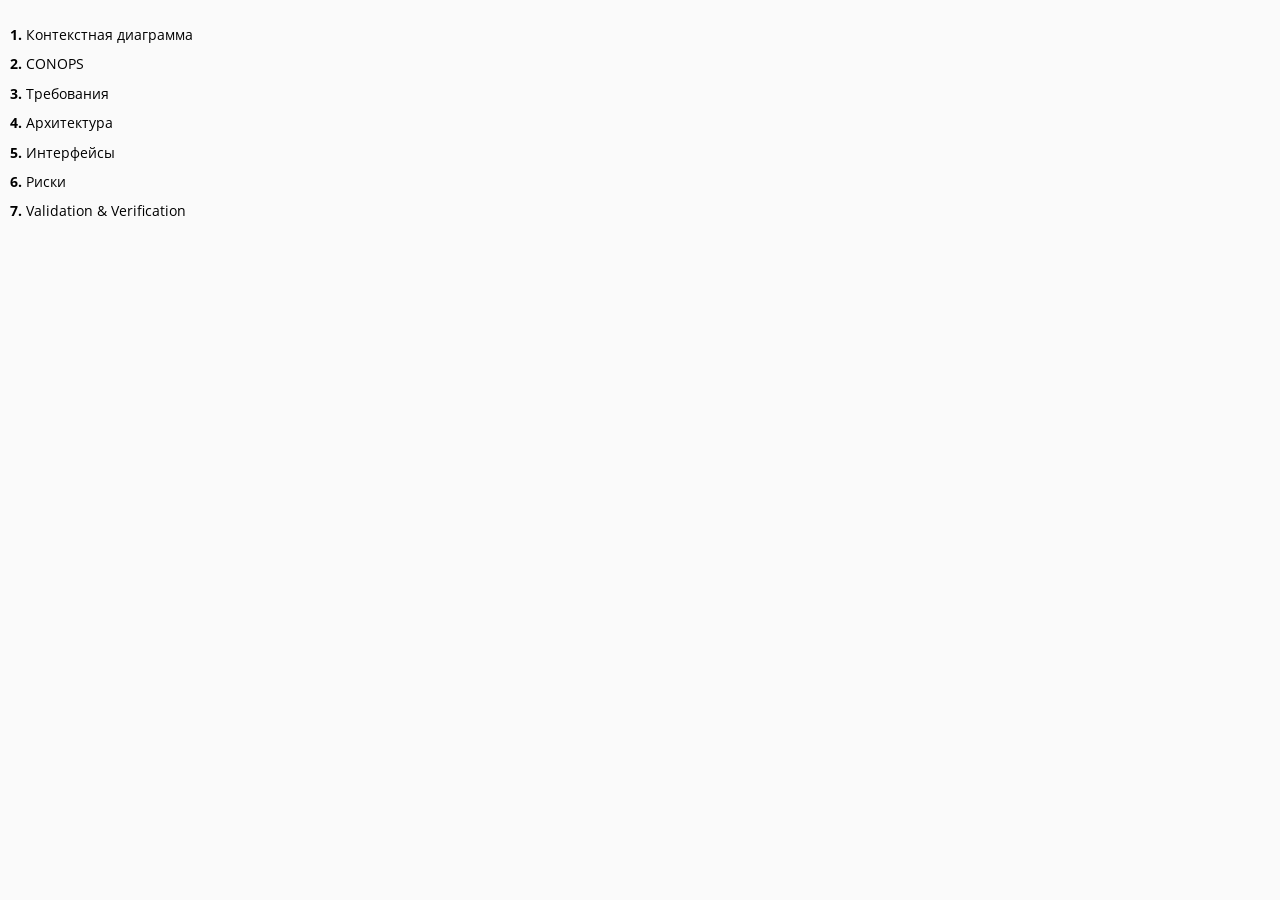
<file: toc.html>
<!DOCTYPE HTML>
<html lang="ru" class="light" dir="ltr">
    <head>
        <!-- sidebar iframe generated using mdBook

        This is a frame, and not included directly in the page, to control the total size of the
        book. The TOC contains an entry for each page, so if each page includes a copy of the TOC,
        the total size of the page becomes O(n**2).

        The frame is only used as a fallback when JS is turned off. When it's on, the sidebar is
        instead added to the main page by `toc.js` instead. The JavaScript mode is better
        because, when running in a `file:///` URL, the iframed page would not be Same-Origin as
        the rest of the page, so the sidebar and the main page theme would fall out of sync.
        -->
        <meta charset="UTF-8">
        <meta name="robots" content="noindex">
        <!-- Custom HTML head -->
        <meta name="viewport" content="width=device-width, initial-scale=1">
        <meta name="theme-color" content="#ffffff">
        <link rel="stylesheet" href="css/variables.css">
        <link rel="stylesheet" href="css/general.css">
        <link rel="stylesheet" href="css/chrome.css">
        <link rel="stylesheet" href="css/print.css" media="print">
        <!-- Fonts -->
        <link rel="stylesheet" href="FontAwesome/css/font-awesome.css">
        <link rel="stylesheet" href="fonts/fonts.css">
        <!-- Custom theme stylesheets -->
        <link rel="stylesheet" href="src/_assets/custom.css">
    </head>
    <body class="sidebar-iframe-inner">
        <ol class="chapter"><li class="chapter-item expanded "><a href="Context.html" target="_parent"><strong aria-hidden="true">1.</strong> Контекстная диаграмма</a></li><li class="chapter-item expanded "><a href="CONOPS.html" target="_parent"><strong aria-hidden="true">2.</strong> CONOPS</a></li><li class="chapter-item expanded "><a href="Requirements.html" target="_parent"><strong aria-hidden="true">3.</strong> Требования</a></li><li class="chapter-item expanded "><a href="Architecture.html" target="_parent"><strong aria-hidden="true">4.</strong> Архитектура</a></li><li class="chapter-item expanded "><a href="Interfaces.html" target="_parent"><strong aria-hidden="true">5.</strong> Интерфейсы</a></li><li class="chapter-item expanded "><a href="Risks.html" target="_parent"><strong aria-hidden="true">6.</strong> Риски</a></li><li class="chapter-item expanded "><a href="ValVer.html" target="_parent"><strong aria-hidden="true">7.</strong> Validation &amp; Verification</a></li></ol>
    </body>
</html>
</file>
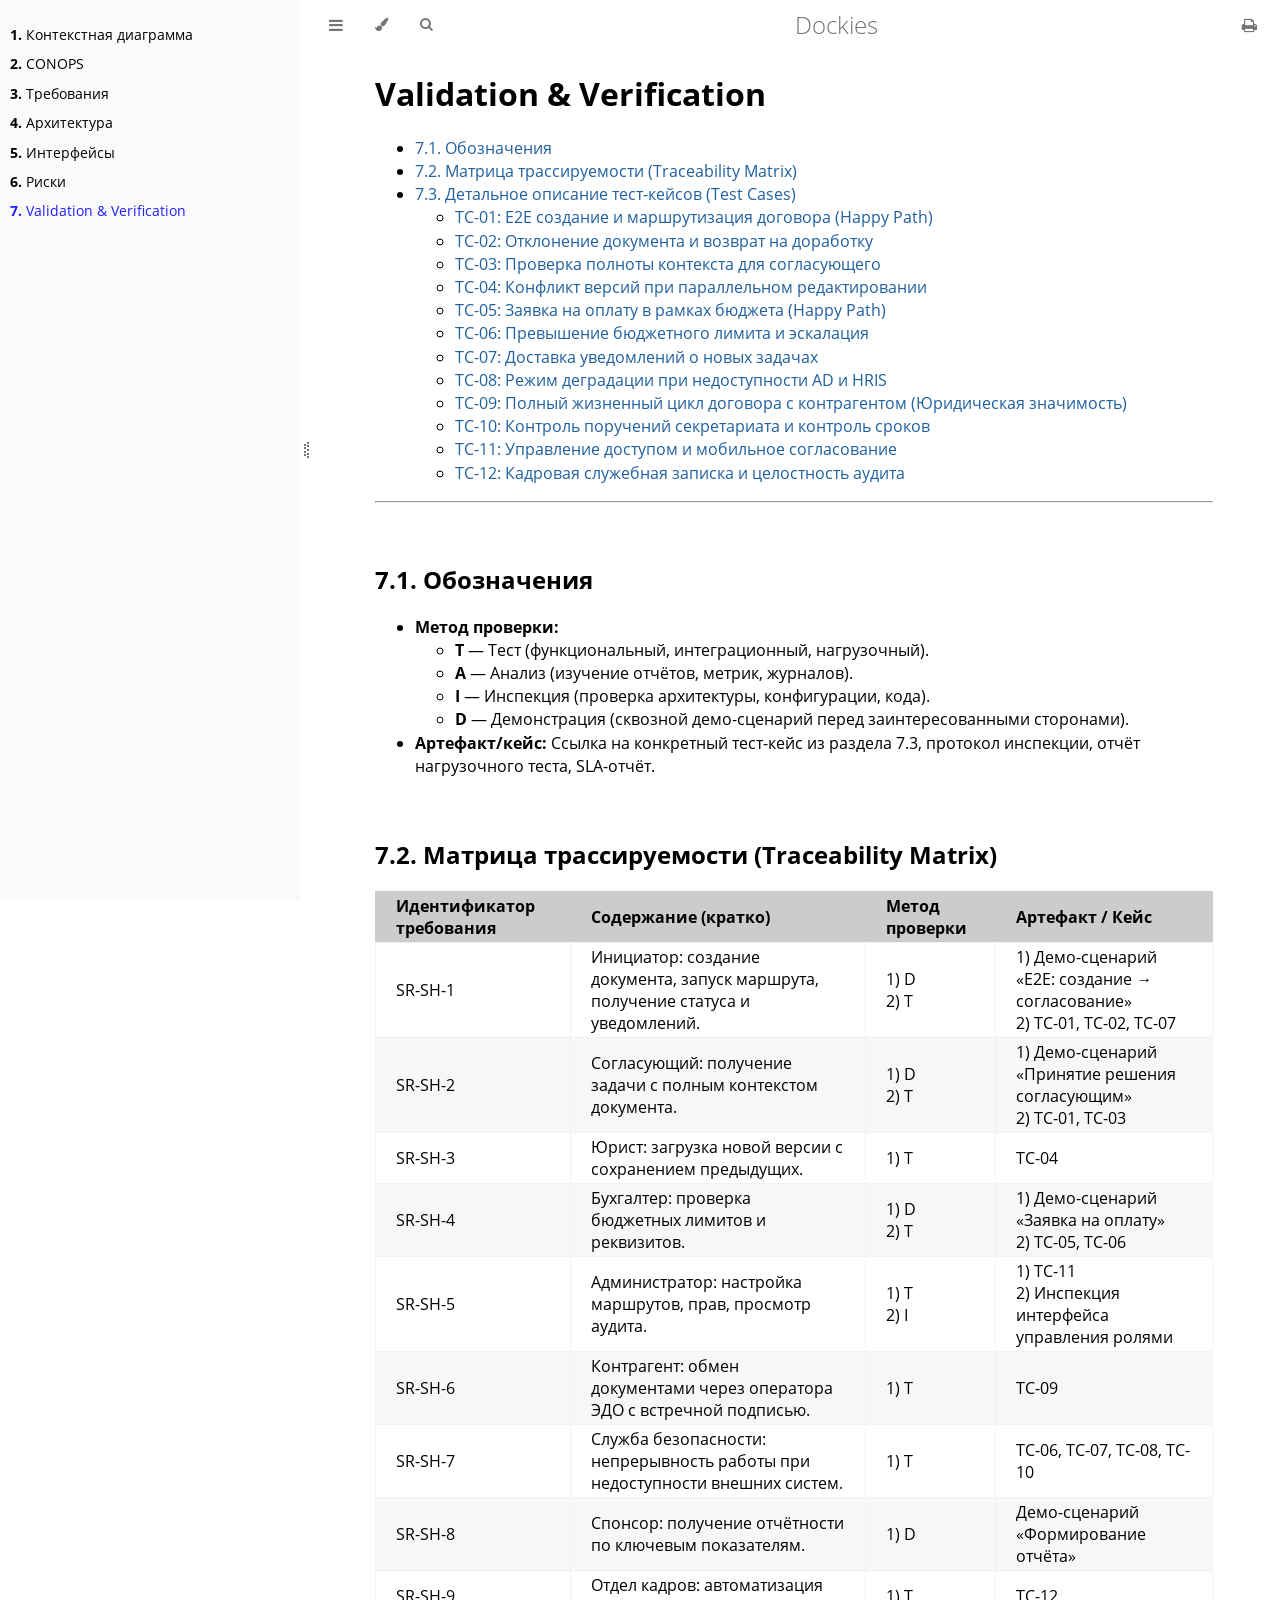
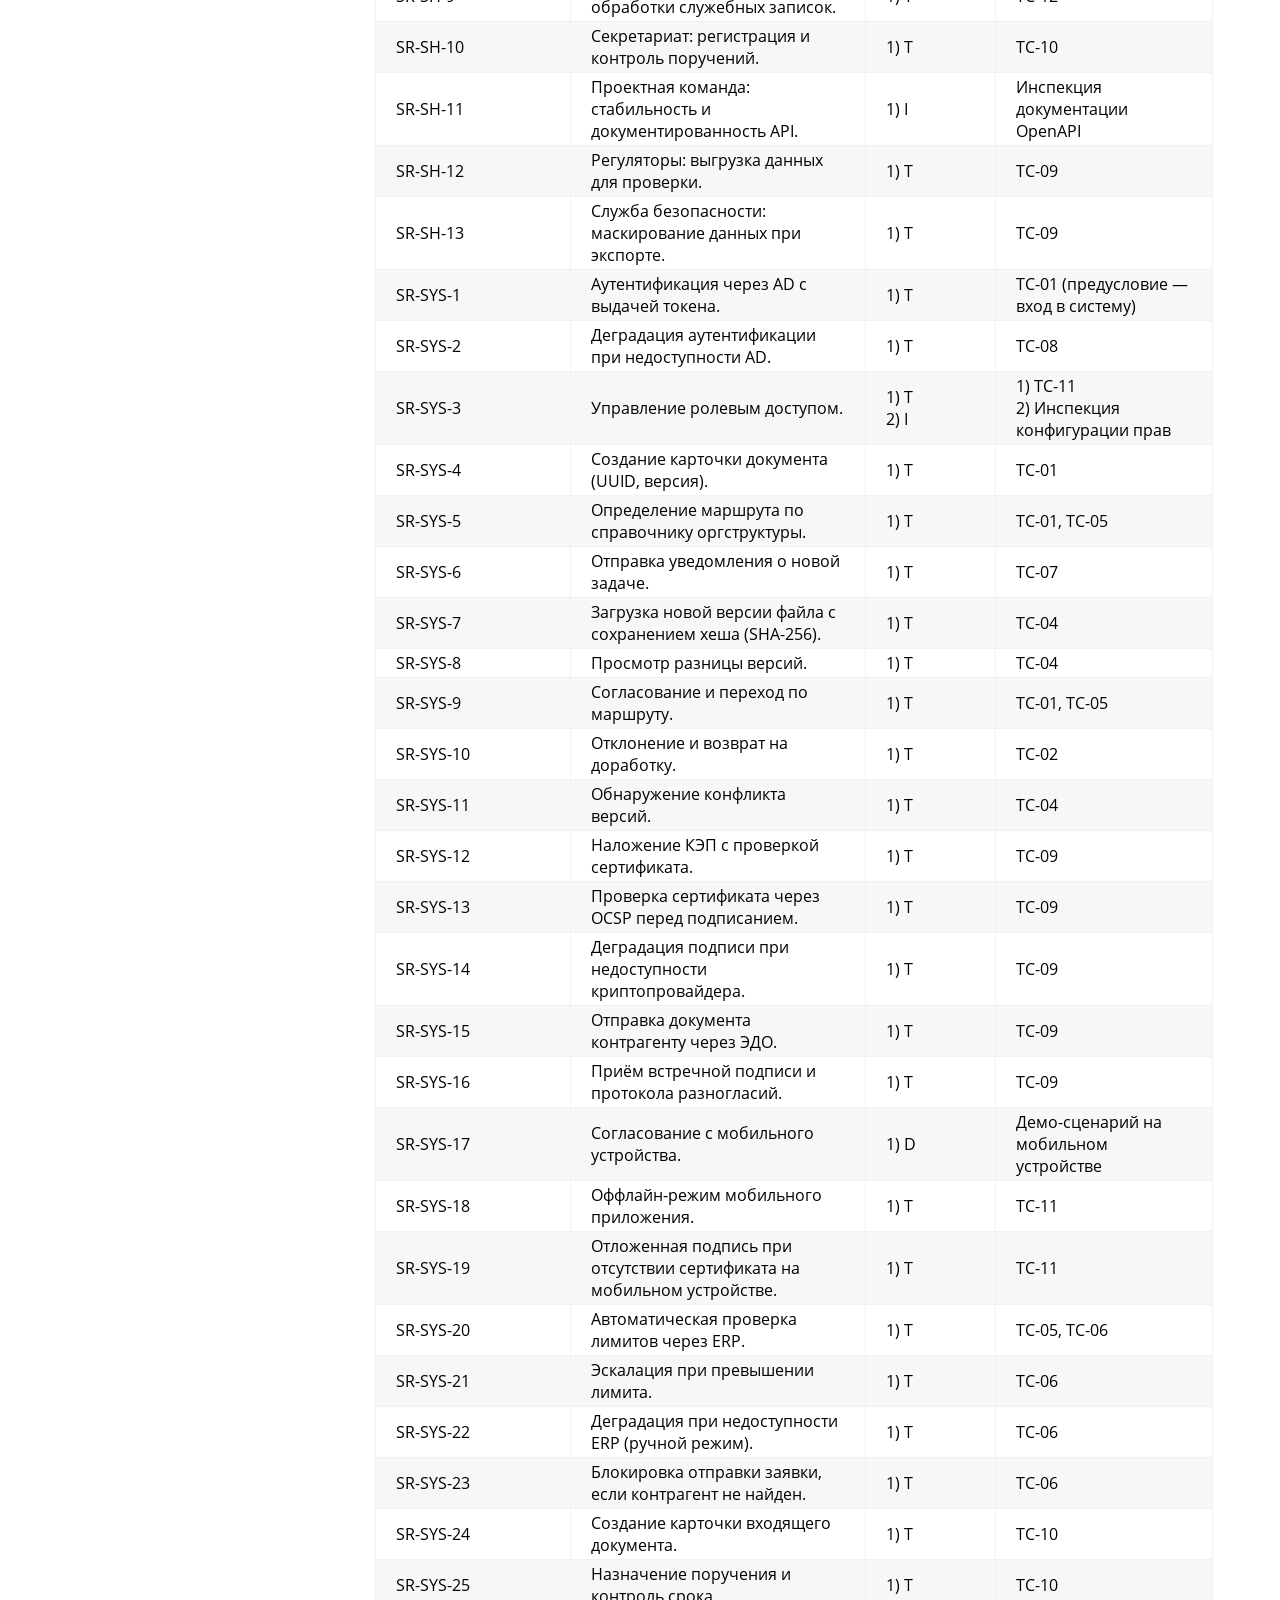
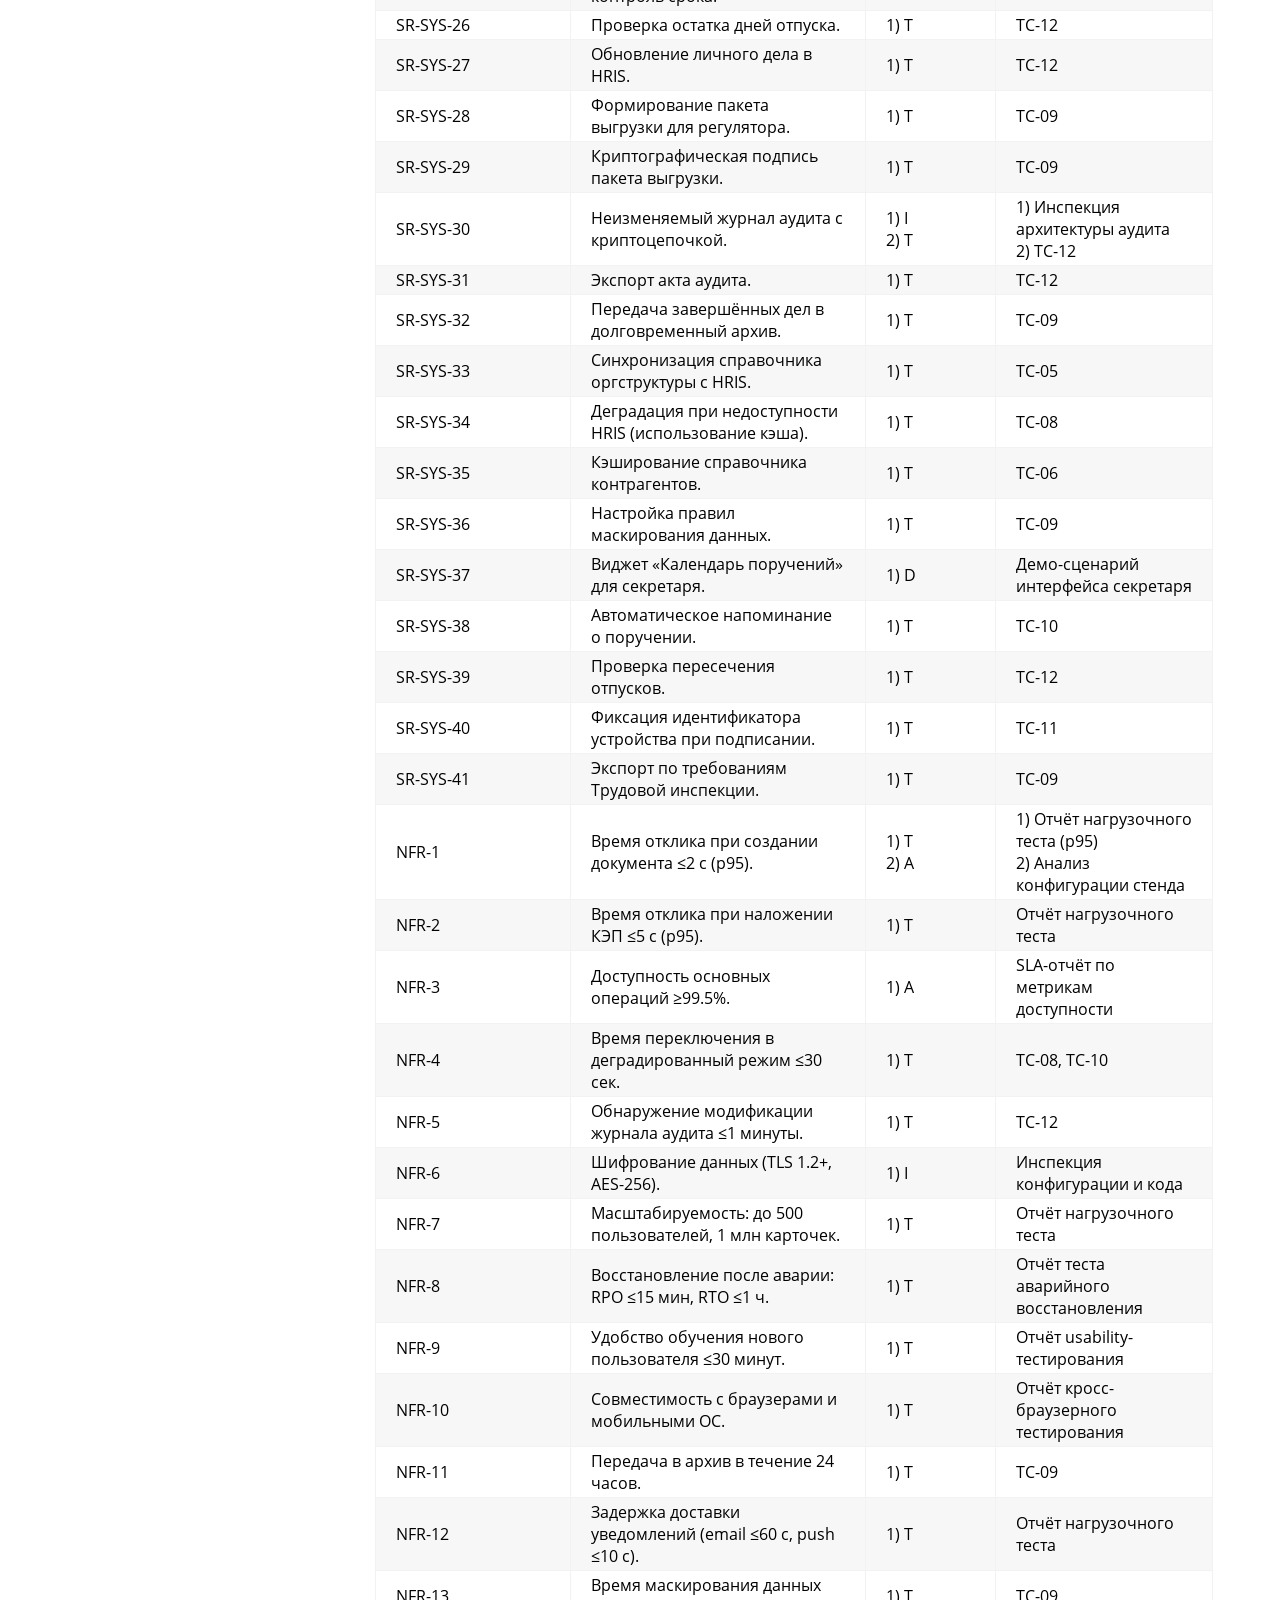
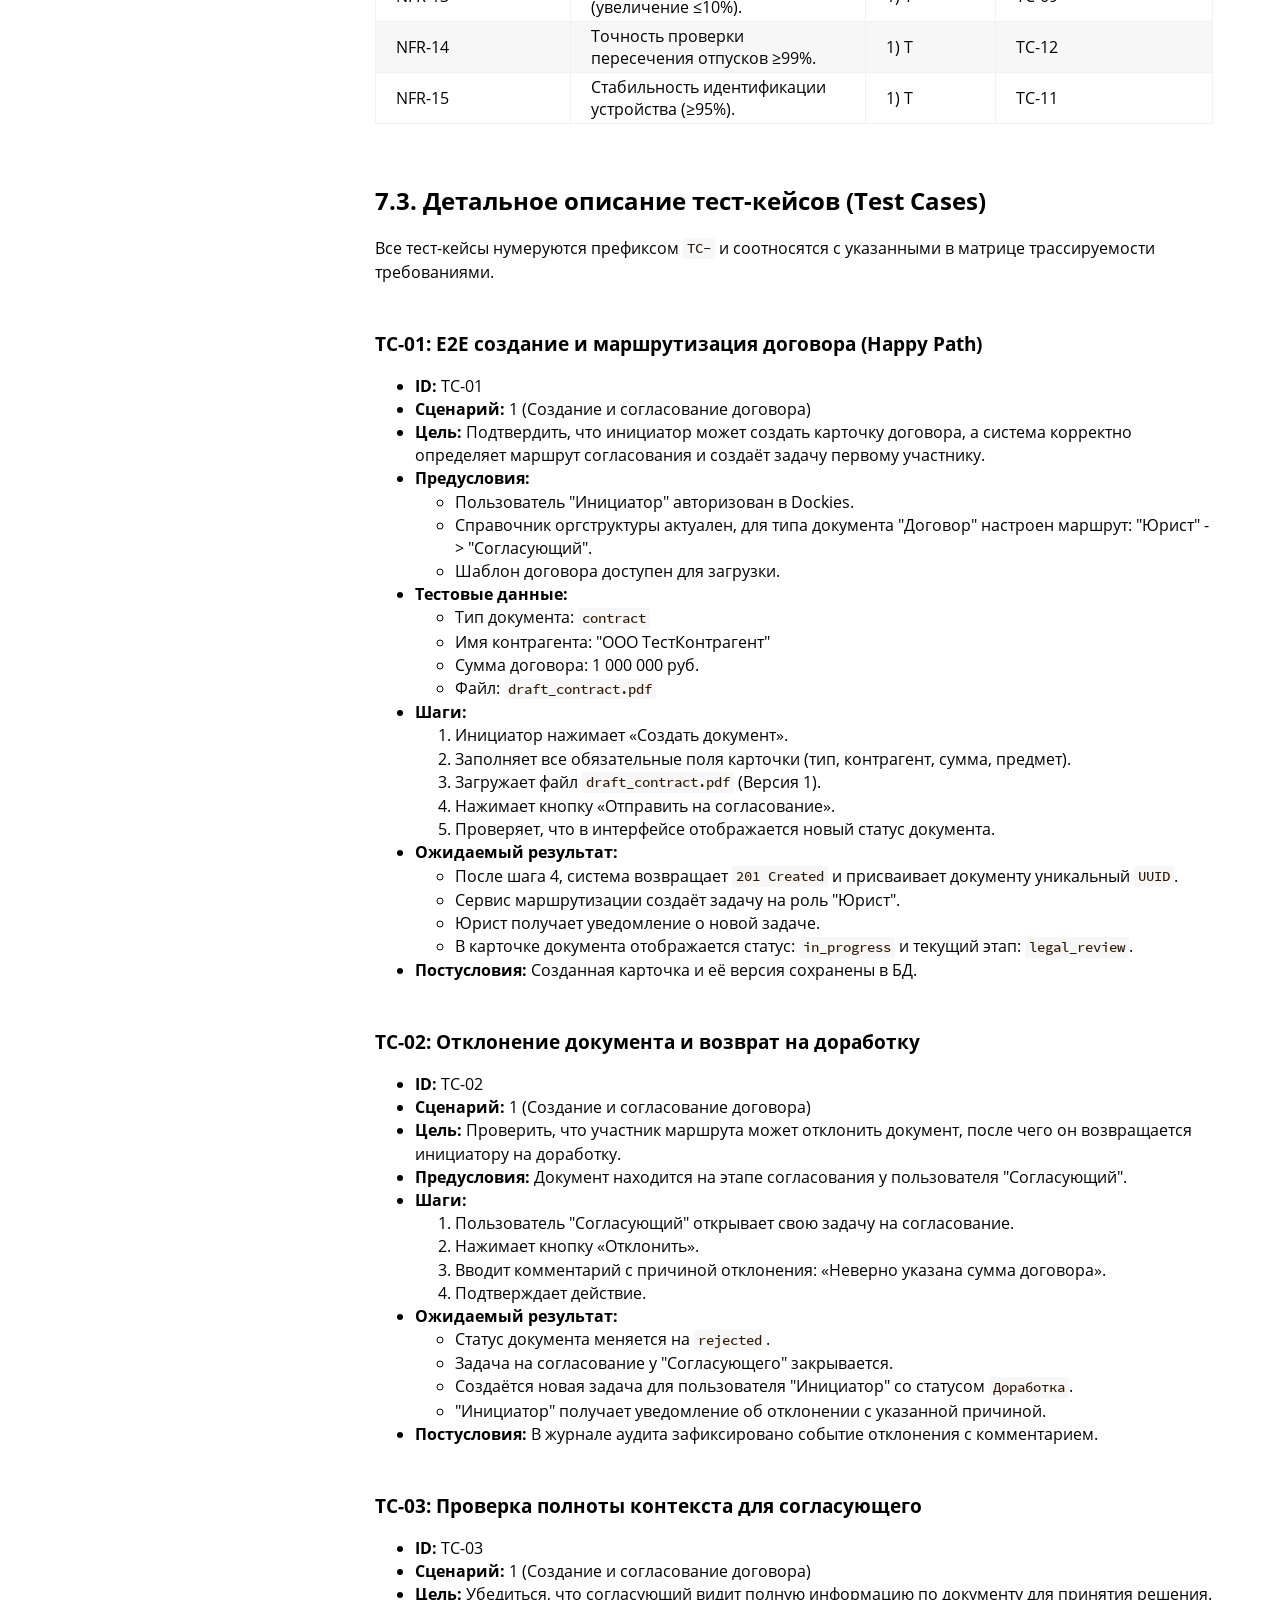
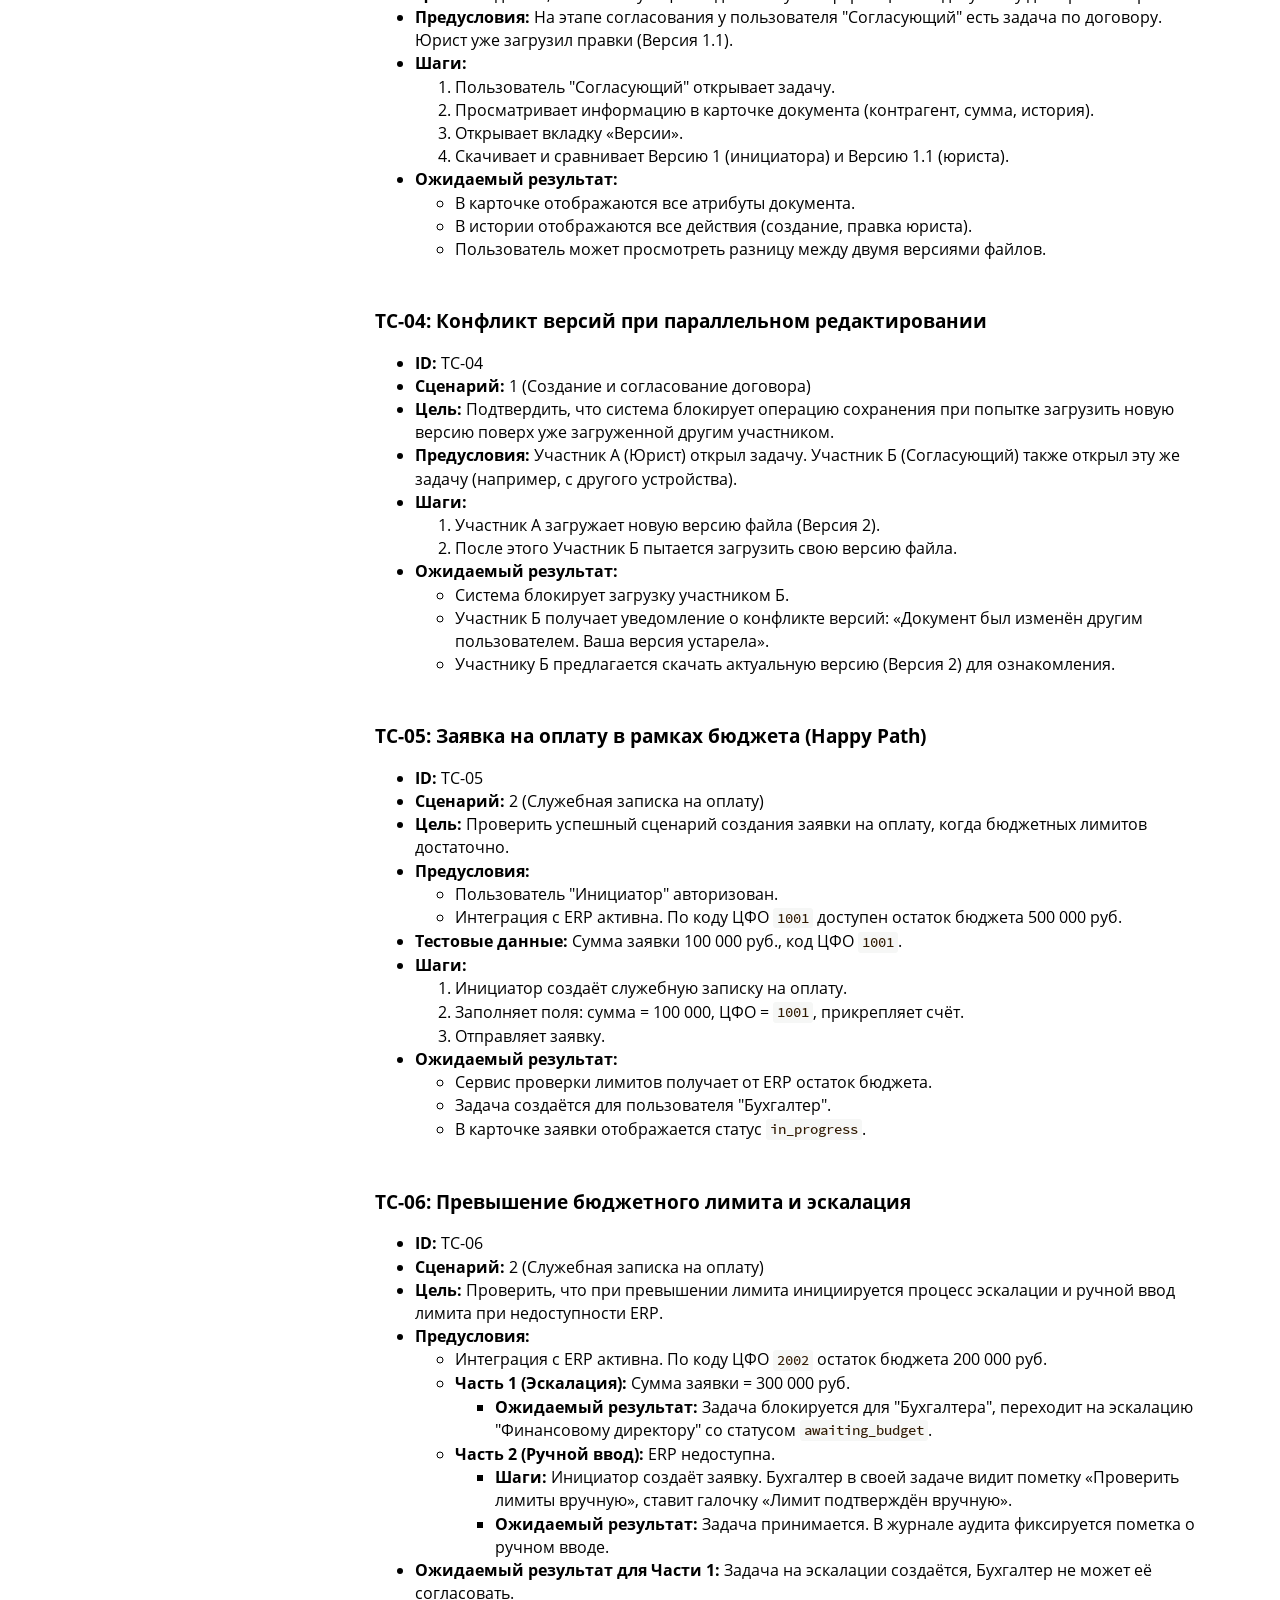
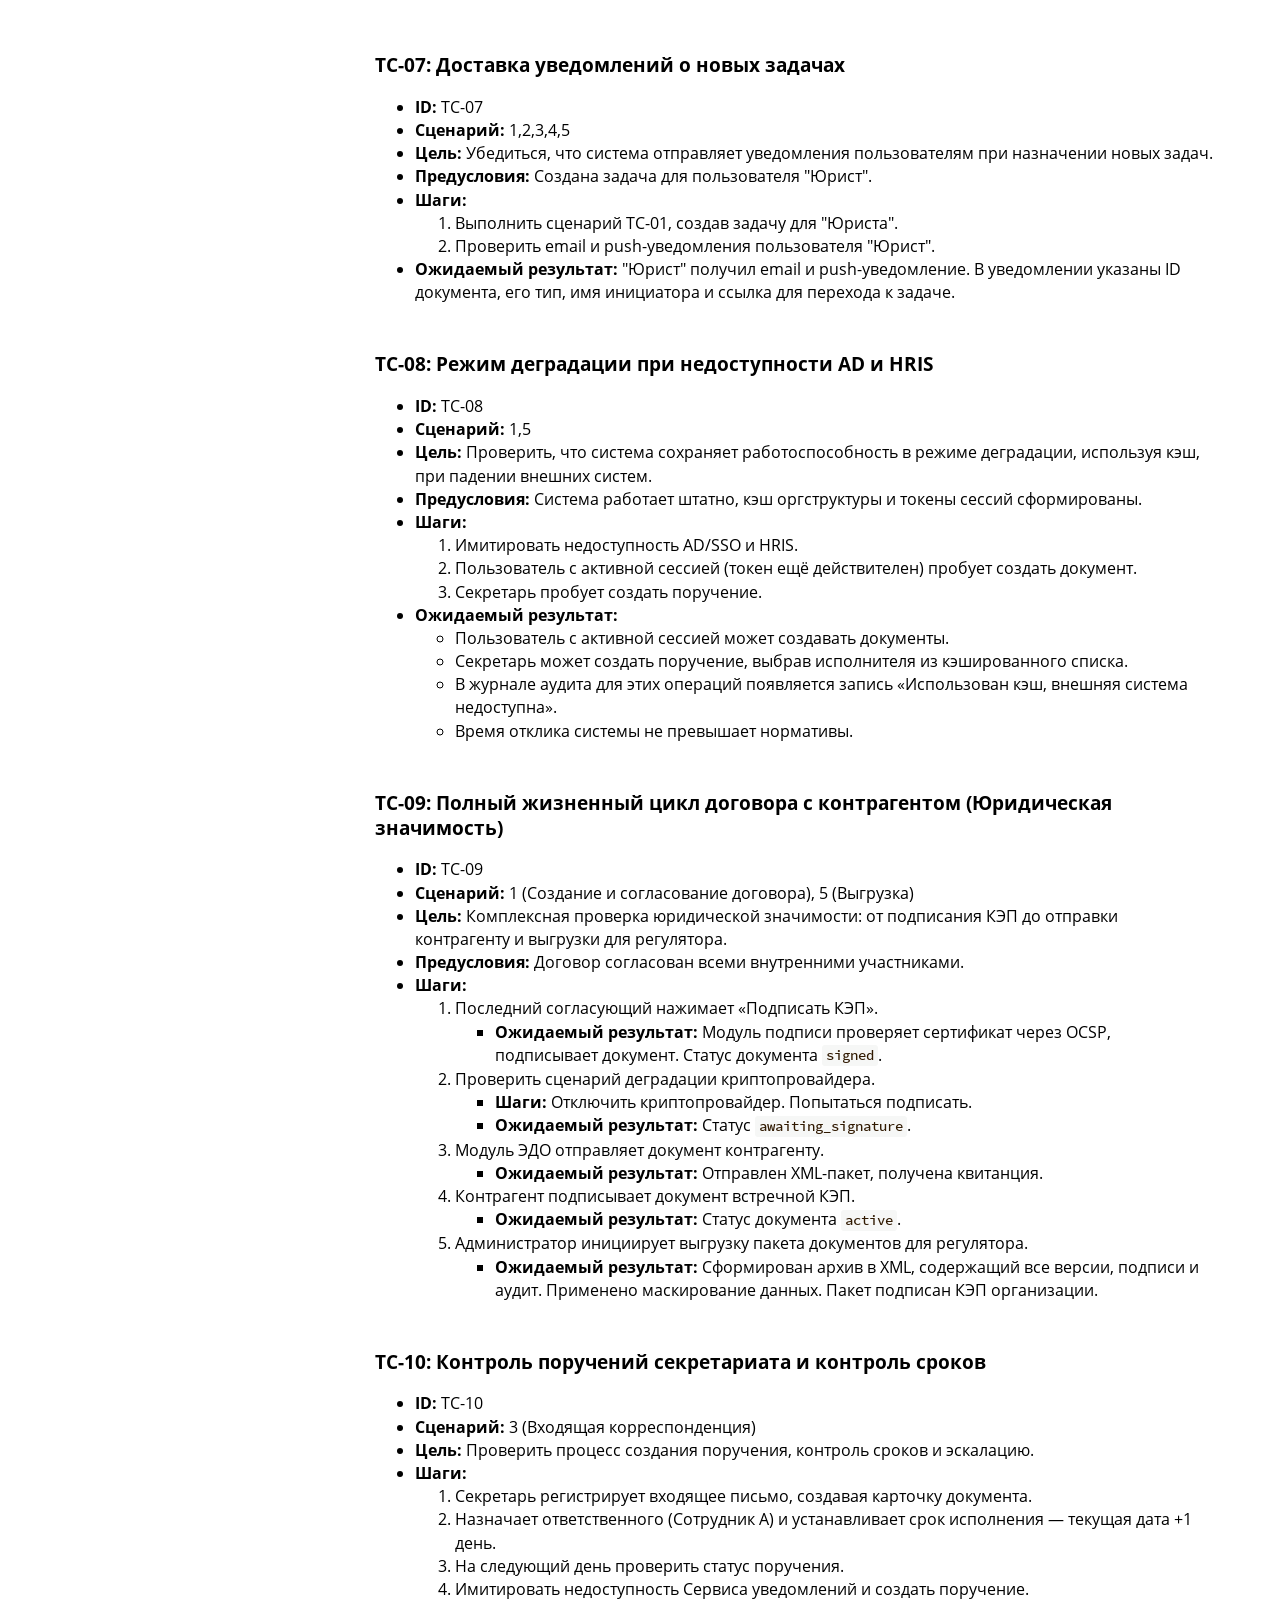
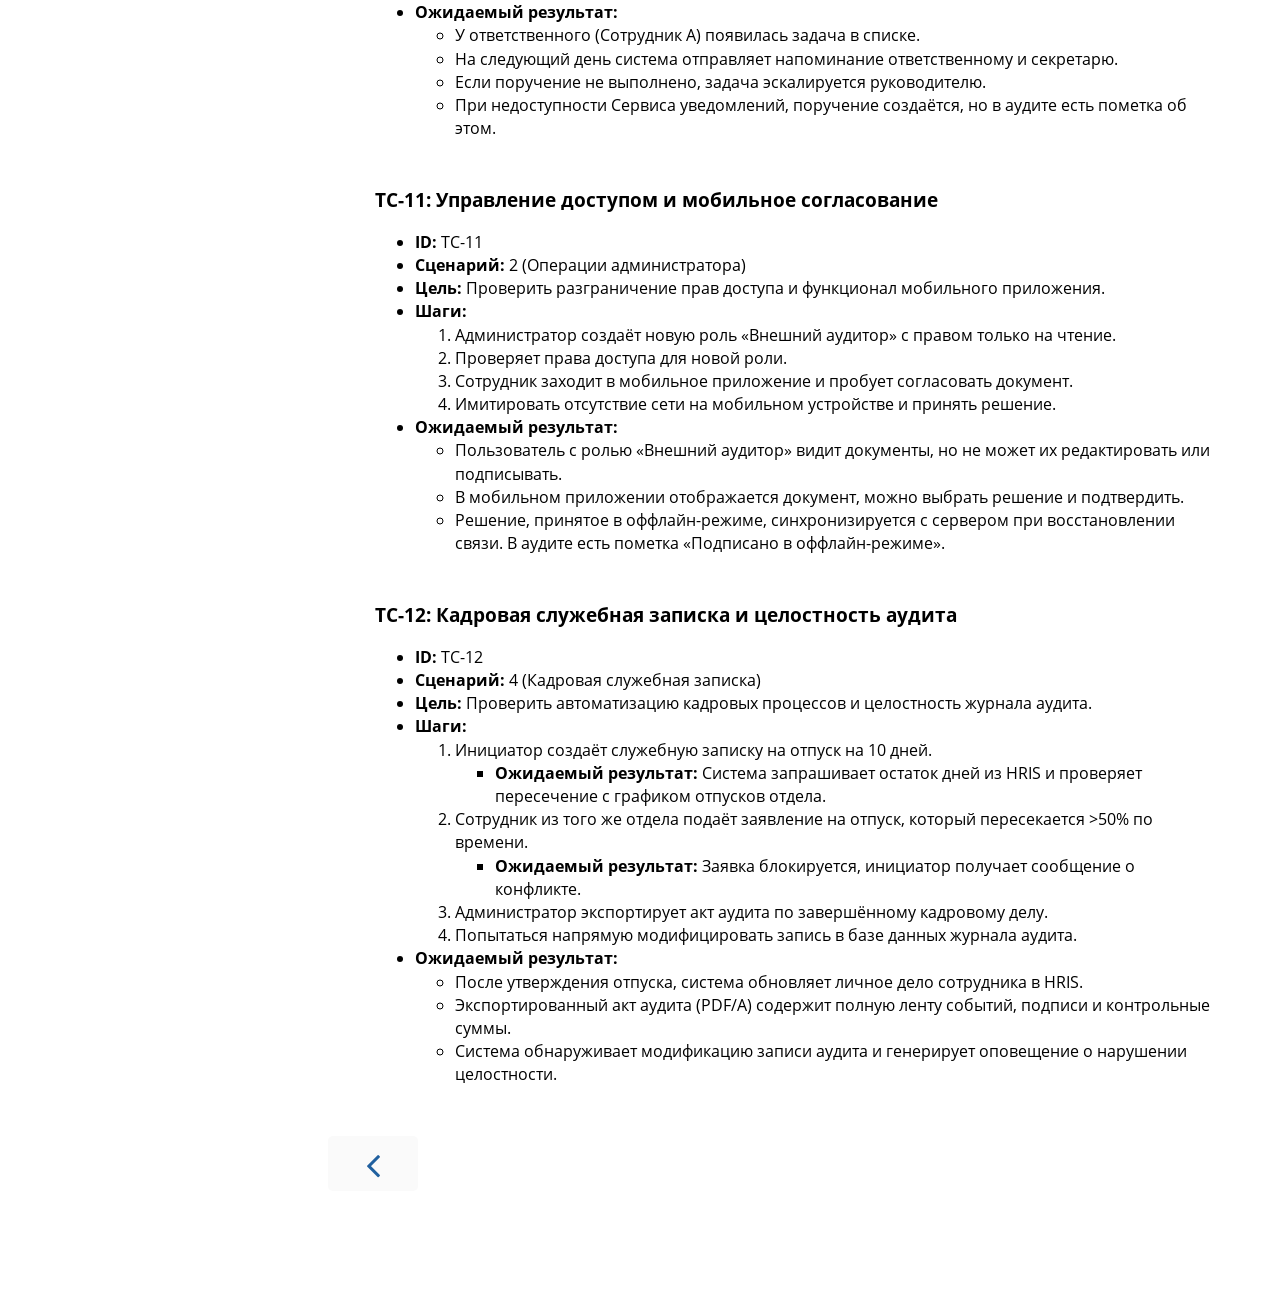
<file: ValVer.html>
<!DOCTYPE HTML>
<html lang="ru" class="light sidebar-visible" dir="ltr">
    <head>
        <!-- Book generated using mdBook -->
        <meta charset="UTF-8">
        <title>Validation &amp; Verification - Dockies</title>


        <!-- Custom HTML head -->

        <meta name="description" content="">
        <meta name="viewport" content="width=device-width, initial-scale=1">
        <meta name="theme-color" content="#ffffff">

        <link rel="icon" href="favicon.svg">
        <link rel="shortcut icon" href="favicon.png">
        <link rel="stylesheet" href="css/variables.css">
        <link rel="stylesheet" href="css/general.css">
        <link rel="stylesheet" href="css/chrome.css">
        <link rel="stylesheet" href="css/print.css" media="print">

        <!-- Fonts -->
        <link rel="stylesheet" href="FontAwesome/css/font-awesome.css">
        <link rel="stylesheet" href="fonts/fonts.css">

        <!-- Highlight.js Stylesheets -->
        <link rel="stylesheet" id="highlight-css" href="highlight.css">
        <link rel="stylesheet" id="tomorrow-night-css" href="tomorrow-night.css">
        <link rel="stylesheet" id="ayu-highlight-css" href="ayu-highlight.css">

        <!-- Custom theme stylesheets -->
        <link rel="stylesheet" href="src/_assets/custom.css">


        <!-- Provide site root and default themes to javascript -->
        <script>
            const path_to_root = "";
            const default_light_theme = "light";
            const default_dark_theme = "navy";
            window.path_to_searchindex_js = "searchindex.js";
        </script>
        <!-- Start loading toc.js asap -->
        <script src="toc.js"></script>
    </head>
    <body>
    <div id="mdbook-help-container">
        <div id="mdbook-help-popup">
            <h2 class="mdbook-help-title">Keyboard shortcuts</h2>
            <div>
                <p>Press <kbd>←</kbd> or <kbd>→</kbd> to navigate between chapters</p>
                <p>Press <kbd>S</kbd> or <kbd>/</kbd> to search in the book</p>
                <p>Press <kbd>?</kbd> to show this help</p>
                <p>Press <kbd>Esc</kbd> to hide this help</p>
            </div>
        </div>
    </div>
    <div id="body-container">
        <!-- Work around some values being stored in localStorage wrapped in quotes -->
        <script>
            try {
                let theme = localStorage.getItem('mdbook-theme');
                let sidebar = localStorage.getItem('mdbook-sidebar');

                if (theme.startsWith('"') && theme.endsWith('"')) {
                    localStorage.setItem('mdbook-theme', theme.slice(1, theme.length - 1));
                }

                if (sidebar.startsWith('"') && sidebar.endsWith('"')) {
                    localStorage.setItem('mdbook-sidebar', sidebar.slice(1, sidebar.length - 1));
                }
            } catch (e) { }
        </script>

        <!-- Set the theme before any content is loaded, prevents flash -->
        <script>
            const default_theme = window.matchMedia("(prefers-color-scheme: dark)").matches ? default_dark_theme : default_light_theme;
            let theme;
            try { theme = localStorage.getItem('mdbook-theme'); } catch(e) { }
            if (theme === null || theme === undefined) { theme = default_theme; }
            const html = document.documentElement;
            html.classList.remove('light')
            html.classList.add(theme);
            html.classList.add("js");
        </script>

        <input type="checkbox" id="sidebar-toggle-anchor" class="hidden">

        <!-- Hide / unhide sidebar before it is displayed -->
        <script>
            let sidebar = null;
            const sidebar_toggle = document.getElementById("sidebar-toggle-anchor");
            if (document.body.clientWidth >= 1080) {
                try { sidebar = localStorage.getItem('mdbook-sidebar'); } catch(e) { }
                sidebar = sidebar || 'visible';
            } else {
                sidebar = 'hidden';
                sidebar_toggle.checked = false;
            }
            if (sidebar === 'visible') {
                sidebar_toggle.checked = true;
            } else {
                html.classList.remove('sidebar-visible');
            }
        </script>

        <nav id="sidebar" class="sidebar" aria-label="Table of contents">
            <!-- populated by js -->
            <mdbook-sidebar-scrollbox class="sidebar-scrollbox"></mdbook-sidebar-scrollbox>
            <noscript>
                <iframe class="sidebar-iframe-outer" src="toc.html"></iframe>
            </noscript>
            <div id="sidebar-resize-handle" class="sidebar-resize-handle">
                <div class="sidebar-resize-indicator"></div>
            </div>
        </nav>

        <div id="page-wrapper" class="page-wrapper">

            <div class="page">
                <div id="menu-bar-hover-placeholder"></div>
                <div id="menu-bar" class="menu-bar sticky">
                    <div class="left-buttons">
                        <label id="sidebar-toggle" class="icon-button" for="sidebar-toggle-anchor" title="Toggle Table of Contents" aria-label="Toggle Table of Contents" aria-controls="sidebar">
                            <i class="fa fa-bars"></i>
                        </label>
                        <button id="theme-toggle" class="icon-button" type="button" title="Change theme" aria-label="Change theme" aria-haspopup="true" aria-expanded="false" aria-controls="theme-list">
                            <i class="fa fa-paint-brush"></i>
                        </button>
                        <ul id="theme-list" class="theme-popup" aria-label="Themes" role="menu">
                            <li role="none"><button role="menuitem" class="theme" id="default_theme">Auto</button></li>
                            <li role="none"><button role="menuitem" class="theme" id="light">Light</button></li>
                            <li role="none"><button role="menuitem" class="theme" id="rust">Rust</button></li>
                            <li role="none"><button role="menuitem" class="theme" id="coal">Coal</button></li>
                            <li role="none"><button role="menuitem" class="theme" id="navy">Navy</button></li>
                            <li role="none"><button role="menuitem" class="theme" id="ayu">Ayu</button></li>
                        </ul>
                        <button id="search-toggle" class="icon-button" type="button" title="Search (`/`)" aria-label="Toggle Searchbar" aria-expanded="false" aria-keyshortcuts="/ s" aria-controls="searchbar">
                            <i class="fa fa-search"></i>
                        </button>
                    </div>

                    <h1 class="menu-title">Dockies</h1>

                    <div class="right-buttons">
                        <a href="print.html" title="Print this book" aria-label="Print this book">
                            <i id="print-button" class="fa fa-print"></i>
                        </a>

                    </div>
                </div>

                <div id="search-wrapper" class="hidden">
                    <form id="searchbar-outer" class="searchbar-outer">
                        <div class="search-wrapper">
                            <input type="search" id="searchbar" name="searchbar" placeholder="Search this book ..." aria-controls="searchresults-outer" aria-describedby="searchresults-header">
                            <div class="spinner-wrapper">
                                <i class="fa fa-spinner fa-spin"></i>
                            </div>
                        </div>
                    </form>
                    <div id="searchresults-outer" class="searchresults-outer hidden">
                        <div id="searchresults-header" class="searchresults-header"></div>
                        <ul id="searchresults">
                        </ul>
                    </div>
                </div>

                <!-- Apply ARIA attributes after the sidebar and the sidebar toggle button are added to the DOM -->
                <script>
                    document.getElementById('sidebar-toggle').setAttribute('aria-expanded', sidebar === 'visible');
                    document.getElementById('sidebar').setAttribute('aria-hidden', sidebar !== 'visible');
                    Array.from(document.querySelectorAll('#sidebar a')).forEach(function(link) {
                        link.setAttribute('tabIndex', sidebar === 'visible' ? 0 : -1);
                    });
                </script>

                <div id="content" class="content">
                    <main>
                        <h1 id="validation--verification"><a class="header" href="#validation--verification">Validation &amp; Verification</a></h1>
<ul>
<li><a href="#71-%D0%BE%D0%B1%D0%BE%D0%B7%D0%BD%D0%B0%D1%87%D0%B5%D0%BD%D0%B8%D1%8F">7.1. Обозначения</a></li>
<li><a href="#72-%D0%BC%D0%B0%D1%82%D1%80%D0%B8%D1%86%D0%B0-%D1%82%D1%80%D0%B0%D1%81%D1%81%D0%B8%D1%80%D1%83%D0%B5%D0%BC%D0%BE%D1%81%D1%82%D0%B8-traceability-matrix">7.2. Матрица трассируемости (Traceability Matrix)</a></li>
<li><a href="#73-%D0%B4%D0%B5%D1%82%D0%B0%D0%BB%D1%8C%D0%BD%D0%BE%D0%B5-%D0%BE%D0%BF%D0%B8%D1%81%D0%B0%D0%BD%D0%B8%D0%B5-%D1%82%D0%B5%D1%81%D1%82-%D0%BA%D0%B5%D0%B9%D1%81%D0%BE%D0%B2-test-cases">7.3. Детальное описание тест-кейсов (Test Cases)</a>
<ul>
<li><a href="#tc-01-e2e-%D1%81%D0%BE%D0%B7%D0%B4%D0%B0%D0%BD%D0%B8%D0%B5-%D0%B8-%D0%BC%D0%B0%D1%80%D1%88%D1%80%D1%83%D1%82%D0%B8%D0%B7%D0%B0%D1%86%D0%B8%D1%8F-%D0%B4%D0%BE%D0%B3%D0%BE%D0%B2%D0%BE%D1%80%D0%B0-happy-path">TC-01: E2E создание и маршрутизация договора (Happy Path)</a></li>
<li><a href="#tc-02-%D0%BE%D1%82%D0%BA%D0%BB%D0%BE%D0%BD%D0%B5%D0%BD%D0%B8%D0%B5-%D0%B4%D0%BE%D0%BA%D1%83%D0%BC%D0%B5%D0%BD%D1%82%D0%B0-%D0%B8-%D0%B2%D0%BE%D0%B7%D0%B2%D1%80%D0%B0%D1%82-%D0%BD%D0%B0-%D0%B4%D0%BE%D1%80%D0%B0%D0%B1%D0%BE%D1%82%D0%BA%D1%83">TC-02: Отклонение документа и возврат на доработку</a></li>
<li><a href="#tc-03-%D0%BF%D1%80%D0%BE%D0%B2%D0%B5%D1%80%D0%BA%D0%B0-%D0%BF%D0%BE%D0%BB%D0%BD%D0%BE%D1%82%D1%8B-%D0%BA%D0%BE%D0%BD%D1%82%D0%B5%D0%BA%D1%81%D1%82%D0%B0-%D0%B4%D0%BB%D1%8F-%D1%81%D0%BE%D0%B3%D0%BB%D0%B0%D1%81%D1%83%D1%8E%D1%89%D0%B5%D0%B3%D0%BE">TC-03: Проверка полноты контекста для согласующего</a></li>
<li><a href="#tc-04-%D0%BA%D0%BE%D0%BD%D1%84%D0%BB%D0%B8%D0%BA%D1%82-%D0%B2%D0%B5%D1%80%D1%81%D0%B8%D0%B9-%D0%BF%D1%80%D0%B8-%D0%BF%D0%B0%D1%80%D0%B0%D0%BB%D0%BB%D0%B5%D0%BB%D1%8C%D0%BD%D0%BE%D0%BC-%D1%80%D0%B5%D0%B4%D0%B0%D0%BA%D1%82%D0%B8%D1%80%D0%BE%D0%B2%D0%B0%D0%BD%D0%B8%D0%B8">TC-04: Конфликт версий при параллельном редактировании</a></li>
<li><a href="#tc-05-%D0%B7%D0%B0%D1%8F%D0%B2%D0%BA%D0%B0-%D0%BD%D0%B0-%D0%BE%D0%BF%D0%BB%D0%B0%D1%82%D1%83-%D0%B2-%D1%80%D0%B0%D0%BC%D0%BA%D0%B0%D1%85-%D0%B1%D1%8E%D0%B4%D0%B6%D0%B5%D1%82%D0%B0-happy-path">TC-05: Заявка на оплату в рамках бюджета (Happy Path)</a></li>
<li><a href="#tc-06-%D0%BF%D1%80%D0%B5%D0%B2%D1%8B%D1%88%D0%B5%D0%BD%D0%B8%D0%B5-%D0%B1%D1%8E%D0%B4%D0%B6%D0%B5%D1%82%D0%BD%D0%BE%D0%B3%D0%BE-%D0%BB%D0%B8%D0%BC%D0%B8%D1%82%D0%B0-%D0%B8-%D1%8D%D1%81%D0%BA%D0%B0%D0%BB%D0%B0%D1%86%D0%B8%D1%8F">TC-06: Превышение бюджетного лимита и эскалация</a></li>
<li><a href="#tc-07-%D0%B4%D0%BE%D1%81%D1%82%D0%B0%D0%B2%D0%BA%D0%B0-%D1%83%D0%B2%D0%B5%D0%B4%D0%BE%D0%BC%D0%BB%D0%B5%D0%BD%D0%B8%D0%B9-%D0%BE-%D0%BD%D0%BE%D0%B2%D1%8B%D1%85-%D0%B7%D0%B0%D0%B4%D0%B0%D1%87%D0%B0%D1%85">TC-07: Доставка уведомлений о новых задачах</a></li>
<li><a href="#tc-08-%D1%80%D0%B5%D0%B6%D0%B8%D0%BC-%D0%B4%D0%B5%D0%B3%D1%80%D0%B0%D0%B4%D0%B0%D1%86%D0%B8%D0%B8-%D0%BF%D1%80%D0%B8-%D0%BD%D0%B5%D0%B4%D0%BE%D1%81%D1%82%D1%83%D0%BF%D0%BD%D0%BE%D1%81%D1%82%D0%B8-ad-%D0%B8-hris">TC-08: Режим деградации при недоступности AD и HRIS</a></li>
<li><a href="#tc-09-%D0%BF%D0%BE%D0%BB%D0%BD%D1%8B%D0%B9-%D0%B6%D0%B8%D0%B7%D0%BD%D0%B5%D0%BD%D0%BD%D1%8B%D0%B9-%D1%86%D0%B8%D0%BA%D0%BB-%D0%B4%D0%BE%D0%B3%D0%BE%D0%B2%D0%BE%D1%80%D0%B0-%D1%81-%D0%BA%D0%BE%D0%BD%D1%82%D1%80%D0%B0%D0%B3%D0%B5%D0%BD%D1%82%D0%BE%D0%BC-%D1%8E%D1%80%D0%B8%D0%B4%D0%B8%D1%87%D0%B5%D1%81%D0%BA%D0%B0%D1%8F-%D0%B7%D0%BD%D0%B0%D1%87%D0%B8%D0%BC%D0%BE%D1%81%D1%82%D1%8C">TC-09: Полный жизненный цикл договора с контрагентом (Юридическая значимость)</a></li>
<li><a href="#tc-10-%D0%BA%D0%BE%D0%BD%D1%82%D1%80%D0%BE%D0%BB%D1%8C-%D0%BF%D0%BE%D1%80%D1%83%D1%87%D0%B5%D0%BD%D0%B8%D0%B9-%D1%81%D0%B5%D0%BA%D1%80%D0%B5%D1%82%D0%B0%D1%80%D0%B8%D0%B0%D1%82%D0%B0-%D0%B8-%D0%BA%D0%BE%D0%BD%D1%82%D1%80%D0%BE%D0%BB%D1%8C-%D1%81%D1%80%D0%BE%D0%BA%D0%BE%D0%B2">TC-10: Контроль поручений секретариата и контроль сроков</a></li>
<li><a href="#tc-11-%D1%83%D0%BF%D1%80%D0%B0%D0%B2%D0%BB%D0%B5%D0%BD%D0%B8%D0%B5-%D0%B4%D0%BE%D1%81%D1%82%D1%83%D0%BF%D0%BE%D0%BC-%D0%B8-%D0%BC%D0%BE%D0%B1%D0%B8%D0%BB%D1%8C%D0%BD%D0%BE%D0%B5-%D1%81%D0%BE%D0%B3%D0%BB%D0%B0%D1%81%D0%BE%D0%B2%D0%B0%D0%BD%D0%B8%D0%B5">TC-11: Управление доступом и мобильное согласование</a></li>
<li><a href="#tc-12-%D0%BA%D0%B0%D0%B4%D1%80%D0%BE%D0%B2%D0%B0%D1%8F-%D1%81%D0%BB%D1%83%D0%B6%D0%B5%D0%B1%D0%BD%D0%B0%D1%8F-%D0%B7%D0%B0%D0%BF%D0%B8%D1%81%D0%BA%D0%B0-%D0%B8-%D1%86%D0%B5%D0%BB%D0%BE%D1%81%D1%82%D0%BD%D0%BE%D1%81%D1%82%D1%8C-%D0%B0%D1%83%D0%B4%D0%B8%D1%82%D0%B0">TC-12: Кадровая служебная записка и целостность аудита</a></li>
</ul>
</li>
</ul>
<hr />
<h2 id="71-Обозначения"><a class="header" href="#71-Обозначения">7.1. Обозначения</a></h2>
<ul>
<li><strong>Метод проверки:</strong>
<ul>
<li><strong>T</strong> — Тест (функциональный, интеграционный, нагрузочный).</li>
<li><strong>A</strong> — Анализ (изучение отчётов, метрик, журналов).</li>
<li><strong>I</strong> — Инспекция (проверка архитектуры, конфигурации, кода).</li>
<li><strong>D</strong> — Демонстрация (сквозной демо-сценарий перед заинтересованными сторонами).</li>
</ul>
</li>
<li><strong>Артефакт/кейс:</strong> Ссылка на конкретный тест-кейс из раздела 7.3, протокол инспекции, отчёт нагрузочного теста, SLA-отчёт.</li>
</ul>
<h2 id="72-Матрица-трассируемости-traceability-matrix"><a class="header" href="#72-Матрица-трассируемости-traceability-matrix">7.2. Матрица трассируемости (Traceability Matrix)</a></h2>
<div class="table-wrapper"><table><thead><tr><th style="text-align: left">Идентификатор требования</th><th style="text-align: left">Содержание (кратко)</th><th style="text-align: left">Метод проверки</th><th style="text-align: left">Артефакт / Кейс</th></tr></thead><tbody>
<tr><td style="text-align: left">SR-SH-1</td><td style="text-align: left">Инициатор: создание документа, запуск маршрута, получение статуса и уведомлений.</td><td style="text-align: left">1) D<br>2) T</td><td style="text-align: left">1) Демо-сценарий «E2E: создание → согласование»<br>2) TC-01, TC-02, TC-07</td></tr>
<tr><td style="text-align: left">SR-SH-2</td><td style="text-align: left">Согласующий: получение задачи с полным контекстом документа.</td><td style="text-align: left">1) D<br>2) T</td><td style="text-align: left">1) Демо-сценарий «Принятие решения согласующим»<br>2) TC-01, TC-03</td></tr>
<tr><td style="text-align: left">SR-SH-3</td><td style="text-align: left">Юрист: загрузка новой версии с сохранением предыдущих.</td><td style="text-align: left">1) T</td><td style="text-align: left">TC-04</td></tr>
<tr><td style="text-align: left">SR-SH-4</td><td style="text-align: left">Бухгалтер: проверка бюджетных лимитов и реквизитов.</td><td style="text-align: left">1) D<br>2) T</td><td style="text-align: left">1) Демо-сценарий «Заявка на оплату»<br>2) TC-05, TC-06</td></tr>
<tr><td style="text-align: left">SR-SH-5</td><td style="text-align: left">Администратор: настройка маршрутов, прав, просмотр аудита.</td><td style="text-align: left">1) T<br>2) I</td><td style="text-align: left">1) TC-11<br>2) Инспекция интерфейса управления ролями</td></tr>
<tr><td style="text-align: left">SR-SH-6</td><td style="text-align: left">Контрагент: обмен документами через оператора ЭДО с встречной подписью.</td><td style="text-align: left">1) T</td><td style="text-align: left">TC-09</td></tr>
<tr><td style="text-align: left">SR-SH-7</td><td style="text-align: left">Служба безопасности: непрерывность работы при недоступности внешних систем.</td><td style="text-align: left">1) T</td><td style="text-align: left">TC-06, TC-07, TC-08, TC-10</td></tr>
<tr><td style="text-align: left">SR-SH-8</td><td style="text-align: left">Спонсор: получение отчётности по ключевым показателям.</td><td style="text-align: left">1) D</td><td style="text-align: left">Демо-сценарий «Формирование отчёта»</td></tr>
<tr><td style="text-align: left">SR-SH-9</td><td style="text-align: left">Отдел кадров: автоматизация обработки служебных записок.</td><td style="text-align: left">1) T</td><td style="text-align: left">TC-12</td></tr>
<tr><td style="text-align: left">SR-SH-10</td><td style="text-align: left">Секретариат: регистрация и контроль поручений.</td><td style="text-align: left">1) T</td><td style="text-align: left">TC-10</td></tr>
<tr><td style="text-align: left">SR-SH-11</td><td style="text-align: left">Проектная команда: стабильность и документированность API.</td><td style="text-align: left">1) I</td><td style="text-align: left">Инспекция документации OpenAPI</td></tr>
<tr><td style="text-align: left">SR-SH-12</td><td style="text-align: left">Регуляторы: выгрузка данных для проверки.</td><td style="text-align: left">1) T</td><td style="text-align: left">TC-09</td></tr>
<tr><td style="text-align: left">SR-SH-13</td><td style="text-align: left">Служба безопасности: маскирование данных при экспорте.</td><td style="text-align: left">1) T</td><td style="text-align: left">TC-09</td></tr>
<tr><td style="text-align: left">SR-SYS-1</td><td style="text-align: left">Аутентификация через AD с выдачей токена.</td><td style="text-align: left">1) T</td><td style="text-align: left">TC-01 (предусловие — вход в систему)</td></tr>
<tr><td style="text-align: left">SR-SYS-2</td><td style="text-align: left">Деградация аутентификации при недоступности AD.</td><td style="text-align: left">1) T</td><td style="text-align: left">TC-08</td></tr>
<tr><td style="text-align: left">SR-SYS-3</td><td style="text-align: left">Управление ролевым доступом.</td><td style="text-align: left">1) T<br>2) I</td><td style="text-align: left">1) TC-11<br>2) Инспекция конфигурации прав</td></tr>
<tr><td style="text-align: left">SR-SYS-4</td><td style="text-align: left">Создание карточки документа (UUID, версия).</td><td style="text-align: left">1) T</td><td style="text-align: left">TC-01</td></tr>
<tr><td style="text-align: left">SR-SYS-5</td><td style="text-align: left">Определение маршрута по справочнику оргструктуры.</td><td style="text-align: left">1) T</td><td style="text-align: left">TC-01, TC-05</td></tr>
<tr><td style="text-align: left">SR-SYS-6</td><td style="text-align: left">Отправка уведомления о новой задаче.</td><td style="text-align: left">1) T</td><td style="text-align: left">TC-07</td></tr>
<tr><td style="text-align: left">SR-SYS-7</td><td style="text-align: left">Загрузка новой версии файла с сохранением хеша (SHA-256).</td><td style="text-align: left">1) T</td><td style="text-align: left">TC-04</td></tr>
<tr><td style="text-align: left">SR-SYS-8</td><td style="text-align: left">Просмотр разницы версий.</td><td style="text-align: left">1) T</td><td style="text-align: left">TC-04</td></tr>
<tr><td style="text-align: left">SR-SYS-9</td><td style="text-align: left">Согласование и переход по маршруту.</td><td style="text-align: left">1) T</td><td style="text-align: left">TC-01, TC-05</td></tr>
<tr><td style="text-align: left">SR-SYS-10</td><td style="text-align: left">Отклонение и возврат на доработку.</td><td style="text-align: left">1) T</td><td style="text-align: left">TC-02</td></tr>
<tr><td style="text-align: left">SR-SYS-11</td><td style="text-align: left">Обнаружение конфликта версий.</td><td style="text-align: left">1) T</td><td style="text-align: left">TC-04</td></tr>
<tr><td style="text-align: left">SR-SYS-12</td><td style="text-align: left">Наложение КЭП с проверкой сертификата.</td><td style="text-align: left">1) T</td><td style="text-align: left">TC-09</td></tr>
<tr><td style="text-align: left">SR-SYS-13</td><td style="text-align: left">Проверка сертификата через OCSP перед подписанием.</td><td style="text-align: left">1) T</td><td style="text-align: left">TC-09</td></tr>
<tr><td style="text-align: left">SR-SYS-14</td><td style="text-align: left">Деградация подписи при недоступности криптопровайдера.</td><td style="text-align: left">1) T</td><td style="text-align: left">TC-09</td></tr>
<tr><td style="text-align: left">SR-SYS-15</td><td style="text-align: left">Отправка документа контрагенту через ЭДО.</td><td style="text-align: left">1) T</td><td style="text-align: left">TC-09</td></tr>
<tr><td style="text-align: left">SR-SYS-16</td><td style="text-align: left">Приём встречной подписи и протокола разногласий.</td><td style="text-align: left">1) T</td><td style="text-align: left">TC-09</td></tr>
<tr><td style="text-align: left">SR-SYS-17</td><td style="text-align: left">Согласование с мобильного устройства.</td><td style="text-align: left">1) D</td><td style="text-align: left">Демо-сценарий на мобильном устройстве</td></tr>
<tr><td style="text-align: left">SR-SYS-18</td><td style="text-align: left">Оффлайн-режим мобильного приложения.</td><td style="text-align: left">1) T</td><td style="text-align: left">TC-11</td></tr>
<tr><td style="text-align: left">SR-SYS-19</td><td style="text-align: left">Отложенная подпись при отсутствии сертификата на мобильном устройстве.</td><td style="text-align: left">1) T</td><td style="text-align: left">TC-11</td></tr>
<tr><td style="text-align: left">SR-SYS-20</td><td style="text-align: left">Автоматическая проверка лимитов через ERP.</td><td style="text-align: left">1) T</td><td style="text-align: left">TC-05, TC-06</td></tr>
<tr><td style="text-align: left">SR-SYS-21</td><td style="text-align: left">Эскалация при превышении лимита.</td><td style="text-align: left">1) T</td><td style="text-align: left">TC-06</td></tr>
<tr><td style="text-align: left">SR-SYS-22</td><td style="text-align: left">Деградация при недоступности ERP (ручной режим).</td><td style="text-align: left">1) T</td><td style="text-align: left">TC-06</td></tr>
<tr><td style="text-align: left">SR-SYS-23</td><td style="text-align: left">Блокировка отправки заявки, если контрагент не найден.</td><td style="text-align: left">1) T</td><td style="text-align: left">TC-06</td></tr>
<tr><td style="text-align: left">SR-SYS-24</td><td style="text-align: left">Создание карточки входящего документа.</td><td style="text-align: left">1) T</td><td style="text-align: left">TC-10</td></tr>
<tr><td style="text-align: left">SR-SYS-25</td><td style="text-align: left">Назначение поручения и контроль срока.</td><td style="text-align: left">1) T</td><td style="text-align: left">TC-10</td></tr>
<tr><td style="text-align: left">SR-SYS-26</td><td style="text-align: left">Проверка остатка дней отпуска.</td><td style="text-align: left">1) T</td><td style="text-align: left">TC-12</td></tr>
<tr><td style="text-align: left">SR-SYS-27</td><td style="text-align: left">Обновление личного дела в HRIS.</td><td style="text-align: left">1) T</td><td style="text-align: left">TC-12</td></tr>
<tr><td style="text-align: left">SR-SYS-28</td><td style="text-align: left">Формирование пакета выгрузки для регулятора.</td><td style="text-align: left">1) T</td><td style="text-align: left">TC-09</td></tr>
<tr><td style="text-align: left">SR-SYS-29</td><td style="text-align: left">Криптографическая подпись пакета выгрузки.</td><td style="text-align: left">1) T</td><td style="text-align: left">TC-09</td></tr>
<tr><td style="text-align: left">SR-SYS-30</td><td style="text-align: left">Неизменяемый журнал аудита с криптоцепочкой.</td><td style="text-align: left">1) I<br>2) T</td><td style="text-align: left">1) Инспекция архитектуры аудита<br>2) TC-12</td></tr>
<tr><td style="text-align: left">SR-SYS-31</td><td style="text-align: left">Экспорт акта аудита.</td><td style="text-align: left">1) T</td><td style="text-align: left">TC-12</td></tr>
<tr><td style="text-align: left">SR-SYS-32</td><td style="text-align: left">Передача завершённых дел в долговременный архив.</td><td style="text-align: left">1) T</td><td style="text-align: left">TC-09</td></tr>
<tr><td style="text-align: left">SR-SYS-33</td><td style="text-align: left">Синхронизация справочника оргструктуры с HRIS.</td><td style="text-align: left">1) T</td><td style="text-align: left">TC-05</td></tr>
<tr><td style="text-align: left">SR-SYS-34</td><td style="text-align: left">Деградация при недоступности HRIS (использование кэша).</td><td style="text-align: left">1) T</td><td style="text-align: left">TC-08</td></tr>
<tr><td style="text-align: left">SR-SYS-35</td><td style="text-align: left">Кэширование справочника контрагентов.</td><td style="text-align: left">1) T</td><td style="text-align: left">TC-06</td></tr>
<tr><td style="text-align: left">SR-SYS-36</td><td style="text-align: left">Настройка правил маскирования данных.</td><td style="text-align: left">1) T</td><td style="text-align: left">TC-09</td></tr>
<tr><td style="text-align: left">SR-SYS-37</td><td style="text-align: left">Виджет «Календарь поручений» для секретаря.</td><td style="text-align: left">1) D</td><td style="text-align: left">Демо-сценарий интерфейса секретаря</td></tr>
<tr><td style="text-align: left">SR-SYS-38</td><td style="text-align: left">Автоматическое напоминание о поручении.</td><td style="text-align: left">1) T</td><td style="text-align: left">TC-10</td></tr>
<tr><td style="text-align: left">SR-SYS-39</td><td style="text-align: left">Проверка пересечения отпусков.</td><td style="text-align: left">1) T</td><td style="text-align: left">TC-12</td></tr>
<tr><td style="text-align: left">SR-SYS-40</td><td style="text-align: left">Фиксация идентификатора устройства при подписании.</td><td style="text-align: left">1) T</td><td style="text-align: left">TC-11</td></tr>
<tr><td style="text-align: left">SR-SYS-41</td><td style="text-align: left">Экспорт по требованиям Трудовой инспекции.</td><td style="text-align: left">1) T</td><td style="text-align: left">TC-09</td></tr>
<tr><td style="text-align: left">NFR-1</td><td style="text-align: left">Время отклика при создании документа ≤2 с (p95).</td><td style="text-align: left">1) T<br>2) A</td><td style="text-align: left">1) Отчёт нагрузочного теста (p95)<br>2) Анализ конфигурации стенда</td></tr>
<tr><td style="text-align: left">NFR-2</td><td style="text-align: left">Время отклика при наложении КЭП ≤5 с (p95).</td><td style="text-align: left">1) T</td><td style="text-align: left">Отчёт нагрузочного теста</td></tr>
<tr><td style="text-align: left">NFR-3</td><td style="text-align: left">Доступность основных операций ≥99.5%.</td><td style="text-align: left">1) A</td><td style="text-align: left">SLA-отчёт по метрикам доступности</td></tr>
<tr><td style="text-align: left">NFR-4</td><td style="text-align: left">Время переключения в деградированный режим ≤30 сек.</td><td style="text-align: left">1) T</td><td style="text-align: left">TC-08, TC-10</td></tr>
<tr><td style="text-align: left">NFR-5</td><td style="text-align: left">Обнаружение модификации журнала аудита ≤1 минуты.</td><td style="text-align: left">1) T</td><td style="text-align: left">TC-12</td></tr>
<tr><td style="text-align: left">NFR-6</td><td style="text-align: left">Шифрование данных (TLS 1.2+, AES-256).</td><td style="text-align: left">1) I</td><td style="text-align: left">Инспекция конфигурации и кода</td></tr>
<tr><td style="text-align: left">NFR-7</td><td style="text-align: left">Масштабируемость: до 500 пользователей, 1 млн карточек.</td><td style="text-align: left">1) T</td><td style="text-align: left">Отчёт нагрузочного теста</td></tr>
<tr><td style="text-align: left">NFR-8</td><td style="text-align: left">Восстановление после аварии: RPO ≤15 мин, RTO ≤1 ч.</td><td style="text-align: left">1) T</td><td style="text-align: left">Отчёт теста аварийного восстановления</td></tr>
<tr><td style="text-align: left">NFR-9</td><td style="text-align: left">Удобство обучения нового пользователя ≤30 минут.</td><td style="text-align: left">1) T</td><td style="text-align: left">Отчёт usability-тестирования</td></tr>
<tr><td style="text-align: left">NFR-10</td><td style="text-align: left">Совместимость с браузерами и мобильными ОС.</td><td style="text-align: left">1) T</td><td style="text-align: left">Отчёт кросс-браузерного тестирования</td></tr>
<tr><td style="text-align: left">NFR-11</td><td style="text-align: left">Передача в архив в течение 24 часов.</td><td style="text-align: left">1) T</td><td style="text-align: left">TC-09</td></tr>
<tr><td style="text-align: left">NFR-12</td><td style="text-align: left">Задержка доставки уведомлений (email ≤60 с, push ≤10 с).</td><td style="text-align: left">1) T</td><td style="text-align: left">Отчёт нагрузочного теста</td></tr>
<tr><td style="text-align: left">NFR-13</td><td style="text-align: left">Время маскирования данных (увеличение ≤10%).</td><td style="text-align: left">1) T</td><td style="text-align: left">TC-09</td></tr>
<tr><td style="text-align: left">NFR-14</td><td style="text-align: left">Точность проверки пересечения отпусков ≥99%.</td><td style="text-align: left">1) T</td><td style="text-align: left">TC-12</td></tr>
<tr><td style="text-align: left">NFR-15</td><td style="text-align: left">Стабильность идентификации устройства (≥95%).</td><td style="text-align: left">1) T</td><td style="text-align: left">TC-11</td></tr>
</tbody></table>
</div>
<h2 id="73-Детальное-описание-тест-кейсов-test-cases"><a class="header" href="#73-Детальное-описание-тест-кейсов-test-cases">7.3. Детальное описание тест-кейсов (Test Cases)</a></h2>
<p>Все тест-кейсы нумеруются префиксом <code>TC-</code> и соотносятся с указанными в матрице трассируемости требованиями.</p>
<h3 id="tc-01-e2e-создание-и-маршрутизация-договора-happy-path"><a class="header" href="#tc-01-e2e-создание-и-маршрутизация-договора-happy-path">TC-01: E2E создание и маршрутизация договора (Happy Path)</a></h3>
<ul>
<li><strong>ID:</strong> TC-01</li>
<li><strong>Сценарий:</strong> 1 (Создание и согласование договора)</li>
<li><strong>Цель:</strong> Подтвердить, что инициатор может создать карточку договора, а система корректно определяет маршрут согласования и создаёт задачу первому участнику.</li>
<li><strong>Предусловия:</strong>
<ul>
<li>Пользователь "Инициатор" авторизован в Dockies.</li>
<li>Справочник оргструктуры актуален, для типа документа "Договор" настроен маршрут: "Юрист" -&gt; "Согласующий".</li>
<li>Шаблон договора доступен для загрузки.</li>
</ul>
</li>
<li><strong>Тестовые данные:</strong>
<ul>
<li>Тип документа: <code>contract</code></li>
<li>Имя контрагента: "ООО ТестКонтрагент"</li>
<li>Сумма договора: 1 000 000 руб.</li>
<li>Файл: <code>draft_contract.pdf</code></li>
</ul>
</li>
<li><strong>Шаги:</strong>
<ol>
<li>Инициатор нажимает «Создать документ».</li>
<li>Заполняет все обязательные поля карточки (тип, контрагент, сумма, предмет).</li>
<li>Загружает файл <code>draft_contract.pdf</code> (Версия 1).</li>
<li>Нажимает кнопку «Отправить на согласование».</li>
<li>Проверяет, что в интерфейсе отображается новый статус документа.</li>
</ol>
</li>
<li><strong>Ожидаемый результат:</strong>
<ul>
<li>После шага 4, система возвращает <code>201 Created</code> и присваивает документу уникальный <code>UUID</code>.</li>
<li>Сервис маршрутизации создаёт задачу на роль "Юрист".</li>
<li>Юрист получает уведомление о новой задаче.</li>
<li>В карточке документа отображается статус: <code>in_progress</code> и текущий этап: <code>legal_review</code>.</li>
</ul>
</li>
<li><strong>Постусловия:</strong> Созданная карточка и её версия сохранены в БД.</li>
</ul>
<h3 id="tc-02-Отклонение-документа-и-возврат-на-доработку"><a class="header" href="#tc-02-Отклонение-документа-и-возврат-на-доработку">TC-02: Отклонение документа и возврат на доработку</a></h3>
<ul>
<li><strong>ID:</strong> TC-02</li>
<li><strong>Сценарий:</strong> 1 (Создание и согласование договора)</li>
<li><strong>Цель:</strong> Проверить, что участник маршрута может отклонить документ, после чего он возвращается инициатору на доработку.</li>
<li><strong>Предусловия:</strong> Документ находится на этапе согласования у пользователя "Согласующий".</li>
<li><strong>Шаги:</strong>
<ol>
<li>Пользователь "Согласующий" открывает свою задачу на согласование.</li>
<li>Нажимает кнопку «Отклонить».</li>
<li>Вводит комментарий с причиной отклонения: «Неверно указана сумма договора».</li>
<li>Подтверждает действие.</li>
</ol>
</li>
<li><strong>Ожидаемый результат:</strong>
<ul>
<li>Статус документа меняется на <code>rejected</code>.</li>
<li>Задача на согласование у "Согласующего" закрывается.</li>
<li>Создаётся новая задача для пользователя "Инициатор" со статусом <code>Доработка</code>.</li>
<li>"Инициатор" получает уведомление об отклонении с указанной причиной.</li>
</ul>
</li>
<li><strong>Постусловия:</strong> В журнале аудита зафиксировано событие отклонения с комментарием.</li>
</ul>
<h3 id="tc-03-Проверка-полноты-контекста-для-согласующего"><a class="header" href="#tc-03-Проверка-полноты-контекста-для-согласующего">TC-03: Проверка полноты контекста для согласующего</a></h3>
<ul>
<li><strong>ID:</strong> TC-03</li>
<li><strong>Сценарий:</strong> 1 (Создание и согласование договора)</li>
<li><strong>Цель:</strong> Убедиться, что согласующий видит полную информацию по документу для принятия решения.</li>
<li><strong>Предусловия:</strong> На этапе согласования у пользователя "Согласующий" есть задача по договору. Юрист уже загрузил правки (Версия 1.1).</li>
<li><strong>Шаги:</strong>
<ol>
<li>Пользователь "Согласующий" открывает задачу.</li>
<li>Просматривает информацию в карточке документа (контрагент, сумма, история).</li>
<li>Открывает вкладку «Версии».</li>
<li>Скачивает и сравнивает Версию 1 (инициатора) и Версию 1.1 (юриста).</li>
</ol>
</li>
<li><strong>Ожидаемый результат:</strong>
<ul>
<li>В карточке отображаются все атрибуты документа.</li>
<li>В истории отображаются все действия (создание, правка юриста).</li>
<li>Пользователь может просмотреть разницу между двумя версиями файлов.</li>
</ul>
</li>
</ul>
<h3 id="tc-04-Конфликт-версий-при-параллельном-редактировании"><a class="header" href="#tc-04-Конфликт-версий-при-параллельном-редактировании">TC-04: Конфликт версий при параллельном редактировании</a></h3>
<ul>
<li><strong>ID:</strong> TC-04</li>
<li><strong>Сценарий:</strong> 1 (Создание и согласование договора)</li>
<li><strong>Цель:</strong> Подтвердить, что система блокирует операцию сохранения при попытке загрузить новую версию поверх уже загруженной другим участником.</li>
<li><strong>Предусловия:</strong> Участник А (Юрист) открыл задачу. Участник Б (Согласующий) также открыл эту же задачу (например, с другого устройства).</li>
<li><strong>Шаги:</strong>
<ol>
<li>Участник А загружает новую версию файла (Версия 2).</li>
<li>После этого Участник Б пытается загрузить свою версию файла.</li>
</ol>
</li>
<li><strong>Ожидаемый результат:</strong>
<ul>
<li>Система блокирует загрузку участником Б.</li>
<li>Участник Б получает уведомление о конфликте версий: «Документ был изменён другим пользователем. Ваша версия устарела».</li>
<li>Участнику Б предлагается скачать актуальную версию (Версия 2) для ознакомления.</li>
</ul>
</li>
</ul>
<h3 id="tc-05-Заявка-на-оплату-в-рамках-бюджета-happy-path"><a class="header" href="#tc-05-Заявка-на-оплату-в-рамках-бюджета-happy-path">TC-05: Заявка на оплату в рамках бюджета (Happy Path)</a></h3>
<ul>
<li><strong>ID:</strong> TC-05</li>
<li><strong>Сценарий:</strong> 2 (Служебная записка на оплату)</li>
<li><strong>Цель:</strong> Проверить успешный сценарий создания заявки на оплату, когда бюджетных лимитов достаточно.</li>
<li><strong>Предусловия:</strong>
<ul>
<li>Пользователь "Инициатор" авторизован.</li>
<li>Интеграция с ERP активна. По коду ЦФО <code>1001</code> доступен остаток бюджета 500 000 руб.</li>
</ul>
</li>
<li><strong>Тестовые данные:</strong> Сумма заявки 100 000 руб., код ЦФО <code>1001</code>.</li>
<li><strong>Шаги:</strong>
<ol>
<li>Инициатор создаёт служебную записку на оплату.</li>
<li>Заполняет поля: сумма = 100 000, ЦФО = <code>1001</code>, прикрепляет счёт.</li>
<li>Отправляет заявку.</li>
</ol>
</li>
<li><strong>Ожидаемый результат:</strong>
<ul>
<li>Сервис проверки лимитов получает от ERP остаток бюджета.</li>
<li>Задача создаётся для пользователя "Бухгалтер".</li>
<li>В карточке заявки отображается статус <code>in_progress</code>.</li>
</ul>
</li>
</ul>
<h3 id="tc-06-Превышение-бюджетного-лимита-и-эскалация"><a class="header" href="#tc-06-Превышение-бюджетного-лимита-и-эскалация">TC-06: Превышение бюджетного лимита и эскалация</a></h3>
<ul>
<li><strong>ID:</strong> TC-06</li>
<li><strong>Сценарий:</strong> 2 (Служебная записка на оплату)</li>
<li><strong>Цель:</strong> Проверить, что при превышении лимита инициируется процесс эскалации и ручной ввод лимита при недоступности ERP.</li>
<li><strong>Предусловия:</strong>
<ul>
<li>Интеграция с ERP активна. По коду ЦФО <code>2002</code> остаток бюджета 200 000 руб.</li>
<li><strong>Часть 1 (Эскалация):</strong> Сумма заявки = 300 000 руб.
<ul>
<li><strong>Ожидаемый результат:</strong> Задача блокируется для "Бухгалтера", переходит на эскалацию "Финансовому директору" со статусом <code>awaiting_budget</code>.</li>
</ul>
</li>
<li><strong>Часть 2 (Ручной ввод):</strong> ERP недоступна.
<ul>
<li><strong>Шаги:</strong> Инициатор создаёт заявку. Бухгалтер в своей задаче видит пометку «Проверить лимиты вручную», ставит галочку «Лимит подтверждён вручную».</li>
<li><strong>Ожидаемый результат:</strong> Задача принимается. В журнале аудита фиксируется пометка о ручном вводе.</li>
</ul>
</li>
</ul>
</li>
<li><strong>Ожидаемый результат для Части 1:</strong> Задача на эскалации создаётся, Бухгалтер не может её согласовать.</li>
</ul>
<h3 id="tc-07-Доставка-уведомлений-о-новых-задачах"><a class="header" href="#tc-07-Доставка-уведомлений-о-новых-задачах">TC-07: Доставка уведомлений о новых задачах</a></h3>
<ul>
<li><strong>ID:</strong> TC-07</li>
<li><strong>Сценарий:</strong> 1,2,3,4,5</li>
<li><strong>Цель:</strong> Убедиться, что система отправляет уведомления пользователям при назначении новых задач.</li>
<li><strong>Предусловия:</strong> Создана задача для пользователя "Юрист".</li>
<li><strong>Шаги:</strong>
<ol>
<li>Выполнить сценарий TC-01, создав задачу для "Юриста".</li>
<li>Проверить email и push-уведомления пользователя "Юрист".</li>
</ol>
</li>
<li><strong>Ожидаемый результат:</strong> "Юрист" получил email и push-уведомление. В уведомлении указаны ID документа, его тип, имя инициатора и ссылка для перехода к задаче.</li>
</ul>
<h3 id="tc-08-Режим-деградации-при-недоступности-ad-и-hris"><a class="header" href="#tc-08-Режим-деградации-при-недоступности-ad-и-hris">TC-08: Режим деградации при недоступности AD и HRIS</a></h3>
<ul>
<li><strong>ID:</strong> TC-08</li>
<li><strong>Сценарий:</strong> 1,5</li>
<li><strong>Цель:</strong> Проверить, что система сохраняет работоспособность в режиме деградации, используя кэш, при падении внешних систем.</li>
<li><strong>Предусловия:</strong> Система работает штатно, кэш оргструктуры и токены сессий сформированы.</li>
<li><strong>Шаги:</strong>
<ol>
<li>Имитировать недоступность AD/SSO и HRIS.</li>
<li>Пользователь с активной сессией (токен ещё действителен) пробует создать документ.</li>
<li>Секретарь пробует создать поручение.</li>
</ol>
</li>
<li><strong>Ожидаемый результат:</strong>
<ul>
<li>Пользователь с активной сессией может создавать документы.</li>
<li>Секретарь может создать поручение, выбрав исполнителя из кэшированного списка.</li>
<li>В журнале аудита для этих операций появляется запись «Использован кэш, внешняя система недоступна».</li>
<li>Время отклика системы не превышает нормативы.</li>
</ul>
</li>
</ul>
<h3 id="tc-09-Полный-жизненный-цикл-договора-с-контрагентом-Юридическая-значимость"><a class="header" href="#tc-09-Полный-жизненный-цикл-договора-с-контрагентом-Юридическая-значимость">TC-09: Полный жизненный цикл договора с контрагентом (Юридическая значимость)</a></h3>
<ul>
<li><strong>ID:</strong> TC-09</li>
<li><strong>Сценарий:</strong> 1 (Создание и согласование договора), 5 (Выгрузка)</li>
<li><strong>Цель:</strong> Комплексная проверка юридической значимости: от подписания КЭП до отправки контрагенту и выгрузки для регулятора.</li>
<li><strong>Предусловия:</strong> Договор согласован всеми внутренними участниками.</li>
<li><strong>Шаги:</strong>
<ol>
<li>Последний согласующий нажимает «Подписать КЭП».
<ul>
<li><strong>Ожидаемый результат:</strong> Модуль подписи проверяет сертификат через OCSP, подписывает документ. Статус документа <code>signed</code>.</li>
</ul>
</li>
<li>Проверить сценарий деградации криптопровайдера.
<ul>
<li><strong>Шаги:</strong> Отключить криптопровайдер. Попытаться подписать.</li>
<li><strong>Ожидаемый результат:</strong> Статус <code>awaiting_signature</code>.</li>
</ul>
</li>
<li>Модуль ЭДО отправляет документ контрагенту.
<ul>
<li><strong>Ожидаемый результат:</strong> Отправлен XML-пакет, получена квитанция.</li>
</ul>
</li>
<li>Контрагент подписывает документ встречной КЭП.
<ul>
<li><strong>Ожидаемый результат:</strong> Статус документа <code>active</code>.</li>
</ul>
</li>
<li>Администратор инициирует выгрузку пакета документов для регулятора.
<ul>
<li><strong>Ожидаемый результат:</strong> Сформирован архив в XML, содержащий все версии, подписи и аудит. Применено маскирование данных. Пакет подписан КЭП организации.</li>
</ul>
</li>
</ol>
</li>
</ul>
<h3 id="tc-10-Контроль-поручений-секретариата-и-контроль-сроков"><a class="header" href="#tc-10-Контроль-поручений-секретариата-и-контроль-сроков">TC-10: Контроль поручений секретариата и контроль сроков</a></h3>
<ul>
<li><strong>ID:</strong> TC-10</li>
<li><strong>Сценарий:</strong> 3 (Входящая корреспонденция)</li>
<li><strong>Цель:</strong> Проверить процесс создания поручения, контроль сроков и эскалацию.</li>
<li><strong>Шаги:</strong>
<ol>
<li>Секретарь регистрирует входящее письмо, создавая карточку документа.</li>
<li>Назначает ответственного (Сотрудник А) и устанавливает срок исполнения — текущая дата +1 день.</li>
<li>На следующий день проверить статус поручения.</li>
<li>Имитировать недоступность Сервиса уведомлений и создать поручение.</li>
</ol>
</li>
<li><strong>Ожидаемый результат:</strong>
<ul>
<li>У ответственного (Сотрудник А) появилась задача в списке.</li>
<li>На следующий день система отправляет напоминание ответственному и секретарю.</li>
<li>Если поручение не выполнено, задача эскалируется руководителю.</li>
<li>При недоступности Сервиса уведомлений, поручение создаётся, но в аудите есть пометка об этом.</li>
</ul>
</li>
</ul>
<h3 id="tc-11-Управление-доступом-и-мобильное-согласование"><a class="header" href="#tc-11-Управление-доступом-и-мобильное-согласование">TC-11: Управление доступом и мобильное согласование</a></h3>
<ul>
<li><strong>ID:</strong> TC-11</li>
<li><strong>Сценарий:</strong> 2 (Операции администратора)</li>
<li><strong>Цель:</strong> Проверить разграничение прав доступа и функционал мобильного приложения.</li>
<li><strong>Шаги:</strong>
<ol>
<li>Администратор создаёт новую роль «Внешний аудитор» с правом только на чтение.</li>
<li>Проверяет права доступа для новой роли.</li>
<li>Сотрудник заходит в мобильное приложение и пробует согласовать документ.</li>
<li>Имитировать отсутствие сети на мобильном устройстве и принять решение.</li>
</ol>
</li>
<li><strong>Ожидаемый результат:</strong>
<ul>
<li>Пользователь с ролью «Внешний аудитор» видит документы, но не может их редактировать или подписывать.</li>
<li>В мобильном приложении отображается документ, можно выбрать решение и подтвердить.</li>
<li>Решение, принятое в оффлайн-режиме, синхронизируется с сервером при восстановлении связи. В аудите есть пометка «Подписано в оффлайн-режиме».</li>
</ul>
</li>
</ul>
<h3 id="tc-12-Кадровая-служебная-записка-и-целостность-аудита"><a class="header" href="#tc-12-Кадровая-служебная-записка-и-целостность-аудита">TC-12: Кадровая служебная записка и целостность аудита</a></h3>
<ul>
<li><strong>ID:</strong> TC-12</li>
<li><strong>Сценарий:</strong> 4 (Кадровая служебная записка)</li>
<li><strong>Цель:</strong> Проверить автоматизацию кадровых процессов и целостность журнала аудита.</li>
<li><strong>Шаги:</strong>
<ol>
<li>Инициатор создаёт служебную записку на отпуск на 10 дней.
<ul>
<li><strong>Ожидаемый результат:</strong> Система запрашивает остаток дней из HRIS и проверяет пересечение с графиком отпусков отдела.</li>
</ul>
</li>
<li>Сотрудник из того же отдела подаёт заявление на отпуск, который пересекается &gt;50% по времени.
<ul>
<li><strong>Ожидаемый результат:</strong> Заявка блокируется, инициатор получает сообщение о конфликте.</li>
</ul>
</li>
<li>Администратор экспортирует акт аудита по завершённому кадровому делу.</li>
<li>Попытаться напрямую модифицировать запись в базе данных журнала аудита.</li>
</ol>
</li>
<li><strong>Ожидаемый результат:</strong>
<ul>
<li>После утверждения отпуска, система обновляет личное дело сотрудника в HRIS.</li>
<li>Экспортированный акт аудита (PDF/A) содержит полную ленту событий, подписи и контрольные суммы.</li>
<li>Системa обнаруживает модификацию записи аудита и генерирует оповещение о нарушении целостности.</li>
</ul>
</li>
</ul>

                    </main>

                    <nav class="nav-wrapper" aria-label="Page navigation">
                        <!-- Mobile navigation buttons -->
                            <a rel="prev" href="Risks.html" class="mobile-nav-chapters previous" title="Previous chapter" aria-label="Previous chapter" aria-keyshortcuts="Left">
                                <i class="fa fa-angle-left"></i>
                            </a>


                        <div style="clear: both"></div>
                    </nav>
                </div>
            </div>

            <nav class="nav-wide-wrapper" aria-label="Page navigation">
                    <a rel="prev" href="Risks.html" class="nav-chapters previous" title="Previous chapter" aria-label="Previous chapter" aria-keyshortcuts="Left">
                        <i class="fa fa-angle-left"></i>
                    </a>

            </nav>

        </div>




        <script>
            window.playground_copyable = true;
        </script>


        <script src="elasticlunr.min.js"></script>
        <script src="mark.min.js"></script>
        <script src="searcher.js"></script>

        <script src="clipboard.min.js"></script>
        <script src="highlight.js"></script>
        <script src="book.js"></script>

        <!-- Custom JS scripts -->



    </div>
    </body>
</html>
</file>
<file: css/variables.css>
/* Globals */

:root {
    --sidebar-target-width: 300px;
    --sidebar-width: min(var(--sidebar-target-width), 80vw);
    --sidebar-resize-indicator-width: 8px;
    --sidebar-resize-indicator-space: 2px;
    --page-padding: 15px;
    --content-max-width: 750px;
    --menu-bar-height: 50px;
    --mono-font: "Source Code Pro", Consolas, "Ubuntu Mono", Menlo, "DejaVu Sans Mono", monospace, monospace;
    --code-font-size: 0.875em; /* please adjust the ace font size accordingly in editor.js */
    --searchbar-margin-block-start: 5px;
}

/* Themes */

.ayu {
    --bg: hsl(210, 25%, 8%);
    --fg: #c5c5c5;

    --sidebar-bg: #14191f;
    --sidebar-fg: #c8c9db;
    --sidebar-non-existant: #5c6773;
    --sidebar-active: #ffb454;
    --sidebar-spacer: #2d334f;

    --scrollbar: var(--sidebar-fg);

    --icons: #737480;
    --icons-hover: #b7b9cc;

    --links: #0096cf;

    --inline-code-color: #ffb454;

    --theme-popup-bg: #14191f;
    --theme-popup-border: #5c6773;
    --theme-hover: #191f26;

    --quote-bg: hsl(226, 15%, 17%);
    --quote-border: hsl(226, 15%, 22%);

    --warning-border: #ff8e00;

    --table-border-color: hsl(210, 25%, 13%);
    --table-header-bg: hsl(210, 25%, 28%);
    --table-alternate-bg: hsl(210, 25%, 11%);

    --searchbar-border-color: #848484;
    --searchbar-bg: #424242;
    --searchbar-fg: #fff;
    --searchbar-shadow-color: #d4c89f;
    --searchresults-header-fg: #666;
    --searchresults-border-color: #888;
    --searchresults-li-bg: #252932;
    --search-mark-bg: #e3b171;

    --color-scheme: dark;

    /* Same as `--icons` */
    --copy-button-filter: invert(45%) sepia(6%) saturate(621%) hue-rotate(198deg) brightness(99%) contrast(85%);
    /* Same as `--sidebar-active` */
    --copy-button-filter-hover: invert(68%) sepia(55%) saturate(531%) hue-rotate(341deg) brightness(104%) contrast(101%);

    --footnote-highlight: #2668a6;

    --overlay-bg: rgba(33, 40, 48, 0.4);
}

.coal {
    --bg: hsl(200, 7%, 8%);
    --fg: #98a3ad;

    --sidebar-bg: #292c2f;
    --sidebar-fg: #a1adb8;
    --sidebar-non-existant: #505254;
    --sidebar-active: #3473ad;
    --sidebar-spacer: #393939;

    --scrollbar: var(--sidebar-fg);

    --icons: #43484d;
    --icons-hover: #b3c0cc;

    --links: #2b79a2;

    --inline-code-color: #c5c8c6;

    --theme-popup-bg: #141617;
    --theme-popup-border: #43484d;
    --theme-hover: #1f2124;

    --quote-bg: hsl(234, 21%, 18%);
    --quote-border: hsl(234, 21%, 23%);

    --warning-border: #ff8e00;

    --table-border-color: hsl(200, 7%, 13%);
    --table-header-bg: hsl(200, 7%, 28%);
    --table-alternate-bg: hsl(200, 7%, 11%);

    --searchbar-border-color: #aaa;
    --searchbar-bg: #b7b7b7;
    --searchbar-fg: #000;
    --searchbar-shadow-color: #aaa;
    --searchresults-header-fg: #666;
    --searchresults-border-color: #98a3ad;
    --searchresults-li-bg: #2b2b2f;
    --search-mark-bg: #355c7d;

    --color-scheme: dark;

    /* Same as `--icons` */
    --copy-button-filter: invert(26%) sepia(8%) saturate(575%) hue-rotate(169deg) brightness(87%) contrast(82%);
    /* Same as `--sidebar-active` */
    --copy-button-filter-hover: invert(36%) sepia(70%) saturate(503%) hue-rotate(167deg) brightness(98%) contrast(89%);

    --footnote-highlight: #4079ae;

    --overlay-bg: rgba(33, 40, 48, 0.4);
}

.light, html:not(.js) {
    --bg: hsl(0, 0%, 100%);
    --fg: hsl(0, 0%, 0%);

    --sidebar-bg: #fafafa;
    --sidebar-fg: hsl(0, 0%, 0%);
    --sidebar-non-existant: #aaaaaa;
    --sidebar-active: #1f1fff;
    --sidebar-spacer: #f4f4f4;

    --scrollbar: #8F8F8F;

    --icons: #747474;
    --icons-hover: #000000;

    --links: #20609f;

    --inline-code-color: #301900;

    --theme-popup-bg: #fafafa;
    --theme-popup-border: #cccccc;
    --theme-hover: #e6e6e6;

    --quote-bg: hsl(197, 37%, 96%);
    --quote-border: hsl(197, 37%, 91%);

    --warning-border: #ff8e00;

    --table-border-color: hsl(0, 0%, 95%);
    --table-header-bg: hsl(0, 0%, 80%);
    --table-alternate-bg: hsl(0, 0%, 97%);

    --searchbar-border-color: #aaa;
    --searchbar-bg: #fafafa;
    --searchbar-fg: #000;
    --searchbar-shadow-color: #aaa;
    --searchresults-header-fg: #666;
    --searchresults-border-color: #888;
    --searchresults-li-bg: #e4f2fe;
    --search-mark-bg: #a2cff5;

    --color-scheme: light;

    /* Same as `--icons` */
    --copy-button-filter: invert(45.49%);
    /* Same as `--sidebar-active` */
    --copy-button-filter-hover: invert(14%) sepia(93%) saturate(4250%) hue-rotate(243deg) brightness(99%) contrast(130%);

    --footnote-highlight: #7e7eff;

    --overlay-bg: rgba(200, 200, 205, 0.4);
}

.navy {
    --bg: hsl(226, 23%, 11%);
    --fg: #bcbdd0;

    --sidebar-bg: #282d3f;
    --sidebar-fg: #c8c9db;
    --sidebar-non-existant: #505274;
    --sidebar-active: #2b79a2;
    --sidebar-spacer: #2d334f;

    --scrollbar: var(--sidebar-fg);

    --icons: #737480;
    --icons-hover: #b7b9cc;

    --links: #2b79a2;

    --inline-code-color: #c5c8c6;

    --theme-popup-bg: #161923;
    --theme-popup-border: #737480;
    --theme-hover: #282e40;

    --quote-bg: hsl(226, 15%, 17%);
    --quote-border: hsl(226, 15%, 22%);

    --warning-border: #ff8e00;

    --table-border-color: hsl(226, 23%, 16%);
    --table-header-bg: hsl(226, 23%, 31%);
    --table-alternate-bg: hsl(226, 23%, 14%);

    --searchbar-border-color: #aaa;
    --searchbar-bg: #aeaec6;
    --searchbar-fg: #000;
    --searchbar-shadow-color: #aaa;
    --searchresults-header-fg: #5f5f71;
    --searchresults-border-color: #5c5c68;
    --searchresults-li-bg: #242430;
    --search-mark-bg: #a2cff5;

    --color-scheme: dark;

    /* Same as `--icons` */
    --copy-button-filter: invert(51%) sepia(10%) saturate(393%) hue-rotate(198deg) brightness(86%) contrast(87%);
    /* Same as `--sidebar-active` */
    --copy-button-filter-hover: invert(46%) sepia(20%) saturate(1537%) hue-rotate(156deg) brightness(85%) contrast(90%);

    --footnote-highlight: #4079ae;

    --overlay-bg: rgba(33, 40, 48, 0.4);
}

.rust {
    --bg: hsl(60, 9%, 87%);
    --fg: #262625;

    --sidebar-bg: #3b2e2a;
    --sidebar-fg: #c8c9db;
    --sidebar-non-existant: #505254;
    --sidebar-active: #e69f67;
    --sidebar-spacer: #45373a;

    --scrollbar: var(--sidebar-fg);

    --icons: #737480;
    --icons-hover: #262625;

    --links: #2b79a2;

    --inline-code-color: #6e6b5e;

    --theme-popup-bg: #e1e1db;
    --theme-popup-border: #b38f6b;
    --theme-hover: #99908a;

    --quote-bg: hsl(60, 5%, 75%);
    --quote-border: hsl(60, 5%, 70%);

    --warning-border: #ff8e00;

    --table-border-color: hsl(60, 9%, 82%);
    --table-header-bg: #b3a497;
    --table-alternate-bg: hsl(60, 9%, 84%);

    --searchbar-border-color: #aaa;
    --searchbar-bg: #fafafa;
    --searchbar-fg: #000;
    --searchbar-shadow-color: #aaa;
    --searchresults-header-fg: #666;
    --searchresults-border-color: #888;
    --searchresults-li-bg: #dec2a2;
    --search-mark-bg: #e69f67;

    /* Same as `--icons` */
    --copy-button-filter: invert(51%) sepia(10%) saturate(393%) hue-rotate(198deg) brightness(86%) contrast(87%);
    /* Same as `--sidebar-active` */
    --copy-button-filter-hover: invert(77%) sepia(16%) saturate(1798%) hue-rotate(328deg) brightness(98%) contrast(83%);

    --footnote-highlight: #d3a17a;

    --overlay-bg: rgba(150, 150, 150, 0.25);
}

@media (prefers-color-scheme: dark) {
    html:not(.js) {
        --bg: hsl(200, 7%, 8%);
        --fg: #98a3ad;

        --sidebar-bg: #292c2f;
        --sidebar-fg: #a1adb8;
        --sidebar-non-existant: #505254;
        --sidebar-active: #3473ad;
        --sidebar-spacer: #393939;

        --scrollbar: var(--sidebar-fg);

        --icons: #43484d;
        --icons-hover: #b3c0cc;

        --links: #2b79a2;

        --inline-code-color: #c5c8c6;

        --theme-popup-bg: #141617;
        --theme-popup-border: #43484d;
        --theme-hover: #1f2124;

        --quote-bg: hsl(234, 21%, 18%);
        --quote-border: hsl(234, 21%, 23%);

        --warning-border: #ff8e00;

        --table-border-color: hsl(200, 7%, 13%);
        --table-header-bg: hsl(200, 7%, 28%);
        --table-alternate-bg: hsl(200, 7%, 11%);

        --searchbar-border-color: #aaa;
        --searchbar-bg: #b7b7b7;
        --searchbar-fg: #000;
        --searchbar-shadow-color: #aaa;
        --searchresults-header-fg: #666;
        --searchresults-border-color: #98a3ad;
        --searchresults-li-bg: #2b2b2f;
        --search-mark-bg: #355c7d;

        --color-scheme: dark;

        /* Same as `--icons` */
        --copy-button-filter: invert(26%) sepia(8%) saturate(575%) hue-rotate(169deg) brightness(87%) contrast(82%);
        /* Same as `--sidebar-active` */
        --copy-button-filter-hover: invert(36%) sepia(70%) saturate(503%) hue-rotate(167deg) brightness(98%) contrast(89%);
    }
}
</file>
<file: css/general.css>
/* Base styles and content styles */

:root {
    /* Browser default font-size is 16px, this way 1 rem = 10px */
    font-size: 62.5%;
    color-scheme: var(--color-scheme);
}

html {
    font-family: "Open Sans", sans-serif;
    color: var(--fg);
    background-color: var(--bg);
    text-size-adjust: none;
    -webkit-text-size-adjust: none;
}

body {
    margin: 0;
    font-size: 1.6rem;
    overflow-x: hidden;
}

code {
    font-family: var(--mono-font) !important;
    font-size: var(--code-font-size);
    direction: ltr !important;
}

/* make long words/inline code not x overflow */
main {
    overflow-wrap: break-word;
}

/* make wide tables scroll if they overflow */
.table-wrapper {
    overflow-x: auto;
}

/* Don't change font size in headers. */
h1 code, h2 code, h3 code, h4 code, h5 code, h6 code {
    font-size: unset;
}

.left { float: left; }
.right { float: right; }
.boring { opacity: 0.6; }
.hide-boring .boring { display: none; }
.hidden { display: none !important; }

h2, h3 { margin-block-start: 2.5em; }
h4, h5 { margin-block-start: 2em; }

.header + .header h3,
.header + .header h4,
.header + .header h5 {
    margin-block-start: 1em;
}

h1:target::before,
h2:target::before,
h3:target::before,
h4:target::before,
h5:target::before,
h6:target::before {
    display: inline-block;
    content: "»";
    margin-inline-start: -30px;
    width: 30px;
}

/* This is broken on Safari as of version 14, but is fixed
   in Safari Technology Preview 117 which I think will be Safari 14.2.
   https://bugs.webkit.org/show_bug.cgi?id=218076
*/
:target {
    /* Safari does not support logical properties */
    scroll-margin-top: calc(var(--menu-bar-height) + 0.5em);
}

.page {
    outline: 0;
    padding: 0 var(--page-padding);
    margin-block-start: calc(0px - var(--menu-bar-height)); /* Compensate for the #menu-bar-hover-placeholder */
}
.page-wrapper {
    box-sizing: border-box;
    background-color: var(--bg);
}
html:not(.js) .page-wrapper,
.js:not(.sidebar-resizing) .page-wrapper {
    transition: margin-left 0.3s ease, transform 0.3s ease; /* Animation: slide away */
}
[dir=rtl]:not(.js) .page-wrapper,
[dir=rtl].js:not(.sidebar-resizing) .page-wrapper {
    transition: margin-right 0.3s ease, transform 0.3s ease; /* Animation: slide away */
}

.content {
    overflow-y: auto;
    padding: 0 5px 50px 5px;
}
.content main {
    margin-inline-start: auto;
    margin-inline-end: auto;
    max-width: var(--content-max-width);
}
.content p { line-height: 1.45em; }
.content ol { line-height: 1.45em; }
.content ul { line-height: 1.45em; }
.content a { text-decoration: none; }
.content a:hover { text-decoration: underline; }
.content img, .content video { max-width: 100%; }
.content .header:link,
.content .header:visited {
    color: var(--fg);
}
.content .header:link,
.content .header:visited:hover {
    text-decoration: none;
}

table {
    margin: 0 auto;
    border-collapse: collapse;
}
table td {
    padding: 3px 20px;
    border: 1px var(--table-border-color) solid;
}
table thead {
    background: var(--table-header-bg);
}
table thead td {
    font-weight: 700;
    border: none;
}
table thead th {
    padding: 3px 20px;
}
table thead tr {
    border: 1px var(--table-header-bg) solid;
}
/* Alternate background colors for rows */
table tbody tr:nth-child(2n) {
    background: var(--table-alternate-bg);
}


blockquote {
    margin: 20px 0;
    padding: 0 20px;
    color: var(--fg);
    background-color: var(--quote-bg);
    border-block-start: .1em solid var(--quote-border);
    border-block-end: .1em solid var(--quote-border);
}

.warning {
    margin: 20px;
    padding: 0 20px;
    border-inline-start: 2px solid var(--warning-border);
}

.warning:before {
    position: absolute;
    width: 3rem;
    height: 3rem;
    margin-inline-start: calc(-1.5rem - 21px);
    content: "ⓘ";
    text-align: center;
    background-color: var(--bg);
    color: var(--warning-border);
    font-weight: bold;
    font-size: 2rem;
}

blockquote .warning:before {
    background-color: var(--quote-bg);
}

kbd {
    background-color: var(--table-border-color);
    border-radius: 4px;
    border: solid 1px var(--theme-popup-border);
    box-shadow: inset 0 -1px 0 var(--theme-hover);
    display: inline-block;
    font-size: var(--code-font-size);
    font-family: var(--mono-font);
    line-height: 10px;
    padding: 4px 5px;
    vertical-align: middle;
}

sup {
    /* Set the line-height for superscript and footnote references so that there
       isn't an awkward space appearing above lines that contain the footnote.

       See https://github.com/rust-lang/mdBook/pull/2443#discussion_r1813773583
       for an explanation.
    */
    line-height: 0;
}

.footnote-definition {
    font-size: 0.9em;
}
/* The default spacing for a list is a little too large. */
.footnote-definition ul,
.footnote-definition ol {
    padding-left: 20px;
}
.footnote-definition > li {
    /* Required to position the ::before target */
    position: relative;
}
.footnote-definition > li:target {
    scroll-margin-top: 50vh;
}
.footnote-reference:target {
    scroll-margin-top: 50vh;
}
/* Draws a border around the footnote (including the marker) when it is selected.
   TODO: If there are multiple linkbacks, highlight which one you just came
   from so you know which one to click.
*/
.footnote-definition > li:target::before {
    border: 2px solid var(--footnote-highlight);
    border-radius: 6px;
    position: absolute;
    top: -8px;
    right: -8px;
    bottom: -8px;
    left: -32px;
    pointer-events: none;
    content: "";
}
/* Pulses the footnote reference so you can quickly see where you left off reading.
   This could use some improvement.
*/
@media not (prefers-reduced-motion) {
    .footnote-reference:target  {
        animation: fn-highlight 0.8s;
        border-radius: 2px;
    }

    @keyframes fn-highlight {
        from {
            background-color: var(--footnote-highlight);
        }
    }
}

.tooltiptext {
    position: absolute;
    visibility: hidden;
    color: #fff;
    background-color: #333;
    transform: translateX(-50%); /* Center by moving tooltip 50% of its width left */
    left: -8px; /* Half of the width of the icon */
    top: -35px;
    font-size: 0.8em;
    text-align: center;
    border-radius: 6px;
    padding: 5px 8px;
    margin: 5px;
    z-index: 1000;
}
.tooltipped .tooltiptext {
    visibility: visible;
}

.chapter li.part-title {
    color: var(--sidebar-fg);
    margin: 5px 0px;
    font-weight: bold;
}

.result-no-output {
    font-style: italic;
}
</file>
<file: css/chrome.css>
/* CSS for UI elements (a.k.a. chrome) */

html {
    scrollbar-color: var(--scrollbar) var(--bg);
}
#searchresults a,
.content a:link,
a:visited,
a > .hljs {
    color: var(--links);
}

/*
    body-container is necessary because mobile browsers don't seem to like
    overflow-x on the body tag when there is a <meta name="viewport"> tag.
*/
#body-container {
    /*
        This is used when the sidebar pushes the body content off the side of
        the screen on small screens. Without it, dragging on mobile Safari
        will want to reposition the viewport in a weird way.
    */
    overflow-x: clip;
}

/* Menu Bar */

#menu-bar,
#menu-bar-hover-placeholder {
    z-index: 101;
    margin: auto calc(0px - var(--page-padding));
}
#menu-bar {
    position: relative;
    display: flex;
    flex-wrap: wrap;
    background-color: var(--bg);
    border-block-end-color: var(--bg);
    border-block-end-width: 1px;
    border-block-end-style: solid;
}
#menu-bar.sticky,
#menu-bar-hover-placeholder:hover + #menu-bar,
#menu-bar:hover,
html.sidebar-visible #menu-bar {
    position: -webkit-sticky;
    position: sticky;
    top: 0 !important;
}
#menu-bar-hover-placeholder {
    position: sticky;
    position: -webkit-sticky;
    top: 0;
    height: var(--menu-bar-height);
}
#menu-bar.bordered {
    border-block-end-color: var(--table-border-color);
}
#menu-bar i, #menu-bar .icon-button {
    position: relative;
    padding: 0 8px;
    z-index: 10;
    line-height: var(--menu-bar-height);
    cursor: pointer;
    transition: color 0.5s;
}
@media only screen and (max-width: 420px) {
    #menu-bar i, #menu-bar .icon-button {
        padding: 0 5px;
    }
}

.icon-button {
    border: none;
    background: none;
    padding: 0;
    color: inherit;
}
.icon-button i {
    margin: 0;
}

.right-buttons {
    margin: 0 15px;
}
.right-buttons a {
    text-decoration: none;
}

.left-buttons {
    display: flex;
    margin: 0 5px;
}
html:not(.js) .left-buttons button {
    display: none;
}

.menu-title {
    display: inline-block;
    font-weight: 200;
    font-size: 2.4rem;
    line-height: var(--menu-bar-height);
    text-align: center;
    margin: 0;
    flex: 1;
    white-space: nowrap;
    overflow: hidden;
    text-overflow: ellipsis;
}
.menu-title {
    cursor: pointer;
}

.menu-bar,
.menu-bar:visited,
.nav-chapters,
.nav-chapters:visited,
.mobile-nav-chapters,
.mobile-nav-chapters:visited,
.menu-bar .icon-button,
.menu-bar a i {
    color: var(--icons);
}

.menu-bar i:hover,
.menu-bar .icon-button:hover,
.nav-chapters:hover,
.mobile-nav-chapters i:hover {
    color: var(--icons-hover);
}

/* Nav Icons */

.nav-chapters {
    font-size: 2.5em;
    text-align: center;
    text-decoration: none;

    position: fixed;
    top: 0;
    bottom: 0;
    margin: 0;
    max-width: 150px;
    min-width: 90px;

    display: flex;
    justify-content: center;
    align-content: center;
    flex-direction: column;

    transition: color 0.5s, background-color 0.5s;
}

.nav-chapters:hover {
    text-decoration: none;
    background-color: var(--theme-hover);
    transition: background-color 0.15s, color 0.15s;
}

.nav-wrapper {
    margin-block-start: 50px;
    display: none;
}

.mobile-nav-chapters {
    font-size: 2.5em;
    text-align: center;
    text-decoration: none;
    width: 90px;
    border-radius: 5px;
    background-color: var(--sidebar-bg);
}

/* Only Firefox supports flow-relative values */
.previous { float: left; }
[dir=rtl] .previous { float: right; }

/* Only Firefox supports flow-relative values */
.next {
    float: right;
    right: var(--page-padding);
}
[dir=rtl] .next {
    float: left;
    right: unset;
    left: var(--page-padding);
}

/* Use the correct buttons for RTL layouts*/
[dir=rtl] .previous i.fa-angle-left:before {content:"\f105";}
[dir=rtl] .next i.fa-angle-right:before { content:"\f104"; }

@media only screen and (max-width: 1080px) {
    .nav-wide-wrapper { display: none; }
    .nav-wrapper { display: block; }
}

/* sidebar-visible */
@media only screen and (max-width: 1380px) {
    #sidebar-toggle-anchor:checked ~ .page-wrapper .nav-wide-wrapper { display: none; }
    #sidebar-toggle-anchor:checked ~ .page-wrapper .nav-wrapper { display: block; }
}

/* Inline code */

:not(pre) > .hljs {
    display: inline;
    padding: 0.1em 0.3em;
    border-radius: 3px;
}

:not(pre):not(a) > .hljs {
    color: var(--inline-code-color);
    overflow-x: initial;
}

a:hover > .hljs {
    text-decoration: underline;
}

pre {
    position: relative;
}
pre > .buttons {
    position: absolute;
    z-index: 100;
    right: 0px;
    top: 2px;
    margin: 0px;
    padding: 2px 0px;

    color: var(--sidebar-fg);
    cursor: pointer;
    visibility: hidden;
    opacity: 0;
    transition: visibility 0.1s linear, opacity 0.1s linear;
}
pre:hover > .buttons {
    visibility: visible;
    opacity: 1
}
pre > .buttons :hover {
    color: var(--sidebar-active);
    border-color: var(--icons-hover);
    background-color: var(--theme-hover);
}
pre > .buttons i {
    margin-inline-start: 8px;
}
pre > .buttons button {
    cursor: inherit;
    margin: 0px 5px;
    padding: 4px 4px 3px 5px;
    font-size: 23px;

    border-style: solid;
    border-width: 1px;
    border-radius: 4px;
    border-color: var(--icons);
    background-color: var(--theme-popup-bg);
    transition: 100ms;
    transition-property: color,border-color,background-color;
    color: var(--icons);
}

pre > .buttons button.clip-button {
    padding: 2px 4px 0px 6px;
}
pre > .buttons button.clip-button::before {
    /* clipboard image from octicons (https://github.com/primer/octicons/tree/v2.0.0) MIT license
     */
    content: url('data:image/svg+xml,<svg width="21" height="20" viewBox="0 0 24 25" \
xmlns="http://www.w3.org/2000/svg" aria-label="Copy to clipboard">\
<path d="M18 20h2v3c0 1-1 2-2 2H2c-.998 0-2-1-2-2V5c0-.911.755-1.667 1.667-1.667h5A3.323 3.323 0 \
0110 0a3.323 3.323 0 013.333 3.333h5C19.245 3.333 20 4.09 20 5v8.333h-2V9H2v14h16v-3zM3 \
7h14c0-.911-.793-1.667-1.75-1.667H13.5c-.957 0-1.75-.755-1.75-1.666C11.75 2.755 10.957 2 10 \
2s-1.75.755-1.75 1.667c0 .911-.793 1.666-1.75 1.666H4.75C3.793 5.333 3 6.09 3 7z"/>\
<path d="M4 19h6v2H4zM12 11H4v2h8zM4 17h4v-2H4zM15 15v-3l-4.5 4.5L15 21v-3l8.027-.032L23 15z"/>\
</svg>');
    filter: var(--copy-button-filter);
}
pre > .buttons button.clip-button:hover::before {
    filter: var(--copy-button-filter-hover);
}

@media (pointer: coarse) {
    pre > .buttons button {
        /* On mobile, make it easier to tap buttons. */
        padding: 0.3rem 1rem;
    }

    .sidebar-resize-indicator {
        /* Hide resize indicator on devices with limited accuracy */
        display: none;
    }
}
pre > code {
    display: block;
    padding: 1rem;
}

/* FIXME: ACE editors overlap their buttons because ACE does absolute
   positioning within the code block which breaks padding. The only solution I
   can think of is to move the padding to the outer pre tag (or insert a div
   wrapper), but that would require fixing a whole bunch of CSS rules.
*/
.hljs.ace_editor {
  padding: 0rem 0rem;
}

pre > .result {
    margin-block-start: 10px;
}

/* Search */

#searchresults a {
    text-decoration: none;
}

mark {
    border-radius: 2px;
    padding-block-start: 0;
    padding-block-end: 1px;
    padding-inline-start: 3px;
    padding-inline-end: 3px;
    margin-block-start: 0;
    margin-block-end: -1px;
    margin-inline-start: -3px;
    margin-inline-end: -3px;
    background-color: var(--search-mark-bg);
    transition: background-color 300ms linear;
    cursor: pointer;
}

mark.fade-out {
    background-color: rgba(0,0,0,0) !important;
    cursor: auto;
}

.searchbar-outer {
    margin-inline-start: auto;
    margin-inline-end: auto;
    max-width: var(--content-max-width);
}

#searchbar-outer.searching #searchbar {
    padding-right: 30px;
}
#searchbar-outer .spinner-wrapper {
    display: none;
}
#searchbar-outer.searching .spinner-wrapper {
    display: block;
}

.search-wrapper {
    position: relative;
}

.spinner-wrapper {
    --spinner-margin: 2px;
    position: absolute;
    margin-block-start: calc(var(--searchbar-margin-block-start) + var(--spinner-margin));
    right: var(--spinner-margin);
    top: 0;
    bottom: var(--spinner-margin);
    padding: 6px;
    background-color: var(--bg);
}

#searchbar {
    width: 100%;
    margin-block-start: var(--searchbar-margin-block-start);
    margin-block-end: 0;
    margin-inline-start: auto;
    margin-inline-end: auto;
    padding: 10px 16px;
    transition: box-shadow 300ms ease-in-out;
    border: 1px solid var(--searchbar-border-color);
    border-radius: 3px;
    background-color: var(--searchbar-bg);
    color: var(--searchbar-fg);
}
#searchbar:focus,
#searchbar.active {
    box-shadow: 0 0 3px var(--searchbar-shadow-color);
}

.searchresults-header {
    font-weight: bold;
    font-size: 1em;
    padding-block-start: 18px;
    padding-block-end: 0;
    padding-inline-start: 5px;
    padding-inline-end: 0;
    color: var(--searchresults-header-fg);
}

.searchresults-outer {
    margin-inline-start: auto;
    margin-inline-end: auto;
    max-width: var(--content-max-width);
    border-block-end: 1px dashed var(--searchresults-border-color);
}

ul#searchresults {
    list-style: none;
    padding-inline-start: 20px;
}
ul#searchresults li {
    margin: 10px 0px;
    padding: 2px;
    border-radius: 2px;
}
ul#searchresults li.focus {
    background-color: var(--searchresults-li-bg);
}
ul#searchresults span.teaser {
    display: block;
    clear: both;
    margin-block-start: 5px;
    margin-block-end: 0;
    margin-inline-start: 20px;
    margin-inline-end: 0;
    font-size: 0.8em;
}
ul#searchresults span.teaser em {
    font-weight: bold;
    font-style: normal;
}

/* Sidebar */

.sidebar {
    position: fixed;
    left: 0;
    top: 0;
    bottom: 0;
    width: var(--sidebar-width);
    font-size: 0.875em;
    box-sizing: border-box;
    -webkit-overflow-scrolling: touch;
    overscroll-behavior-y: contain;
    background-color: var(--sidebar-bg);
    color: var(--sidebar-fg);
}
.sidebar-iframe-inner {
    --padding: 10px;

    background-color: var(--sidebar-bg);
    padding: var(--padding);
    margin: 0;
    font-size: 1.4rem;
    color: var(--sidebar-fg);
    min-height: calc(100vh - var(--padding) * 2);
}
.sidebar-iframe-outer {
    border: none;
    height: 100%;
    position: absolute;
    top: 0;
    bottom: 0;
    left: 0;
    right: 0;
}
[dir=rtl] .sidebar { left: unset; right: 0; }
.sidebar-resizing {
    -moz-user-select: none;
    -webkit-user-select: none;
    -ms-user-select: none;
    user-select: none;
}
html:not(.sidebar-resizing) .sidebar {
    transition: transform 0.3s; /* Animation: slide away */
}
.sidebar code {
    line-height: 2em;
}
.sidebar .sidebar-scrollbox {
    overflow-y: auto;
    position: absolute;
    top: 0;
    bottom: 0;
    left: 0;
    right: 0;
    padding: 10px 10px;
}
.sidebar .sidebar-resize-handle {
    position: absolute;
    cursor: col-resize;
    width: 0;
    right: calc(var(--sidebar-resize-indicator-width) * -1);
    top: 0;
    bottom: 0;
    display: flex;
    align-items: center;
}

.sidebar-resize-handle .sidebar-resize-indicator {
    width: 100%;
    height: 16px;
    color: var(--icons);
    margin-inline-start: var(--sidebar-resize-indicator-space);
	display: flex;
	align-items: center;
	justify-content: flex-start;
}
.sidebar-resize-handle .sidebar-resize-indicator::before {
    content: "";
    width: 2px;
    height: 12px;
    border-left: dotted 2px currentColor;
}
.sidebar-resize-handle .sidebar-resize-indicator::after {
    content: "";
    width: 2px;
    height: 16px;
    border-left: dotted 2px currentColor;
}

[dir=rtl] .sidebar .sidebar-resize-handle {
    left: calc(var(--sidebar-resize-indicator-width) * -1);
    right: unset;
}
.js .sidebar .sidebar-resize-handle {
    cursor: col-resize;
    width: calc(var(--sidebar-resize-indicator-width) - var(--sidebar-resize-indicator-space));
}
/* sidebar-hidden */
#sidebar-toggle-anchor:not(:checked) ~ .sidebar {
    transform: translateX(calc(0px - var(--sidebar-width) - var(--sidebar-resize-indicator-width)));
}
[dir=rtl] #sidebar-toggle-anchor:not(:checked) ~ .sidebar {
    transform: translateX(calc(var(--sidebar-width) + var(--sidebar-resize-indicator-width)));
}
.sidebar::-webkit-scrollbar {
    background: var(--sidebar-bg);
}
.sidebar::-webkit-scrollbar-thumb {
    background: var(--scrollbar);
}

/* sidebar-visible */
#sidebar-toggle-anchor:checked ~ .page-wrapper {
    transform: translateX(calc(var(--sidebar-width) + var(--sidebar-resize-indicator-width)));
}
[dir=rtl] #sidebar-toggle-anchor:checked ~ .page-wrapper {
    transform: translateX(calc(0px - var(--sidebar-width) - var(--sidebar-resize-indicator-width)));
}
@media only screen and (min-width: 620px) {
    #sidebar-toggle-anchor:checked ~ .page-wrapper {
        transform: none;
        margin-inline-start: calc(var(--sidebar-width) + var(--sidebar-resize-indicator-width));
    }
    [dir=rtl] #sidebar-toggle-anchor:checked ~ .page-wrapper {
        transform: none;
    }
}

.chapter {
    list-style: none outside none;
    padding-inline-start: 0;
    line-height: 2.2em;
}

.chapter ol {
    width: 100%;
}

.chapter li {
    display: flex;
    color: var(--sidebar-non-existant);
}
.chapter li a {
    display: block;
    padding: 0;
    text-decoration: none;
    color: var(--sidebar-fg);
}

.chapter li a:hover {
    color: var(--sidebar-active);
}

.chapter li a.active {
    color: var(--sidebar-active);
}

.chapter li > a.toggle {
    cursor: pointer;
    display: block;
    margin-inline-start: auto;
    padding: 0 10px;
    user-select: none;
    opacity: 0.68;
}

.chapter li > a.toggle div {
    transition: transform 0.5s;
}

/* collapse the section */
.chapter li:not(.expanded) + li > ol {
    display: none;
}

.chapter li.chapter-item {
    line-height: 1.5em;
    margin-block-start: 0.6em;
}

.chapter li.expanded > a.toggle div {
    transform: rotate(90deg);
}

.spacer {
    width: 100%;
    height: 3px;
    margin: 5px 0px;
}
.chapter .spacer {
    background-color: var(--sidebar-spacer);
}

@media (-moz-touch-enabled: 1), (pointer: coarse) {
    .chapter li a { padding: 5px 0; }
    .spacer { margin: 10px 0; }
}

.section {
    list-style: none outside none;
    padding-inline-start: 20px;
    line-height: 1.9em;
}

/* Theme Menu Popup */

.theme-popup {
    position: absolute;
    left: 10px;
    top: var(--menu-bar-height);
    z-index: 1000;
    border-radius: 4px;
    font-size: 0.7em;
    color: var(--fg);
    background: var(--theme-popup-bg);
    border: 1px solid var(--theme-popup-border);
    margin: 0;
    padding: 0;
    list-style: none;
    display: none;
    /* Don't let the children's background extend past the rounded corners. */
    overflow: hidden;
}
[dir=rtl] .theme-popup { left: unset;  right: 10px; }
.theme-popup .default {
    color: var(--icons);
}
.theme-popup .theme {
    width: 100%;
    border: 0;
    margin: 0;
    padding: 2px 20px;
    line-height: 25px;
    white-space: nowrap;
    text-align: start;
    cursor: pointer;
    color: inherit;
    background: inherit;
    font-size: inherit;
}
.theme-popup .theme:hover {
    background-color: var(--theme-hover);
}

.theme-selected::before {
    display: inline-block;
    content: "✓";
    margin-inline-start: -14px;
    width: 14px;
}

/* The container for the help popup that covers the whole window. */
#mdbook-help-container {
    /* Position and size for the whole window. */
    position: fixed;
    top: 0;
    left: 0;
    right: 0;
    bottom: 0;
    /* This uses flex layout (which is set in book.js), and centers the popup
       in the window.*/
    display: none;
    align-items: center;
    justify-content: center;
    z-index: 1000;
    /* Dim out the book while the popup is visible. */
    background: var(--overlay-bg);
}

/* The popup help box. */
#mdbook-help-popup {
    box-shadow: 0 4px 24px rgba(0,0,0,0.15);
    min-width: 300px;
    max-width: 500px;
    width: 100%;
    box-sizing: border-box;
    display: flex;
    flex-direction: column;
    align-items: center;
    background-color: var(--bg);
    color: var(--fg);
    border-width: 1px;
    border-color: var(--theme-popup-border);
    border-style: solid;
    border-radius: 8px;
    padding: 10px;
}

.mdbook-help-title {
    text-align: center;
    /* mdbook's margin for h2 is way too large. */
    margin: 10px;
}
</file>
<file: css/print.css>
#sidebar,
#menu-bar,
.nav-chapters,
.mobile-nav-chapters {
    display: none;
}

#page-wrapper.page-wrapper {
    transform: none !important;
    margin-inline-start: 0px;
    overflow-y: initial;
}

#content {
    max-width: none;
    margin: 0;
    padding: 0;
}

.page {
    overflow-y: initial;
}

code {
    direction: ltr !important;
}

pre > .buttons {
    z-index: 2;
}

a, a:visited, a:active, a:hover {
    color: #4183c4;
    text-decoration: none;
}

h1, h2, h3, h4, h5, h6 {
    page-break-inside: avoid;
    page-break-after: avoid;
}

pre, code {
    page-break-inside: avoid;
    white-space: pre-wrap;
}

.fa {
    display: none !important;
}
</file>
<file: fonts/fonts.css>
/* Open Sans is licensed under the Apache License, Version 2.0. See http://www.apache.org/licenses/LICENSE-2.0 */
/* Source Code Pro is under the Open Font License. See https://scripts.sil.org/cms/scripts/page.php?site_id=nrsi&id=OFL */

/* open-sans-300 - latin_vietnamese_latin-ext_greek-ext_greek_cyrillic-ext_cyrillic */
@font-face {
  font-family: 'Open Sans';
  font-style: normal;
  font-weight: 300;
  src: local('Open Sans Light'), local('OpenSans-Light'),
       url('../fonts/open-sans-v17-all-charsets-300.woff2') format('woff2');
}

/* open-sans-300italic - latin_vietnamese_latin-ext_greek-ext_greek_cyrillic-ext_cyrillic */
@font-face {
  font-family: 'Open Sans';
  font-style: italic;
  font-weight: 300;
  src: local('Open Sans Light Italic'), local('OpenSans-LightItalic'),
       url('../fonts/open-sans-v17-all-charsets-300italic.woff2') format('woff2');
}

/* open-sans-regular - latin_vietnamese_latin-ext_greek-ext_greek_cyrillic-ext_cyrillic */
@font-face {
  font-family: 'Open Sans';
  font-style: normal;
  font-weight: 400;
  src: local('Open Sans Regular'), local('OpenSans-Regular'),
       url('../fonts/open-sans-v17-all-charsets-regular.woff2') format('woff2');
}

/* open-sans-italic - latin_vietnamese_latin-ext_greek-ext_greek_cyrillic-ext_cyrillic */
@font-face {
  font-family: 'Open Sans';
  font-style: italic;
  font-weight: 400;
  src: local('Open Sans Italic'), local('OpenSans-Italic'),
       url('../fonts/open-sans-v17-all-charsets-italic.woff2') format('woff2');
}

/* open-sans-600 - latin_vietnamese_latin-ext_greek-ext_greek_cyrillic-ext_cyrillic */
@font-face {
  font-family: 'Open Sans';
  font-style: normal;
  font-weight: 600;
  src: local('Open Sans SemiBold'), local('OpenSans-SemiBold'),
       url('../fonts/open-sans-v17-all-charsets-600.woff2') format('woff2');
}

/* open-sans-600italic - latin_vietnamese_latin-ext_greek-ext_greek_cyrillic-ext_cyrillic */
@font-face {
  font-family: 'Open Sans';
  font-style: italic;
  font-weight: 600;
  src: local('Open Sans SemiBold Italic'), local('OpenSans-SemiBoldItalic'),
       url('../fonts/open-sans-v17-all-charsets-600italic.woff2') format('woff2');
}

/* open-sans-700 - latin_vietnamese_latin-ext_greek-ext_greek_cyrillic-ext_cyrillic */
@font-face {
  font-family: 'Open Sans';
  font-style: normal;
  font-weight: 700;
  src: local('Open Sans Bold'), local('OpenSans-Bold'),
       url('../fonts/open-sans-v17-all-charsets-700.woff2') format('woff2');
}

/* open-sans-700italic - latin_vietnamese_latin-ext_greek-ext_greek_cyrillic-ext_cyrillic */
@font-face {
  font-family: 'Open Sans';
  font-style: italic;
  font-weight: 700;
  src: local('Open Sans Bold Italic'), local('OpenSans-BoldItalic'),
       url('../fonts/open-sans-v17-all-charsets-700italic.woff2') format('woff2');
}

/* open-sans-800 - latin_vietnamese_latin-ext_greek-ext_greek_cyrillic-ext_cyrillic */
@font-face {
  font-family: 'Open Sans';
  font-style: normal;
  font-weight: 800;
  src: local('Open Sans ExtraBold'), local('OpenSans-ExtraBold'),
       url('../fonts/open-sans-v17-all-charsets-800.woff2') format('woff2');
}

/* open-sans-800italic - latin_vietnamese_latin-ext_greek-ext_greek_cyrillic-ext_cyrillic */
@font-face {
  font-family: 'Open Sans';
  font-style: italic;
  font-weight: 800;
  src: local('Open Sans ExtraBold Italic'), local('OpenSans-ExtraBoldItalic'),
       url('../fonts/open-sans-v17-all-charsets-800italic.woff2') format('woff2');
}

/* source-code-pro-500 - latin_vietnamese_latin-ext_greek_cyrillic-ext_cyrillic */
@font-face {
  font-family: 'Source Code Pro';
  font-style: normal;
  font-weight: 500;
  src: url('../fonts/source-code-pro-v11-all-charsets-500.woff2') format('woff2');
}
</file>
<file: highlight.css>
/*
 * An increased contrast highlighting scheme loosely based on the
 * "Base16 Atelier Dune Light" theme by Bram de Haan
 * (http://atelierbram.github.io/syntax-highlighting/atelier-schemes/dune)
 * Original Base16 color scheme by Chris Kempson
 * (https://github.com/chriskempson/base16)
 */

/* Comment */
.hljs-comment,
.hljs-quote {
  color: #575757;
}

/* Red */
.hljs-variable,
.hljs-template-variable,
.hljs-attribute,
.hljs-attr,
.hljs-tag,
.hljs-name,
.hljs-regexp,
.hljs-link,
.hljs-name,
.hljs-selector-id,
.hljs-selector-class {
  color: #d70025;
}

/* Orange */
.hljs-number,
.hljs-meta,
.hljs-built_in,
.hljs-builtin-name,
.hljs-literal,
.hljs-type,
.hljs-params {
  color: #b21e00;
}

/* Green */
.hljs-string,
.hljs-symbol,
.hljs-bullet {
  color: #008200;
}

/* Blue */
.hljs-title,
.hljs-section {
  color: #0030f2;
}

/* Purple */
.hljs-keyword,
.hljs-selector-tag {
  color: #9d00ec;
}

.hljs {
  display: block;
  overflow-x: auto;
  background: #f6f7f6;
  color: #000;
}

.hljs-emphasis {
  font-style: italic;
}

.hljs-strong {
  font-weight: bold;
}

.hljs-addition {
  color: #22863a;
  background-color: #f0fff4;
}

.hljs-deletion {
  color: #b31d28;
  background-color: #ffeef0;
}
</file>
<file: tomorrow-night.css>
/* Tomorrow Night Theme */
/* https://github.com/jmblog/color-themes-for-highlightjs */
/* Original theme - https://github.com/chriskempson/tomorrow-theme */
/* https://github.com/jmblog/color-themes-for-highlightjs */

/* Tomorrow Comment */
.hljs-comment {
  color: #969896;
}

/* Tomorrow Red */
.hljs-variable,
.hljs-attribute,
.hljs-attr,
.hljs-tag,
.hljs-regexp,
.ruby .hljs-constant,
.xml .hljs-tag .hljs-title,
.xml .hljs-pi,
.xml .hljs-doctype,
.html .hljs-doctype,
.css .hljs-id,
.css .hljs-class,
.css .hljs-pseudo {
  color: #cc6666;
}

/* Tomorrow Orange */
.hljs-number,
.hljs-preprocessor,
.hljs-pragma,
.hljs-built_in,
.hljs-literal,
.hljs-params,
.hljs-constant {
  color: #de935f;
}

/* Tomorrow Yellow */
.ruby .hljs-class .hljs-title,
.css .hljs-rule .hljs-attribute {
  color: #f0c674;
}

/* Tomorrow Green */
.hljs-string,
.hljs-value,
.hljs-inheritance,
.hljs-header,
.hljs-name,
.ruby .hljs-symbol,
.xml .hljs-cdata {
  color: #b5bd68;
}

/* Tomorrow Aqua */
.hljs-title,
.hljs-section,
.css .hljs-hexcolor {
  color: #8abeb7;
}

/* Tomorrow Blue */
.hljs-function,
.python .hljs-decorator,
.python .hljs-title,
.ruby .hljs-function .hljs-title,
.ruby .hljs-title .hljs-keyword,
.perl .hljs-sub,
.javascript .hljs-title,
.coffeescript .hljs-title {
  color: #81a2be;
}

/* Tomorrow Purple */
.hljs-keyword,
.javascript .hljs-function {
  color: #b294bb;
}

.hljs {
  display: block;
  overflow-x: auto;
  background: #1d1f21;
  color: #c5c8c6;
}

.coffeescript .javascript,
.javascript .xml,
.tex .hljs-formula,
.xml .javascript,
.xml .vbscript,
.xml .css,
.xml .hljs-cdata {
  opacity: 0.5;
}

.hljs-addition {
  color: #718c00;
}

.hljs-deletion {
  color: #c82829;
}
</file>
<file: ayu-highlight.css>
/*
Based off of the Ayu theme
Original by Dempfi (https://github.com/dempfi/ayu)
*/

.hljs {
  display: block;
  overflow-x: auto;
  background: #191f26;
  color: #e6e1cf;
}

.hljs-comment,
.hljs-quote {
  color: #5c6773;
  font-style: italic;
}

.hljs-variable,
.hljs-template-variable,
.hljs-attribute,
.hljs-attr,
.hljs-regexp,
.hljs-link,
.hljs-selector-id,
.hljs-selector-class {
  color: #ff7733;
}

.hljs-number,
.hljs-meta,
.hljs-builtin-name,
.hljs-literal,
.hljs-type,
.hljs-params {
  color: #ffee99;
}

.hljs-string,
.hljs-bullet {
  color: #b8cc52;
}

.hljs-title,
.hljs-built_in,
.hljs-section {
  color: #ffb454;
}

.hljs-keyword,
.hljs-selector-tag,
.hljs-symbol {
  color: #ff7733;
}

.hljs-name {
    color: #36a3d9;
}

.hljs-tag {
    color: #00568d;
}

.hljs-emphasis {
  font-style: italic;
}

.hljs-strong {
  font-weight: bold;
}

.hljs-addition {
  color: #91b362;
}

.hljs-deletion {
  color: #d96c75;
}
</file>
<file: src/_assets/custom.css>
.content main{
  max-width: 90% !important;
}

table {
  margin-left: 0 !important;
  margin-right: auto !important;
  width: 100% !important;
  display: table !important;
}

.drawio-viewer {
  width: 100%;
  height: 500px;
  border: 1px solid #ddd;
  border-radius: 4px;
  margin: 10px 0;
}
</file>
